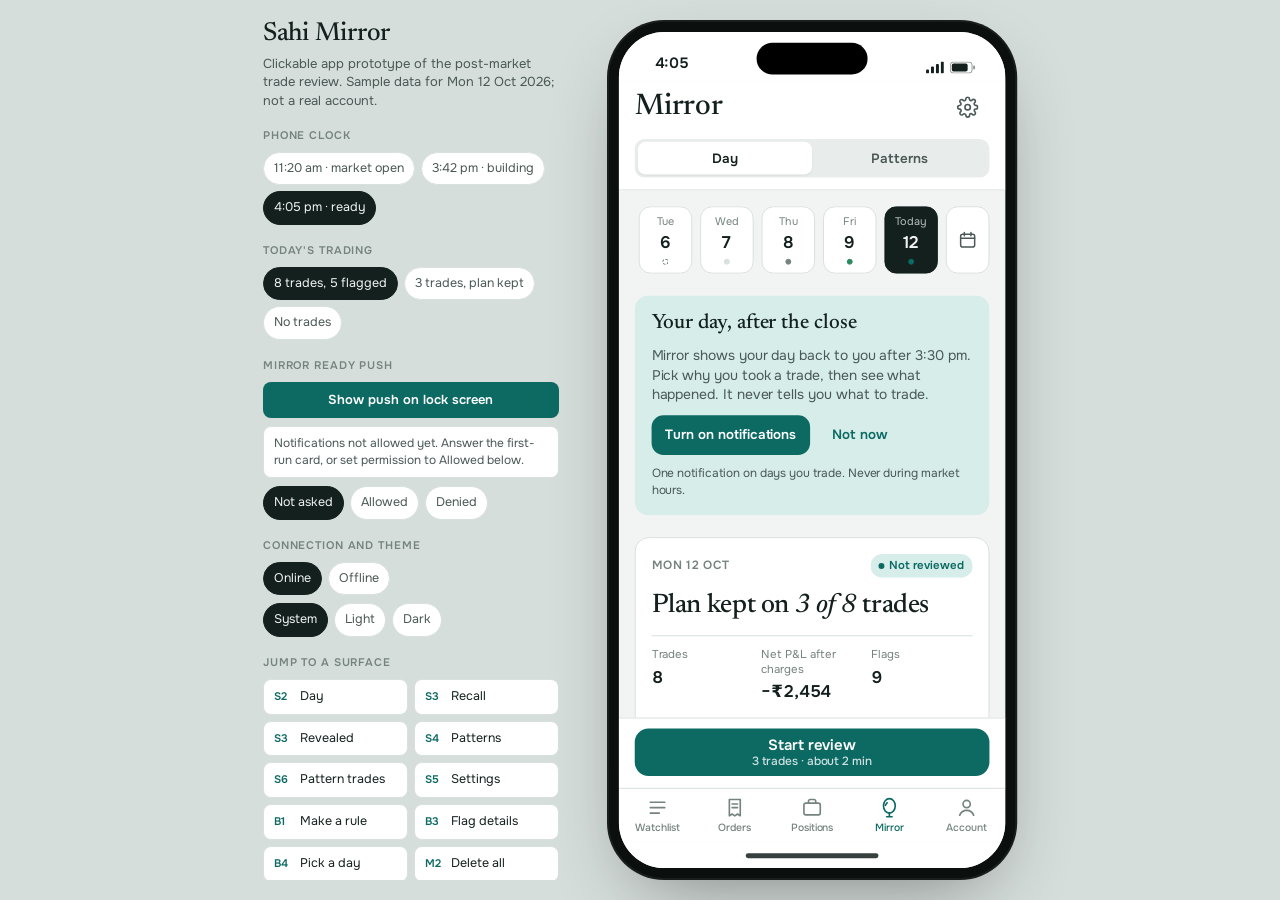
<file: prototype/index.html>
<!doctype html>
<html lang="en">
<head>
<meta charset="utf-8">
<meta name="viewport" content="width=device-width, initial-scale=1, viewport-fit=cover">
<title>Sahi Mirror App</title>
<link rel="preconnect" href="https://fonts.googleapis.com">
<link rel="preconnect" href="https://fonts.gstatic.com" crossorigin>
<link rel="stylesheet" href="https://fonts.googleapis.com/css2?family=Onest:wght@400;500;600;700&family=Newsreader:ital,opsz,wght@0,6..72,500;1,6..72,500&display=swap">
<style>
/* Layout: a demo rail on the left and a 390x844 phone on the right; on a real phone the app fills the screen and the rail becomes a sheet.
   Palette: after-the-close dusk. Teal-ink accent for actions, tinted neutrals, flags in neutral chips (never red). */
:root {
  --stage: #D6DEDB;
  --bg: #F1F4F3;
  --surface: #FFFFFF;
  --surface-2: #E8EDEB;
  --ink: #13201E;
  --ink-2: #4A5856;
  --ink-3: #75837F;
  --line: #D9E1DE;
  --accent: #0C6A63;
  --accent-ink: #FFFFFF;
  --accent-soft: #D6EDE9;
  --chip: #E5EBE9;
  --chip-ink: #2A3836;
  --up: #2C8A5F;
  --down: #BF5640;
  --stop: #8C6B12;
  --mask: rgba(19, 32, 30, .045);
  --hatch: rgba(19, 32, 30, .10);
  --scrim: rgba(8, 14, 13, .45);
  --warn-bg: #FBF0D3;
  --warn-ink: #5A4204;
  --danger: #B3261E;
  --device: #0B0F0E;
  --lock-a: #1C3A37;
  --lock-b: #0B1514;
  --font-ui: 'Onest', ui-sans-serif, system-ui, -apple-system, 'Segoe UI', Roboto, 'Helvetica Neue', Arial, sans-serif;
  --font-display: 'Newsreader', 'Iowan Old Style', 'Palatino Linotype', Georgia, serif;
  --r-sm: 8px;
  --r-md: 14px;
  --r-lg: 22px;
}
@media (prefers-color-scheme: dark) {
  :root:not([data-theme="light"]) {
    --stage: #070B0A; --bg: #0C1211; --surface: #141C1B; --surface-2: #1B2524; --ink: #E3EBE9; --ink-2: #A4B2AF; --ink-3: #6F7E7B; --line: #24302E;
    --accent: #5CC1B6; --accent-ink: #04211E; --accent-soft: #15332F; --chip: #213029; --chip-ink: #CFDBD8;
    --up: #4DB488; --down: #E07B63; --stop: #D4B45C; --mask: rgba(227, 235, 233, .035); --hatch: rgba(227, 235, 233, .09); --scrim: rgba(0, 0, 0, .62);
    --warn-bg: #362D14; --warn-ink: #F0D78E; --danger: #F28A80; --device: #000; --lock-a: #17302D; --lock-b: #050909;
    color-scheme: dark;
  }
}
:root[data-theme="dark"] {
  --stage: #070B0A; --bg: #0C1211; --surface: #141C1B; --surface-2: #1B2524; --ink: #E3EBE9; --ink-2: #A4B2AF; --ink-3: #6F7E7B; --line: #24302E;
  --accent: #5CC1B6; --accent-ink: #04211E; --accent-soft: #15332F; --chip: #213029; --chip-ink: #CFDBD8;
  --up: #4DB488; --down: #E07B63; --stop: #D4B45C; --mask: rgba(227, 235, 233, .035); --hatch: rgba(227, 235, 233, .09); --scrim: rgba(0, 0, 0, .62);
  --warn-bg: #362D14; --warn-ink: #F0D78E; --danger: #F28A80; --device: #000; --lock-a: #17302D; --lock-b: #050909;
  color-scheme: dark;
}

* { box-sizing: border-box; }
html, body { height: 100%; }
body { margin: 0; background: var(--stage); color: var(--ink); font: 14px/1.42 var(--font-ui); -webkit-font-smoothing: antialiased; }
button { font: inherit; color: inherit; background: none; border: 0; padding: 0; cursor: pointer; text-align: inherit; }
button:disabled { cursor: not-allowed; }
:focus-visible { outline: 2px solid var(--accent); outline-offset: 2px; }
.num { font-variant-numeric: tabular-nums; }

/* ---------- stage ---------- */
.stage { min-height: 100%; display: flex; align-items: center; justify-content: center; gap: 44px; padding-block: 20px; padding-inline: 24px; }
.demo { width: 300px; flex: none; align-self: stretch; display: flex; flex-direction: column; gap: 18px; max-height: calc(100vh - 40px); overflow-y: auto; padding-right: 4px; }
.demo h1 { font: 500 26px/1.1 var(--font-display); margin: 0; letter-spacing: -.01em; text-wrap: balance; }
.demo .lede { margin: 6px 0 0; color: var(--ink-2); font-size: 13px; }
.dgroup { display: flex; flex-direction: column; gap: 8px; }
.dgroup > .dlabel { font-size: 11px; font-weight: 600; letter-spacing: .08em; text-transform: uppercase; color: var(--ink-3); }
.dseg { display: flex; flex-wrap: wrap; gap: 6px; }
.dseg button { padding: 7px 10px; border-radius: 999px; border: 1px solid var(--line); background: var(--surface); font-size: 12.5px; color: var(--ink-2); }
.dseg button[aria-pressed="true"] { background: var(--ink); color: var(--bg); border-color: var(--ink); }
.dnote { font-size: 12px; color: var(--ink-2); background: var(--surface); border: 1px solid var(--line); border-radius: var(--r-sm); padding: 8px 10px; }
.djump { display: grid; grid-template-columns: 1fr 1fr; gap: 6px; }
.djump button { padding: 8px 10px; border-radius: var(--r-sm); background: var(--surface); border: 1px solid var(--line); font-size: 12.5px; display: flex; gap: 6px; align-items: baseline; }
.djump button b { font-weight: 600; color: var(--accent); font-size: 11px; min-width: 20px; }
.dbtn { padding: 9px 12px; border-radius: var(--r-sm); background: var(--accent); color: var(--accent-ink); font-weight: 600; font-size: 13px; text-align: center; }
.dbtn.ghost { background: transparent; color: var(--ink-2); border: 1px solid var(--line); }
.dfoot { font-size: 11.5px; color: var(--ink-3); }
.demo-fab { display: none; }
.device-wrap { flex: none; position: relative; }
.device { width: 414px; height: 868px; padding: 12px; border-radius: 58px; background: var(--device); box-shadow: 0 30px 80px -30px rgba(0,0,0,.45), inset 0 0 0 2px rgba(255,255,255,.06); transform-origin: top left; position: absolute; top: 0; left: 0; }
.phone { position: relative; width: 100%; height: 100%; border-radius: 46px; overflow: hidden; background: var(--bg); display: flex; flex-direction: column; isolation: isolate; }

/* ---------- phone chrome ---------- */
.statusbar { height: 50px; flex: none; display: flex; align-items: flex-end; justify-content: space-between; padding: 0 30px 8px 36px; font-weight: 600; font-size: 15px; background: var(--surface); position: relative; z-index: 3; }
.statusbar .island { position: absolute; left: 50%; top: 11px; transform: translateX(-50%); width: 112px; height: 32px; border-radius: 20px; background: #000; }
.statusbar .sys { display: flex; gap: 6px; align-items: center; }
.statusbar svg { display: block; }
.view { flex: 1; min-height: 0; display: flex; flex-direction: column; position: relative; }
.screens { flex: 1; min-height: 0; position: relative; }
.tabbar { flex: none; display: grid; grid-template-columns: repeat(5, 1fr); background: var(--surface); border-top: 1px solid var(--line); padding-top: 6px; position: relative; z-index: 3; }
.tab { display: flex; flex-direction: column; align-items: center; gap: 3px; font-size: 10.5px; font-weight: 500; color: var(--ink-3); padding: 2px 0 4px; position: relative; min-height: 48px; }
.tab[aria-current="page"] { color: var(--accent); }
.tab .dot { position: absolute; top: 1px; left: calc(50% + 9px); width: 8px; height: 8px; border-radius: 50%; background: var(--accent); box-shadow: 0 0 0 2px var(--surface); }
.home-ind { height: 26px; flex: none; background: var(--surface); display: flex; align-items: center; justify-content: center; position: relative; z-index: 3; }
.home-ind span { width: 134px; height: 5px; border-radius: 3px; background: var(--ink); opacity: .85; }

/* ---------- screens ---------- */
.screen { position: absolute; inset: 0; display: flex; flex-direction: column; background: var(--bg); }
.screen.enter { animation: slideIn .3s cubic-bezier(.2, .8, .2, 1); }
.screen.fade { animation: fadeIn .2s ease-out; }
@keyframes slideIn { from { transform: translateX(36%); opacity: .4; } to { transform: none; opacity: 1; } }
@keyframes fadeIn { from { opacity: 0; } to { opacity: 1; } }
.scroll { flex: 1; min-height: 0; overflow-y: auto; overscroll-behavior: contain; scrollbar-width: none; }
.scroll::-webkit-scrollbar { display: none; }
.content { padding: 4px 16px 28px; display: flex; flex-direction: column; gap: 22px; }

.nav { flex: none; background: var(--surface); border-bottom: 1px solid var(--line); padding: 6px 8px 10px; display: grid; grid-template-columns: 44px 1fr auto; align-items: center; gap: 4px; min-height: 56px; }
.nav .back { width: 44px; height: 44px; display: grid; place-items: center; border-radius: 50%; color: var(--accent); }
.nav .ttl { min-width: 0; text-align: center; }
.nav .ttl b { display: block; font-size: 15.5px; font-weight: 600; white-space: nowrap; overflow: hidden; text-overflow: ellipsis; }
.nav .ttl span { display: block; font-size: 12px; color: var(--ink-3); }
.nav .right { min-width: 44px; display: flex; justify-content: flex-end; padding-right: 6px; }
.pill { font-size: 12px; font-weight: 600; padding: 4px 9px; border-radius: 999px; background: var(--accent-soft); color: var(--accent); white-space: nowrap; }

.mhead { flex: none; background: var(--surface); border-bottom: 1px solid var(--line); padding: 4px 16px 12px; display: flex; flex-direction: column; gap: 10px; }
.mhead .row1 { display: flex; align-items: center; justify-content: space-between; }
.mhead h1 { margin: 0; font: 500 30px/1.1 var(--font-display); letter-spacing: -.01em; }
.iconbtn { width: 44px; height: 44px; display: grid; place-items: center; border-radius: 50%; color: var(--ink-2); }
.iconbtn:active { background: var(--surface-2); }
.seg { display: grid; grid-auto-flow: column; grid-auto-columns: 1fr; background: var(--surface-2); border-radius: 10px; padding: 3px; }
.seg button { padding: 7px 0; border-radius: 8px; font-weight: 600; font-size: 13.5px; text-align: center; color: var(--ink-2); }
.seg button[aria-selected="true"] { background: var(--surface); color: var(--ink); box-shadow: 0 1px 2px rgba(0,0,0,.08); }
.seg.sm button { font-size: 12px; padding: 5px 0; }

.strip-wrap { display: flex; align-items: stretch; gap: 8px; margin: 0 -16px; padding: 12px 16px 0; }
.strip { display: flex; gap: 8px; overflow-x: auto; scrollbar-width: none; flex: 1; min-width: 0; scroll-padding: 0 8px; }
.strip::-webkit-scrollbar { display: none; }
.dchip { flex: none; width: 54px; padding: 7px 0 8px; border-radius: 12px; border: 1px solid var(--line); background: var(--surface); display: flex; flex-direction: column; align-items: center; gap: 1px; }
.dchip small { font-size: 11px; color: var(--ink-3); }
.dchip b { font-size: 17px; font-weight: 600; }
.dchip i { width: 6px; height: 6px; border-radius: 50%; margin-top: 3px; background: transparent; border: 1.5px solid var(--ink-3); }
.dchip i.s-rev { background: var(--ink-3); }
.dchip i.s-plan { background: var(--up); border-color: var(--up); }
.dchip i.s-open { border-color: var(--accent); background: var(--accent); }
.dchip i.s-skip { border-style: dashed; }
.dchip i.s-none { border-color: transparent; background: var(--line); }
.dchip[aria-pressed="true"] { background: var(--ink); border-color: var(--ink); color: var(--bg); }
.dchip[aria-pressed="true"] small { color: inherit; opacity: .75; }
.dchip:disabled { opacity: .55; }
.dchip .opens { font-size: 9.5px; line-height: 1.1; text-align: center; color: var(--ink-3); margin-top: 2px; }
.calbtn { flex: none; width: 44px; border-radius: 12px; border: 1px solid var(--line); background: var(--surface); display: grid; place-items: center; color: var(--ink-2); }

/* ---------- cards and sections ---------- */
.card { background: var(--surface); border-radius: var(--r-md); border: 1px solid var(--line); }
.sec { display: flex; flex-direction: column; gap: 10px; }
.sec-h { display: flex; align-items: baseline; justify-content: space-between; gap: 8px; }
.sec-h h3 { margin: 0; font-size: 12px; font-weight: 600; letter-spacing: .08em; text-transform: uppercase; color: var(--ink-3); }
.quiet { color: var(--ink-3); font-size: 12px; }
.note { background: var(--warn-bg); color: var(--warn-ink); border-radius: var(--r-sm); padding: 10px 12px; font-size: 13px; }

.daycard { padding: 16px; display: flex; flex-direction: column; gap: 14px; }
.daycard .top { display: flex; justify-content: space-between; align-items: center; gap: 8px; }
.eyebrow { font-size: 12px; font-weight: 600; letter-spacing: .06em; text-transform: uppercase; color: var(--ink-3); }
.headline { margin: 0; font: 500 27px/1.12 var(--font-display); letter-spacing: -.01em; text-wrap: balance; }
.headline em { font-style: italic; }
.vals { display: grid; grid-template-columns: repeat(3, minmax(0, 1fr)); gap: 8px; margin: 0; border-top: 1px solid var(--line); padding-top: 12px; }
.vals div { min-width: 0; }
.vals dt { font-size: 11.5px; color: var(--ink-3); line-height: 1.25; }
.vals dd { margin: 3px 0 0; font-size: 17px; font-weight: 600; font-variant-numeric: tabular-nums; }
.daycard .foot { display: flex; justify-content: space-between; align-items: center; gap: 8px; }

.status { display: inline-flex; align-items: center; gap: 5px; font-size: 11.5px; font-weight: 600; padding: 3px 8px 3px 7px; border-radius: 999px; white-space: nowrap; border: 1px solid transparent; }
.status::before { content: ""; width: 6px; height: 6px; border-radius: 50%; background: currentColor; }
.status.s-open { color: var(--accent); background: var(--accent-soft); }
.status.s-rev { color: var(--ink-2); background: var(--surface-2); }
.status.s-plan { color: var(--up); background: color-mix(in srgb, var(--up) 14%, transparent); }
.status.s-skip { color: var(--ink-3); border-color: var(--line); border-style: dashed; }
.status.s-skip::before { background: transparent; border: 1.5px dashed currentColor; width: 5px; height: 5px; }
.status.s-none { color: var(--ink-3); background: var(--surface-2); }

.fchip { display: inline-flex; align-items: center; gap: 6px; min-height: 30px; padding: 4px 10px 4px 8px; border-radius: 999px; background: var(--chip); color: var(--chip-ink); font-size: 12.5px; font-weight: 500; border: 1px solid transparent; white-space: nowrap; }
.fchip svg { flex: none; opacity: .7; }
button.fchip:active { border-color: var(--line); }
.fchip.ro { cursor: default; }
.chips { display: flex; flex-wrap: wrap; gap: 6px; }
.more { font-size: 12px; color: var(--ink-3); align-self: center; }

.tcard { width: 100%; display: flex; flex-direction: column; gap: 8px; padding: 14px; border-radius: var(--r-md); background: var(--surface); border: 1px solid var(--line); }
.tcard .r1 { display: flex; justify-content: space-between; gap: 8px; align-items: flex-start; }
.tcard .inst { font-weight: 600; font-size: 14.5px; min-width: 0; }
.tcard .sub { font-size: 12.5px; color: var(--ink-2); }
.tcard .r3 { display: flex; justify-content: space-between; align-items: center; gap: 8px; min-height: 30px; }
.hiddenline { display: inline-flex; align-items: center; gap: 6px; font-size: 12.5px; color: var(--ink-3); }
.pnl { font-weight: 600; font-variant-numeric: tabular-nums; white-space: nowrap; }

.list { list-style: none; margin: 0; padding: 0; overflow: hidden; }
.list li + li { border-top: 1px solid var(--line); }
.row { width: 100%; display: grid; grid-template-columns: 52px minmax(0, 1fr) auto; gap: 10px; align-items: center; padding: 11px 14px; min-height: 60px; }
.row .lead { font-size: 13px; font-weight: 600; font-variant-numeric: tabular-nums; line-height: 1.1; }
.row .lead small { display: block; font-size: 10.5px; color: var(--ink-3); font-weight: 500; }
.row .main { min-width: 0; }
.row .t { display: block; font-size: 13.5px; font-weight: 500; white-space: nowrap; overflow: hidden; text-overflow: ellipsis; }
.row .s { display: flex; gap: 6px; align-items: center; font-size: 12px; color: var(--ink-3); margin-top: 2px; flex-wrap: wrap; }
.row .trail { text-align: right; display: flex; flex-direction: column; align-items: flex-end; gap: 3px; }
.row .trail .pnl { font-size: 13.5px; }
.row .trail .pnl.hid { color: var(--ink-3); font-weight: 500; }
.fcount { font-size: 11px; color: var(--chip-ink); background: var(--chip); border-radius: 999px; padding: 1px 7px; }

.rules { padding: 4px 14px; }
.rrow { padding: 12px 0; display: flex; flex-direction: column; gap: 4px; }
.rrow + .rrow { border-top: 1px solid var(--line); }
.rrow .rt { font-weight: 500; }
.rrow .rr { font-size: 13px; color: var(--ink-2); font-variant-numeric: tabular-nums; }
.link { color: var(--accent); font-weight: 600; font-size: 13px; padding: 6px 0; align-self: flex-start; }

.firstrun { padding: 16px; display: flex; flex-direction: column; gap: 10px; background: var(--accent-soft); border-color: transparent; }
.firstrun h3 { margin: 0; font: 500 21px/1.15 var(--font-display); }
.firstrun p { margin: 0; color: var(--ink-2); }
.firstrun .acts { display: flex; gap: 8px; align-items: center; flex-wrap: wrap; }

.empty { padding: 28px 18px; text-align: center; display: flex; flex-direction: column; gap: 10px; align-items: center; }
.empty h3 { margin: 0; font: 500 22px/1.2 var(--font-display); text-wrap: balance; }
.empty p { margin: 0; color: var(--ink-2); max-width: 30ch; }
.building { padding: 18px 16px; display: flex; gap: 12px; align-items: center; }
.spin { width: 22px; height: 22px; border-radius: 50%; border: 2.5px solid var(--line); border-top-color: var(--accent); animation: spin .9s linear infinite; flex: none; }
@keyframes spin { to { transform: rotate(360deg); } }

/* ---------- buttons ---------- */
.btn { min-height: 48px; padding: 0 18px; border-radius: 14px; font-weight: 600; font-size: 15px; display: inline-flex; align-items: center; justify-content: center; gap: 8px; text-align: center; }
.btn.sm { min-height: 40px; font-size: 13.5px; padding: 0 14px; border-radius: 12px; }
.btn.primary { background: var(--accent); color: var(--accent-ink); }
.btn.secondary { background: var(--surface); color: var(--ink); border: 1px solid var(--line); }
.btn.tertiary { color: var(--accent); }
.btn.danger { color: var(--danger); }
.btn.full { width: 100%; }
.btn:disabled { opacity: .45; }
.btn .sub { font-weight: 500; font-size: 12px; opacity: .8; }
.btn.stack { flex-direction: column; gap: 0; line-height: 1.2; padding: 6px 18px; }

.sticky { flex: none; background: var(--surface); border-top: 1px solid var(--line); padding: 10px 16px 12px; display: flex; flex-direction: column; gap: 4px; }
.sticky .pair { display: grid; grid-template-columns: minmax(0, 1fr) minmax(0, 1fr); gap: 10px; }
.sticky .helper { font-size: 12px; color: var(--ink-3); text-align: center; }

/* ---------- trade reflection ---------- */
.chartp { background: var(--surface); border-bottom: 1px solid var(--line); padding: 10px 16px 12px; display: flex; flex-direction: column; gap: 8px; }
.chartp .top { display: flex; justify-content: space-between; align-items: center; gap: 10px; }
.chartp .seg { width: 190px; }
.chartp .legend { font-size: 11.5px; color: var(--ink-3); }
.chart { position: relative; touch-action: pan-y; user-select: none; -webkit-user-select: none; }
.chart svg { display: block; width: 100%; height: auto; }
.cu { fill: var(--up); } .cd { fill: var(--down); }
.wu { stroke: var(--up); } .wd { stroke: var(--down); }
.cgrid { stroke: var(--line); stroke-width: 1; }
.ct { fill: var(--ink-3); font: 500 9.5px var(--font-ui); font-variant-numeric: tabular-nums; }
.cstop { stroke: var(--stop); stroke-width: 1.3; stroke-dasharray: 4 3; fill: none; }
.cstopt { fill: var(--stop); font: 600 9.5px var(--font-ui); }
.cmark { fill: var(--accent); stroke: var(--surface); stroke-width: 2; }
.cmark2 { fill: var(--surface); stroke: var(--ink); stroke-width: 2; }
.cmt { fill: var(--ink); font: 600 10px var(--font-ui); paint-order: stroke; stroke: var(--surface); stroke-width: 3px; stroke-linejoin: round; }
.cmtbg { fill: var(--surface); opacity: .85; }
.cmask { fill: var(--mask); }
.chatch { stroke: var(--hatch); stroke-width: 1; }
.cmaskt { fill: var(--ink-2); font: 500 11px var(--font-ui); paint-order: stroke; stroke: var(--surface); stroke-width: 3px; }
.cdiam { fill: var(--stop); stroke: var(--surface); stroke-width: 1.5; }
.cx { stroke: var(--ink-2); stroke-width: 1; stroke-dasharray: 2 2; }
.ctip { position: absolute; top: 0; transform: translateX(-50%); background: var(--ink); color: var(--bg); font-size: 11px; font-weight: 600; padding: 3px 7px; border-radius: 6px; pointer-events: none; white-space: nowrap; font-variant-numeric: tabular-nums; }

.facts { display: grid; grid-template-columns: 1fr 1fr; gap: 0; padding: 0; }
.facts div { padding: 10px 14px; min-width: 0; }
.facts div:nth-child(n+3) { border-top: 1px solid var(--line); }
.facts div:nth-child(odd) { border-right: 1px solid var(--line); }
.facts dt { font-size: 11.5px; color: var(--ink-3); }
.facts dd { margin: 2px 0 0; font-weight: 600; font-variant-numeric: tabular-nums; }
.facts .new { animation: reveal .5s ease-out both; }
@keyframes reveal { from { opacity: 0; transform: translateY(4px); } to { opacity: 1; transform: none; } }

.recall { padding: 16px; display: flex; flex-direction: column; gap: 12px; }
.recall h2 { margin: 0; font: 500 24px/1.15 var(--font-display); text-wrap: balance; }
.rchips { display: grid; grid-template-columns: repeat(3, minmax(0, 1fr)); gap: 8px; }
.rchip { min-height: 48px; border-radius: 12px; border: 1.5px solid var(--line); background: var(--surface); font-weight: 600; font-size: 14px; display: flex; flex-direction: column; align-items: center; justify-content: center; gap: 1px; padding: 4px 6px; text-align: center; }
.rchip small { font-size: 10px; font-weight: 600; color: var(--accent); letter-spacing: .02em; }
.rchip[aria-checked="true"] { border-color: var(--accent); background: var(--accent-soft); color: var(--ink); }
.helper { font-size: 12.5px; color: var(--ink-3); display: flex; gap: 6px; align-items: center; }

.reveal { display: flex; flex-direction: column; gap: 14px; animation: reveal .5s ease-out both; }
.blk-h { margin: 0 0 8px; font-size: 12px; font-weight: 600; letter-spacing: .08em; text-transform: uppercase; color: var(--ink-3); }
.saiddid { padding: 0; }
.saiddid .said { padding: 12px 14px; display: flex; justify-content: space-between; align-items: baseline; gap: 10px; border-bottom: 1px solid var(--line); }
.saiddid .lbl { font-size: 12px; font-weight: 600; letter-spacing: .06em; text-transform: uppercase; color: var(--ink-3); }
.saiddid .said .v { font: 500 20px/1.1 var(--font-display); }
.saiddid .did { padding: 12px 14px; display: flex; flex-direction: column; gap: 8px; }
.tl { list-style: none; margin: 0; padding: 0; display: flex; flex-direction: column; gap: 0; }
.tl li { display: grid; grid-template-columns: 62px 14px minmax(0, 1fr); gap: 6px; align-items: start; font-size: 13.5px; position: relative; padding-bottom: 10px; }
.tl li:last-child { padding-bottom: 0; }
.tl time { font-size: 12px; color: var(--ink-3); font-variant-numeric: tabular-nums; padding-top: 1px; }
.tl .dot { width: 9px; height: 9px; border-radius: 50%; border: 2px solid var(--ink-3); background: var(--surface); margin-top: 4px; position: relative; z-index: 1; }
.tl li:not(:last-child)::after { content: ""; position: absolute; left: 72px; top: 13px; bottom: -3px; width: 1.5px; background: var(--line); }
.tl li.key .dot { border-color: var(--stop); background: var(--stop); }

.obs { padding: 14px; display: flex; flex-direction: column; gap: 10px; }
.obs .lab { display: flex; gap: 6px; align-items: center; font-size: 11.5px; color: var(--ink-3); }
.obs .txt { margin: 0; font: 500 18.5px/1.38 var(--font-display); text-wrap: pretty; }
.obs .acts { display: flex; gap: 2px; align-items: center; margin: 0 -8px -6px; }
.obs .acts .sp { flex: 1; }
.obs .acts button { width: 44px; height: 40px; display: grid; place-items: center; border-radius: 10px; color: var(--ink-3); }
.obs .acts button[aria-pressed="true"] { color: var(--accent); background: var(--accent-soft); }
.obs.hiddenobs .txt { font: 400 14px/1.4 var(--font-ui); color: var(--ink-2); }
.shimmer { height: 12px; border-radius: 6px; background: linear-gradient(90deg, var(--surface-2), var(--line), var(--surface-2)); background-size: 200% 100%; animation: sh 1.2s linear infinite; }
@keyframes sh { to { background-position: -200% 0; } }

.q { padding: 14px; display: flex; flex-direction: column; gap: 10px; }
.q .qt { margin: 0; font-weight: 600; font-size: 15px; }
.achips { display: flex; flex-wrap: wrap; gap: 6px; }
.achip { min-height: 40px; padding: 0 14px; border-radius: 999px; border: 1.5px solid var(--line); font-weight: 600; font-size: 13.5px; }
.achip[aria-checked="true"] { border-color: var(--accent); background: var(--accent-soft); }
.savedtag { font-size: 12px; color: var(--accent); font-weight: 600; display: inline-flex; align-items: center; gap: 4px; }
.note-in { width: 100%; min-height: 76px; resize: none; border-radius: 12px; border: 1.5px solid var(--line); background: var(--bg); color: var(--ink); font: 14px/1.4 var(--font-ui); padding: 10px 12px; }
.note-in:focus { outline: none; border-color: var(--accent); }
.note-meta { display: flex; justify-content: space-between; font-size: 12px; color: var(--ink-3); min-height: 16px; }

details.hist { padding: 0; }
details.hist summary { list-style: none; padding: 14px; display: flex; justify-content: space-between; align-items: center; cursor: pointer; font-weight: 600; }
details.hist summary::-webkit-details-marker { display: none; }
details.hist summary svg { transition: transform .2s; color: var(--ink-3); }
details.hist[open] summary svg { transform: rotate(180deg); }
details.hist ol { list-style: none; margin: 0; padding: 0 14px 12px; display: flex; flex-direction: column; gap: 8px; }
details.hist li { font-size: 13px; display: grid; grid-template-columns: 82px minmax(0, 1fr); gap: 8px; }
details.hist li time { color: var(--ink-3); font-variant-numeric: tabular-nums; font-size: 12px; padding-top: 1px; }

.ruleon { display: flex; align-items: center; gap: 6px; font-size: 12.5px; color: var(--ink-2); background: var(--surface-2); border-radius: 12px; padding: 8px 10px; min-height: 48px; }

/* ---------- patterns ---------- */
.summary h2 { margin: 0; font: 500 23px/1.2 var(--font-display); text-wrap: balance; }
.pcard { padding: 14px; display: flex; flex-direction: column; gap: 12px; }
.pcard .vals { border-top: 0; padding-top: 0; }
.pcard .acts { display: flex; gap: 8px; align-items: center; justify-content: space-between; flex-wrap: wrap; }
.base { background: var(--surface-2); border-color: transparent; }
.base h3 { margin: 0; font-size: 15px; font-weight: 600; }
.bars { display: flex; flex-direction: column; gap: 6px; }
.bar { display: grid; grid-template-columns: 92px minmax(0, 1fr) 38px; gap: 8px; align-items: center; font-size: 11.5px; color: var(--ink-2); }
.bar .tr { display: block; height: 8px; border-radius: 4px; background: var(--surface-2); overflow: hidden; }
.bar .fl { display: block; height: 100%; border-radius: 4px; background: var(--ink-2); }
.bar.base-b .fl { background: var(--ink-3); opacity: .55; }
.bar .pc { text-align: right; font-variant-numeric: tabular-nums; font-weight: 600; }
.obsline { margin: 0; font: 500 16px/1.38 var(--font-display); }
.prog { display: grid; grid-template-columns: minmax(0, 1fr) 90px; gap: 10px; align-items: center; padding: 10px 14px; }
.prog + .prog { border-top: 1px solid var(--line); }
.prog .tr { display: block; height: 6px; border-radius: 3px; background: var(--surface-2); overflow: hidden; grid-column: 1 / -1; }
.prog .fl { display: block; height: 100%; background: var(--accent); border-radius: 3px; }
.prog .c { text-align: right; font-size: 12px; color: var(--ink-3); font-variant-numeric: tabular-nums; }
.rcard { padding: 14px; display: flex; flex-direction: column; gap: 8px; }
.rcard .rt { font-weight: 600; font-size: 15px; }
.rcard dl { display: grid; grid-template-columns: auto minmax(0, 1fr); gap: 4px 12px; margin: 0; font-size: 13px; }
.rcard dt { color: var(--ink-3); }
.rcard dd { margin: 0; font-variant-numeric: tabular-nums; }
.rcard .top { display: flex; justify-content: space-between; align-items: flex-start; gap: 8px; }
.dhead { position: sticky; top: 0; z-index: 1; background: var(--bg); padding: 8px 0 6px; font-size: 12px; font-weight: 600; letter-spacing: .06em; text-transform: uppercase; color: var(--ink-3); }

/* ---------- settings ---------- */
.group { display: flex; flex-direction: column; gap: 8px; }
.group > h3 { margin: 0 4px; font-size: 12px; font-weight: 600; letter-spacing: .08em; text-transform: uppercase; color: var(--ink-3); }
.group .card { overflow: hidden; }
.group .gnote { margin: 0 4px; font-size: 12px; color: var(--ink-3); }
.srow { padding: 12px 14px; display: flex; flex-direction: column; gap: 8px; }
.srow + .srow { border-top: 1px solid var(--line); }
.srow .r { display: flex; justify-content: space-between; align-items: center; gap: 12px; min-height: 32px; }
.srow .lab { font-weight: 500; }
.srow .help { font-size: 12.5px; color: var(--ink-3); }
.srow.dis { opacity: .5; }
.srow .ctrls { display: flex; gap: 12px; flex-wrap: wrap; align-items: center; }
.srow .saved { font-size: 12px; color: var(--accent); font-weight: 600; }
.srow .err { font-size: 12.5px; color: var(--danger); }
.switch { width: 51px; height: 31px; border-radius: 16px; background: var(--line); position: relative; flex: none; transition: background .2s; }
.switch::after { content: ""; position: absolute; top: 2px; left: 2px; width: 27px; height: 27px; border-radius: 50%; background: #fff; box-shadow: 0 1px 3px rgba(0,0,0,.25); transition: transform .2s; }
.switch[aria-checked="true"] { background: var(--accent); }
.switch[aria-checked="true"]::after { transform: translateX(20px); }
.stepper { display: inline-grid; grid-template-columns: 40px minmax(52px, auto) 40px; align-items: center; border: 1px solid var(--line); border-radius: 12px; overflow: hidden; background: var(--bg); }
.stepper button { height: 38px; display: grid; place-items: center; color: var(--accent); font-size: 18px; font-weight: 600; }
.stepper button:disabled { color: var(--ink-3); opacity: .5; }
.stepper output { text-align: center; font-weight: 600; font-variant-numeric: tabular-nums; padding: 0 6px; }
.stepper.lg { grid-template-columns: 56px minmax(80px, auto) 56px; border-radius: 14px; }
.stepper.lg button { height: 52px; font-size: 22px; }
.stepper.lg output { font-size: 22px; }
.timein { height: 40px; border-radius: 12px; border: 1px solid var(--line); background: var(--bg); color: var(--ink); font: 600 15px var(--font-ui); padding: 0 10px; }
.check { display: flex; align-items: center; gap: 12px; padding: 12px 14px; width: 100%; min-height: 48px; }
.check + .check { border-top: 1px solid var(--line); }
.check .box { width: 22px; height: 22px; border-radius: 6px; border: 2px solid var(--ink-3); display: grid; place-items: center; color: var(--accent-ink); flex: none; }
.check[aria-checked="true"] .box { background: var(--accent); border-color: var(--accent); }
.dangerrow { padding: 14px; display: flex; flex-direction: column; gap: 4px; align-items: flex-start; }

/* ---------- banners and overlays ---------- */
.banner { flex: none; margin: 8px 10px 0; padding: 12px 10px 12px 14px; border-radius: 14px; background: var(--ink); color: var(--bg); display: grid; grid-template-columns: minmax(0, 1fr) auto auto; gap: 6px; align-items: center; position: relative; z-index: 2; }
.banner.anim { animation: drop .35s cubic-bezier(.2,.8,.2,1); }
.banner b { display: block; font-size: 14px; }
.banner span { font-size: 12.5px; opacity: .8; }
.banner .open { background: var(--accent); color: var(--accent-ink); font-weight: 600; font-size: 13px; padding: 8px 12px; border-radius: 10px; white-space: nowrap; }
.banner .x { width: 36px; height: 36px; display: grid; place-items: center; opacity: .75; }
@keyframes drop { from { transform: translateY(-14px); opacity: 0; } to { transform: none; opacity: 1; } }
.offline { flex: none; padding: 7px 14px; font-size: 12.5px; font-weight: 500; background: var(--warn-bg); color: var(--warn-ink); display: flex; gap: 8px; align-items: center; justify-content: center; position: relative; z-index: 2; }

.snack { position: absolute; left: 12px; right: 12px; z-index: 20; background: var(--ink); color: var(--bg); border-radius: 12px; padding: 12px 14px; display: flex; gap: 12px; align-items: center; justify-content: space-between; font-size: 13.5px; box-shadow: 0 10px 30px -10px rgba(0,0,0,.4); }
.snack.anim { animation: up .3s cubic-bezier(.2,.8,.2,1); }
.snack button { color: var(--accent); font-weight: 700; padding: 4px 6px; filter: brightness(1.25); }
@keyframes up { from { transform: translateY(16px); opacity: 0; } to { transform: none; opacity: 1; } }

.scrim { position: absolute; inset: 0; background: var(--scrim); z-index: 30; }
.scrim.anim { animation: fadeIn .2s ease-out; }
.sheet { position: absolute; left: 0; right: 0; bottom: 0; z-index: 31; background: var(--surface); border-radius: 22px 22px 0 0; padding: 8px 16px 30px; max-height: 88%; overflow-y: auto; display: flex; flex-direction: column; gap: 14px; }
.sheet.anim { animation: sheetUp .32s cubic-bezier(.2,.8,.2,1); }
@keyframes sheetUp { from { transform: translateY(100%); } to { transform: none; } }
.grab { width: 38px; height: 5px; border-radius: 3px; background: var(--line); align-self: center; flex: none; }
.sheet .sh { display: flex; justify-content: space-between; align-items: center; gap: 8px; }
.sheet .sh h2 { margin: 0; font-size: 18px; font-weight: 600; }
.sentence { margin: 0; font: 500 25px/1.25 var(--font-display); text-wrap: balance; }
.sentence mark { white-space: nowrap; background: var(--accent-soft); color: var(--accent); border-radius: 6px; padding: 0 5px; }
.notice { background: var(--surface-2); border-radius: 12px; padding: 12px; font-size: 13.5px; display: flex; flex-direction: column; gap: 8px; }
.actsheet { display: flex; flex-direction: column; }
.actsheet button { padding: 15px 4px; font-size: 16px; font-weight: 500; border-top: 1px solid var(--line); text-align: left; min-height: 52px; }
.actsheet button:first-child { border-top: 0; }
.cal { display: grid; grid-template-columns: repeat(7, minmax(0, 1fr)); gap: 4px; text-align: center; }
.cal .wd { font-size: 11px; color: var(--ink-3); padding: 4px 0; }
.cal button, .cal span.d { height: 44px; border-radius: 12px; display: flex; flex-direction: column; align-items: center; justify-content: center; gap: 2px; font-weight: 600; font-variant-numeric: tabular-nums; }
.cal span.d { color: var(--ink-3); opacity: .45; font-weight: 500; }
.cal button[aria-pressed="true"] { background: var(--ink); color: var(--bg); }
.cal button i { width: 5px; height: 5px; border-radius: 50%; background: var(--accent); }
.cal button i.s-rev { background: var(--ink-3); } .cal button i.s-plan { background: var(--up); } .cal button i.s-skip { background: transparent; border: 1px dashed var(--ink-3); } .cal button i.s-none { background: transparent; }
.calnav { display: flex; justify-content: space-between; align-items: center; }
.calnav b { font-size: 15px; }
.legendrow { display: flex; flex-wrap: wrap; gap: 6px 12px; font-size: 11.5px; color: var(--ink-3); }

.alert { position: absolute; z-index: 41; left: 50%; top: 50%; transform: translate(-50%, -50%); width: 280px; background: var(--surface); border-radius: 16px; text-align: center; overflow: hidden; box-shadow: 0 20px 60px -20px rgba(0,0,0,.5); }
.alert.anim { animation: pop .22s ease-out; }
@keyframes pop { from { transform: translate(-50%, -50%) scale(1.08); opacity: 0; } to { transform: translate(-50%, -50%); opacity: 1; } }
.alert .ab { padding: 18px 16px 14px; display: flex; flex-direction: column; gap: 6px; }
.alert h2 { margin: 0; font-size: 16.5px; font-weight: 600; }
.alert p { margin: 0; font-size: 13px; color: var(--ink-2); }
.alert .aa { display: grid; grid-template-columns: 1fr 1fr; border-top: 1px solid var(--line); }
.alert .aa button { padding: 13px 8px; font-size: 16px; color: var(--accent); min-height: 46px; text-align: center; }
.alert .aa button + button { border-left: 1px solid var(--line); font-weight: 600; }
.alert .aa button.destr { color: var(--danger); }
.alert .err { color: var(--danger); font-size: 13px; }

.lock { position: absolute; inset: 0; z-index: 50; background: radial-gradient(120% 70% at 30% 10%, var(--lock-a), var(--lock-b)); color: #fff; display: flex; flex-direction: column; align-items: center; padding: 70px 14px 30px; gap: 4px; }
.lock.anim { animation: fadeIn .25s ease-out; }
.lock .ld { font-size: 17px; font-weight: 500; opacity: .85; }
.lock .lt { font: 600 84px/1 var(--font-ui); letter-spacing: -.03em; }
.lock .notif { margin-top: 38px; width: 100%; background: rgba(255,255,255,.16); backdrop-filter: blur(12px); border-radius: 18px; padding: 12px 14px; display: grid; grid-template-columns: 36px minmax(0, 1fr); gap: 10px; text-align: left; color: #fff; }
.lock.anim .notif { animation: drop .45s .25s cubic-bezier(.2,.8,.2,1) both; }
.lock .appic { width: 36px; height: 36px; border-radius: 9px; background: #0C6A63; display: grid; place-items: center; font-weight: 700; font-size: 17px; color: #fff; }
.lock .nh { display: flex; justify-content: space-between; font-size: 12.5px; opacity: .75; }
.lock .nt { display: block; font-weight: 600; font-size: 15px; }
.lock .nb { display: block; font-size: 14px; opacity: .92; }
.lock .lfoot { margin-top: auto; display: flex; flex-direction: column; align-items: center; gap: 10px; font-size: 12.5px; opacity: .8; }
.lock .clear { color: #fff; border: 1px solid rgba(255,255,255,.35); border-radius: 999px; padding: 7px 14px; }

/* ---------- Sahi-owned screens (simplified) ---------- */
.sahihead { flex: none; background: var(--surface); border-bottom: 1px solid var(--line); padding: 8px 16px 12px; }
.sahihead h1 { margin: 0; font-size: 22px; font-weight: 700; letter-spacing: -.01em; }
.sahihead p { margin: 2px 0 0; font-size: 12px; color: var(--ink-3); }
.prow { display: grid; grid-template-columns: minmax(0, 1fr) auto; gap: 10px; align-items: center; padding: 12px 14px; }
.prow .t { font-weight: 500; font-size: 13.5px; white-space: nowrap; overflow: hidden; text-overflow: ellipsis; display: block; }
.prow .s { font-size: 12px; color: var(--ink-3); }
.prow .rt { display: flex; align-items: center; gap: 10px; }
.reflect { display: inline-flex; align-items: center; gap: 5px; font-size: 13px; font-weight: 600; color: var(--accent); border: 1px solid var(--accent); border-radius: 999px; padding: 6px 11px; min-height: 34px; }
.owned { font-size: 11.5px; color: var(--ink-3); text-align: center; padding: 6px 0 0; }

@media (prefers-reduced-motion: reduce) {
  *, *::before, *::after { animation-duration: .001ms !important; animation-delay: 0s !important; transition-duration: .001ms !important; }
}

/* demo rail moves into a sheet on smaller screens */
@media (max-width: 920px) {
  .stage { gap: 0; }
  .demo { display: none; }
  .demo.open { display: flex; position: fixed; z-index: 100; left: 12px; right: 12px; bottom: 12px; top: auto; width: auto; max-height: 78%; background: var(--surface); border: 1px solid var(--line); border-radius: 18px; padding: 16px; box-shadow: 0 20px 60px -10px rgba(0,0,0,.4); }
  .demo-fab { display: block; position: fixed; z-index: 101; right: 12px; top: calc(50% - 22px); padding: 10px 12px; border-radius: 12px; background: var(--ink); color: var(--bg); font-weight: 600; font-size: 12.5px; opacity: .88; box-shadow: 0 6px 20px -6px rgba(0,0,0,.4); }
}
@media (max-width: 560px) {
  .stage { display: block; padding: 0; height: 100%; min-height: 0; }
  .device-wrap { width: 100% !important; height: 100% !important; }
  .device { position: static; width: 100%; height: 100%; padding: 0; border-radius: 0; transform: none !important; box-shadow: none; background: var(--bg); }
  .phone { border-radius: 0; }
  .statusbar, .home-ind { display: none; }
  .tabbar { padding-bottom: 4px; }
  .lock { padding-top: 40px; }
  .demo-fab { top: 38%; right: 0; padding: 12px 6px; border-radius: 10px 0 0 10px; writing-mode: vertical-rl; font-size: 11.5px; opacity: .8; }
}
</style>
</head>
<body>
<div class="stage">
  <aside class="demo" id="demo" aria-label="Prototype controls"></aside>
  <div class="device-wrap" id="deviceWrap">
    <div class="device" id="device"><div class="phone" id="app" aria-live="polite"></div></div>
  </div>
</div>
<button class="demo-fab" id="demoFab" type="button" aria-controls="demo" aria-expanded="false">Demo</button>
<noscript>This prototype needs JavaScript.</noscript>
<script>
'use strict';
/* =========================================================================
   Sahi Mirror app prototype. Sample data only: every trade, price and P&L
   below is generated for the demo and is not a real account.
   ========================================================================= */

// ---------- utilities ----------
const $ = (s, r = document) => r.querySelector(s);
const esc = s => String(s).replace(/[&<>"']/g, c => ({ '&': '&amp;', '<': '&lt;', '>': '&gt;', '"': '&quot;', "'": '&#39;' }[c]));
function hashStr(s) { let h = 2166136261; for (let i = 0; i < s.length; i++) { h ^= s.charCodeAt(i); h = Math.imul(h, 16777619); } return h >>> 0; }
function rng(seed) { let a = seed >>> 0; return () => { a = (a + 0x6D2B79F5) | 0; let t = Math.imul(a ^ (a >>> 15), 1 | a); t = (t + Math.imul(t ^ (t >>> 7), 61 | t)) ^ t; return ((t ^ (t >>> 14)) >>> 0) / 4294967296; }; }
function gauss(r) { let u = 0, v = 0; while (u === 0) u = r(); while (v === 0) v = r(); return Math.sqrt(-2 * Math.log(u)) * Math.cos(2 * Math.PI * v); }
const pick = (r, arr) => arr[Math.floor(r() * arr.length)];
const r05 = p => Math.round(p * 20) / 20;
const MINUS = '−';
const nf0 = new Intl.NumberFormat('en-IN', { maximumFractionDigits: 0 });
const nf2 = new Intl.NumberFormat('en-IN', { minimumFractionDigits: 2, maximumFractionDigits: 2 });
function inr(n, signed = true) { const v = Math.round(n); const s = '₹' + nf0.format(Math.abs(v)); if (!signed) return s; return (v < 0 ? MINUS : v > 0 ? '+' : '') + s; }
const px = p => nf2.format(p);
const pxS = p => (Math.abs(p - Math.round(p)) < 0.001 ? nf0.format(p) : nf2.format(p));
const fx = x => (Number.isInteger(x) ? String(x) : x.toFixed(1));
function tm(min) { const h = Math.floor(min / 60), m = min % 60; return (h % 12 || 12) + ':' + String(m).padStart(2, '0') + ' ' + (h >= 12 ? 'pm' : 'am'); }
function tmParts(min) { const s = tm(min).split(' '); return { t: s[0], ap: s[1] }; }
const hm = (h, m) => h * 60 + m;
const minWord = n => (n === 1 ? '1 minute' : n + ' minutes');
function dur(m) { if (m < 60) return m + ' min'; const h = Math.floor(m / 60), r = m % 60; return h + ' hr' + (r ? ' ' + r + ' min' : ''); }
const andJoin = a => (a.length < 2 ? a.join('') : a.slice(0, -1).join(', ') + ' and ' + a[a.length - 1]);
const vibrate = () => { try { navigator.vibrate && navigator.vibrate(12); } catch (e) { /* not available */ } };

// ---------- calendar ----------
const WD = ['Sun', 'Mon', 'Tue', 'Wed', 'Thu', 'Fri', 'Sat'];
const WDL = ['Sunday', 'Monday', 'Tuesday', 'Wednesday', 'Thursday', 'Friday', 'Saturday'];
const MO = ['Jan', 'Feb', 'Mar', 'Apr', 'May', 'Jun', 'Jul', 'Aug', 'Sep', 'Oct', 'Nov', 'Dec'];
const MOL = ['January', 'February', 'March', 'April', 'May', 'June', 'July', 'August', 'September', 'October', 'November', 'December'];
const dParse = s => { const [y, m, d] = s.split('-').map(Number); return new Date(Date.UTC(y, m - 1, d)); };
const dStr = d => d.toISOString().slice(0, 10);
const dAdd = (s, n) => { const d = dParse(s); d.setUTCDate(d.getUTCDate() + n); return dStr(d); };
const dLabel = s => { const d = dParse(s); return WD[d.getUTCDay()] + ' ' + d.getUTCDate() + ' ' + MO[d.getUTCMonth()]; };
const dLong = s => { const d = dParse(s); return WDL[d.getUTCDay()] + ' ' + d.getUTCDate() + ' ' + MOL[d.getUTCMonth()]; };
const TODAY = '2026-10-12';
const HOLIDAYS = new Set(['2026-09-14', '2026-10-02']);
const isTradingDay = s => { const w = dParse(s).getUTCDay(); return w !== 0 && w !== 6 && !HOLIDAYS.has(s); };
const EARLIEST = dAdd(TODAY, -90);
const TRADING_DAYS = (() => { const out = []; for (let s = '2026-06-15'; s <= TODAY; s = dAdd(s, 1)) if (isTradingDay(s)) out.push(s); return out; })();
const prevTradingDay = s => { const i = TRADING_DAYS.indexOf(s); return TRADING_DAYS[i - 1]; };
function niftyExpiry(s) { let d = s; while (dParse(d).getUTCDay() !== 2) d = dAdd(d, 1); return d; }
function bankExpiry(s) {
  const lastTue = (y, m) => { let d = new Date(Date.UTC(y, m + 1, 0)); while (d.getUTCDay() !== 2) d.setUTCDate(d.getUTCDate() - 1); return dStr(d); };
  const d = dParse(s); let e = lastTue(d.getUTCFullYear(), d.getUTCMonth());
  if (e < s) e = lastTue(d.getUTCFullYear(), d.getUTCMonth() + 1);
  return e;
}
const expLabel = s => { const d = dParse(s); return String(d.getUTCDate()).padStart(2, '0') + ' ' + MO[d.getUTCMonth()].toUpperCase(); };

// ---------- instruments and trades ----------
const EQ_PX = { RELIANCE: 1418, HDFCBANK: 982, INFY: 1526, SBIN: 862, TCS: 3110 };
const mkOpt = (und, date, strike, cp) => ({ name: `${und} ${expLabel(und === 'NIFTY' ? niftyExpiry(date) : bankExpiry(date))} ${strike} ${cp}`, type: 'opt', lot: und === 'NIFTY' ? 65 : 30, usual: 1 });
const mkEq = sym => ({ name: sym, type: 'eq', lot: 1, usual: 150 });
const sizeX = t => (t.inst.type === 'opt' ? t.lots : t.qty) / t.inst.usual;
const sizeLabel = t => (t.inst.type === 'opt' ? (t.lots === 1 ? '1 lot' : t.lots + ' lots') : t.qty + ' shares');
const SESS0 = 555, SESSN = 375; // 9:15 am, 375 one-minute candles

function mkTrade(id, date, inst, side, size, entryMin, entry, exitMin, exit, exitKind, origin, stops, event) {
  const t = { id, date, inst, side, entryMin, entry, exitMin, exit, exitKind, origin, stops: stops || [], event: event || null };
  if (inst.type === 'opt') { t.lots = size; t.qty = size * inst.lot; } else { t.qty = size; t.lots = null; }
  t.charges = Math.round(40 + (entry + exit) * t.qty * (inst.type === 'opt' ? 0.0012 : 0.00035));
  t.net = Math.round((exit - entry) * t.qty * (side === 'Buy' ? 1 : -1) - t.charges);
  return t;
}

// Flags are computed from order facts with the default thresholds (Section 10.3). Past days keep these flags.
const FLAG_ORDER = ['revenge', 'widened', 'nostop', 'size', 'burst', 'opening', 'event'];
const FLAG_NAME = { revenge: 'Revenge entry', size: 'Size spike', nostop: 'No stop', widened: 'Stop widened or removed', opening: 'Opening rush', burst: 'Trade burst', event: 'Event exposure' };
const MISMATCH = ['revenge', 'widened', 'nostop', 'size', 'burst'];
const DEF = { revenge: 5, size: 2, nostop: 1, opening: 570, burstN: 3, burstM: 10 };
function computeFlags(trades) {
  trades.sort((a, b) => a.entryMin - b.entryMin);
  trades.forEach(t => {
    const f = [], facts = {};
    let loss = null;
    trades.forEach(o => { if (o !== t && o.net < 0 && o.exitMin <= t.entryMin && (!loss || o.exitMin > loss.exitMin)) loss = o; });
    if (loss && t.entryMin - loss.exitMin <= DEF.revenge) { f.push('revenge'); facts.gap = Math.max(1, t.entryMin - loss.exitMin); facts.prevLoss = loss.net; }
    facts.sizeX = sizeX(t); if (facts.sizeX >= DEF.size) f.push('size');
    const placed = t.stops.find(s => s.kind === 'place');
    if (!placed || placed.min - t.entryMin > DEF.nostop) f.push('nostop');
    if (t.stops.some(s => (s.kind === 'move' || s.kind === 'cancel') && s.inLoss)) f.push('widened');
    if (t.entryMin < DEF.opening) f.push('opening');
    const burst = trades.filter(o => o.entryMin <= t.entryMin && o.entryMin > t.entryMin - DEF.burstM);
    if (burst.length >= DEF.burstN) { f.push('burst'); facts.burstN = burst.length; facts.burstM = Math.max(1, t.entryMin - burst[0].entryMin); }
    if (t.event) f.push('event');
    t.flags = FLAG_ORDER.filter(k => f.includes(k));
    t.facts = facts;
  });
  return trades;
}

// Hand-written sample day for "today" (Mon 12 Oct 2026).
function todayTrades(scenario) {
  const D = TODAY, N = (s, cp) => mkOpt('NIFTY', D, s, cp), B = (s, cp) => mkOpt('BANKNIFTY', D, s, cp), P = (m, p) => ({ min: m, price: p, kind: 'place' });
  if (scenario === 'none') return [];
  if (scenario === 'plan') return computeFlags([
    mkTrade('t-plan-1', D, B(56500, 'PE'), 'Buy', 1, hm(10, 5), 312.00, hm(10, 31), 289.60, 'stop', 'Chart', [P(hm(10, 5), 290)]),
    mkTrade('t-plan-2', D, mkEq('RELIANCE'), 'Sell', 150, hm(12, 40), 1418.60, hm(13, 25), 1409.20, 'manual', 'Watchlist', [P(hm(12, 40), 1426)]),
    mkTrade('t-plan-3', D, N(25250, 'CE'), 'Buy', 1, hm(14, 6), 41.20, hm(14, 48), 47.35, 'manual', 'Chart', [P(hm(14, 6), 36)]),
  ]);
  return computeFlags([
    mkTrade('t-1', D, N(25150, 'CE'), 'Buy', 1, hm(9, 21), 118.40, hm(9, 48), 129.85, 'manual', 'Option chain', [P(hm(9, 21), 104)]),
    mkTrade('t-2', D, B(56500, 'PE'), 'Buy', 1, hm(10, 5), 312.00, hm(10, 31), 289.60, 'stop', 'Chart', [P(hm(10, 5), 290)]),
    mkTrade('t-3', D, B(56400, 'PE'), 'Buy', 2, hm(10, 34), 298.00, hm(11, 20), 241.50, 'manual', 'Option chain', []),
    mkTrade('t-4', D, N(25100, 'PE'), 'Buy', 2, hm(11, 36), 96.50, hm(12, 5), 76.80, 'stop', 'Scanner', [P(hm(11, 36), 88), { min: hm(11, 52), price: 78, kind: 'move', inLoss: true, mkt: 89.40 }]),
    mkTrade('t-5', D, mkEq('RELIANCE'), 'Sell', 150, hm(12, 40), 1418.60, hm(13, 25), 1409.20, 'manual', 'Watchlist', [P(hm(12, 40), 1426)]),
    mkTrade('t-6', D, N(25200, 'CE'), 'Buy', 3, hm(14, 2), 64.00, hm(14, 31), 81.50, 'manual', 'Chart', []),
    mkTrade('t-7', D, N(25250, 'CE'), 'Buy', 1, hm(14, 6), 41.20, hm(14, 20), 36.00, 'stop', 'Chart', [P(hm(14, 6), 36)]),
    mkTrade('t-8', D, N(25200, 'PE'), 'Buy', 1, hm(14, 9), 58.70, hm(14, 40), 52.00, 'stop', 'Chart', [P(hm(14, 9), 52)]),
  ]);
}

// Generated history for earlier days, seeded by date so it is the same on every load.
const DAY_KIND = { '2026-10-09': 'plan', '2026-10-07': 'none', '2026-09-30': 'plan', '2026-09-18': 'none' };
function genDay(date) {
  const kind = DAY_KIND[date] || 'random';
  if (kind === 'none') return [];
  const r = rng(hashStr('day' + date));
  const plan = kind === 'plan';
  const n = plan ? 3 : (r() < 0.06 ? 0 : 3 + Math.floor(r() * 5));
  const spot = 24850 + Math.round(350 * Math.sin(TRADING_DAYS.indexOf(date) / 7) / 50) * 50;
  const trades = []; let prev = null;
  for (let i = 0; i < n; i++) {
    let entryMin, intents = 0;
    if (!prev) entryMin = plan ? hm(9, 40) + Math.floor(r() * 40) : hm(9, 17) + Math.floor(r() * 75);
    else if (!plan && prev.net < 0 && r() < 0.5) { entryMin = prev.exitMin + 1 + Math.floor(r() * 4); intents++; }
    else if (!plan && r() < 0.07) { entryMin = prev.entryMin + 2 + Math.floor(r() * 3); intents++; }
    else entryMin = Math.max(prev.exitMin, prev.entryMin) + 8 + Math.floor(r() * 50);
    if (entryMin > hm(14, 55)) break;
    const u = r(); let inst, entry, side = 'Buy', size;
    const spike = !plan && r() < 0.15; if (spike) intents++;
    if (u < 0.55) { inst = mkOpt('NIFTY', date, spot + (Math.floor(r() * 5) - 2) * 50, r() < 0.5 ? 'CE' : 'PE'); entry = r05(55 + r() * 110); size = spike ? (r() < 0.6 ? 2 : 3) : 1; }
    else if (u < 0.86) { inst = mkOpt('BANKNIFTY', date, Math.round(spot * 2.25 / 100) * 100 + (Math.floor(r() * 5) - 2) * 100, r() < 0.5 ? 'CE' : 'PE'); entry = r05(180 + r() * 260); size = spike ? 2 : 1; }
    else { const sym = pick(r, Object.keys(EQ_PX)); inst = mkEq(sym); entry = r05(EQ_PX[sym] * (1 + (r() - 0.5) * 0.04)); side = r() < 0.5 ? 'Buy' : 'Sell'; size = spike ? 300 : pick(r, [100, 150, 200]); }
    const opt = inst.type === 'opt', dir = side === 'Buy' ? 1 : -1;
    const noStop = !plan && r() < 0.13; if (noStop) intents++;
    const widen = !plan && !noStop && r() < 0.2; if (widen) intents++;
    const loss = r() < (plan ? 0.34 : Math.min(0.85, 0.42 + 0.18 * intents));
    const hold = 6 + Math.floor(r() * 50);
    const dist = opt ? entry * (0.08 + r() * 0.07) : entry * (0.004 + r() * 0.004);
    const stop1 = r05(entry - dir * dist);
    const stops = noStop ? [] : [{ min: entryMin + (r() < 0.85 ? 0 : 1), price: stop1, kind: 'place' }];
    let exit, exitKind = 'manual', exitMin = Math.min(entryMin + hold, hm(15, 20));
    if (loss) {
      if (widen) {
        const mm = entryMin + Math.max(2, Math.floor(hold * 0.4)); const stop2 = r05(stop1 - dir * dist * (0.8 + r() * 0.6));
        stops.push({ min: mm, price: stop2, kind: 'move', inLoss: true, mkt: r05(stop1 + dir * dist * 0.15) });
        exit = r05(stop2 - dir * dist * r() * 0.12); exitKind = 'stop'; exitMin = Math.max(exitMin, mm + 3);
      } else if (!noStop && r() < 0.6) { exit = r05(stop1 - dir * dist * r() * 0.05); exitKind = 'stop'; }
      else exit = r05(entry - dir * dist * (noStop ? 0.5 + r() * 2 : 0.2 + r() * 0.6));
    } else exit = r05(entry + dir * entry * (opt ? 0.04 + r() * 0.16 : 0.002 + r() * 0.008));
    let event = null;
    if (!plan && opt && r() < 0.015) { event = 'the last hour of expiry'; exitMin = Math.max(exitMin, hm(14, 40)); }
    const origin = opt ? pick(r, ['Option chain', 'Option chain', 'Chart', 'Chart', 'Scanner', 'Watchlist', 'Basket']) : pick(r, ['Watchlist', 'Chart', 'Scanner']);
    prev = mkTrade('t-' + date.slice(5) + '-' + (i + 1), date, inst, side, size, entryMin, entry, exitMin, Math.max(0.05, exit), exitKind, origin, stops, event);
    trades.push(prev);
  }
  return computeFlags(trades);
}

// ---------- day model ----------
const dayCache = {};
function dayTrades(date) {
  const key = date === TODAY ? date + ':' + state.scenario : date;
  if (!dayCache[key]) dayCache[key] = date === TODAY ? todayTrades(state.scenario) : genDay(date);
  return dayCache[key];
}
function tradeById(id) {
  const m = /^t-(\d\d-\d\d)-/.exec(id);
  const date = m ? '2026-' + m[1] : TODAY;
  return dayTrades(date).find(t => t.id === id) || null;
}
function worthIds(trades) {
  const flagged = trades.filter(t => t.flags.length).sort((a, b) => b.flags.length - a.flags.length || a.entryMin - b.entryMin);
  const top = flagged.slice(0, 3);
  const prof = flagged.filter(t => t.net > 0);
  if (top.length === 3 && prof.length && !top.some(t => t.net > 0)) top[2] = prof[0];
  return top.map(t => t.id);
}
function dayMeta(date) {
  const trades = dayTrades(date);
  const worth = worthIds(trades);
  return { trades, worth, kept: trades.filter(t => !t.flags.length).length, net: trades.reduce((a, t) => a + t.net, 0), flags: trades.reduce((a, t) => a + t.flags.length, 0) };
}
const reviewed = t => !!state.reviews[t.id];
function dayStatus(date) {
  if (date === TODAY && state.clock !== 'after') return 'pending';
  const m = dayMeta(date);
  if (!m.trades.length) return 'none';
  if (!m.flags) return 'plan';
  if (m.worth.every(id => state.reviews[id])) return 'rev';
  if (state.skipped[date]) return 'skip';
  return 'open';
}
const STATUS_TEXT = { open: 'Not reviewed', rev: 'Reviewed', plan: 'Followed plan', skip: 'Skipped', none: 'No trades', pending: 'Not ready' };
const statusChip = s => `<span class="status s-${s}">${STATUS_TEXT[s]}</span>`;
function isHidden(t) { return dayMeta(t.date).worth.includes(t.id) && !reviewed(t); }
const latestDay = () => (state.clock === 'after' ? TODAY : prevTradingDay(TODAY));
function sessions() { const end = TRADING_DAYS.indexOf(latestDay()); return TRADING_DAYS.slice(end - 29, end + 1); }
function sessionTrades() { return sessions().flatMap(d => dayTrades(d)); }
function builtAt(date) { if (date === TODAY) return '3:52 pm'; const r = rng(hashStr('b' + date)); return '3:' + (41 + Math.floor(r() * 14)) + ' pm'; }

// Seeded reflections for past days (so history looks lived in).
function seedReflections() {
  const reviews = {}, skipped = {};
  const force = { '2026-10-08': 'rev', '2026-10-06': 'skip', '2026-10-05': 'rev', '2026-10-01': 'open', '2026-10-09': 'rev' };
  TRADING_DAYS.forEach(d => {
    if (d === TODAY) return;
    const trades = genDay(d); if (!trades.length) return;
    const r = rng(hashStr('seed' + d));
    const u = r(); const kind = force[d] || (u < 0.7 ? 'rev' : u < 0.85 ? 'skip' : 'open');
    if (kind === 'skip') skipped[d] = true;
    if (kind !== 'rev') return;
    worthIds(trades).forEach(id => {
      const t = trades.find(x => x.id === id);
      const g = guessFor(t); const v = r();
      const reason = v < 0.55 ? g : v < 0.7 ? 'Gut' : v < 0.82 ? 'Recover loss' : v < 0.9 ? null : 'Breakout';
      const rev = { reason, guessKept: reason === g };
      const mm = mainMismatch(t);
      if (reason && ['Setup', 'Breakout', 'News'].includes(reason) && mm && r() < 0.7) rev.answer = pick(r, ['FOMO', 'Revenge', 'Plan', 'Bored']);
      reviews[id] = rev;
    });
  });
  return { reviews, skipped };
}

// ---------- AI observation templates (system computes every number; this only phrases them) ----------
const guessFor = t => (t.origin === 'Scanner' ? 'Breakout' : 'Setup');
const mainMismatch = t => t.flags.find(f => MISMATCH.includes(f)) || null;
function hist(flag) {
  const ts = sessionTrades().filter(t => t.flags.includes(flag));
  const out = { n: ts.length, lost: ts.filter(t => t.net < 0).length, won: ts.filter(t => t.net > 0).length };
  if (flag === 'widened') out.past = ts.filter(t => { const p = t.stops.find(s => s.kind === 'place'); if (!p || t.net >= 0) return false; return t.side === 'Buy' ? t.exit < p.price : t.exit > p.price; }).length;
  return out;
}
function flagPhrase(f, t) {
  const x = t.facts;
  return {
    revenge: `came ${minWord(x.gap)} after a loss`, size: `was ${fx(x.sizeX)}× your usual size`, nostop: 'had no stop',
    widened: 'had its stop moved while in loss', opening: `came ${t.entryMin - SESS0} minutes after the open`,
    burst: `was one of ${x.burstN} entries in ${minWord(x.burstM)}`, event: `was held into ${t.event}`,
  }[f];
}
function obsText(t) {
  const rev = state.reviews[t.id] || {}, reason = rev.reason, f = t.flags, pnl = t.net;
  if (!f.length) {
    const p = t.stops.find(s => s.kind === 'place');
    const lead = reason ? `You picked ${reason}, placed` : 'You placed';
    return `${lead} a stop at ${pxS(p.price)} and exited ${t.exitKind === 'stop' ? 'there' : 'at ' + pxS(t.exit)}. ${pnl < 0 ? 'This loss stayed inside your plan.' : 'This trade stayed inside your plan.'}`;
  }
  const main = f[0], h = hist(main), H = h.n >= 10;
  if (pnl > 0) {
    let s = `This one made ${inr(pnl, false)}. It also ${andJoin(f.slice(0, 2).map(k => flagPhrase(k, t)))}.`;
    if (H) s += ` Of your trades like this, ${h.won} of ${h.n} ended in profit.`;
    return s;
  }
  const lossTxt = `It ended with a net loss of ${inr(-pnl, false)}.`;
  switch (main) {
    case 'revenge': {
      const ex = []; if (f.includes('size')) ex.push(`at ${fx(t.facts.sizeX)}× your usual size`); if (f.includes('nostop')) ex.push('with no stop');
      return `You entered ${minWord(t.facts.gap)} after a ${inr(-t.facts.prevLoss, false)} loss${ex.length ? ', ' + ex.join(', ') : ''}.` + (H ? ` Of your last ${h.n} trades like this, ${h.lost} ended in loss.` : '');
    }
    case 'widened': {
      const p = t.stops.find(s => s.kind === 'place'), m = t.stops.find(s => s.kind === 'move' || s.kind === 'cancel');
      const lead = reason ? `You picked ${reason} and placed` : 'You placed';
      return `${lead} a stop at ${pxS(p.price)}, then moved it to ${pxS(m.price)} while in loss.` + (H ? ` In ${h.past} of your ${h.n} trades with a widened stop, the loss ran past your first stop.` : '');
    }
    case 'nostop': return `You held this trade for ${dur(t.exitMin - t.entryMin)} with no stop${f.includes('size') ? `, at ${fx(t.facts.sizeX)}× your usual size` : ''}. ${lossTxt}` + (H ? ` Of your last ${h.n} trades with no stop, ${h.lost} ended in loss.` : '');
    case 'size': return `This trade was ${fx(t.facts.sizeX)}× your usual size. ${lossTxt}` + (H ? ` Of your last ${h.n} trades at this size, ${h.lost} ended in loss.` : '');
    case 'burst': return `This was one of ${t.facts.burstN} entries in ${minWord(t.facts.burstM)}. ${lossTxt}` + (H ? ` Of your last ${h.n} trades in a burst, ${h.lost} ended in loss.` : '');
    case 'opening': return `You entered at ${tm(t.entryMin)}, ${t.entryMin - SESS0} minutes after the open. ${lossTxt}` + (H ? ` Of your last ${h.n} trades before 9:30 am, ${h.lost} ended in loss.` : '');
    default: return `You held this position into ${t.event}. ${lossTxt}`;
  }
}
function questionFor(t, reason) {
  if (!['Setup', 'Breakout', 'News'].includes(reason)) return null;
  const m = mainMismatch(t); if (!m) return null; const x = t.facts;
  return {
    revenge: `You picked ${reason}. You entered ${minWord(x.gap)} after a loss. What happened?`,
    widened: `You picked ${reason}. Your stop moved while in loss. What happened?`,
    nostop: `You picked ${reason}. This trade had no stop. What happened?`,
    size: `You picked ${reason}. Size was ${fx(x.sizeX)}× your usual. What happened?`,
    burst: `You picked ${reason}. This was one of ${x.burstN} entries in ${minWord(x.burstM)}. What happened?`,
  }[m];
}
const PATTERN_PHRASE = { revenge: 'Trades entered soon after a loss', size: 'Trades at 2× your usual size or more', nostop: 'Trades with no stop', widened: 'Trades with a widened stop', opening: 'Trades before 9:30 am', burst: 'Trades in a burst', event: 'Trades held into events' };

// ---------- rules ----------
const RULE_DEF = {
  revenge: { min: 1, max: 60, step: 1, def: 10, text: v => [`No new entry for `, `${v} minutes`, ` after a loss`], range: '1 to 60 minutes' },
  size: { min: 1, max: 5, step: 0.5, def: 1.5, text: v => [`Keep size at or under `, `${v.toFixed(1)}×`, ` my usual`], range: '1.0× to 5.0×, in steps of 0.5' },
  nostop: { min: 1, max: 5, step: 1, def: 1, text: v => [`Place a stop within `, minWord(v), ` of every entry`], range: '1 to 5 minutes' },
  widened: { text: () => ['Never widen or remove a stop while in loss'] },
  opening: { min: 556, max: 630, step: 1, def: 570, time: true, text: v => [`No entries before `, tm(v), ''], range: '9:16 am to 10:30 am' },
  burst: { min: 1, max: 5, step: 1, def: 2, text: v => [`No more than `, `${v} entries`, ` in 10 minutes`], range: '1 to 5 entries' },
  event: { text: () => ['Exit before scheduled events'] },
};
const ruleText = r => RULE_DEF[r.flag].text(r.value).join('');
function ruleBroken(rule, t, trades) {
  const v = rule.value;
  switch (rule.flag) {
    case 'revenge': return trades.some(o => o !== t && o.net < 0 && o.exitMin <= t.entryMin && t.entryMin - o.exitMin < v);
    case 'size': return sizeX(t) > v;
    case 'nostop': { const p = t.stops.find(s => s.kind === 'place'); return !p || p.min - t.entryMin > v; }
    case 'widened': return t.flags.includes('widened');
    case 'opening': return t.entryMin < v;
    case 'burst': return trades.filter(o => o.entryMin <= t.entryMin && o.entryMin > t.entryMin - 10).length > v;
    default: return !!t.event;
  }
}
const ruleActiveOn = (rule, date) => date > rule.since;
function ruleCheck(rule, date) {
  const trades = dayTrades(date);
  const broke = trades.filter(t => ruleBroken(rule, t, trades));
  return { total: trades.length, kept: trades.length - broke.length, broke };
}
function ruleSince(rule) {
  let total = 0, kept = 0;
  TRADING_DAYS.forEach(d => { if (ruleActiveOn(rule, d) && d <= latestDay()) { const c = ruleCheck(rule, d); total += c.total; kept += c.kept; } });
  return { total, kept };
}
const keptText = c => (c.total === 0 ? 'No trades' : c.kept === c.total ? `Kept on all ${c.total} trades` : `Kept on ${c.kept} of ${c.total} trades`);

// ---------- settings definitions ----------
const FLAG_SET = {
  revenge: { min: 1, max: 30, step: 1, def: 5, parts: v => ['New entry within ', minWord(v), ' of a loss'], range: '1 to 30 minutes' },
  size: { min: 1.5, max: 5, step: 0.5, def: 2, parts: v => ['Size at ', v.toFixed(1) + '×', ' my 20-day usual or more'], range: '1.5× to 5.0×' },
  nostop: { min: 1, max: 10, step: 1, def: 1, parts: v => ['No stop within ', minWord(v), ' of a fill'], range: '1 to 10 minutes' },
  widened: { parts: () => ['Stop moved further away, or cancelled, while in loss'] },
  opening: { min: 556, max: 630, step: 1, def: 570, time: true, parts: v => ['Entries before ', tm(v), ''], range: '9:16 am to 10:30 am' },
  burst: { min: 2, max: 10, step: 1, def: 3, min2: 5, max2: 30, def2: 10, parts: (v, m) => ['', v + ' or more entries', ' within ', minWord(m)], range: 'Entries 2 to 10, minutes 5 to 30' },
  event: { parts: () => ['Held into results, RBI policy or the last hour of expiry'] },
};
const FLAG_DEFN = {
  revenge: 'A new entry after a realised loss on any position.',
  size: 'Position size compared with your 20-day median for that instrument type.',
  nostop: 'No stop-loss, bracket or GTT stop attached after entry.',
  widened: 'Stop-loss moved further from entry, or cancelled, while the position was in loss.',
  opening: 'An entry soon after the 9:15 am open.',
  burst: 'Several entries in a short window.',
  event: 'Position held into a scheduled event: company results, RBI policy, or the last hour of expiry.',
};
const REASONS = ['Setup', 'Breakout', 'News', 'Tip', 'Gut', 'Recover loss'];
const ANSWERS = ['Plan', 'FOMO', 'Revenge', 'Bored', 'Tip', 'Other'];

// ---------- state ----------
const STORE = 'sahi-mirror-proto-v2';
function freshState() {
  const seeds = seedReflections();
  return {
    clock: 'after', scenario: 'flagged', online: true, theme: 'auto',
    tab: 'mirror', stacks: { watchlist: [{ s: 'watchlist' }], orders: [{ s: 'orders' }], positions: [{ s: 'positions' }], mirror: [{ s: 'mirror' }], account: [{ s: 'account' }] },
    seg: 'day', selDay: null, firstRun: true, perm: 'unasked',
    settings: { mirror: true, push: false, banner: true, flags: { revenge: { on: true, v: 5 }, size: { on: true, v: 2 }, nostop: { on: true, v: 1 }, widened: { on: true }, opening: { on: true, v: 570 }, burst: { on: true, v: 3, m: 10 }, event: { on: true } }, reasons: Object.fromEntries(REASONS.map(r => [r, true])) },
    reviews: seeds.reviews, skipped: seeds.skipped,
    rules: [{ id: 'r1', flag: 'revenge', value: 10, added: '2026-09-24', since: '2026-09-24' }],
    feedback: {}, hidden: {}, bannerDismissed: false, todayOpened: false,
    sheet: null, alert: null, snack: null, lock: false, recallSel: {}, range: {}, ptLimit: 50, calMonth: null,
  };
}
let state;
try { const raw = localStorage.getItem(STORE); state = raw ? Object.assign(freshState(), JSON.parse(raw)) : freshState(); } catch (e) { state = freshState(); }
state.sheet = null; state.alert = null; state.snack = null; state.lock = false;
function persist() {
  try { const { sheet, alert, snack, lock, ...keep } = state; localStorage.setItem(STORE, JSON.stringify(keep)); } catch (e) { /* storage unavailable: prototype still works for this visit */ }
}

// ---------- icons ----------
const I = {
  back: '<svg width="22" height="22" viewBox="0 0 24 24" fill="none" stroke="currentColor" stroke-width="2.2" stroke-linecap="round" stroke-linejoin="round"><path d="M15 5l-7 7 7 7"/></svg>',
  gear: '<svg width="22" height="22" viewBox="0 0 24 24" fill="none" stroke="currentColor" stroke-width="1.8" stroke-linecap="round" stroke-linejoin="round"><circle cx="12" cy="12" r="3"/><path d="M19.4 15a1.7 1.7 0 0 0 .3 1.8l.1.1a2 2 0 1 1-2.8 2.8l-.1-.1a1.7 1.7 0 0 0-1.8-.3 1.7 1.7 0 0 0-1 1.5V21a2 2 0 1 1-4 0v-.1a1.7 1.7 0 0 0-1.1-1.5 1.7 1.7 0 0 0-1.8.3l-.1.1a2 2 0 1 1-2.8-2.8l.1-.1a1.7 1.7 0 0 0 .3-1.8 1.7 1.7 0 0 0-1.5-1H3a2 2 0 1 1 0-4h.1a1.7 1.7 0 0 0 1.5-1.1 1.7 1.7 0 0 0-.3-1.8l-.1-.1a2 2 0 1 1 2.8-2.8l.1.1a1.7 1.7 0 0 0 1.8.3H9a1.7 1.7 0 0 0 1-1.5V3a2 2 0 1 1 4 0v.1a1.7 1.7 0 0 0 1 1.5 1.7 1.7 0 0 0 1.8-.3l.1-.1a2 2 0 1 1 2.8 2.8l-.1.1a1.7 1.7 0 0 0-.3 1.8V9a1.7 1.7 0 0 0 1.5 1H21a2 2 0 1 1 0 4h-.1a1.7 1.7 0 0 0-1.5 1z"/></svg>',
  cal: '<svg width="20" height="20" viewBox="0 0 24 24" fill="none" stroke="currentColor" stroke-width="1.8" stroke-linecap="round"><rect x="3.5" y="5" width="17" height="15.5" rx="2.5"/><path d="M3.5 10h17M8 3v4M16 3v4"/></svg>',
  x: '<svg width="20" height="20" viewBox="0 0 24 24" fill="none" stroke="currentColor" stroke-width="2" stroke-linecap="round"><path d="M6 6l12 12M18 6L6 18"/></svg>',
  up: '<svg width="20" height="20" viewBox="0 0 24 24" fill="none" stroke="currentColor" stroke-width="1.8" stroke-linejoin="round"><path d="M7 10v10H4V10h3zm0 0l4-7c1.5 0 2.5 1 2.2 2.6L12.6 9H19a2 2 0 0 1 2 2.3l-1.3 7A2 2 0 0 1 17.7 20H7"/></svg>',
  down: '<svg width="20" height="20" viewBox="0 0 24 24" fill="none" stroke="currentColor" stroke-width="1.8" stroke-linejoin="round"><path d="M17 14V4h3v10h-3zm0 0l-4 7c-1.5 0-2.5-1-2.2-2.6l.6-3.4H5a2 2 0 0 1-2-2.3l1.3-7A2 2 0 0 1 6.3 4H17"/></svg>',
  more: '<svg width="20" height="20" viewBox="0 0 24 24" fill="currentColor"><circle cx="5" cy="12" r="1.8"/><circle cx="12" cy="12" r="1.8"/><circle cx="19" cy="12" r="1.8"/></svg>',
  lock: '<svg width="14" height="14" viewBox="0 0 24 24" fill="none" stroke="currentColor" stroke-width="2" stroke-linecap="round"><rect x="5" y="11" width="14" height="10" rx="2"/><path d="M8 11V8a4 4 0 0 1 8 0v3"/></svg>',
  check: '<svg width="14" height="14" viewBox="0 0 24 24" fill="none" stroke="currentColor" stroke-width="3" stroke-linecap="round" stroke-linejoin="round"><path d="M5 12.5l4.5 4.5L19 7.5"/></svg>',
  flag: '<svg width="12" height="12" viewBox="0 0 24 24" fill="none" stroke="currentColor" stroke-width="2.2" stroke-linecap="round" stroke-linejoin="round"><path d="M5 21V4M5 4h11l-2 4 2 4H5"/></svg>',
  spark: '<svg width="14" height="14" viewBox="0 0 24 24" fill="currentColor"><path d="M12 2l1.8 6.2L20 10l-6.2 1.8L12 18l-1.8-6.2L4 10l6.2-1.8z"/></svg>',
  chev: '<svg width="18" height="18" viewBox="0 0 24 24" fill="none" stroke="currentColor" stroke-width="2" stroke-linecap="round" stroke-linejoin="round"><path d="M6 9l6 6 6-6"/></svg>',
  left: '<svg width="20" height="20" viewBox="0 0 24 24" fill="none" stroke="currentColor" stroke-width="2" stroke-linecap="round" stroke-linejoin="round"><path d="M15 5l-7 7 7 7"/></svg>',
  right: '<svg width="20" height="20" viewBox="0 0 24 24" fill="none" stroke="currentColor" stroke-width="2" stroke-linecap="round" stroke-linejoin="round"><path d="M9 5l7 7-7 7"/></svg>',
  wifi: '<svg width="15" height="15" viewBox="0 0 24 24" fill="none" stroke="currentColor" stroke-width="2" stroke-linecap="round"><path d="M2 8.5a15 15 0 0 1 20 0M5.5 12a10 10 0 0 1 13 0M9 15.5a5 5 0 0 1 6 0M3 3l18 18"/></svg>',
  tabWatch: '<svg width="22" height="22" viewBox="0 0 24 24" fill="none" stroke="currentColor" stroke-width="1.8" stroke-linecap="round"><path d="M4 6h16M4 12h16M4 18h10"/></svg>',
  tabOrders: '<svg width="22" height="22" viewBox="0 0 24 24" fill="none" stroke="currentColor" stroke-width="1.8" stroke-linecap="round" stroke-linejoin="round"><path d="M6 3h12v18l-3-2-3 2-3-2-3 2z"/><path d="M9 8h6M9 12h6"/></svg>',
  tabPos: '<svg width="22" height="22" viewBox="0 0 24 24" fill="none" stroke="currentColor" stroke-width="1.8" stroke-linejoin="round"><rect x="3" y="7" width="18" height="13" rx="2"/><path d="M8 7V5a2 2 0 0 1 2-2h4a2 2 0 0 1 2 2v2"/></svg>',
  tabMirror: '<svg width="22" height="22" viewBox="0 0 24 24" fill="none" stroke="currentColor" stroke-width="1.8" stroke-linecap="round"><ellipse cx="12" cy="10" rx="6.5" ry="8"/><path d="M12 18v4M9 22h6M9.5 6.5l-2 3"/></svg>',
  tabAcct: '<svg width="22" height="22" viewBox="0 0 24 24" fill="none" stroke="currentColor" stroke-width="1.8"><circle cx="12" cy="8" r="4"/><path d="M4 21c1.5-4 4.5-6 8-6s6.5 2 8 6"/></svg>',
};
const fchip = (f, ro) => (ro ? `<span class="fchip ro">${I.flag}${FLAG_NAME[f]}</span>` : `<button type="button" class="fchip" data-act="flagInfo" data-flag="${f}" aria-label="${FLAG_NAME[f]}. Tap for what this flag means">${I.flag}${FLAG_NAME[f]}</button>`);

// ---------- navigation helpers ----------
const stack = () => state.stacks[state.tab];
const topRoute = () => { const s = stack(); return s[s.length - 1]; };
const scrollMem = {};
function push(route) { delete scrollMem[routeKey(route)]; stack().push(route); }
function pop() { const s = stack(); if (s.length > 1) s.pop(); }
function currentDay() {
  let d = state.selDay || (state.clock === 'market' ? prevTradingDay(TODAY) : TODAY);
  if (d === TODAY && state.clock === 'market') d = prevTradingDay(TODAY);
  return d;
}
function routeKey(r) {
  if (!r) return '';
  if (r.s === 'mirror') return 'mirror:' + state.seg + ':' + (state.seg === 'day' ? currentDay() : '');
  if (r.s === 'trade') return 'trade:' + r.id;
  if (r.s === 'pt') return 'pt:' + r.flag;
  return r.s;
}
const clockMin = () => ({ market: hm(11, 20), building: hm(15, 42), after: hm(16, 5) }[state.clock]);
const clockShort = () => ({ market: '11:20', building: '3:42', after: '4:05' }[state.clock]);
const builtToday = () => state.clock === 'after' && state.settings.mirror;

function pushStatus() {
  const s = state.settings;
  if (state.clock === 'market') return { ok: false, why: 'Market hours: Mirror sends nothing between 9:15 am and 3:30 pm.' };
  if (state.clock === 'building') return { ok: false, why: "Today's Mirror is still being built. The push goes out once it's ready." };
  if (!s.mirror) return { ok: false, why: 'Mirror is turned off in Settings.' };
  if (!dayTrades(TODAY).length) return { ok: false, why: 'No trades today, so there is nothing to review and no push.' };
  if (state.perm !== 'granted') return { ok: false, why: state.perm === 'denied' ? 'Notifications are blocked in phone settings.' : 'Notifications not allowed yet. Answer the first-run card, or set permission to Allowed below.' };
  if (!s.push) return { ok: false, why: 'The Mirror ready notification is turned off in Settings.' };
  return { ok: true };
}
function pushBody() {
  const m = dayMeta(TODAY);
  if (!m.flags) return 'You followed your plan today.';
  return `${m.worth.length === 1 ? '1 trade' : m.worth.length + ' trades'} worth a look from today. Takes about 2 minutes.`;
}
function bannerVisible() {
  return state.clock === 'after' && state.settings.mirror && state.settings.banner && !state.bannerDismissed && !state.todayOpened && dayTrades(TODAY).length > 0 && !state.lock && state.tab !== 'mirror';
}

// ---------- chart ----------
const candleCache = {};
function candlesFor(t) {
  if (candleCache[t.id]) return candleCache[t.id];
  const r = rng(hashStr('px' + t.id));
  const opt = t.inst.type === 'opt', vol = opt ? 0.009 : 0.0009, dir = t.side === 'Buy' ? 1 : -1;
  const eI = t.entryMin - SESS0, xI = t.exitMin - SESS0;
  const anchors = [{ i: 0, p: t.entry * (1 + (r() - 0.45) * 0.22) }, { i: eI, p: t.entry }, { i: xI, p: t.exit }, { i: SESSN - 1, p: t.exit * (1 + (r() - 0.5) * 0.22) }];
  t.stops.forEach(s => { if (s.mkt != null) anchors.push({ i: s.min - SESS0, p: s.mkt }); });
  anchors.sort((a, b) => a.i - b.i);
  const c = new Array(SESSN).fill(null);
  for (let k = 0; k < anchors.length - 1; k++) {
    const A = anchors[k], B = anchors[k + 1], L = B.i - A.i;
    if (L <= 0) { c[A.i] = A.p; continue; }
    const w = [0]; const sd = vol * (A.p + B.p) / 2;
    for (let j = 1; j <= L; j++) w.push(w[j - 1] + gauss(r) * sd);
    for (let j = 0; j <= L; j++) c[A.i + j] = A.p + (B.p - A.p) * j / L + (w[j] - w[L] * j / L);
  }
  const stopAt = i => { let s = null; for (const e of t.stops) if (e.min - SESS0 <= i) s = e.kind === 'cancel' ? null : e.price; return s; };
  const gapOf = s => Math.abs(t.entry - s) * 0.06 + (opt ? 0.1 : 0.2);
  for (let i = eI + 1; i < xI; i++) { const s = stopAt(i); if (s != null) c[i] = dir > 0 ? Math.max(c[i], s + gapOf(s)) : Math.min(c[i], s - gapOf(s)); }
  c[eI] = t.entry; c[xI] = t.exit;
  for (let i = 0; i < SESSN; i++) c[i] = Math.max(c[i], opt ? 0.5 : 1);
  const out = [];
  for (let i = 0; i < SESSN; i++) {
    const o = i ? c[i - 1] : c[0] * (1 + (r() - 0.5) * 0.01), cl = c[i], sp = vol * cl * 0.6;
    let h = Math.max(o, cl) + Math.abs(gauss(r)) * sp, l = Math.min(o, cl) - Math.abs(gauss(r)) * sp;
    if (i >= eI && i < xI) { const s = stopAt(i); if (s != null) { if (dir > 0) l = Math.max(l, s + 0.05); else h = Math.min(h, s - 0.05); } }
    if (i === xI && t.exitKind === 'stop') { if (dir > 0) l = Math.min(l, t.exit); else h = Math.max(h, t.exit); }
    l = Math.max(0.05, Math.min(l, o, cl)); h = Math.max(h, o, cl);
    out.push({ i, o, h, l, c: cl });
  }
  return (candleCache[t.id] = out);
}
function niceStep(x) { const p = Math.pow(10, Math.floor(Math.log10(x))); const m = x / p; return (m < 1.5 ? 1 : m < 3 ? 2 : m < 7 ? 5 : 10) * p; }
const chartInfo = {};
function chartSvg(t, revealed, range) {
  const all = candlesFor(t), eI = t.entryMin - SESS0, xI = t.exitMin - SESS0;
  let series;
  if (range === 'day') {
    series = [];
    for (let b = 0; b < SESSN; b += 5) {
      let sl = all.slice(b, b + 5); if (!revealed) sl = sl.filter(c => c.i <= eI);
      if (!sl.length) { series.push({ i: b, empty: true }); continue; }
      series.push({ i: b, o: sl[0].o, c: sl[sl.length - 1].c, h: Math.max(...sl.map(c => c.h)), l: Math.min(...sl.map(c => c.l)) });
    }
  } else {
    const a = Math.max(0, eI - 30), b = Math.min(SESSN - 1, xI + 15);
    series = all.slice(a, b + 1).map(c => (revealed || c.i <= eI ? c : { i: c.i, empty: true }));
  }
  const step = range === 'day' ? 5 : 1, first = series[0].i;
  const W = 358, H = 184, L = 6, R = 44, T = 12, B = 22, n = series.length, cw = (W - L - R) / n;
  const xOf = i => L + cw * ((i - first) / step) + cw / 2;
  const vis = series.filter(c => !c.empty);
  const vals = vis.flatMap(c => [c.h, c.l]).concat([t.entry]);
  const initStop = t.stops.find(s => s.kind === 'place' && s.min - t.entryMin <= 1);
  if (initStop) vals.push(initStop.price);
  if (revealed) { vals.push(t.exit); t.stops.forEach(s => vals.push(s.price)); }
  let lo = Math.min(...vals), hi = Math.max(...vals); const padv = (hi - lo) * 0.1 || 1; lo -= padv; hi += padv;
  const yOf = p => T + (hi - p) / (hi - lo) * (H - T - B);
  const id = 'c' + t.id.replace(/[^a-z0-9]/gi, '');
  let g = '';
  const stp = niceStep((hi - lo) / 4);
  for (let p = Math.ceil(lo / stp) * stp; p <= hi; p += stp) { const y = yOf(p); g += `<line class="cgrid" x1="${L}" x2="${W - R + 4}" y1="${y}" y2="${y}"/><text class="ct" x="${W - R + 8}" y="${y + 3}">${pxS(Math.round(p * 100) / 100)}</text>`; }
  const tick = range === 'day' ? 60 : 15;
  for (const c of series) { const m = c.i + SESS0; if (m % tick === 0) { const x = xOf(c.i); g += `<text class="ct" x="${x}" y="${H - 6}" text-anchor="middle">${tm(m).replace(/ (am|pm)/, '')}</text>`; } }
  let k = '';
  const bw = Math.max(1, Math.min(7, cw * 0.62));
  for (const c of vis) {
    const x = xOf(c.i), up = c.c >= c.o, y1 = yOf(Math.max(c.o, c.c)), y2 = yOf(Math.min(c.o, c.c));
    k += `<line class="${up ? 'wu' : 'wd'}" x1="${x}" x2="${x}" y1="${yOf(c.h)}" y2="${yOf(c.l)}" stroke-width="1"/><rect class="${up ? 'cu' : 'cd'}" x="${x - bw / 2}" y="${y1}" width="${bw}" height="${Math.max(1, y2 - y1)}"/>`;
  }
  const eX = range === 'day' ? xOf(Math.floor(eI / 5) * 5) : xOf(eI);
  const xX = range === 'day' ? xOf(Math.floor(xI / 5) * 5) : xOf(xI);
  let s = '';
  const segs = [];
  t.stops.forEach((st, j) => {
    if (st.kind === 'cancel') return;
    const nxt = t.stops[j + 1]; const startI = st.min - SESS0; const endI = nxt ? nxt.min - SESS0 : xI;
    segs.push({ p: st.price, a: startI, b: endI, move: st.kind === 'move' });
  });
  const xi = i => (range === 'day' ? xOf(Math.floor(i / 5) * 5) : xOf(i));
  segs.forEach((sg, j) => {
    if (!revealed && j > 0) return;
    const x1 = xi(sg.a), x2 = revealed ? xi(sg.b) : eX + cw * 2, y = yOf(sg.p);
    s += `<line class="cstop" x1="${x1}" x2="${Math.max(x2, x1 + 6)}" y1="${y}" y2="${y}"/><rect class="cmtbg" x="${W - R + 2}" y="${y - 7}" width="${R - 2}" height="13" rx="3"/><text class="cstopt" x="${W - R + 5}" y="${y + 3}">SL ${pxS(sg.p)}</text>`;
    if (sg.move && revealed) s += `<path class="cdiam" d="M${x1} ${y - 5}l5 5-5 5-5-5z"/>`;
  });
  let mk = `<circle class="cmark" cx="${eX}" cy="${yOf(t.entry)}" r="5"/>`;
  const eLabelY = yOf(t.entry) - 10 < T + 6 ? yOf(t.entry) + 18 : yOf(t.entry) - 10;
  mk += `<text class="cmt" x="${Math.min(eX, W - R - 60)}" y="${eLabelY}" text-anchor="${eX < 40 ? 'start' : 'middle'}">Entry ${pxS(t.entry)}</text>`;
  if (revealed) {
    const yx = yOf(t.exit), lY = yx - 10 < T + 6 ? yx + 18 : yx - 10;
    mk += `<circle class="cmark2" cx="${xX}" cy="${yx}" r="5"/><text class="cmt" x="${Math.min(Math.max(xX, 30), W - R - 34)}" y="${lY}" text-anchor="middle">Exit ${pxS(t.exit)}</text>`;
  }
  let mask = '';
  if (!revealed) {
    const mx = eX + cw / 2 + 1, mw = W - R - mx;
    if (mw > 10) {
      mask = `<defs><pattern id="h${id}" width="7" height="7" patternUnits="userSpaceOnUse" patternTransform="rotate(45)"><line class="chatch" x1="0" y1="0" x2="0" y2="7"/></pattern></defs><rect class="cmask" x="${mx}" y="${T - 6}" width="${mw}" height="${H - T - B + 6}"/><rect x="${mx}" y="${T - 6}" width="${mw}" height="${H - T - B + 6}" fill="url(#h${id})"/>`;
      const cx = mx + mw / 2;
      mask += mw > 120
        ? `<text class="cmaskt" x="${cx}" y="${(H - B) / 2}" text-anchor="middle">Rest of the session shows</text><text class="cmaskt" x="${cx}" y="${(H - B) / 2 + 15}" text-anchor="middle">after you answer</text>`
        : `<text class="cmaskt" x="${cx}" y="${(H - B) / 2}" text-anchor="middle">Hidden</text>`;
    }
  }
  chartInfo[id] = { pts: vis.map(c => ({ x: xOf(c.i), c: c.c, m: c.i + SESS0 })), W, H, T, B, yOf };
  const lbl = revealed
    ? `Chart. Entry at ${tm(t.entryMin)} at ${pxS(t.entry)}. ${t.stops.map(st => st.kind === 'place' ? `Stop placed at ${pxS(st.price)}.` : st.kind === 'move' ? `Stop moved to ${pxS(st.price)} at ${tm(st.min)}.` : `Stop cancelled at ${tm(st.min)}.`).join(' ')} Exit at ${tm(t.exitMin)} at ${pxS(t.exit)}.`
    : `Chart. Entry at ${tm(t.entryMin)} at ${pxS(t.entry)}. Rest of the session hidden until you answer.`;
  return `<div class="chart" data-chart="${id}"><svg viewBox="0 0 ${W} ${H}" role="img" aria-label="${esc(lbl)}">${g}${s}${k}${mask}${mk}<line class="cx" id="x${id}" x1="0" x2="0" y1="${T}" y2="${H - B}" visibility="hidden"/></svg></div>`;
}
function wireCharts() {
  document.querySelectorAll('.chart[data-chart]').forEach(el => {
    const info = chartInfo[el.dataset.chart]; if (!info || !info.pts.length) return;
    const svg = el.querySelector('svg'), line = svg.querySelector('.cx');
    let tip = null, active = false, timer = null;
    const show = ev => {
      const rect = svg.getBoundingClientRect(); const x = (ev.clientX - rect.left) / rect.width * info.W;
      let best = info.pts[0]; for (const p of info.pts) if (Math.abs(p.x - x) < Math.abs(best.x - x)) best = p;
      line.setAttribute('x1', best.x); line.setAttribute('x2', best.x); line.setAttribute('visibility', 'visible');
      if (!tip) { tip = document.createElement('div'); tip.className = 'ctip'; el.appendChild(tip); }
      tip.style.left = (best.x / info.W * 100) + '%'; tip.textContent = `${tm(best.m)} · ${px(best.c)}`;
    };
    const hide = () => { active = false; clearTimeout(timer); line.setAttribute('visibility', 'hidden'); if (tip) { tip.remove(); tip = null; } };
    el.addEventListener('pointerdown', ev => { timer = setTimeout(() => { active = true; show(ev); }, ev.pointerType === 'mouse' ? 0 : 280); });
    el.addEventListener('pointermove', ev => { if (active || ev.pointerType === 'mouse' && ev.buttons) { active = true; show(ev); } });
    ['pointerup', 'pointerleave', 'pointercancel'].forEach(e => el.addEventListener(e, hide));
  });
}

// ---------- shared fragments ----------
function navBar(title, sub, right) {
  return `<header class="nav"><button type="button" class="back" data-act="back" aria-label="Back">${I.back}</button><div class="ttl"><b>${esc(title)}</b>${sub ? `<span>${esc(sub)}</span>` : ''}</div><div class="right">${right || ''}</div></header>`;
}
function mirrorHeader() {
  return `<header class="mhead"><div class="row1"><h1>Mirror</h1><button type="button" class="iconbtn" data-act="openSettings" aria-label="Mirror settings">${I.gear}</button></div>
  <div class="seg" role="tablist" aria-label="Mirror views"><button type="button" role="tab" aria-selected="${state.seg === 'day'}" data-act="seg" data-v="day">Day</button><button type="button" role="tab" aria-selected="${state.seg === 'patterns'}" data-act="seg" data-v="patterns">Patterns</button></div></header>`;
}
function offlineBar() { return state.online ? '' : `<div class="offline" role="status">${I.wifi} You're offline. Showing saved data.</div>`; }
function tradeRow(t, mode, lead) {
  const hid = isHidden(t);
  const L = lead || (() => { const p = tmParts(t.entryMin); return `${p.t}<small>${p.ap}</small>`; })();
  return `<li><button type="button" class="row" data-act="openTrade" data-id="${t.id}" data-mode="${mode}">
    <span class="lead">${L}</span>
    <span class="main"><span class="t">${esc(t.inst.name)}</span><span class="s">${t.side} · ${sizeLabel(t)}${mode === 'pattern' ? ' · ' + statusChip(reviewed(t) ? 'rev' : t.flags.length ? 'open' : 'plan') : ' · ' + t.origin}</span></span>
    <span class="trail"><span class="pnl ${hid ? 'hid' : ''}">${hid ? 'Hidden' : inr(t.net)}</span>${t.flags.length && !hid ? `<span class="fcount">${t.flags.length} flag${t.flags.length > 1 ? 's' : ''}</span>` : ''}</span>
  </button></li>`;
}

// ---------- S2 Mirror: Day ----------
function dayStrip(sel) {
  const idx = TRADING_DAYS.indexOf(TODAY); const days = TRADING_DAYS.slice(idx - 9, idx + 1);
  const chips = days.map(d => {
    const dt = dParse(d), isT = d === TODAY, locked = isT && state.clock === 'market';
    const st = locked ? 'pending' : (isT && state.clock === 'building') ? 'pending' : dayStatus(d);
    const dotCls = { open: 's-open', rev: 's-rev', plan: 's-plan', skip: 's-skip', none: 's-none', pending: 's-none' }[st];
    return `<button type="button" class="dchip" data-act="pickDay" data-d="${d}" aria-pressed="${d === sel}" ${locked ? 'disabled' : ''} aria-label="${dLong(d)}${locked ? ', opens at 3:30 pm' : ', ' + STATUS_TEXT[st]}"><small>${isT ? 'Today' : WD[dt.getUTCDay()]}</small><b>${dt.getUTCDate()}</b>${locked ? '<span class="opens">Opens<br>3:30 pm</span>' : `<i class="${dotCls}"></i>`}</button>`;
  }).join('');
  return `<div class="strip-wrap"><div class="strip" id="strip">${chips}</div><button type="button" class="calbtn" data-act="openCal" aria-label="Pick a day">${I.cal}</button></div>`;
}
function firstRunCard() {
  const asked = state.perm !== 'unasked';
  return `<section class="card firstrun"><h3>Your day, after the close</h3><p>Mirror shows your day back to you after 3:30 pm. Pick why you took a trade, then see what happened. It never tells you what to trade.</p>
  ${asked ? `<div class="acts"><button type="button" class="btn sm primary" data-act="firstRunDone">Got it</button></div>` : `<div class="acts"><button type="button" class="btn sm primary" data-act="askPerm">Turn on notifications</button><button type="button" class="btn sm tertiary" data-act="firstRunDone">Not now</button></div><p class="quiet">One notification on days you trade. Never during market hours.</p>`}</section>`;
}
function s2() {
  const day = currentDay(), m = dayMeta(day);
  let body = dayStrip(day);
  if (state.clock === 'market') body += `<div class="note">Today's Mirror opens after 3:30 pm. Showing ${dLong(day)}.</div>`;
  if (state.firstRun) body += firstRunCard();
  let sticky = '';
  if (!m.trades.length) {
    const last = [...TRADING_DAYS].reverse().find(d => d < day && dayTrades(d).length);
    body += `<section class="card empty"><h3>No trades on ${dLabel(day)}.</h3><p>Mirror builds a day only when you trade.</p>${last ? `<button type="button" class="btn sm secondary" data-act="pickDay" data-d="${last}">Go to your last trading day</button>` : ''}</section>`;
  } else if (day === TODAY && state.clock === 'building') {
    body += `<section class="card building"><span class="spin" aria-hidden="true"></span><div><b>Your Mirror is being built.</b><div class="quiet">It's usually ready by 4:00 pm.</div></div></section>`;
    body += `<section class="sec"><div class="sec-h"><h3>All trades (${m.trades.length})</h3></div><ul class="list card">${m.trades.map(t => `<li><div class="row"><span class="lead">${tmParts(t.entryMin).t}<small>${tmParts(t.entryMin).ap}</small></span><span class="main"><span class="t">${esc(t.inst.name)}</span><span class="s">${t.side} · ${sizeLabel(t)} · ${t.origin}</span></span><span class="trail"><span class="pnl hid">Hidden</span></span></div></li>`).join('')}</ul></section>`;
  } else {
    const st = dayStatus(day);
    const allFlagFree = !m.flags;
    body += `<section class="card daycard" aria-label="Day summary">
      <div class="top"><span class="eyebrow">${dLabel(day)}</span>${statusChip(st)}</div>
      <h2 class="headline">${allFlagFree ? `Plan kept on <em>all ${m.trades.length}</em> trades` : `Plan kept on <em>${m.kept} of ${m.trades.length}</em> trades`}</h2>
      <dl class="vals"><div><dt>Trades</dt><dd>${m.trades.length}</dd></div><div><dt>Net P&amp;L after charges</dt><dd>${inr(m.net)}</dd></div><div><dt>Flags</dt><dd>${m.flags}</dd></div></dl>
      <div class="foot"><span class="quiet">Built at ${builtAt(day)}</span>${(st === 'open') ? `<button type="button" class="btn sm tertiary" data-act="skipDay">${day === TODAY ? 'Skip today' : 'Skip this day'}</button>` : ''}</div>
    </section>`;
    const rules = state.rules.filter(r => ruleActiveOn(r, day));
    if (rules.length) {
      body += `<section class="sec"><div class="sec-h"><h3>Rule check-in</h3></div><div class="card rules">${rules.map(r => {
        const c = ruleCheck(r, day);
        const links = c.broke.slice(0, 3).map(t => `<button type="button" class="link" data-act="openTrade" data-id="${t.id}" data-mode="rule">See the trade that broke it${c.broke.length > 1 ? ' · ' + tm(t.entryMin) : ''}</button>`).join('');
        return `<div class="rrow"><span class="rt">${esc(ruleText(r))}</span><span class="rr">${keptText(c)}</span>${links}</div>`;
      }).join('')}</div></section>`;
    }
    if (m.worth.length) {
      body += `<section class="sec"><div class="sec-h"><h3>Worth a look</h3><span class="quiet">Picked by flags, not by P&amp;L</span></div>${m.worth.map(id => {
        const t = m.trades.find(x => x.id === id), hid = !reviewed(t);
        const chips = t.flags.slice(0, 3).map(f => fchip(f)).join('') + (t.flags.length > 3 ? `<span class="more">+${t.flags.length - 3}</span>` : '');
        return `<div class="tcard" role="group"><button type="button" class="r1" data-act="openTrade" data-id="${t.id}" data-mode="worth" style="width:100%"><span class="inst">${esc(t.inst.name)}</span>${statusChip(hid ? 'open' : 'rev')}</button>
          <button type="button" class="sub" data-act="openTrade" data-id="${t.id}" data-mode="worth" style="text-align:left">${t.side} · ${sizeLabel(t)} · ${tm(t.entryMin)}</button>
          <div class="r3">${hid ? `<button type="button" class="hiddenline" data-act="openTrade" data-id="${t.id}" data-mode="worth">${I.lock} Hidden until you recall</button>` : `<div class="chips">${chips}</div><span class="pnl">${inr(t.net)}</span>`}</div></div>`;
      }).join('')}</section>`;
      const left = m.worth.filter(id => !state.reviews[id]);
      if (left.length) {
        const started = left.length < m.worth.length;
        sticky = `<div class="sticky"><button type="button" class="btn primary full stack" data-act="startReview"><span>${started ? 'Continue review' : 'Start review'}</span><span class="sub">${left.length} ${left.length === 1 ? 'trade' : 'trades'} · about ${Math.max(1, Math.round(left.length * 0.7))} min</span></button></div>`;
      }
    }
    body += `<section class="sec"><div class="sec-h"><h3>All trades (${m.trades.length})</h3></div><ul class="list card">${m.trades.map(t => tradeRow(t, 'single')).join('')}</ul></section>`;
  }
  return { html: mirrorHeader() + offlineBar() + `<div class="scroll" data-key="${routeKey(topRoute())}"><div class="content">${body}</div></div>` + sticky, sticky: !!sticky };
}
function paused(kind) {
  return { html: mirrorHeader() + `<div class="scroll" data-key="paused"><div class="content"><section class="card empty"><h3>Mirror is off.</h3><p>Turn it on in Settings to see your ${kind}.</p><button type="button" class="btn sm secondary" data-act="openSettings">Settings</button></section></div></div>` };
}

// ---------- S3 Trade Reflection ----------
function s3(route) {
  const t = tradeById(route.id);
  if (!t) return { html: navBar('Trade') + `<div class="scroll"><div class="content"><section class="card empty"><h3>This trade isn't available.</h3><button type="button" class="btn sm secondary" data-act="back">Go to Mirror</button></section></div></div>` };
  if (t.date === TODAY && state.clock !== 'after') {
    const building = state.clock === 'building';
    return { html: navBar('Mirror') + `<div class="scroll" data-key="bc"><div class="content"><section class="card empty" style="margin-top:40px"><h3>${building ? "Today's Mirror is being built." : 'Mirror opens after 3:30 pm.'}</h3><p>${building ? "It's usually ready by 4:00 pm." : 'Nothing from Mirror shows during market hours.'}</p><button type="button" class="btn primary" data-act="goMirror">Go to Mirror</button></section></div></div>` };
  }
  const rev = state.reviews[t.id], revealed = !!rev;
  const m = dayMeta(t.date), worthMode = route.mode === 'worth';
  const n = m.worth.indexOf(t.id) + 1;
  const range = state.range[t.id] || 'window';
  const progress = worthMode && n ? `<span class="pill" aria-label="Trade ${n} of ${m.worth.length}">${n} of ${m.worth.length}</span>` : '';
  let h = navBar(t.inst.name, `${t.side} · ${sizeLabel(t)} · ${tm(t.entryMin)}`, progress) + offlineBar();
  let body = `<section class="chartp"><div class="top"><span class="legend">${dLabel(t.date)} · ${range === 'day' ? '5-minute candles' : '1-minute candles'}</span><div class="seg sm" role="tablist" aria-label="Chart range"><button type="button" role="tab" aria-selected="${range === 'window'}" data-act="range" data-id="${t.id}" data-v="window">Trade window</button><button type="button" role="tab" aria-selected="${range === 'day'}" data-act="range" data-id="${t.id}" data-v="day">Full day</button></div></div>${chartSvg(t, revealed, range)}</section>`;
  const stop0 = t.stops.find(s => s.kind === 'place' && s.min - t.entryMin <= 1);
  const x = sizeX(t);
  const isNew = revealed && state.justRevealed === t.id;
  const facts = [['Entry time', tm(t.entryMin)], ['Entry price', '₹' + px(t.entry)], ['Size', t.inst.type === 'opt' ? `${sizeLabel(t)} (${t.qty} qty)` : sizeLabel(t)], ['Size vs usual', x === 1 ? 'Your usual' : `${fx(x)}× your usual`], ['Stop at entry', stop0 ? '₹' + px(stop0.price) : 'None'], ['Origin', t.origin]];
  const rfacts = [['Exit time', tm(t.exitMin)], ['Exit price', '₹' + px(t.exit)], ['Holding time', dur(t.exitMin - t.entryMin)], ['Net P&L after charges', inr(t.net)]];
  const factsHtml = `<dl class="card facts">${facts.map(([a, b]) => `<div><dt>${a}</dt><dd>${esc(b)}</dd></div>`).join('')}${revealed ? rfacts.map(([a, b]) => `<div class="${isNew ? 'new' : ''}"><dt>${a}</dt><dd>${esc(b)}</dd></div>`).join('') : ''}</dl>`;
  let inner = revealed ? factsHtml : '';
  let sticky = '';
  if (!revealed) {
    const opts = REASONS.filter(r => state.settings.reasons[r]).concat(['Other']);
    const guess = guessFor(t);
    const sel = state.recallSel[t.id] !== undefined ? state.recallSel[t.id] : (opts.includes(guess) ? guess : null);
    inner += `<section class="card recall"><h2>Why did you take this trade?</h2><div class="rchips" role="radiogroup" aria-label="Reason">${opts.map(r => `<button type="button" class="rchip" role="radio" aria-checked="${sel === r}" data-act="reason" data-id="${t.id}" data-v="${r}">${r}${r === guess ? '<small>Sahi\'s guess</small>' : ''}</button>`).join('')}</div><p class="helper">${I.lock} Your result shows after you answer.</p></section>` + `<h4 class="blk-h" style="margin:4px 0 -6px">What you knew at entry</h4>` + factsHtml;
    sticky = `<div class="sticky"><button type="button" class="btn tertiary full sm" data-act="dontRemember" data-id="${t.id}">I don't remember</button><button type="button" class="btn primary full" data-act="confirmReason" data-id="${t.id}" ${sel ? '' : 'disabled'}>Confirm reason</button>${state.online ? '' : '<span class="helper" style="justify-content:center">Will sync when you\'re online</span>'}</div>`;
  } else {
    const reason = rev.reason;
    const did = didList(t);
    inner += `<div class="reveal" id="revealAnchor">
      <section><h4 class="blk-h">Flags</h4>${t.flags.length ? `<div class="chips">${t.flags.map(f => fchip(f)).join('')}</div>` : '<p class="quiet" style="margin:0;font-size:14px">No flags on this trade</p>'}</section>
      <section class="card saiddid"><div class="said"><span class="lbl">You said</span><span class="v">${reason ? esc(reason) : 'Not answered'}</span></div>
        <div class="did"><span class="lbl">You did</span><ol class="tl">${did.map(d => `<li class="${d.key ? 'key' : ''}"><time>${d.time || ''}</time><span class="dot"></span><span>${esc(d.text)}</span></li>`).join('')}</ol></div></section>
      ${obsBlock('t:' + t.id, t.flags[0] || 'plan', obsText(t), false)}
      ${questionBlock(t, reason)}
      <details class="card hist"><summary>Order history ${I.chev}</summary><ol>${orderHistory(t).map(o => `<li><time>${o.time}</time><span>${esc(o.text)}</span></li>`).join('')}</ol></details>
    </div>`;
    const main = t.flags[0];
    const ruleFor = main && state.rules.find(r => r.flag === main);
    let left = '';
    if (main && ruleFor) left = `<div class="ruleon">${I.check} Rule active</div>`;
    else if (main && state.rules.length < 5) left = `<button type="button" class="btn secondary" data-act="makeRule" data-flag="${main}">Make this a rule</button>`;
    let right = '';
    if (worthMode && n) {
      const remaining = m.worth.filter(id => id !== t.id && !state.reviews[id]);
      right = remaining.length ? `<button type="button" class="btn primary" data-act="nextTrade" data-id="${t.id}">Next trade</button>` : `<button type="button" class="btn primary" data-act="doneReview" data-d="${t.date}">Done</button>`;
    }
    if (left || right) sticky = `<div class="sticky">${left && right ? `<div class="pair">${left}${right}</div>` : (left || right).replace('class="btn ', 'class="btn full ')}</div>`;
  }
  body += `<div class="content" style="padding-top:14px">${inner}</div>`;
  return { html: h + `<div class="scroll" data-key="${routeKey(route)}">${body}</div>` + sticky, sticky: !!sticky };
}
function didList(t) {
  const out = [], verb = t.side === 'Buy' ? 'Bought' : 'Sold';
  out.push({ time: tm(t.entryMin), text: `${verb} ${sizeLabel(t)} at ${pxS(t.entry)}` });
  const p = t.stops.find(s => s.kind === 'place');
  if (!p) out.push({ text: 'No stop placed', key: true });
  else out.push({ time: p.min !== t.entryMin ? tm(p.min) : '', text: `Stop placed at ${pxS(p.price)}`, key: p.min - t.entryMin > 1 });
  t.stops.filter(s => s.kind !== 'place').forEach(s => out.push({ time: tm(s.min), text: s.kind === 'move' ? `Stop moved to ${pxS(s.price)}${s.inLoss ? ' while in loss' : ''}` : 'Stop cancelled while in loss', key: !!s.inLoss }));
  out.push({ time: tm(t.exitMin), text: t.exitKind === 'stop' ? `Stop hit, exited at ${pxS(t.exit)}` : `Exited at ${pxS(t.exit)}` });
  return out.slice(0, 5);
}
function orderHistory(t) {
  const r = rng(hashStr('oh' + t.id)), sec = () => String(Math.floor(r() * 60)).padStart(2, '0');
  const ts = m => { const p = tmParts(m); return `${p.t}:${sec()} ${p.ap}`; };
  const q = t.inst.type === 'opt' ? `${sizeLabel(t)}` : `${t.qty} shares`;
  const out = [{ m: t.entryMin, text: `${t.side} ${q} · Filled at ${px(t.entry)}` }];
  t.stops.forEach(s => out.push({ m: s.min, text: s.kind === 'place' ? `Stop-loss order · Placed at ${px(s.price)}` : s.kind === 'move' ? `Stop-loss order · Modified to ${px(s.price)}` : 'Stop-loss order · Cancelled' }));
  out.push({ m: t.exitMin, text: t.exitKind === 'stop' ? `Stop-loss triggered · Filled at ${px(t.exit)}` : `${t.side === 'Buy' ? 'Sell' : 'Buy'} ${q} · Filled at ${px(t.exit)}` });
  return out.sort((a, b) => a.m - b.m).map(o => ({ time: ts(o.m), text: o.text }));
}
function obsBlock(key, type, text, compact) {
  const hidKey = key.startsWith('p:') ? 'pattern:' + type : type;
  if (state.hidden[hidKey]) return `<section class="card obs hiddenobs"><p class="txt">You've hidden summaries like this. <button type="button" class="link" data-act="unhide" data-k="${hidKey}" style="display:inline;padding:0">Undo</button></p></section>`;
  const fb = state.feedback[key] || '';
  return `<section class="${compact ? '' : 'card '}obs" ${compact ? 'style="padding:0"' : ''}><span class="lab">${I.spark} AI summary of your own trades. Not investment advice.</span><p class="${compact ? 'obsline' : 'txt'}">${esc(text)}</p>
   <div class="acts"><button type="button" aria-label="Useful" aria-pressed="${fb === 'up'}" data-act="thumbUp" data-k="${key}">${I.up}</button><button type="button" aria-label="Not useful" aria-pressed="${fb.startsWith('down')}" data-act="thumbDown" data-k="${key}">${I.down}</button><span class="sp"></span><button type="button" aria-label="More options" data-act="obsMenu" data-k="${key}" data-type="${hidKey}" data-flag="${type}">${I.more}</button></div></section>`;
}
function questionBlock(t, reason) {
  const q = questionFor(t, reason); if (!q) return '';
  const rev = state.reviews[t.id] || {};
  const note = rev.note || '';
  return `<section class="card q"><p class="qt">${esc(q)}</p><div class="achips" role="radiogroup" aria-label="What happened">${ANSWERS.map(a => `<button type="button" class="achip" role="radio" aria-checked="${rev.answer === a}" data-act="answer" data-id="${t.id}" data-v="${a}">${a}</button>`).join('')}</div>
    ${rev.answer ? `<span class="savedtag">${I.check} Saved</span>` : ''}
    <textarea class="note-in" id="note-${t.id}" data-note="${t.id}" maxlength="280" placeholder="Add a note (optional)" aria-label="Note" autocapitalize="sentences">${esc(note)}</textarea>
    <div class="note-meta"><span class="nstat" id="nstat-${t.id}">${note ? 'Saved' : ''}</span><span id="ncount-${t.id}">${note.length >= 240 ? note.length + ' / 280' : ''}</span></div></section>`;
}

// ---------- S4 Mirror: Patterns ----------
function patternStats() {
  const ts = sessionTrades(); const base = ts.filter(t => !t.flags.length);
  const by = {}; FLAG_ORDER.forEach(f => { const x = ts.filter(t => t.flags.includes(f)); by[f] = { n: x.length, lost: x.filter(t => t.net < 0).length, net: x.reduce((a, t) => a + t.net, 0) }; });
  return { total: ts.length, flagged: ts.length - base.length, base: { n: base.length, won: base.filter(t => t.net > 0).length, lost: base.filter(t => t.net < 0).length, net: base.reduce((a, t) => a + t.net, 0) }, by };
}
function s4() {
  const P = patternStats(), last = latestDay();
  let body = '';
  if (state.clock !== 'after') body += `<div class="note">As of ${dLong(last)}. Today's trades join after the close.</div>`;
  body += `<section class="summary"><h2>Last 30 sessions: ${P.total} trades, ${P.flagged} with flags</h2><span class="quiet">Updated after the ${dLabel(last)} close</span></section>`;
  if (P.total < 10) {
    body += `<section class="card empty"><h3>Patterns appear after more trades.</h3><p>You have ${P.total} so far.</p></section>`;
    return { html: mirrorHeader() + offlineBar() + `<div class="scroll" data-key="${routeKey(topRoute())}"><div class="content">${body}</div></div>` };
  }
  const bLoss = P.base.n ? Math.round(P.base.lost / P.base.n * 100) : 0;
  body += `<section class="card pcard base"><h3>Trades with no flags</h3><dl class="vals"><div><dt>Trades</dt><dd>${P.base.n}</dd></div><div><dt>Ended in profit</dt><dd>${P.base.won} of ${P.base.n}</dd></div><div><dt>Net P&amp;L after charges</dt><dd>${inr(P.base.net)}</dd></div></dl></section>`;
  const cards = FLAG_ORDER.filter(f => P.by[f].n >= 10).sort((a, b) => P.by[a].net - P.by[b].net);
  if (!cards.length) body += `<section class="card empty"><h3>${P.flagged ? 'No patterns yet.' : 'No flagged trades in your last 30 sessions.'}</h3>${P.flagged ? '<p>A pattern appears once 10 trades share a flag.</p>' : ''}</section>`;
  else body += `<section class="sec"><div class="sec-h"><h3>Patterns</h3><span class="quiet">Costliest first</span></div>${cards.map(f => {
    const s = P.by[f], pct = Math.round(s.lost / s.n * 100), rule = state.rules.find(r => r.flag === f);
    const obs = `${PATTERN_PHRASE[f]} ended in loss ${s.lost} of ${s.n} times. Trades with no flags did so ${P.base.lost} of ${P.base.n} times.`;
    return `<article class="card pcard"><div>${fchip(f)}</div><dl class="vals"><div><dt>Trades</dt><dd>${s.n}</dd></div><div><dt>Ended in loss</dt><dd>${s.lost} of ${s.n}</dd></div><div><dt>Net P&amp;L after charges</dt><dd>${inr(s.net)}</dd></div></dl>
      <div class="bars" aria-hidden="true"><div class="bar"><span>This pattern</span><span class="tr"><span class="fl" style="width:${pct}%"></span></span><span class="pc">${pct}%</span></div><div class="bar base-b"><span>No flags</span><span class="tr"><span class="fl" style="width:${bLoss}%"></span></span><span class="pc">${bLoss}%</span></div></div>
      ${obsBlock('p:' + f, f, obs, true)}
      <div class="acts"><button type="button" class="btn sm secondary" data-act="viewTrades" data-flag="${f}">View trades</button>${rule ? `<span class="status s-rev">Rule active</span>` : state.rules.length < 5 ? `<button type="button" class="btn sm tertiary" data-act="makeRule" data-flag="${f}" ${state.online ? '' : 'disabled'}>Make this a rule</button>` : ''}</div></article>`;
  }).join('')}</section>`;
  const building = FLAG_ORDER.filter(f => P.by[f].n > 0 && P.by[f].n < 10);
  if (building.length) body += `<section class="sec"><div class="sec-h"><h3>Building patterns</h3></div><div class="card">${building.map(f => `<div class="prog"><span>${FLAG_NAME[f]}</span><span class="c">${P.by[f].n} of 10 trades</span><span class="tr"><span class="fl" style="width:${P.by[f].n * 10}%"></span></span></div>`).join('')}</div></section>`;
  body += `<section class="sec"><div class="sec-h"><h3>Your rules</h3><span class="quiet">${state.rules.length} of 5</span></div>`;
  if (state.rules.length >= 5) body += `<div class="note">You can have up to 5 rules. Edit or remove one to add another.</div>`;
  if (!state.rules.length) body += `<div class="card empty"><p>No rules yet. Add one from any pattern or trade.</p></div>`;
  else body += [...state.rules].reverse().map(r => {
    const notYet = r.since >= last;
    const lastS = notYet ? null : ruleCheck(r, last); const since = notYet ? null : ruleSince(r);
    return `<article class="card rcard"><div class="top"><span class="rt">${esc(ruleText(r))}</span><button type="button" class="btn sm tertiary" data-act="editRule" data-id="${r.id}" ${state.online ? '' : 'disabled'}>Edit</button></div>
      <dl><dt>Added</dt><dd>${dLabel(r.added)}</dd><dt>Last session</dt><dd>${notYet ? 'Checked after the next close' : keptText(lastS)}</dd><dt>Since added</dt><dd>${notYet ? 'Checked after the next close' : keptText(since)}</dd></dl></article>`;
  }).join('');
  body += `</section>`;
  return { html: mirrorHeader() + offlineBar() + `<div class="scroll" data-key="${routeKey(topRoute())}"><div class="content">${body}</div></div>` };
}

// ---------- S6 Pattern Trades ----------
function s6(route) {
  const f = route.flag; const ts = sessionTrades().filter(t => t.flags.includes(f)).sort((a, b) => (b.date + b.entryMin).localeCompare(a.date + a.entryMin) || b.entryMin - a.entryMin);
  const lost = ts.filter(t => t.net < 0).length, net = ts.reduce((a, t) => a + t.net, 0);
  const shown = ts.slice(0, state.ptLimit);
  let body = `<p style="margin:0" class="num"><b>${ts.length} trades</b> · ${lost} ended in loss · Net P&amp;L ${inr(net)}</p>`;
  let cur = '', group = '';
  shown.forEach(t => {
    if (t.date !== cur) { if (group) body += `<ul class="list card">${group}</ul>`; group = ''; cur = t.date; body += `<div class="dhead">${dLabel(t.date)}</div>`; }
    group += tradeRow(t, 'pattern');
  });
  if (group) body += `<ul class="list card">${group}</ul>`;
  if (ts.length > shown.length) body += `<button type="button" class="btn secondary full" data-act="loadMore" ${state.online ? '' : 'disabled'}>Load more</button>`;
  const rule = state.rules.find(r => r.flag === f);
  const sticky = `<div class="sticky">${rule ? `<div class="ruleon">${I.check} Rule active: ${esc(ruleText(rule))}</div>` : state.rules.length >= 5 ? `<p class="helper" style="justify-content:center">You can have up to 5 rules.</p>` : `<button type="button" class="btn primary full" data-act="makeRule" data-flag="${f}" ${state.online ? '' : 'disabled'}>Make this a rule</button>`}</div>`;
  return { html: navBar(FLAG_NAME[f], 'Last 30 sessions') + offlineBar() + `<div class="scroll" data-key="${routeKey(route)}"><div class="content" style="gap:8px;padding-top:14px">${body}</div></div>` + sticky, sticky: true };
}

// ---------- S5 Mirror Settings ----------
function stepper(act, key, v, d, fmt, which) {
  return `<span class="stepper"><button type="button" aria-label="Decrease" data-act="${act}" data-k="${key}" data-dir="-1" data-w="${which || ''}" ${v <= d.min ? 'disabled' : ''}>−</button><output>${fmt(v)}</output><button type="button" aria-label="Increase" data-act="${act}" data-k="${key}" data-dir="1" data-w="${which || ''}" ${v >= d.max ? 'disabled' : ''}>+</button></span>`;
}
const toMinStr = v => String(Math.floor(v / 60)).padStart(2, '0') + ':' + String(v % 60).padStart(2, '0');
function s5() {
  const S = state.settings, off = !state.online, mOff = !S.mirror;
  const dis = (extra) => (off || extra ? 'disabled' : '');
  const saved = k => (state.savedKey === k ? '<span class="saved">Saved</span>' : '');
  let b = '';
  if (off) b += `<div class="note">Connect to the internet to change settings.</div>`;
  b += `<div class="group"><h3>Mirror</h3><div class="card"><div class="srow"><div class="r"><span class="lab">Build my Mirror after each close</span>${saved('mirror')}<button type="button" class="switch" role="switch" aria-checked="${S.mirror}" aria-label="Build my Mirror after each close" data-act="set" data-k="mirror" ${dis()}></button></div><span class="help">When off, Mirror stops building your days. Past days stay available.</span></div></div></div>`;
  if (mOff) b += `<p class="gnote">Turn Mirror on to change these.</p>`;
  const denied = state.perm === 'denied';
  b += `<div class="group"><h3>Notifications</h3><div class="card">
    <div class="srow ${mOff ? 'dis' : ''}"><div class="r"><span class="lab">Notify me when my Mirror is ready</span>${saved('push')}<button type="button" class="switch" role="switch" aria-checked="${S.push && state.perm === 'granted'}" aria-label="Notify me when my Mirror is ready" data-act="setPush" ${dis(mOff || denied)}></button></div>
      <span class="help">${denied ? 'Off in phone settings.' : 'One notification on days you trade, after 3:30 pm. Never during market hours.'}</span>${denied ? '<button type="button" class="link" data-act="osSettings">Open phone settings</button>' : ''}</div>
    <div class="srow ${mOff ? 'dis' : ''}"><div class="r"><span class="lab">Show 'Mirror ready' banner in the app</span>${saved('banner')}<button type="button" class="switch" role="switch" aria-checked="${S.banner}" aria-label="Show Mirror ready banner in the app" data-act="set" data-k="banner" ${dis(mOff)}></button></div></div></div></div>`;
  const differs = FLAG_ORDER.some(f => { const x = S.flags[f], d = FLAG_SET[f]; return !x.on || (d.def != null && x.v !== d.def) || (f === 'burst' && x.m !== d.def2); });
  b += `<div class="group"><h3>Flags</h3><div class="card">${FLAG_ORDER.map(f => {
    const x = S.flags[f], d = FLAG_SET[f], parts = d.parts(x.v, x.m);
    const sentence = f === 'burst' ? `<b>${parts[1]}</b>${parts[2]}<b>${parts[3]}</b>` : `${parts[0]}${parts[1] ? `<b>${esc(parts[1])}</b>` : ''}${parts[2] || ''}`;
    let ctrl = '';
    if (x.on && d.def != null) {
      if (d.time) ctrl = `<input class="timein" type="time" min="09:16" max="10:30" step="60" value="${toMinStr(x.v)}" data-time="${f}" aria-label="${FLAG_NAME[f]} time" ${dis(mOff)}>`;
      else if (f === 'burst') ctrl = stepper('flagStep', f, x.v, d, v => v, 'v') + stepper('flagStep', f, x.m, { min: d.min2, max: d.max2 }, v => v + ' min', 'm');
      else ctrl = stepper('flagStep', f, x.v, d, v => (f === 'size' ? v.toFixed(1) + '×' : v));
    }
    return `<div class="srow ${mOff ? 'dis' : ''}"><div class="r"><span class="lab">${FLAG_NAME[f]}</span>${saved('f-' + f)}<button type="button" class="switch" role="switch" aria-checked="${x.on}" aria-label="${FLAG_NAME[f]}" data-act="flagToggle" data-k="${f}" ${dis(mOff)}></button></div><span class="help">${sentence}</span>${ctrl ? `<div class="ctrls">${ctrl}</div>` : ''}</div>`;
  }).join('')}</div><p class="gnote">Changes apply from the next close. Past days keep their flags.</p>${differs ? `<button type="button" class="link" style="margin-left:4px" data-act="resetFlags" ${dis(mOff)}>Reset to defaults</button>` : ''}</div>`;
  b += `<div class="group"><h3>Reasons</h3><div class="card">${REASONS.map(r => `<button type="button" class="check" role="checkbox" aria-checked="${S.reasons[r]}" data-act="reasonToggle" data-v="${r}" ${dis(mOff)}><span class="box">${S.reasons[r] ? I.check : ''}</span><span>${r}</span></button>`).join('')}</div>${state.reasonErr ? '<p class="gnote" style="color:var(--danger)">Keep at least 2 reasons.</p>' : ''}<p class="gnote">Other is always shown.</p></div>`;
  b += `<div class="group"><h3>Your data</h3><div class="card dangerrow"><button type="button" class="btn danger" style="padding:0;min-height:40px" data-act="deleteAll" ${dis()}>Delete all reflections</button><span class="help" style="font-size:12.5px;color:var(--ink-3)">Deletes your reasons, answers and notes. Trades, orders and rules stay.</span></div></div>`;
  return { html: navBar('Mirror settings') + offlineBar() + `<div class="scroll" data-key="settings"><div class="content" style="padding-top:14px;gap:20px">${b}</div></div>` };
}

// ---------- Sahi-owned screens (simplified, for entry points only) ----------
function sahiHead(title, sub) { return `<header class="sahihead"><h1>${title}</h1>${sub ? `<p>${sub}</p>` : ''}</header>`; }
function positions() {
  const now = clockMin(), ts = dayTrades(TODAY);
  const open = ts.filter(t => t.entryMin <= now && t.exitMin > now), closed = ts.filter(t => t.exitMin <= now);
  const canReflect = builtToday();
  let b = `<section class="sec"><div class="sec-h"><h3>Open (${open.length})</h3></div>${open.length ? `<div class="card">${open.map(t => `<div class="prow"><span><span class="t">${esc(t.inst.name)}</span><span class="s">${t.side} · ${sizeLabel(t)} · Avg ${px(t.entry)}</span></span></div>`).join('')}</div>` : '<p class="quiet">No open positions.</p>'}</section>`;
  b += `<section class="sec"><div class="sec-h"><h3>Closed today (${closed.length})</h3></div>${closed.length ? `<div class="card">${closed.map((t, i) => `<div class="prow" style="${i ? 'border-top:1px solid var(--line)' : ''}"><span style="min-width:0"><span class="t">${esc(t.inst.name)}</span><span class="s num">${t.side} · ${sizeLabel(t)} · ${inr(t.net)}</span></span><span class="rt">${canReflect ? `<button type="button" class="reflect" data-act="reflect" data-id="${t.id}">${I.tabMirror.replace(/width="22" height="22"/, 'width="15" height="15"')}Reflect</button>` : ''}</span></div>`).join('')}</div>` : '<p class="quiet">Nothing closed yet today.</p>'}</section>`;
  b += `<p class="owned">Positions is owned by Sahi trading. Mirror adds only the Reflect action, after the close.</p>`;
  return { html: sahiHead('Positions', state.clock === 'market' ? 'Market open' : 'Market closed at 3:30 pm') + `<div class="scroll" data-key="positions"><div class="content" style="padding-top:14px">${b}</div></div>` };
}
function orders() {
  const now = clockMin(), ts = dayTrades(TODAY), canReflect = builtToday();
  const ev = [];
  ts.forEach(t => { if (t.entryMin <= now) ev.push({ m: t.entryMin, t, entry: true }); if (t.exitMin <= now) ev.push({ m: t.exitMin, t, entry: false }); });
  ev.sort((a, b) => b.m - a.m);
  const rows = ev.map((e, i) => `<div class="prow" style="${i ? 'border-top:1px solid var(--line)' : ''}"><span style="min-width:0"><span class="t">${esc(e.t.inst.name)}</span><span class="s num">${tm(e.m)} · ${e.entry ? e.t.side : (e.t.side === 'Buy' ? 'Sell' : 'Buy')} ${sizeLabel(e.t)} · ${px(e.entry ? e.t.entry : e.t.exit)} · Executed</span></span><span class="rt">${canReflect && e.entry ? `<button type="button" class="reflect" data-act="reflect" data-id="${e.t.id}">Reflect</button>` : ''}</span></div>`).join('');
  return { html: sahiHead('Orders', 'Executed today') + `<div class="scroll" data-key="orders"><div class="content" style="padding-top:14px">${rows ? `<div class="card">${rows}</div>` : '<p class="quiet">No orders today.</p>'}<p class="owned">Orders is owned by Sahi trading.</p></div></div>` };
}
function watchlist() {
  const items = [['NIFTY 50', '25,148.30', '+0.42%'], ['NIFTY BANK', '56,512.85', '−0.18%'], ['RELIANCE', '1,409.20', '−0.61%'], ['HDFCBANK', '981.45', '+0.27%'], ['INFY', '1,526.10', '+1.04%'], ['SBIN', '861.70', '−0.33%']];
  return { html: sahiHead('Watchlist', 'Sample prices for the prototype') + `<div class="scroll" data-key="watch"><div class="content" style="padding-top:14px"><div class="card">${items.map((x, i) => `<div class="prow" style="${i ? 'border-top:1px solid var(--line)' : ''}"><span class="t">${x[0]}</span><span class="num" style="text-align:right"><b>${x[1]}</b><br><span class="quiet">${x[2]}</span></span></div>`).join('')}</div><p class="owned">Watchlist is owned by Sahi. Shown here so the tab bar works.</p></div></div>` };
}
function account() {
  return { html: sahiHead('Account') + `<div class="scroll" data-key="acct"><div class="content" style="padding-top:14px"><div class="card">${['Profile', 'Funds', 'App settings'].map((x, i) => `<div class="prow" style="${i ? 'border-top:1px solid var(--line)' : ''}"><span class="t">${x}</span><span class="quiet">${I.right}</span></div>`).join('')}<button type="button" class="prow" style="width:100%;border-top:1px solid var(--line)" data-act="acctMirror"><span class="t">Mirror settings</span><span class="quiet">${I.right}</span></button></div><p class="owned">Account is owned by Sahi. Mirror settings are also reachable from the Mirror tab.</p></div></div>` };
}

// ---------- overlays ----------
function sheetHtml() {
  const sh = state.sheet; if (!sh) return '';
  const anim = sh.fresh ? ' anim' : '';
  let inner = '';
  if (sh.type === 'rule') {
    const d = RULE_DEF[sh.flag], existing = state.rules.find(r => r.flag === sh.flag && r.id !== sh.ruleId);
    const create = sh.mode === 'create';
    const parts = d.text(sh.value);
    inner = `<div class="grab"></div><div class="sh"><h2>${create ? 'Make this a rule' : 'Edit rule'}</h2><button type="button" class="iconbtn" data-act="closeSheet" aria-label="Close" ${sh.submitting ? 'disabled' : ''}>${I.x}</button></div><div>${fchip(sh.flag, true)}</div>`;
    if (create && existing) {
      inner += `<div class="notice"><span>You already have a rule for ${FLAG_NAME[sh.flag]}: ${esc(ruleText(existing))}.</span><button type="button" class="btn sm secondary" data-act="editRule" data-id="${existing.id}">Edit existing rule</button></div>`;
    } else {
      inner += `<p class="sentence">${esc(parts[0])}${parts[1] ? `<mark>${esc(parts[1])}</mark>` : ''}${esc(parts[2] || '')}</p>`;
      if (d.def != null) {
        inner += d.time
          ? `<div style="display:flex;gap:10px;align-items:center"><input class="timein" style="height:52px;font-size:20px" type="time" min="09:16" max="10:30" step="60" value="${toMinStr(sh.value)}" data-ruletime="1" aria-label="No entries before" ${sh.submitting ? 'disabled' : ''}><span class="quiet">${d.range}</span></div>`
          : `<div style="display:flex;gap:12px;align-items:center;flex-wrap:wrap">${stepper('ruleStep', '', sh.value, d, v => (sh.flag === 'size' ? v.toFixed(1) + '×' : v)).replace('class="stepper"', 'class="stepper lg"')}<span class="quiet">${d.range}</span></div>`;
      }
      inner += `<p class="helper" style="margin:0">Mirror shows nothing while you trade. This rule is checked after each close, and the result shows in your next Mirror.</p>`;
      if (create && state.rules.length >= 5) inner += `<div class="notice">You can have up to 5 rules. Edit or remove one on Patterns first.</div>`;
      if (!state.online) inner += `<p class="helper" style="margin:0;color:var(--danger)">Connect to the internet to save rules.</p>`;
      if (sh.error) inner += `<p class="helper" style="margin:0;color:var(--danger)">Couldn't save the rule. Try again.</p>`;
      const unchanged = !create && sh.value === sh.orig;
      const disabled = sh.submitting || !state.online || (create && state.rules.length >= 5) || unchanged;
      inner += `<button type="button" class="btn primary full" data-act="${create ? 'addRule' : 'saveRule'}" ${disabled ? 'disabled' : ''}>${sh.submitting ? '<span class="spin" style="width:18px;height:18px;border-color:rgba(255,255,255,.35);border-top-color:currentColor"></span>' : create ? 'Add rule' : 'Save rule'}</button>`;
      if (!create) inner += `<button type="button" class="btn danger full sm" data-act="removeRule" ${sh.submitting || !state.online ? 'disabled' : ''}>Remove rule</button>`;
    }
  } else if (sh.type === 'flag') {
    const f = sh.flag, x = state.settings.flags[f], d = FLAG_SET[f];
    const thr = d.def == null ? 'Any' : f === 'burst' ? `${x.v} or more entries within ${x.m} minutes` : d.parts(x.v).join('');
    const n = sessionTrades().filter(t => t.flags.includes(f)).length;
    inner = `<div class="grab"></div><div class="sh"><div>${fchip(f, true)}</div><button type="button" class="iconbtn" data-act="closeSheet" aria-label="Close">${I.x}</button></div><p style="margin:0;font-size:16px">${FLAG_DEFN[f]}</p>
      <dl class="card facts" style="grid-template-columns:1fr"><div style="border-right:0"><dt>Your threshold</dt><dd>${esc(thr)}${x.on ? '' : ' (flag off)'}</dd></div><div style="border-right:0;border-top:1px solid var(--line)"><dt>In your last 30 sessions</dt><dd>${n} ${n === 1 ? 'trade' : 'trades'}</dd></div></dl>
      <p class="helper" style="margin:0">A flag is a fact about the order, not a judgement of the trade.</p><button type="button" class="btn secondary full" data-act="flagToSettings">Change in Settings</button>`;
  } else if (sh.type === 'day') {
    const month = state.calMonth || TODAY.slice(0, 7); const [y, mo] = month.split('-').map(Number);
    const firstDow = new Date(Date.UTC(y, mo - 1, 1)).getUTCDay(), days = new Date(Date.UTC(y, mo, 0)).getUTCDate();
    const lead = (firstDow + 6) % 7; let cells = '';
    for (let i = 0; i < lead; i++) cells += '<span></span>';
    for (let d = 1; d <= days; d++) {
      const s = `${month}-${String(d).padStart(2, '0')}`;
      const ok = isTradingDay(s) && s >= EARLIEST && s <= TODAY && !(s === TODAY && state.clock === 'market');
      const st = ok ? (s === TODAY && state.clock === 'building' ? 'pending' : dayStatus(s)) : null;
      cells += ok ? `<button type="button" data-act="pickDay" data-d="${s}" aria-pressed="${s === currentDay()}" aria-label="${dLong(s)}, ${STATUS_TEXT[st]}">${d}<i class="s-${st === 'pending' ? 'none' : st}"></i></button>` : `<span class="d">${d}</span>`;
    }
    const prevOk = month > EARLIEST.slice(0, 7), nextOk = month < TODAY.slice(0, 7);
    inner = `<div class="grab"></div><div class="sh"><h2>Pick a day</h2><button type="button" class="iconbtn" data-act="closeSheet" aria-label="Close">${I.x}</button></div>
      <div class="calnav"><button type="button" class="iconbtn" data-act="calMonth" data-dir="-1" aria-label="Previous month" ${prevOk ? '' : 'disabled style="opacity:.3"'}>${I.left}</button><b>${MOL[mo - 1]} ${y}</b><button type="button" class="iconbtn" data-act="calMonth" data-dir="1" aria-label="Next month" ${nextOk ? '' : 'disabled style="opacity:.3"'}>${I.right}</button></div>
      <div class="cal">${['M', 'T', 'W', 'T', 'F', 'S', 'S'].map(w => `<span class="wd">${w}</span>`).join('')}${cells}</div>
      <div class="legendrow"><span><span class="status s-open">Not reviewed</span></span><span><span class="status s-rev">Reviewed</span></span><span><span class="status s-plan">Followed plan</span></span><span><span class="status s-skip">Skipped</span></span></div>
      <p class="quiet" style="margin:0">Last 90 days. Weekends, market holidays and today during market hours can't be picked.</p>`;
  } else if (sh.type === 'down') {
    inner = `<div class="grab"></div><div class="sh"><h2>What was wrong with this summary?</h2></div><div class="actsheet">${['Wrong fact', 'Not useful', 'Felt judgemental'].map(r => `<button type="button" data-act="downReason" data-v="${r}">${r}</button>`).join('')}<button type="button" data-act="closeSheet" style="color:var(--accent);font-weight:600">Cancel</button></div>`;
  } else if (sh.type === 'obsmenu') {
    inner = `<div class="grab"></div><p class="helper" style="margin:0;justify-content:center">You'll stop seeing this kind of summary for ${FLAG_NAME[sh.flag] || 'trades that followed your plan'}.</p><div class="actsheet"><button type="button" data-act="hideType" style="color:var(--danger)">Hide summaries like this</button><button type="button" data-act="closeSheet" style="color:var(--accent);font-weight:600">Cancel</button></div>`;
  }
  return `<div class="scrim${anim}" data-act="${state.sheet.submitting ? '' : 'closeSheet'}"></div><div class="sheet${anim}" role="dialog" aria-modal="true" id="sheet">${inner}</div>`;
}
function alertHtml() {
  const a = state.alert; if (!a) return '';
  const anim = a.fresh ? ' anim' : '';
  if (a.type === 'perm') return `<div class="scrim${anim}" style="z-index:40"></div><div class="alert${anim}" role="alertdialog" aria-modal="true"><div class="ab"><h2>"Sahi" Would Like to Send You Notifications</h2><p>Notifications may include alerts, sounds and icon badges. These can be configured in Settings.</p></div><div class="aa"><button type="button" data-act="perm" data-v="denied">Don't Allow</button><button type="button" data-act="perm" data-v="granted">Allow</button></div></div>`;
  if (a.type === 'delete') return `<div class="scrim${anim}" style="z-index:40"></div><div class="alert${anim}" role="alertdialog" aria-modal="true"><div class="ab"><h2>Delete all reflections?</h2><p>This deletes every reason, answer and note you've added in Mirror. Your trades, orders and rules stay. This can't be undone.</p>${a.phase === 'deleting' ? '<p><b>Deleting…</b></p>' : ''}${a.phase === 'error' ? '<p class="err">Couldn\'t delete. Try again.</p>' : ''}</div><div class="aa"><button type="button" data-act="alertCancel" ${a.phase === 'deleting' ? 'disabled' : ''}>Cancel</button><button type="button" class="destr" data-act="confirmDelete" ${a.phase === 'deleting' ? 'disabled' : ''}>${a.phase === 'error' ? 'Retry' : 'Delete all'}</button></div></div>`;
  if (a.type === 'os') return `<div class="scrim${anim}" style="z-index:40"></div><div class="alert${anim}" role="alertdialog" aria-modal="true"><div class="ab"><h2>Phone settings</h2><p>In the real app this opens the phone's notification settings for Sahi. Here you can allow notifications instead.</p></div><div class="aa"><button type="button" data-act="alertCancel">Close</button><button type="button" data-act="perm" data-v="granted">Allow</button></div></div>`;
  return '';
}
function lockHtml() {
  if (!state.lock) return '';
  return `<div class="lock${state.lockFresh ? ' anim' : ''}" role="dialog" aria-label="Lock screen"><span class="ld">${dLong(TODAY)}</span><span class="lt">4:05</span>
    <button type="button" class="notif" data-act="openPush"><span class="appic">S</span><span><span class="nh"><span>SAHI · MIRROR</span><span>now</span></span><span class="nt">Your Mirror is ready</span><span class="nb">${esc(pushBody())}</span></span></button>
    <div class="lfoot"><span>Tap the notification to open Mirror</span><button type="button" class="clear" data-act="clearPush">Swipe away</button></div></div>`;
}
function snackHtml(bottom) {
  const s = state.snack; if (!s) return '';
  return `<div class="snack${s.fresh ? ' anim' : ''}" role="status" style="bottom:${bottom}px"><span>${esc(s.text)}</span>${s.undo ? `<button type="button" data-act="undo">Undo</button>` : ''}</div>`;
}

// ---------- render ----------
let lastKey = '', lastLen = 0;
function screenFor(route) {
  switch (route.s) {
    case 'mirror': if (!state.settings.mirror) return paused(state.seg === 'day' ? 'days' : 'patterns'); return state.seg === 'day' ? s2() : s4();
    case 'trade': return s3(route);
    case 'pt': return s6(route);
    case 'settings': return s5();
    case 'positions': return positions();
    case 'orders': return orders();
    case 'watchlist': return watchlist();
    default: return account();
  }
}
function tabBar() {
  const dot = state.clock === 'after' && state.settings.mirror && !state.todayOpened && dayTrades(TODAY).length > 0;
  const tabs = [['watchlist', 'Watchlist', I.tabWatch], ['orders', 'Orders', I.tabOrders], ['positions', 'Positions', I.tabPos], ['mirror', 'Mirror', I.tabMirror], ['account', 'Account', I.tabAcct]];
  return `<nav class="tabbar" aria-label="Sahi">${tabs.map(([k, l, ic]) => `<button type="button" class="tab" data-act="tab" data-v="${k}" ${state.tab === k ? 'aria-current="page"' : ''}>${ic}<span>${l}</span>${k === 'mirror' && dot ? '<span class="dot" aria-label="Today\'s Mirror is ready"></span>' : ''}</button>`).join('')}</nav>`;
}
function statusBar() {
  return `<div class="statusbar"><span class="num">${clockShort()}</span><span class="island"></span><span class="sys"><svg width="18" height="12" viewBox="0 0 18 12" fill="currentColor"><rect x="0" y="8" width="3" height="4" rx="1"/><rect x="5" y="5" width="3" height="7" rx="1"/><rect x="10" y="2.5" width="3" height="9.5" rx="1"/><rect x="15" y="0" width="3" height="12" rx="1" opacity="${state.online ? 1 : .3}"/></svg><svg width="26" height="12" viewBox="0 0 26 12" fill="none"><rect x=".5" y=".5" width="22" height="11" rx="3" stroke="currentColor" opacity=".45"/><rect x="2" y="2" width="16" height="8" rx="1.8" fill="currentColor"/><rect x="23.5" y="4" width="2" height="4" rx="1" fill="currentColor" opacity=".45"/></svg></span></div>`;
}
function saveScroll() {
  document.querySelectorAll('#app .scroll[data-key]').forEach(el => { scrollMem[el.dataset.key] = el.scrollTop; });
  const strip = $('#strip'); if (strip) scrollMem.__strip = strip.scrollLeft;
}
function render() {
  const tr = topRoute();
  if (state.tab === 'mirror' && state.clock === 'after' && state.settings.mirror && !state.lock && ((tr.s === 'mirror' && state.seg === 'day' && currentDay() === TODAY) || (tr.s === 'trade' && tr.id && tradeById(tr.id) && tradeById(tr.id).date === TODAY))) state.todayOpened = true;
  applyTheme();
  saveScroll();
  const route = topRoute(), key = routeKey(route), len = stack().length;
  const scr = screenFor(route);
  const anim = key !== lastKey && len > lastLen ? 'enter' : key !== lastKey && len === lastLen && route.s === 'trade' ? 'fade' : '';
  lastKey = key; lastLen = len;
  const showBanner = bannerVisible(); const bAnim = showBanner && !state.bannerShown ? ' anim' : ''; state.bannerShown = showBanner;
  const banner = showBanner ? `<div class="banner${bAnim}" role="status"><span><b>Your Mirror for today is ready.</b><span>${(() => { const m = dayMeta(TODAY); return m.flags ? `${m.worth.length} ${m.worth.length === 1 ? 'trade' : 'trades'} worth a look.` : 'You followed your plan today.'; })()}</span></span><button type="button" class="open" data-act="openBanner">Open Mirror</button><button type="button" class="x" data-act="dismissBanner" aria-label="Dismiss">${I.x}</button></div>` : '';
  $('#app').innerHTML = statusBar() + `<div class="view">${banner}<div class="screens"><section class="screen ${anim}">${scr.html}</section></div>${snackHtml(scr.sticky ? 96 : 12)}</div>` + tabBar() + `<div class="home-ind"><span></span></div>` + sheetHtml() + alertHtml() + lockHtml();
  document.querySelectorAll('#app .scroll[data-key]').forEach(el => { if (scrollMem[el.dataset.key] != null) el.scrollTop = scrollMem[el.dataset.key]; });
  const strip = $('#strip');
  if (strip) { const sel = strip.querySelector('[aria-pressed="true"]'); if (scrollMem.__strip != null && !state.stripJump) strip.scrollLeft = scrollMem.__strip; else if (sel) strip.scrollLeft = sel.offsetLeft - strip.clientWidth + sel.offsetWidth + 8; else strip.scrollLeft = strip.scrollWidth; state.stripJump = false; }
  if (state.scrollReveal) { const a = $('#revealAnchor'), sc = $('#app .scroll'); if (a && sc) sc.scrollTo({ top: sc.scrollTop + a.getBoundingClientRect().top - sc.getBoundingClientRect().top - 12, behavior: matchMedia('(prefers-reduced-motion: reduce)').matches ? 'auto' : 'smooth' }); state.scrollReveal = false; }
  if (state.sheet) state.sheet.fresh = false;
  if (state.alert) state.alert.fresh = false;
  if (state.snack) state.snack.fresh = false;
  state.lockFresh = false; state.justRevealed = null;
  wireCharts();
  renderDemo();
  persist();
}

// ---------- snackbar ----------
let snackTimer = null;
function snack(text, undo) { clearTimeout(snackTimer); state.snack = { text, undo: undo || null, fresh: true }; snackTimer = setTimeout(() => { state.snack = null; render(); }, 5000); }

// ---------- actions ----------
function openTradeRoute(id, mode) {
  const t = tradeById(id); if (!t) return;
  push({ s: 'trade', id, mode: mode === 'worth' ? 'worth' : 'single' });
}
function reveal(id, reason) {
  const t = tradeById(id);
  state.reviews[id] = { reason, guessKept: reason === guessFor(t) };
  state.justRevealed = id; state.scrollReveal = true; vibrate();
}
let noteTimer = null;
const A = {
  tab(el) { const v = el.dataset.v; if (state.tab === v) { state.stacks[v] = state.stacks[v].slice(0, 1); const sc = $('#app .scroll'); if (sc) sc.scrollTop = 0; delete scrollMem[routeKey(state.stacks[v][0])]; } state.tab = v; },
  back() { pop(); },
  seg(el) { state.seg = el.dataset.v; },
  openSettings() { push({ s: 'settings' }); },
  acctMirror() { state.tab = 'mirror'; state.stacks.mirror = [{ s: 'mirror' }, { s: 'settings' }]; },
  pickDay(el) { state.selDay = el.dataset.d; state.sheet = null; state.stripJump = true; },
  openCal() { state.calMonth = currentDay().slice(0, 7); state.sheet = { type: 'day', fresh: true }; },
  calMonth(el) { const [y, m] = (state.calMonth || TODAY.slice(0, 7)).split('-').map(Number); const d = new Date(Date.UTC(y, m - 1 + Number(el.dataset.dir), 1)); state.calMonth = dStr(d).slice(0, 7); },
  firstRunDone() { state.firstRun = false; },
  askPerm() { state.alert = { type: 'perm', fresh: true, from: 'firstrun' }; },
  perm(el) { const v = el.dataset.v; state.perm = v; state.settings.push = v === 'granted'; state.alert = null; state.firstRun = false; if (v === 'granted') state.savedKey = 'push'; },
  osSettings() { state.alert = { type: 'os', fresh: true }; },
  skipDay() { state.skipped[currentDay()] = true; },
  startReview() { const m = dayMeta(currentDay()); const id = m.worth.find(x => !state.reviews[x]); if (id) openTradeRoute(id, 'worth'); },
  openTrade(el) { openTradeRoute(el.dataset.id, el.dataset.mode); },
  reflect(el) { openTradeRoute(el.dataset.id, 'single'); },
  range(el) { state.range[el.dataset.id] = el.dataset.v; },
  reason(el) { state.recallSel[el.dataset.id] = el.dataset.v; },
  confirmReason(el) { const id = el.dataset.id, t = tradeById(id); const opts = REASONS.filter(r => state.settings.reasons[r]).concat(['Other']); const g = guessFor(t); const sel = state.recallSel[id] !== undefined ? state.recallSel[id] : (opts.includes(g) ? g : null); if (sel) reveal(id, sel); },
  dontRemember(el) { reveal(el.dataset.id, null); },
  answer(el) { const r = state.reviews[el.dataset.id]; r.answer = el.dataset.v; },
  nextTrade(el) { const t = tradeById(el.dataset.id), m = dayMeta(t.date); const i = m.worth.indexOf(t.id); const next = m.worth.slice(i + 1).concat(m.worth.slice(0, i)).find(x => !state.reviews[x]); const s = stack(); s[s.length - 1] = { s: 'trade', id: next, mode: 'worth' }; delete scrollMem['trade:' + next]; },
  doneReview(el) { state.selDay = el.dataset.d; Object.keys(scrollMem).filter(k => k.startsWith('mirror:')).forEach(k => delete scrollMem[k]); state.seg = 'day'; state.stacks[state.tab] = state.tab === 'mirror' ? [{ s: 'mirror' }] : state.stacks[state.tab].slice(0, 1); if (state.tab !== 'mirror') { state.tab = 'mirror'; state.stacks.mirror = [{ s: 'mirror' }]; } },
  goMirror() { state.tab = 'mirror'; state.stacks.mirror = [{ s: 'mirror' }]; state.selDay = null; state.seg = 'day'; },
  flagInfo(el) { state.sheet = { type: 'flag', flag: el.dataset.flag, fresh: true }; },
  flagToSettings() { state.sheet = null; state.tab = 'mirror'; state.stacks.mirror.push({ s: 'settings' }); },
  closeSheet() { if (state.sheet && state.sheet.submitting) return; state.sheet = null; },
  thumbUp(el) { const k = el.dataset.k; if (state.feedback[k] === 'up') return; state.feedback[k] = 'up'; snack('Thanks. This helps Mirror improve.'); },
  thumbDown(el) { state.sheet = { type: 'down', key: el.dataset.k, fresh: true }; },
  downReason(el) { state.feedback[state.sheet.key] = 'down:' + el.dataset.v; state.sheet = null; snack('Thanks. This helps Mirror improve.'); },
  obsMenu(el) { state.sheet = { type: 'obsmenu', key: el.dataset.k, hid: el.dataset.type, flag: el.dataset.flag, fresh: true }; },
  hideType() { const k = state.sheet.hid; state.hidden[k] = true; state.sheet = null; snack('Summaries like this are hidden.', { kind: 'unhide', k }); },
  unhide(el) { delete state.hidden[el.dataset.k]; },
  makeRule(el) { const f = el.dataset.flag, d = RULE_DEF[f]; state.sheet = { type: 'rule', mode: 'create', flag: f, value: d.def != null ? d.def : null, fresh: true }; },
  editRule(el) { const r = state.rules.find(x => x.id === el.dataset.id); state.sheet = { type: 'rule', mode: 'edit', flag: r.flag, ruleId: r.id, value: r.value, orig: r.value, fresh: !state.sheet }; },
  ruleStep(el) { const sh = state.sheet, d = RULE_DEF[sh.flag]; sh.value = Math.min(d.max, Math.max(d.min, Math.round((sh.value + Number(el.dataset.dir) * d.step) * 10) / 10)); },
  addRule() { const sh = state.sheet; sh.submitting = true; setTimeout(() => { state.rules.push({ id: 'r' + Date.now(), flag: sh.flag, value: sh.value, added: TODAY, since: TODAY }); state.sheet = null; snack("Rule added. You'll see how it held after the next close."); render(); }, 650); },
  saveRule() { const sh = state.sheet; sh.submitting = true; setTimeout(() => { const r = state.rules.find(x => x.id === sh.ruleId); r.value = sh.value; r.since = TODAY; state.sheet = null; snack('Rule updated.'); render(); }, 650); },
  removeRule() { const sh = state.sheet; const i = state.rules.findIndex(x => x.id === sh.ruleId); const [r] = state.rules.splice(i, 1); state.sheet = null; state.tab = 'mirror'; state.stacks.mirror = [{ s: 'mirror' }]; state.seg = 'patterns'; snack('Rule removed.', { kind: 'rule', r, i }); },
  viewTrades(el) { state.ptLimit = 50; push({ s: 'pt', flag: el.dataset.flag }); },
  loadMore() { state.ptLimit += 50; },
  undo() { const u = state.snack && state.snack.undo; if (!u) return; if (u.kind === 'rule') state.rules.splice(u.i, 0, u.r); if (u.kind === 'unhide') delete state.hidden[u.k]; state.snack = null; clearTimeout(snackTimer); },
  set(el) { const k = el.dataset.k; state.settings[k] = !state.settings[k]; state.savedKey = k; },
  setPush() { if (state.perm === 'unasked') { state.alert = { type: 'perm', fresh: true }; return; } state.settings.push = !state.settings.push; state.savedKey = 'push'; },
  flagToggle(el) { const f = el.dataset.k; state.settings.flags[f].on = !state.settings.flags[f].on; state.savedKey = 'f-' + f; },
  flagStep(el) { const f = el.dataset.k, d = FLAG_SET[f], x = state.settings.flags[f], dir = Number(el.dataset.dir); if (el.dataset.w === 'm') x.m = Math.min(d.max2, Math.max(d.min2, x.m + dir)); else x.v = Math.min(d.max, Math.max(d.min, Math.round((x.v + dir * d.step) * 10) / 10)); state.savedKey = 'f-' + f; },
  resetFlags() { FLAG_ORDER.forEach(f => { const d = FLAG_SET[f]; state.settings.flags[f] = d.def == null ? { on: true } : f === 'burst' ? { on: true, v: d.def, m: d.def2 } : { on: true, v: d.def }; }); state.savedKey = 'flags'; },
  reasonToggle(el) { const r = el.dataset.v, S = state.settings.reasons; const on = REASONS.filter(x => S[x]).length; if (S[r] && on <= 2) { state.reasonErr = true; return; } state.reasonErr = false; S[r] = !S[r]; state.savedKey = 'reasons'; },
  deleteAll() { state.alert = { type: 'delete', phase: 'idle', fresh: true }; },
  alertCancel() { state.alert = null; },
  confirmDelete() { state.alert.phase = 'deleting'; setTimeout(() => { Object.values(state.reviews).forEach(r => { r.reason = null; delete r.answer; delete r.note; }); state.recallSel = {}; state.alert = null; snack('Your reflections are deleted. Backups are cleared within 30 days.'); render(); }, 900); },
  openBanner() { state.bannerDismissed = true; state.tab = 'mirror'; state.stacks.mirror = [{ s: 'mirror' }]; state.seg = 'day'; state.selDay = TODAY; state.stripJump = true; },
  dismissBanner() { state.bannerDismissed = true; },
  openPush() { state.lock = false; state.tab = 'mirror'; state.stacks.mirror = [{ s: 'mirror' }]; state.seg = 'day'; state.selDay = TODAY; state.stripJump = true; },
  clearPush() { state.lock = false; },
};
document.getElementById('app').addEventListener('click', ev => {
  const el = ev.target.closest('[data-act]'); if (!el || el.disabled) return;
  const act = el.dataset.act; if (!act || !A[act]) return;
  A[act](el);
  render();
  if (state.savedKey) { const k = state.savedKey; setTimeout(() => { if (state.savedKey === k) { state.savedKey = null; if (topRoute().s === 'settings') render(); } }, 1600); }
});
document.getElementById('app').addEventListener('input', ev => {
  const el = ev.target;
  if (el.dataset.note) {
    const id = el.dataset.note, st = $('#nstat-' + id), ct = $('#ncount-' + id);
    if (ct) ct.textContent = el.value.length >= 240 ? el.value.length + ' / 280' : '';
    if (st) st.textContent = '';
    clearTimeout(noteTimer);
    noteTimer = setTimeout(() => { const r = state.reviews[id]; if (!r) return; r.note = el.value; persist(); if (st) st.textContent = el.value ? (state.online ? 'Saved' : 'Saved on this phone. Will sync when you\'re online') : ''; }, 1000);
  }
});
document.getElementById('app').addEventListener('change', ev => {
  const el = ev.target;
  const parse = v => { const [h, m] = v.split(':').map(Number); return h * 60 + m; };
  if (el.dataset.time) { const v = parse(el.value || '09:30'); const f = el.dataset.time; if (v >= 556 && v <= 630) { state.settings.flags[f].v = v; state.savedKey = 'f-' + f; } render(); }
  if (el.dataset.ruletime) { const v = parse(el.value || '09:30'); if (v >= 556 && v <= 630) state.sheet.value = v; render(); }
});
document.addEventListener('keydown', ev => {
  if (ev.key === 'Escape') { if (state.alert && state.alert.phase !== 'deleting') state.alert = null; else if (state.sheet) A.closeSheet(); else if (state.lock) state.lock = false; else return; render(); }
});

// ---------- demo rail ----------
function renderDemo() {
  const ps = pushStatus();
  const seg = (act, cur, opts) => `<div class="dseg">${opts.map(([v, l]) => `<button type="button" data-demo="${act}" data-v="${v}" aria-pressed="${cur === v}">${l}</button>`).join('')}</div>`;
  $('#demo').innerHTML = `
  <div><h1>Sahi Mirror</h1><p class="lede">Clickable app prototype of the post-market trade review. Sample data for Mon 12 Oct 2026; not a real account.</p></div>
  <div class="dgroup"><span class="dlabel">Phone clock</span>${seg('clock', state.clock, [['market', '11:20 am · market open'], ['building', '3:42 pm · building'], ['after', '4:05 pm · ready']])}</div>
  <div class="dgroup"><span class="dlabel">Today's trading</span>${seg('scenario', state.scenario, [['flagged', '8 trades, 5 flagged'], ['plan', '3 trades, plan kept'], ['none', 'No trades']])}</div>
  <div class="dgroup"><span class="dlabel">Mirror ready push</span><button type="button" class="dbtn" data-demo="push">Show push on lock screen</button><div class="dnote">${ps.ok ? 'Push will be sent: ' + esc(pushBody()) : esc(ps.why)}</div>
    ${seg('perm', state.perm, [['unasked', 'Not asked'], ['granted', 'Allowed'], ['denied', 'Denied']])}</div>
  <div class="dgroup"><span class="dlabel">Connection and theme</span>${seg('online', String(state.online), [['true', 'Online'], ['false', 'Offline']])}${seg('theme', state.theme, [['auto', 'System'], ['light', 'Light'], ['dark', 'Dark']])}</div>
  <div class="dgroup"><span class="dlabel">Jump to a surface</span><div class="djump">
    ${[['S2', 'Day', 's2'], ['S3', 'Recall', 's3r'], ['S3', 'Revealed', 's3v'], ['S4', 'Patterns', 's4'], ['S6', 'Pattern trades', 's6'], ['S5', 'Settings', 's5'], ['B1', 'Make a rule', 'b1'], ['B3', 'Flag details', 'b3'], ['B4', 'Pick a day', 'b4'], ['M2', 'Delete all', 'm2'], ['N2', 'In-app banner', 'n2'], ['—', 'Reflect in Positions', 'pos']].map(([id, l, k]) => `<button type="button" data-demo="jump" data-v="${k}"><b>${id}</b>${l}</button>`).join('')}
  </div></div>
  <button type="button" class="dbtn ghost" data-demo="reset">Reset prototype</button>
  <p class="dfoot">Built from the Sahi Mirror Mobile PRD v2.0 (docs/sahi-mirror-mobile-prd.md). Your taps are saved in this browser only.</p>`;
}
function applyTheme() { const r = document.documentElement; if (state.theme === 'auto') r.removeAttribute('data-theme'); else r.setAttribute('data-theme', state.theme); }
function ensureAfter() { if (state.clock !== 'after') state.clock = 'after'; state.settings.mirror = true; }
function firstWorth() { const m = dayMeta(TODAY); return m.worth[0]; }
const J = {
  s2() { state.tab = 'mirror'; state.stacks.mirror = [{ s: 'mirror' }]; state.seg = 'day'; state.selDay = null; },
  s3r() { ensureAfter(); if (state.scenario !== 'flagged') { state.scenario = 'flagged'; } const id = firstWorth(); delete state.reviews[id]; delete state.recallSel[id]; state.tab = 'mirror'; state.seg = 'day'; state.stacks.mirror = [{ s: 'mirror' }, { s: 'trade', id, mode: 'worth' }]; delete scrollMem['trade:' + id]; },
  s3v() { ensureAfter(); state.scenario = 'flagged'; const id = firstWorth(); if (!state.reviews[id]) state.reviews[id] = { reason: 'Setup', guessKept: true }; state.tab = 'mirror'; state.seg = 'day'; state.stacks.mirror = [{ s: 'mirror' }, { s: 'trade', id, mode: 'worth' }]; },
  s4() { state.tab = 'mirror'; state.stacks.mirror = [{ s: 'mirror' }]; state.seg = 'patterns'; state.settings.mirror = true; },
  s6() { J.s4(); const P = patternStats(); const f = FLAG_ORDER.filter(x => P.by[x].n >= 10).sort((a, b) => P.by[a].net - P.by[b].net)[0] || 'revenge'; state.ptLimit = 50; state.stacks.mirror.push({ s: 'pt', flag: f }); },
  s5() { state.tab = 'mirror'; state.stacks.mirror = [{ s: 'mirror' }, { s: 'settings' }]; },
  b1() { J.s4(); const f = ['size', 'nostop', 'widened', 'burst', 'opening', 'event', 'revenge'].find(x => !state.rules.some(r => r.flag === x)) || 'revenge'; const d = RULE_DEF[f]; state.sheet = { type: 'rule', mode: 'create', flag: f, value: d.def != null ? d.def : null, fresh: true }; },
  b3() { J.s2(); state.sheet = { type: 'flag', flag: 'revenge', fresh: true }; },
  b4() { J.s2(); state.calMonth = currentDay().slice(0, 7); state.sheet = { type: 'day', fresh: true }; },
  m2() { J.s5(); state.alert = { type: 'delete', phase: 'idle', fresh: true }; },
  n2() { ensureAfter(); if (state.scenario === 'none') state.scenario = 'flagged'; state.bannerDismissed = false; state.todayOpened = false; state.settings.banner = true; state.tab = 'watchlist'; },
  pos() { ensureAfter(); if (state.scenario === 'none') state.scenario = 'flagged'; state.tab = 'positions'; state.stacks.positions = [{ s: 'positions' }]; },
};
$('#demo').addEventListener('click', ev => {
  const el = ev.target.closest('[data-demo]'); if (!el) return;
  const k = el.dataset.demo, v = el.dataset.v;
  if (k === 'clock') { state.clock = v; state.lock = false; if (v === 'market' && state.selDay === TODAY) state.selDay = null; }
  if (k === 'scenario') { state.scenario = v; state.selDay = null; Object.keys(state.stacks).forEach(t => { state.stacks[t] = state.stacks[t].slice(0, 1); }); state.todayOpened = state.tab === 'mirror'; }
  if (k === 'perm') { state.perm = v; state.settings.push = v === 'granted'; }
  if (k === 'online') state.online = v === 'true';
  if (k === 'theme') state.theme = v;
  if (k === 'push') { const ps = pushStatus(); if (ps.ok) { state.lock = true; state.lockFresh = true; state.sheet = null; state.alert = null; } else { snack('No push sent. ' + ps.why); } }
  if (k === 'jump') { state.sheet = null; state.alert = null; state.lock = false; J[v](); }
  if (k === 'reset') { try { localStorage.removeItem(STORE); } catch (e) { /* ignore */ } Object.keys(dayCache).forEach(x => delete dayCache[x]); state = freshState(); Object.keys(scrollMem).forEach(x => delete scrollMem[x]); }
  render();
  if (window.matchMedia('(max-width: 920px)').matches && k !== 'theme' && k !== 'online' && k !== 'perm') toggleDemo(false);
});
function toggleDemo(open) { $('#demo').classList.toggle('open', open); $('#demoFab').setAttribute('aria-expanded', String(open)); $('#demoFab').textContent = open ? 'Close' : 'Demo'; }
$('#demoFab').addEventListener('click', () => toggleDemo(!$('#demo').classList.contains('open')));

// ---------- phone scaling ----------
function fit() {
  const wrap = $('#deviceWrap'), dev = $('#device');
  if (window.matchMedia('(max-width: 560px)').matches) { wrap.style.width = ''; wrap.style.height = ''; dev.style.transform = ''; return; }
  const s = Math.min(1, (window.innerHeight - 40) / 868, (window.innerWidth - 40) / 414);
  dev.style.transform = `scale(${s})`; wrap.style.width = 414 * s + 'px'; wrap.style.height = 868 * s + 'px';
}
window.addEventListener('resize', fit);
fit();
render();
</script>
</body>
</html>
</file>
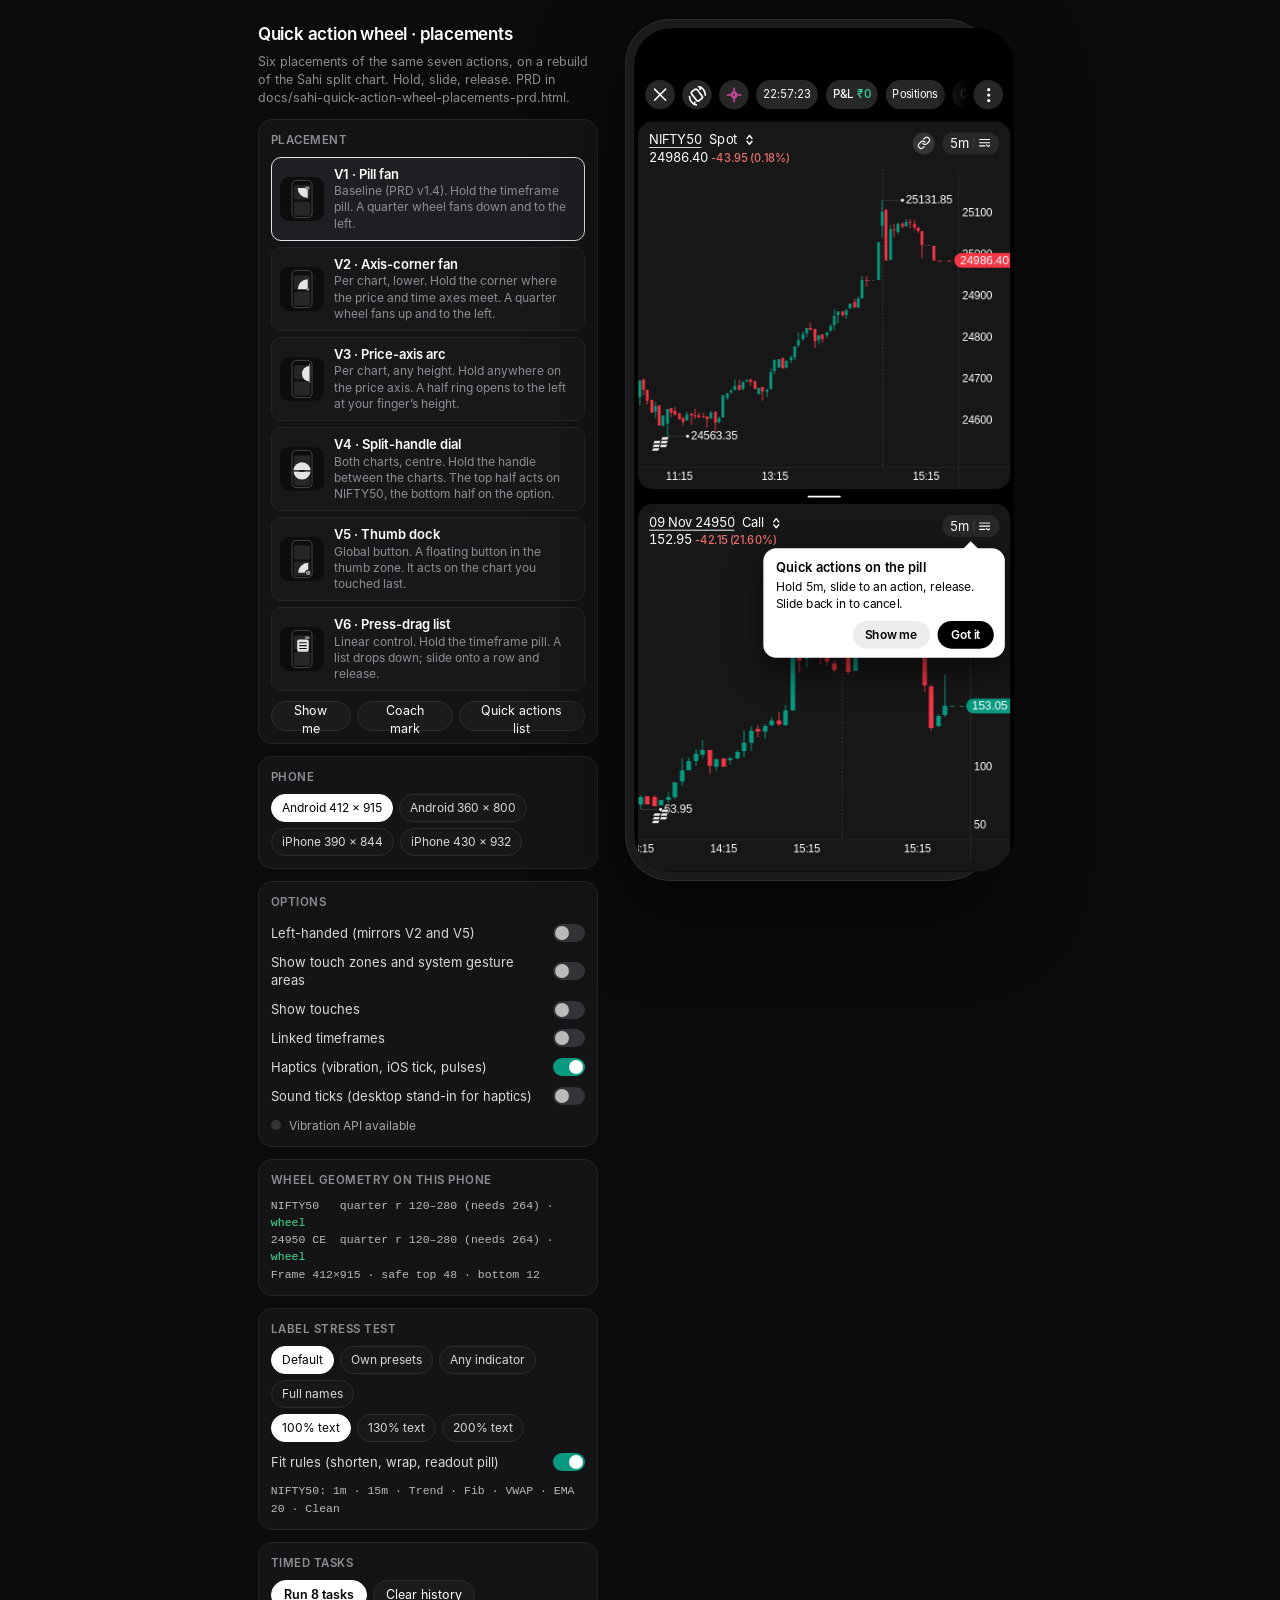
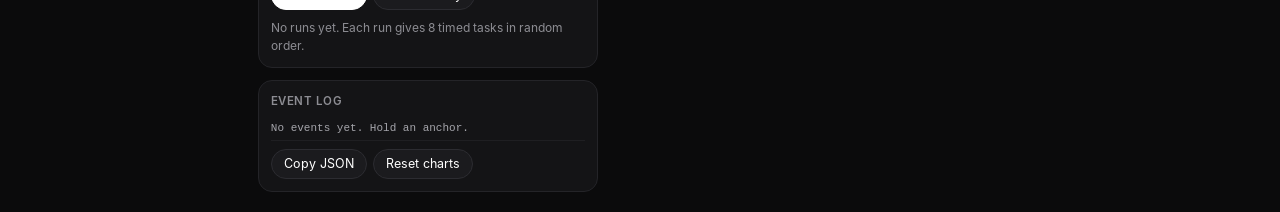
<file: prototype/quick-wheel-placements/index.html>
<!doctype html>
<html lang="en">
<head>
<meta charset="utf-8">
<meta name="viewport" content="width=device-width, initial-scale=1, viewport-fit=cover, user-scalable=no">
<meta name="theme-color" content="#000000">
<meta name="color-scheme" content="dark">
<meta name="mobile-web-app-capable" content="yes">
<meta name="apple-mobile-web-app-capable" content="yes">
<meta name="apple-mobile-web-app-status-bar-style" content="black-translucent">
<meta name="apple-mobile-web-app-title" content="Sahi wheel">
<title>Sahi · Quick action wheel placements</title>
<style>
/* =========================================================================
   Stage: phone frame on desktop, full screen on a phone
   ========================================================================= */
html, body { margin: 0; height: 100%; background: #0b0b0c; }
body { font-family: InterQW, Inter, system-ui, -apple-system, "Segoe UI", Roboto, sans-serif; color: #e8e8ea; -webkit-font-smoothing: antialiased; }
.stage { display: flex; gap: 28px; align-items: flex-start; justify-content: center; padding: 20px 24px; box-sizing: border-box; min-height: 100%; }
.device { position: relative; flex: none; padding: 9px; border-radius: 48px; background: #1b1b1d; box-shadow: 0 0 0 1px #2c2c30, 0 30px 90px rgba(0,0,0,.65); transform-origin: top left; }
.devwrap { position: relative; flex: none; }

/* =========================================================================
   App root. Every size below is in CSS px of the 412 x 915 reference frame.
   ========================================================================= */
.app {
  --sat: 48px; --sab: 12px; --fs: 1;
  position: relative; overflow: hidden; background: #000; color: #fff; border-radius: 40px;
  font: 400 14px/1.4 InterQW, Inter, system-ui, -apple-system, Roboto, sans-serif; letter-spacing: -.2px;
  -webkit-font-smoothing: antialiased; -moz-osx-font-smoothing: grayscale; font-synthesis: none;
  -webkit-user-select: none; user-select: none; -webkit-touch-callout: none; -webkit-tap-highlight-color: transparent; touch-action: none;
}
:where(.app) button { font: inherit; letter-spacing: inherit; color: inherit; background: none; border: 0; padding: 0; margin: 0; cursor: pointer; -webkit-tap-highlight-color: transparent; }
.app svg { display: block; flex: none; }
.app :focus-visible { outline: 2px solid #6aa8ff; outline-offset: 2px; }
.ico { stroke: currentColor; fill: none; stroke-linecap: round; stroke-linejoin: round; }

/* ---- Top bar (y 56-88 on the reference frame) ---- */
.tb { position: absolute; left: 0; right: 0; top: calc(var(--sat) + 8px); height: 32px; z-index: 3; }
.cb { position: absolute; top: 0; width: 32px; height: 32px; border-radius: 16px; background: #272727; display: grid; place-items: center; }
.tb .b-x { left: 12px; } .tb .b-rot { left: 52px; } .tb .b-ai { left: 92px; color: #d84aa8; } .tb .b-more { right: 12px; }
.tpills { position: absolute; left: 132px; right: 44px; top: 0; height: 32px; display: flex; gap: 8.6px; overflow: hidden;
  -webkit-mask-image: linear-gradient(90deg, #000 calc(100% - 40px), transparent calc(100% - 6px)); mask-image: linear-gradient(90deg, #000 calc(100% - 40px), transparent calc(100% - 6px)); }
.tp { flex: none; height: 32px; border-radius: 16px; background: #272727; padding: 0 7.5px; display: flex; align-items: center; font-size: 12px; white-space: nowrap; }
.tp.clock { font-size: 12px; font-feature-settings: "tnum"; letter-spacing: -.2px; }
.tp.pnl { font-size: 12.5px; font-weight: 500; letter-spacing: -.2px; }
.tp.pnl b { font-weight: 500; color: #3fd297; margin-left: 4px; }

/* ---- Chart cards ---- */
.card { position: absolute; left: 4px; right: 4px; background: #171717; border-radius: 16px; overflow: hidden; z-index: 1; }
.card canvas { position: absolute; left: 0; top: 0; }
.card.focus::after { content: ""; position: absolute; inset: 0; border-radius: 16px; box-shadow: inset 0 0 0 1px rgba(255,255,255,.22); pointer-events: none; }
.hd { position: absolute; left: 0; right: 0; top: 0; height: 52px; z-index: 2; pointer-events: none; }
.hd > * { pointer-events: auto; }
.sym { position: absolute; left: 12px; top: 10.4px; height: 19.4px; display: flex; align-items: center; font-size: 14px; white-space: nowrap; max-width: calc(100% - 150px); }
.sym .nm { min-width: 0; overflow: hidden; text-overflow: ellipsis; }
.sym .ty, .sym .chv { flex: none; }
.sym .nm { text-decoration: underline; text-decoration-thickness: 1px; text-underline-offset: 2.7px; letter-spacing: -.45px; font-feature-settings: "tnum"; }
.sym .ty { margin-left: 8.5px; }
.sym .chv { margin-left: 7.4px; margin-top: 1.2px; width: 12px; height: 12px; }
.pxl { position: absolute; left: 12px; top: 29.3px; height: 20px; display: flex; align-items: baseline; font-size: 14px; white-space: nowrap; font-feature-settings: "tnum"; letter-spacing: -.4px; }
.pxl .chg { font-size: 12px; font-weight: 500; margin-left: 3.4px; font-feature-settings: normal; letter-spacing: -.2px; }
.pxl .chg.dn { color: #ee7069; } .pxl .chg.up { color: #3fd297; }
.hdr { position: absolute; top: 12px; right: 12px; display: flex; gap: 8px; align-items: center; }
.lnk { width: 24px; height: 24px; border-radius: 12px; background: #353535; display: grid; place-items: center; color: #fff; }
.lnk.on { background: #fff; color: #000; }
.tfb { height: 24px; border-radius: 12px; background: #282828; display: flex; align-items: center; padding: 0 0 0 8.5px; font-size: 14px; white-space: nowrap; }
.tfb .sep { width: 1px; height: 11.4px; background: #424242; margin: 0 0 0 4.45px; }
.tfb .tfi { margin: 0 9.7px 0 4.55px; }
.tfb.held, .lnk.held { background: #3a3a3a; }
.tfb.active { background: #fff; color: #000; } .tfb.active .sep { background: #8a8a8a; }
.wm { position: absolute; left: 14px; width: 21px; height: 18px; pointer-events: none; z-index: 2; }
.legend { position: absolute; left: 10px; top: 56px; z-index: 2; display: flex; flex-direction: column; gap: 2px; pointer-events: none; }
.lg { display: flex; align-items: center; gap: 6px; height: 18px; padding: 0 6px 0 4px; border-radius: 6px; background: rgba(23,23,23,.72); font-size: 11.5px; color: #c9c9c9; white-space: nowrap; width: max-content; }
.lg i { width: 8px; height: 2px; border-radius: 1px; }
.lg b { font-weight: 500; font-feature-settings: "tnum"; }
.cleantag { position: absolute; right: calc(var(--axw) + 8px); top: 58px; z-index: 2; height: 20px; padding: 0 8px; border-radius: 10px; background: #272727; font-size: 11px; color: #d6d6d6; display: none; align-items: center; gap: 5px; pointer-events: none; }
.card.clean .cleantag { display: flex; }
.banner { position: absolute; left: 50%; top: 58px; transform: translateX(-50%); z-index: 3; height: 28px; padding: 0 6px 0 12px; border-radius: 14px; background: #2962ff; color: #fff; font-size: 12px; font-weight: 500; display: none; align-items: center; gap: 8px; white-space: nowrap; }
.banner.on { display: flex; }
.banner button { width: 20px; height: 20px; border-radius: 10px; background: rgba(255,255,255,.22); display: grid; place-items: center; }

/* anchors that only some placements use */
.cornerglyph { position: absolute; z-index: 2; width: 22px; height: 22px; display: none; place-items: center; color: #8d8d8d; pointer-events: none; }
.app[data-v="v2"] .cornerglyph { display: grid; }
.dock { position: absolute; z-index: 6; width: 44px; height: 44px; border-radius: 22px; background: #272727; box-shadow: 0 6px 18px rgba(0,0,0,.55), inset 0 0 0 1px #343434; display: none; place-items: center; color: #fff; }
.app[data-v="v5"] .dock { display: grid; }
.dock.held { background: #3a3a3a; }
.dock .dt { position: absolute; bottom: -15px; left: 50%; transform: translateX(-50%); font-size: 9.5px; color: #bdbdbd; white-space: nowrap; letter-spacing: 0; text-shadow: 0 1px 2px #000; }

/* ---- Split divider ---- */
.divider { position: absolute; left: 0; right: 0; height: 16.5px; z-index: 2; display: grid; place-items: center; touch-action: none; }
.divider i { width: 35.5px; height: 2.4px; border-radius: 2px; background: #fff; transition: width .15s, background .15s; }
.divider.held i { width: 46px; background: #fff; }

/* ---- Scrim, popover, sheets ---- */
.layer { position: absolute; inset: 0; z-index: 50; }
.scrim { position: absolute; inset: 0; background: rgba(0,0,0,.7); opacity: 0; transition: opacity .2s; }
.layer.in .scrim { opacity: 1; }
.pop { position: absolute; background: #171717; border-radius: 16px; overflow: hidden; display: flex; flex-direction: column; transform-origin: top right; transform: scale(.96); opacity: 0; transition: transform .18s cubic-bezier(.2,.8,.2,1), opacity .14s; }
.layer.in .pop { transform: none; opacity: 1; }
.pop .tiles { display: flex; gap: 7.5px; padding: 16px; flex: none; }
.tile { flex: 1; height: 44px; border-radius: 10px; background: #292929; display: flex; flex-direction: column; align-items: center; padding-top: 6.2px; box-sizing: border-box; font-size: 11px; line-height: 13px; }
.tile span { margin-top: 2.5px; }
.pop hr { flex: none; height: 1px; border: 0; margin: 0; background: #2c2c2c; }
.pop .scroll { flex: 1; overflow-y: auto; padding: 0 16px 28px; overscroll-behavior: contain; touch-action: pan-y;
  -webkit-mask-image: linear-gradient(180deg, #000 calc(100% - 92px), rgba(0,0,0,.12) calc(100% - 22px)); mask-image: linear-gradient(180deg, #000 calc(100% - 92px), rgba(0,0,0,.12) calc(100% - 22px)); }
.pop .scroll::-webkit-scrollbar { display: none; }
.sech { display: flex; justify-content: space-between; align-items: center; min-height: 20px; margin: 20.3px 0 16.7px; font-size: 14px; }
.sech.btn { min-height: 28px; }
.addi { display: flex; align-items: center; gap: 7.5px; height: 28px; font-size: 12.3px; font-weight: 500; padding-left: 2px; margin-right: 3.4px; transform: translateY(2.2px); }
.chips { display: grid; grid-template-columns: repeat(3, 1fr); gap: 12px 10px; }
.chip { height: 32px; box-sizing: border-box; border-radius: 16px; border: 1px solid #2f2f2f; display: flex; align-items: center; justify-content: center; gap: 0; font-size: 14px; color: #b0b0b0; }
.chip.on { border: 1.5px solid #e6e6e6; color: #fff; font-weight: 600; justify-content: space-between; padding: 0 11.3px 0 27.5px; }

.sheet { position: absolute; left: 0; right: 0; bottom: 0; background: #171717; border-radius: 16px 16px 0 0; transform: translateY(100%); transition: transform .26s cubic-bezier(.2,.8,.2,1); display: flex; flex-direction: column; overflow: hidden; }
.layer.in .sheet { transform: none; }
.sh-title { position: relative; flex: none; height: 24px; margin: 27.7px 16px 0; font-size: 18px; font-weight: 600; line-height: 24px; display: flex; align-items: center; }
.sh-x { position: absolute; right: 12.5px; top: 19.4px; width: 40px; height: 40px; display: grid; place-items: center; }
.tabs { flex: none; position: relative; display: flex; gap: 25.5px; padding: 0 16px; height: 43.4px; margin-top: 5.4px; box-shadow: inset 0 -1px 0 #242424; overflow: hidden; }
.tab { font-size: 16px; color: #b2b2b2; height: 43.4px; box-sizing: border-box; padding-top: 9.3px; display: flex; align-items: flex-start; white-space: nowrap; position: relative; flex: none; }
.tab.on { color: #fff; font-weight: 600; }
.tab.on::after { content: ""; position: absolute; left: 0; right: 0; bottom: 0; height: 2px; background: #fff; border-radius: 1px; }
.ctgrid { display: grid; grid-template-columns: 174px 174px; column-gap: 32px; padding: 15.3px 16px 0; }
.ctrow { height: 56px; display: flex; align-items: center; font-size: 14px; font-weight: 500; text-align: left; }
.ctrow .ci { width: 24px; height: 24px; margin-right: 13px; color: #fff; }
.ctrow .lbl { flex: 1; }
.radio { width: 20px; height: 20px; border-radius: 10px; box-sizing: border-box; border: 1.5px solid #9d9d9d; display: grid; place-items: center; }
.radio.on { border: 1.75px solid #fff; }
.radio.on::after { content: ""; width: 10.3px; height: 10.3px; border-radius: 6px; background: #fff; }
.sharebtn { position: absolute; left: 50%; transform: translateX(-50%); bottom: calc(28px + var(--sab)); height: 32.6px; border-radius: 16.3px; background: #353535; padding: 0 12.4px 0 9.5px; display: flex; align-items: center; gap: 8.6px; font-size: 12.5px; font-weight: 500; white-space: nowrap; }
.tabpane { flex: 1; overflow-y: auto; }
.setrow { height: 52px; display: flex; align-items: center; justify-content: space-between; padding: 0 16px; font-size: 14px; }
.tog { width: 36px; height: 20px; border-radius: 10px; background: #3a3a3a; position: relative; transition: background .15s; flex: none; }
.tog::after { content: ""; position: absolute; left: 2px; top: 2px; width: 16px; height: 16px; border-radius: 8px; background: #bdbdbd; transition: transform .15s, background .15s; }
.tog.on { background: #089981; } .tog.on::after { transform: translateX(16px); background: #fff; }

/* Add indicators sheet */
.ih { position: relative; flex: none; height: 24px; margin: 16.4px 16px 0; display: flex; align-items: center; }
.ih h3 { margin: 0; font-size: 18px; font-weight: 600; line-height: 24px; flex: 1; letter-spacing: -.2px; }
.ih .tpl { display: flex; align-items: center; gap: 4.6px; font-size: 14px; font-weight: 500; margin-right: 12.6px; }
.ih .vs { width: 1px; height: 16px; background: #313131; margin-right: 6px; }
.ih .sh-x { position: static; width: 32px; height: 32px; margin-right: -4px; }
.srch { flex: none; margin: 16px 12px 0; height: 40px; box-sizing: border-box; border: 1px solid #2e2e2e; border-radius: 12px; display: flex; align-items: center; padding-left: 10.7px; gap: 7px; color: #ababab; }
.srch input { flex: 1; min-width: 0; height: 100%; border: 0; outline: 0; background: none; color: #fff; font: inherit; font-size: 14px; letter-spacing: -.2px; padding: 0; -webkit-user-select: text; user-select: text; }
.srch input::placeholder { color: #777; }
.itabs { flex: none; display: flex; gap: 24.5px; padding: 0 16px; height: 41px; margin-top: 4px; box-shadow: inset 0 -1px 0 #2e2e2e; overflow-x: auto; scrollbar-width: none; }
.itabs::-webkit-scrollbar { display: none; }
.itabs .tab { height: 41px; padding-top: 6.8px; }
.itabs .tab.on { font-size: 17px; padding-top: 6.2px; }
.ilist { flex: 1; overflow-y: auto; padding: 6.6px 0 calc(16px + var(--sab)); overscroll-behavior: contain; touch-action: pan-y; }
.irow { display: flex; align-items: center; min-height: 56.3px; padding: 0 22px 0 17.7px; box-sizing: border-box; }
.irow.two { min-height: 65.3px; }
.irow .add { width: 13.2px; height: 13.2px; border-radius: 7px; background: #43e097; display: grid; place-items: center; margin-right: 13.4px; flex: none; color: #0f0f0f; }
.irow.on .add { background: #fff; }
.irow .nm { flex: 1; min-width: 0; display: flex; flex-direction: column; justify-content: center; }
.irow .t1 { font-size: 14px; font-weight: 500; line-height: 19px; display: flex; align-items: center; gap: 8px; white-space: nowrap; }
.irow .t2 { font-size: 12px; color: #aeaeae; line-height: 17px; }
.irow .only { height: 16px; padding: 0 3px; border-radius: 8px; background: #262626; color: #ababab; font-size: 10.5px; font-weight: 500; display: flex; align-items: center; letter-spacing: 0; }
.irow .st { color: #fff; width: 16px; height: 16px; }
.irow .st.on { color: #f5c24b; fill: #f5c24b; }
.irow .onlbl { font-size: 11px; color: #43e097; margin-right: 10px; }

/* generic list sheet (Quick actions, menu) */
.lsheet .rows { flex: 1; overflow-y: auto; padding: 8px 0 calc(16px + var(--sab)); }
.qrow { display: flex; align-items: center; min-height: 56px; padding: 8px 16px; gap: 14px; font-size: calc(14px * var(--fs)); line-height: 1.3; width: 100%; text-align: left; box-sizing: border-box; }
.qrow:active { background: #202020; }
.qrow .qi { min-width: 36px; height: 36px; padding: 0 4px; box-sizing: border-box; border-radius: 10px; background: #272727; display: grid; place-items: center; flex: none; }
.qrow .qt { flex: 1; min-width: 0; display: flex; flex-direction: column; overflow-wrap: anywhere; }
.qrow .qt small { font-size: calc(12px * var(--fs)); color: #9e9e9e; margin-top: 1px; }
.qrow .qs { font-size: calc(12px * var(--fs)); flex: none; color: #9e9e9e; display: flex; align-items: center; gap: 6px; }
.qrow .qs.on { color: #43e097; }
.qrow[aria-disabled="true"] { opacity: .45; }
.qhead { display: flex; align-items: center; gap: 8px; margin: 8px 16px 4px; font-size: 12px; color: #9e9e9e; }
.qhead .chipx { height: 22px; padding: 0 10px; border-radius: 11px; background: #272727; color: #fff; display: flex; align-items: center; white-space: nowrap; max-width: 60%; overflow: hidden; text-overflow: ellipsis; }
.vrow { display: flex; align-items: center; gap: 12px; padding: 10px 16px; width: 100%; text-align: left; box-sizing: border-box; }
.vrow .vb { width: 52px; height: 52px; border-radius: 12px; background: #202020; flex: none; display: grid; place-items: center; }
.vrow .vt { flex: 1; min-width: 0; }
.vrow .vt b { display: block; font-size: 14px; font-weight: 500; }
.vrow .vt span { display: block; font-size: 12px; color: #9e9e9e; line-height: 16px; margin-top: 2px; }
.secl { font-size: 12px; color: #8a8a8a; margin: 14px 16px 4px; letter-spacing: 0; text-transform: none; }

/* drawing toolbar and range sheet */
.dtool { position: absolute; left: 8px; right: 8px; z-index: 4; height: 44px; border-radius: 14px; background: #202020; box-shadow: 0 8px 24px rgba(0,0,0,.5), inset 0 0 0 1px #2e2e2e; display: flex; align-items: center; gap: 2px; padding: 0 4px; }
.dtool button { width: 40px; height: 36px; border-radius: 10px; display: grid; place-items: center; color: #e6e6e6; }
.dtool button.on { background: #2962ff; color: #fff; }
.dtool .dsp { flex: 1; }
.rgrid { display: grid; grid-template-columns: repeat(3, 1fr); gap: 12px 10px; padding: 16px; }

/* ---- Wheel overlay ---- */
.ov { position: absolute; inset: 0; z-index: 40; pointer-events: none; }
.ov .dim { position: absolute; inset: 0; background: rgba(0,0,0,.42); opacity: 0; transition: opacity .12s; }
.ov.on .dim { opacity: 1; }
.ov svg.wheel { position: absolute; left: 0; top: 0; overflow: visible; }
.wheel .sec { fill: #1f1f1f; stroke: #000; stroke-width: 0; transition: fill .07s; }
.wheel .sec.cur { fill: #1f1f1f; }
.wheel .sec.hov { fill: #fff; }
.wheel .sec.na { fill: #161616; }
.wheel .lab { fill: #fff; font: 500 12.5px InterQW, Inter, system-ui, sans-serif; letter-spacing: -.2px; text-anchor: middle; dominant-baseline: middle; }
.wheel .cap { fill: #9e9e9e; font: 400 10px InterQW, Inter, system-ui, sans-serif; letter-spacing: 0; text-anchor: middle; dominant-baseline: middle; }
.wheel .cap.on { fill: #43e097; }
.wheel .hov .lab, .wheel g.hov .lab { fill: #000; }
.wheel g.hov .cap { fill: #3d3d3d; } .wheel g.hov .cap.on { fill: #067a63; }
.wheel g.hov .wi { stroke: #000; }
.wheel .wi { stroke: #fff; fill: none; stroke-width: 1.8; stroke-linecap: round; stroke-linejoin: round; }
.wheel g.na .lab, .wheel g.na .wi { opacity: .4; }
.wheel .hub { fill: #111; stroke: #3a3a3a; stroke-width: 1; }
.wheel .hubt { fill: #fff; font: 600 12px InterQW, Inter, system-ui, sans-serif; text-anchor: middle; dominant-baseline: middle; letter-spacing: -.2px; }
.wheel .hubs { fill: #a9a9a9; font: 400 10.5px InterQW, Inter, system-ui, sans-serif; text-anchor: middle; dominant-baseline: middle; letter-spacing: 0; }
.wheel .split { stroke: rgba(255,255,255,.28); stroke-width: 1; stroke-dasharray: 3 3; }
.wheel .ghost { fill: #fff; font: 400 14px InterQW, Inter, system-ui, sans-serif; letter-spacing: -.2px; dominant-baseline: middle; }
.wheel .sdot { fill: #43e097; }
.wheel g.hov .sdot { fill: #067a63; }
.wheel .scope { fill: #9e9e9e; font: 500 10px InterQW, Inter, system-ui, sans-serif; letter-spacing: .4px; text-anchor: middle; dominant-baseline: middle; }
.vpill { position: absolute; z-index: 41; box-sizing: border-box; min-height: 30px; padding: calc(6px * var(--fs)) 12px; border-radius: 15px; background: #fff; color: #000; font-size: calc(13px * var(--fs)); line-height: calc(18px * var(--fs)); font-weight: 600; letter-spacing: -.1px; box-shadow: 0 6px 20px rgba(0,0,0,.5); opacity: 0; transition: opacity .1s; pointer-events: none; width: max-content; }
.vpill .in { display: -webkit-box; -webkit-line-clamp: 2; -webkit-box-orient: vertical; overflow: hidden; overflow-wrap: anywhere; }
.vpill .sc { font-weight: 500; color: #6a6a6a; margin-right: 6px; }
.vpill.muted .sc { color: #9a9a9a; }
.vpill.on { opacity: 1; }
.vpill.muted { background: #2a2a2a; color: #e6e6e6; font-weight: 500; }
.qlist { position: absolute; z-index: 41; width: 228px; border-radius: 16px; background: #171717; box-shadow: 0 14px 40px rgba(0,0,0,.6), inset 0 0 0 1px #262626; padding: 6px 0; transform-origin: top right; animation: qlin .14s cubic-bezier(.2,.8,.2,1); pointer-events: none; }
@keyframes qlin { from { transform: scale(.94); opacity: 0; } }
.qlist .qh { font-size: 11px; color: #9e9e9e; padding: 6px 14px 6px; display: flex; justify-content: space-between; letter-spacing: 0; }
.qlist .qli { height: 44px; display: flex; align-items: center; gap: 12px; padding: 0 14px; font-size: calc(14px * var(--fs)); }
.qlist .qli .qtf { min-width: 18px; flex: none; font-weight: 600; font-size: calc(13px * var(--fs)); }
.qlist.fit .qli .qn { flex: 1; min-width: 0; white-space: nowrap; overflow: hidden; text-overflow: ellipsis; }
.qlist .qli .ico { flex: none; }
.qlist .qli.hov { background: #fff; color: #000; }
.qlist .qli .s { margin-left: auto; font-size: calc(11px * var(--fs)); color: #9e9e9e; flex: none; }
.qlist .qli .s.on { color: #43e097; }
.qlist .qli.hov .s { color: #444; } .qlist .qli.hov .s.on { color: #067a63; }
.qlist .qli.na { opacity: .45; }
.fbhint { position: absolute; z-index: 41; padding: 8px 12px; border-radius: 12px; background: #2a2a2a; color: #fff; font-size: calc(12.5px * var(--fs)); line-height: 1.35; box-shadow: 0 8px 22px rgba(0,0,0,.55); max-width: calc(100% - 16px); box-sizing: border-box; width: max-content; pointer-events: none; }
.zones { position: absolute; inset: 0; z-index: 39; pointer-events: none; }
.zones .z { position: absolute; border: 1px dashed rgba(255,214,10,.85); background: rgba(255,214,10,.10); border-radius: 6px; }
.zones .z.sys { border-color: rgba(255,80,80,.8); background: rgba(255,80,80,.13); border-radius: 0; }
.zones .z span { position: absolute; left: 3px; top: 1px; font-size: 9px; color: #ffd60a; letter-spacing: 0; white-space: nowrap; }
.zones .z.sys span { color: #ff8a8a; }

/* ---- Crosshair labels, toasts, coach marks, touches ---- */
.toast { position: absolute; left: 50%; bottom: calc(var(--sab) + 70px); transform: translate(-50%, 12px); z-index: 70; max-width: calc(100% - 48px); padding: 10px 14px; border-radius: 12px; background: #2b2b2b; box-shadow: 0 10px 30px rgba(0,0,0,.6), inset 0 0 0 1px #3a3a3a; color: #fff; font-size: 13px; line-height: 18px; opacity: 0; transition: opacity .18s, transform .18s; pointer-events: none; display: flex; align-items: center; gap: 8px; }
.toast.on { opacity: 1; transform: translate(-50%, 0); }
.toast .tk { width: 18px; height: 18px; border-radius: 9px; background: #089981; display: grid; place-items: center; flex: none; }
.coach { position: absolute; z-index: 30; width: 236px; padding: 12px 12px 10px 14px; border-radius: 14px; background: #fff; color: #000; box-shadow: 0 14px 36px rgba(0,0,0,.6); font-size: 13px; line-height: 18px; }
.coach b { display: block; font-size: 14px; font-weight: 600; margin-bottom: 3px; }
.coach .cbtns { display: flex; justify-content: flex-end; gap: 8px; margin-top: 10px; }
.coach .cbtns button { height: 30px; padding: 0 14px; border-radius: 15px; font-size: 13px; font-weight: 600; background: #000; color: #fff; }
.coach .cbtns button.ghost { background: #ededed; color: #000; }
.coach::before { content: ""; position: absolute; width: 12px; height: 12px; background: #fff; transform: rotate(45deg); left: var(--ax, 50%); top: var(--ay, -5px); margin-left: -6px; }
.study { position: absolute; left: 8px; right: 8px; top: calc(var(--sat) + 4px); z-index: 60; min-height: 40px; border-radius: 14px; background: #2962ff; color: #fff; display: none; align-items: center; gap: 10px; padding: 6px 6px 6px 14px; box-sizing: border-box; box-shadow: 0 10px 30px rgba(0,0,0,.5); font-size: 13px; line-height: 17px; }
.study.on { display: flex; }
.study .sq { flex: 1; min-width: 0; }
.study .sq small { display: block; font-size: 11px; opacity: .85; letter-spacing: 0; }
.study button { height: 30px; padding: 0 12px; border-radius: 15px; background: #fff; color: #2962ff; font-size: 12.5px; font-weight: 600; flex: none; }
.study button.ghost { background: rgba(255,255,255,.18); color: #fff; }
.touch { position: absolute; z-index: 90; width: 34px; height: 34px; margin: -17px 0 0 -17px; border-radius: 17px; background: rgba(255,255,255,.22); box-shadow: 0 0 0 1.5px rgba(255,255,255,.55); pointer-events: none; display: none; }
.app.touches .touch.on { display: block; }
.hpulse { position: absolute; z-index: 89; border-radius: 50%; border: 2px solid rgba(255,255,255,.7); pointer-events: none; animation: hp .45s ease-out forwards; }
.hpulse.success { border-color: #43e097; } .hpulse.error { border-color: #ff6b6b; }
@keyframes hp { from { transform: scale(.4); opacity: 1; } to { transform: scale(1); opacity: 0; } }
.sr { position: absolute; width: 1px; height: 1px; overflow: hidden; clip: rect(0 0 0 0); }

/* =========================================================================
   Desktop side panel
   ========================================================================= */
.dev { width: 340px; flex: none; display: flex; flex-direction: column; gap: 12px; font-size: 13px; line-height: 1.45; color: #d9d9dc; }
.dev h1 { margin: 2px 0 0; font-size: 17px; font-weight: 600; color: #fff; letter-spacing: -.2px; }
.dev .sub { color: #8d8d93; font-size: 12.5px; margin-top: -6px; }
.dev .box { background: #141416; border: 1px solid #242428; border-radius: 14px; padding: 12px; }
.dev .box h2 { margin: 0 0 8px; font-size: 11.5px; letter-spacing: .5px; text-transform: uppercase; color: #8d8d93; font-weight: 600; }
.vlist { display: flex; flex-direction: column; gap: 6px; }
.vbtn { display: flex; gap: 10px; align-items: center; padding: 8px; border-radius: 10px; border: 1px solid #26262a; background: #18181b; color: inherit; font: inherit; text-align: left; cursor: pointer; }
.vbtn:hover { border-color: #3a3a40; }
.vbtn.on { border-color: #e6e6e6; background: #1f1f23; }
.vbtn .vb { width: 44px; height: 44px; border-radius: 9px; background: #0d0d0e; flex: none; display: grid; place-items: center; }
.vbtn b { display: block; color: #fff; font-size: 13px; font-weight: 600; }
.vbtn span { display: block; color: #8d8d93; font-size: 12px; line-height: 1.35; }
.seg { display: flex; flex-wrap: wrap; gap: 6px; }
.seg button { height: 28px; padding: 0 10px; border-radius: 14px; border: 1px solid #2c2c31; background: #18181b; color: #d9d9dc; font: inherit; font-size: 12px; cursor: pointer; }
.seg button.on { background: #fff; color: #000; border-color: #fff; }
.dt { display: flex; align-items: center; justify-content: space-between; gap: 10px; padding: 5px 0; cursor: pointer; }
.dt input { appearance: none; -webkit-appearance: none; width: 32px; height: 18px; border-radius: 9px; background: #333338; position: relative; cursor: pointer; flex: none; margin: 0; transition: background .15s; }
.dt input::after { content: ""; position: absolute; left: 2px; top: 2px; width: 14px; height: 14px; border-radius: 7px; background: #bbb; transition: transform .15s; }
.dt input:checked { background: #089981; } .dt input:checked::after { transform: translateX(14px); background: #fff; }
.dbtn { height: 30px; padding: 0 12px; border-radius: 15px; border: 1px solid #2c2c31; background: #1b1b1e; color: #fff; font: inherit; font-size: 12.5px; cursor: pointer; }
.dbtn.pri { background: #fff; color: #000; border-color: #fff; font-weight: 600; }
.geo { font: 11.5px/1.5 ui-monospace, "JetBrains Mono", Menlo, monospace; color: #b9b9be; white-space: pre-wrap; }
.geo .ok { color: #43e097; } .geo .bad { color: #ffb44c; }
.log { max-height: 210px; overflow: auto; margin: 0; padding: 0; list-style: none; font: 11px/1.45 ui-monospace, "JetBrains Mono", Menlo, monospace; }
.log li { padding: 3px 0; border-bottom: 1px solid #1f1f22; color: #a5a5ab; }
.log li b { color: #fff; font-weight: 600; }
.log li.commit b { color: #43e097; } .log li.cancel b, .log li.conflict b { color: #ffb44c; }
.hmeter { display: flex; align-items: center; gap: 8px; font-size: 12px; color: #a5a5ab; }
.hmeter i { width: 10px; height: 10px; border-radius: 5px; background: #333; flex: none; transition: background .05s; }
.hmeter i.fire { background: #43e097; box-shadow: 0 0 10px #43e097; }
.results table { width: 100%; border-collapse: collapse; font-size: 12px; }
.results td, .results th { padding: 4px 4px; border-bottom: 1px solid #222; text-align: left; }
.results th { color: #8d8d93; font-weight: 500; }

/* =========================================================================
   Phone: the page is the app
   ========================================================================= */
@media (max-width: 560px) {
  html, body { background: #000; overflow: hidden; height: 100%; }
  .stage { display: block; padding: 0; min-height: 0; height: 100%; }
  .dev { display: none; }
  .devwrap, .device { position: static; padding: 0; border-radius: 0; box-shadow: none; background: #000; transform: none !important; width: auto !important; height: auto !important; }
  .app { position: fixed; inset: 0; width: 100% !important; height: 100% !important; border-radius: 0; --sat: env(safe-area-inset-top, 0px); --sab: max(env(safe-area-inset-bottom, 0px), 0px); }
}

/* label stress test */
.ltag { position: absolute; z-index: 30; left: 10px; bottom: calc(var(--sab) + 6px); height: 20px; padding: 0 8px; border-radius: 10px; background: rgba(255,196,0,.16); color: #ffcf4d; font-size: 10.5px; letter-spacing: 0; display: none; align-items: center; gap: 5px; white-space: nowrap; }
.ltag.on { display: flex; }
.segl { padding: 6px 16px 8px; }
.segl > span { display: block; font-size: 13px; color: #cfcfcf; margin-bottom: 7px; }
.seg2 { display: flex; flex-wrap: wrap; gap: 6px; }
.seg2 button { height: 30px; padding: 0 12px; border-radius: 15px; background: #262626; color: #e6e6e6; font-size: 13px; }
.seg2 button.on { background: #fff; color: #000; font-weight: 500; }

</style>
</head>
<body>
<div class="stage">
  <aside class="dev" id="dev" aria-label="Prototype controls"></aside>
  <div class="devwrap" id="devwrap"><div class="device" id="device">
    <div class="app" id="app" data-v="v1">
      <div class="tb">
        <button class="cb b-x" aria-label="Close chart"><svg class="ico" width="24" height="24" viewBox="0 0 24 24" stroke-width="1.6" aria-hidden="true"><path d="M18 6 6 18"/><path d="m6 6 12 12"/></svg></button>
        <button class="cb b-rot" aria-label="Rotate"><svg style="transform:translate(-1px,-.3px)" class="ico" width="35" height="35" viewBox="0 0 32 32" stroke-width="1.65" aria-hidden="true"><rect x="12.6" y="9.4" width="6.9" height="11.4" rx="1.9" transform="rotate(-38 16 16)"/><path d="M19.2 7.6a9.3 9.3 0 0 1 4.6 7.7"/><path d="m18.6 9.6.5-2-2-.6"/><path d="M12.8 24.4A9.3 9.3 0 0 1 8.2 16.7"/><path d="m13.4 22.4-.5 2 2 .6"/></svg></button>
        <button class="cb b-ai" aria-label="Sahi AI"><svg class="ico" width="24.6" height="24.6" viewBox="0 0 32 32" stroke-width="2.1" aria-hidden="true"><path d="M16 6.5v5.2M16 20.3v5.2M6.5 16h5.2M20.3 16h5.2"/><path d="m13.9 12.4 2.1 1.6 2.1-1.6M13.9 19.6l2.1-1.6 2.1 1.6M12.4 13.9l1.6 2.1-1.6 2.1M19.6 13.9 18 16l1.6 2.1"/></svg></button>
        <div class="tpills"><button class="tp clock" data-n="Clock">12:21:13</button><button class="tp pnl" data-n="P&amp;L">P&amp;L<b>₹0</b></button><button class="tp" data-n="Positions">Positions</button><button class="tp" data-n="Orders">Orders</button></div>
        <button class="cb b-more" aria-label="Quick action wheel settings"><svg class="ico" width="21" height="21" viewBox="0 0 24 24" stroke-width="2" aria-hidden="true"><circle cx="12" cy="5.2" r="1.9" fill="currentColor" stroke="none"/><circle cx="12" cy="12" r="1.9" fill="currentColor" stroke="none"/><circle cx="12" cy="18.8" r="1.9" fill="currentColor" stroke="none"/></svg></button>
      </div>
      <section class="card" id="card-idx" data-chart="idx" aria-label="NIFTY50 chart"></section>
      <div class="divider" id="divider" role="separator" aria-label="Chart split handle"><i></i></div>
      <section class="card" id="card-opt" data-chart="opt" aria-label="Option chart, 09 Nov 24950 Call"></section>
      <button class="dock" id="dock" aria-label="Quick actions"><svg class="ico" width="22" height="22" viewBox="0 0 24 24" stroke-width="1.6" aria-hidden="true"><path d="M20 20 L20 6 A14 14 0 0 0 6 20 Z" fill="currentColor" fill-opacity=".18"/><path d="M20 13.6 A6.4 6.4 0 0 0 13.6 20"/><path d="M20 6 A14 14 0 0 0 6 20"/><path d="m10.1 10.1 4.4 4.4"/><path d="M20 13.6V6M13.6 20H6"/></svg></button>
      <div class="zones" id="zones"></div>
      <div class="ov" id="ov"><div class="dim"></div></div>
      <div class="study" id="study" role="status"></div>
      <div class="toast" id="toast" role="status"></div>
      <div class="touch" id="touch"></div>
      <div class="sr" id="sr" aria-live="polite"></div>
    </div>
  </div></div>
</div>
<script>
'use strict';
/* =========================================================================
   Sahi Quick Action Wheel, placement study prototype.
   Six placements of the same seven-action wheel on a rebuild of the Sahi
   split chart screen (reference: Android, 412 x 915 CSS px).
   ========================================================================= */
const $ = (s, r = document) => r.querySelector(s), $$ = (s, r = document) => [...r.querySelectorAll(s)];
const clamp = (v, a, b) => Math.max(a, Math.min(b, v));
const now = () => performance.now();
const hyp = (dx, dy) => Math.hypot(dx, dy);
const h = html => { const t = document.createElement('template'); t.innerHTML = html.trim(); return t.content.firstElementChild; };
const app = $('#app');
const store = {
  get(k, d) { try { const v = localStorage.getItem('sahi.qwp.' + k); return v == null ? d : JSON.parse(v); } catch { return d; } },
  set(k, v) { try { localStorage.setItem('sahi.qwp.' + k, JSON.stringify(v)); } catch {} },
};
const sstore = {
  get(k, d) { try { const v = sessionStorage.getItem('sahi.qwp.' + k); return v == null ? d : JSON.parse(v); } catch { return d; } },
  set(k, v) { try { sessionStorage.setItem('sahi.qwp.' + k, JSON.stringify(v)); } catch {} },
};
const isNative = () => window.matchMedia('(max-width: 560px)').matches;

/* ---- Icons: Lucide paths (ISC) where Sahi uses them, custom paths for the rest ---- */
const P = {
  x: '<path d="M18 6 6 18"/><path d="m6 6 12 12"/>',
  link: '<path d="M10 13a5 5 0 0 0 7.54.54l3-3a5 5 0 0 0-7.07-7.07l-1.72 1.71"/><path d="M14 11a5 5 0 0 0-7.54-.54l-3 3a5 5 0 0 0 7.07 7.07l1.71-1.71"/>',
  moveH: '<path d="m18 8 4 4-4 4"/><path d="M2 12h20"/><path d="m6 8-4 4 4 4"/>',
  pen: '<path d="M12 20h9"/><path d="M16.376 3.622a1 1 0 0 1 3.002 3.002L7.368 18.635a2 2 0 0 1-.855.506l-2.872.838a.5.5 0 0 1-.62-.62l.838-2.872a2 2 0 0 1 .506-.854z"/>',
  gear: '<path d="M12.22 2h-.44a2 2 0 0 0-2 2v.18a2 2 0 0 1-1 1.73l-.43.25a2 2 0 0 1-2 0l-.15-.08a2 2 0 0 0-2.73.73l-.22.38a2 2 0 0 0 .73 2.73l.15.1a2 2 0 0 1 1 1.72v.51a2 2 0 0 1-1 1.74l-.15.09a2 2 0 0 0-.73 2.73l.22.38a2 2 0 0 0 2.73.73l.15-.08a2 2 0 0 1 2 0l.43.25a2 2 0 0 1 1 1.73V20a2 2 0 0 0 2 2h.44a2 2 0 0 0 2-2v-.18a2 2 0 0 1 1-1.73l.43-.25a2 2 0 0 1 2 0l.15.08a2 2 0 0 0 2.73-.73l.22-.39a2 2 0 0 0-.73-2.73l-.15-.08a2 2 0 0 1-1-1.74v-.5a2 2 0 0 1 1-1.74l.15-.09a2 2 0 0 0 .73-2.73l-.22-.38a2 2 0 0 0-2.73-.73l-.15.08a2 2 0 0 1-2 0l-.43-.25a2 2 0 0 1-1-1.73V4a2 2 0 0 0-2-2z"/><circle cx="12" cy="12" r="3"/>',
  plus: '<path d="M5 12h14"/><path d="M12 5v14"/>',
  check: '<path d="M20 6 9 17l-5-5"/>',
  search: '<circle cx="11" cy="11" r="8"/><path d="m21 21-4.3-4.3"/>',
  star: '<path d="M11.525 2.295a.53.53 0 0 1 .95 0l2.31 4.679a2.123 2.123 0 0 0 1.595 1.16l5.166.756a.53.53 0 0 1 .294.904l-3.736 3.638a2.123 2.123 0 0 0-.611 1.878l.882 5.14a.53.53 0 0 1-.771.56l-4.618-2.428a2.122 2.122 0 0 0-1.973 0L6.396 21.01a.53.53 0 0 1-.77-.56l.881-5.139a2.122 2.122 0 0 0-.611-1.879L2.16 9.795a.53.53 0 0 1 .294-.906l5.165-.755a2.122 2.122 0 0 0 1.597-1.16z"/>',
  grid: '<rect width="7" height="7" x="3" y="3" rx="1"/><rect width="7" height="7" x="14" y="3" rx="1"/><rect width="7" height="7" x="14" y="14" rx="1"/><rect width="7" height="7" x="3" y="14" rx="1"/>',
  share: '<path d="M4 12v8a2 2 0 0 0 2 2h12a2 2 0 0 0 2-2v-8"/><polyline points="16 6 12 2 8 6"/><line x1="12" x2="12" y1="2" y2="15"/>',
  eye: '<path d="M2.062 12.348a1 1 0 0 1 0-.696 10.75 10.75 0 0 1 19.876 0 1 1 0 0 1 0 .696 10.75 10.75 0 0 1-19.876 0"/><circle cx="12" cy="12" r="3"/>',
  scan: '<path d="M3 7V5a2 2 0 0 1 2-2h2"/><path d="M17 3h2a2 2 0 0 1 2 2v2"/><path d="M21 17v2a2 2 0 0 1-2 2h-2"/><path d="M7 21H5a2 2 0 0 1-2-2v-2"/>',
  trash: '<path d="M3 6h18"/><path d="M19 6v14c0 1-1 2-2 2H7c-1 0-2-1-2-2V6"/><path d="M8 6V4c0-1 1-2 2-2h4c1 0 2 1 2 2v2"/>',
  /* custom */
  tfmenu: '<path d="M.6 .6h11.4"/><path d="M.6 4.1h11.4"/><path d="M.6 7.6h5.8"/><path d="m8 6.5 2.1 2 2.1-2"/>',
  chev: '<path d="M3.3 4.5 6 1.1l2.7 3.4"/><path d="M3.3 7.5 6 10.9l2.7-3.4"/>',
  rot: '<rect x="12.6" y="9.4" width="6.9" height="11.4" rx="1.9" transform="rotate(-38 16 16)"/><path d="M19.2 7.6a9.3 9.3 0 0 1 4.6 7.7"/><path d="m18.6 9.6.5-2-2-.6"/><path d="M12.8 24.4A9.3 9.3 0 0 1 8.2 16.7"/><path d="m13.4 22.4-.5 2 2 .6"/>',
  ai: '<path d="M16 6.5v5.2M16 20.3v5.2M6.5 16h5.2M20.3 16h5.2"/><path d="m13.9 12.4 2.1 1.6 2.1-1.6M13.9 19.6l2.1-1.6 2.1 1.6M12.4 13.9l1.6 2.1-1.6 2.1M19.6 13.9 18 16l1.6 2.1"/>',
  fx: '<path d="M10.5 4.5c-1.6-.4-3 .5-3.2 2.4L6.1 18.4c-.2 1.7-1.6 2.6-3.1 2.2"/><path d="M4.5 10.5h6"/><path d="m13.5 13.5 6 6M19.5 13.5l-6 6"/>',
  trend: '<path d="M5.5 18.5 18.5 5.5"/><circle cx="4.5" cy="19.5" r="2"/><circle cx="19.5" cy="4.5" r="2"/>',
  fib: '<path d="M3 5h18"/><path d="M3 9.5h14"/><path d="M3 14h10"/><path d="M3 18.5h18"/>',
  vwap: '<path d="M3 16.5c2.2-4.8 4.4-4.8 6.6-1.6s4.4 2.9 6.6-3.4 3.3-5.3 4.8-5.5"/><circle cx="9.6" cy="14.9" r="1.4"/>',
  ema: '<path d="M3 18c3.4-.3 5.2-2.2 7-6.2s3.6-5.6 11-5.8"/><path d="M3 21h18" opacity=".45"/>',
  hline: '<path d="M3 12h18"/><circle cx="12" cy="12" r="2"/>',
  rect: '<rect x="4" y="6" width="16" height="12" rx="1.5"/>',
  ruler: '<path d="M21.3 15.3a2.4 2.4 0 0 1 0 3.4l-2.6 2.6a2.4 2.4 0 0 1-3.4 0L2.7 8.7a2.41 2.41 0 0 1 0-3.4l2.6-2.6a2.41 2.41 0 0 1 3.4 0Z"/><path d="m14.5 12.5 2-2"/><path d="m11.5 9.5 2-2"/><path d="m8.5 6.5 2-2"/>',
  wheel: '<path d="M20 20 L20 6 A14 14 0 0 0 6 20 Z" fill="currentColor" fill-opacity=".18"/><path d="M20 13.6 A6.4 6.4 0 0 0 13.6 20"/><path d="M20 6 A14 14 0 0 0 6 20"/><path d="m10.1 10.1 4.4 4.4"/><path d="M20 13.6V6M13.6 20H6"/>',
  dots3: '<circle cx="12" cy="5.2" r="1.9" fill="currentColor" stroke="none"/><circle cx="12" cy="12" r="1.9" fill="currentColor" stroke="none"/><circle cx="12" cy="18.8" r="1.9" fill="currentColor" stroke="none"/>',
  /* chart type icons (Settings sheet) */
  ct_line: '<path d="M2.6 17.6 8.4 11.1l4.3 4 5.5-6.6 3.4 2.6"/>',
  ct_step: '<path d="M2.6 18h4.3v-5.2h5.6v2.6h3.9V8.4h5.2"/>',
  ct_area: '<path d="M2.6 15.6 8.4 10.2l4.3 3.4 5.5-5.8 3.4 2.6V19H2.6Z" fill="#5c5c5c" stroke="none"/><path d="M2.6 15.6 8.4 10.2l4.3 3.4 5.5-5.8 3.4 2.6"/>',
  ct_candle: '<path d="M7.8 2.8v18.4M16.2 5v17"/><rect x="5.6" y="6.6" width="4.4" height="10.3" rx=".9" fill="currentColor"/><rect x="14" y="8.4" width="4.4" height="10" rx=".9" fill="currentColor"/>',
  ct_ha: '<path d="M6.7 13v4.6M12.5 16.3v4.6M18.9 2.6v4"/><rect x="4.3" y="3.6" width="4.8" height="9.6" rx=".9" fill="currentColor"/><rect x="10.1" y="8" width="4.8" height="9" rx=".9" fill="currentColor"/><rect x="16.5" y="6.4" width="4.8" height="8.6" rx=".9"/>',
  ct_hollow: '<path d="M7.8 2.8v3.8M7.8 16.9v4.3M16.2 5v3.4M16.2 18.4V22"/><rect x="5.6" y="6.6" width="4.4" height="10.3" rx=".9"/><rect x="14" y="8.4" width="4.4" height="10" rx=".9"/>',
  ct_renko: '<rect x="2.4" y="15" width="5" height="5" rx="1"/><rect x="7.4" y="10" width="5" height="5" rx="1"/><rect x="12.4" y="5" width="5" height="5" rx="1" fill="currentColor"/><rect x="16.6" y="10" width="5" height="5" rx="1" fill="currentColor"/>',
};
function ic(name, size = 16, sw = 2, cls = '') {
  return `<svg class="ico ${cls}" width="${size}" height="${size}" viewBox="0 0 24 24" stroke-width="${sw}" aria-hidden="true">${P[name]}</svg>`;
}
function ic32(name, size, sw) { return `<svg class="ico" width="${size}" height="${size}" viewBox="0 0 32 32" stroke-width="${sw}" aria-hidden="true">${P[name]}</svg>`; }
const LOGO = `<svg viewBox="0 0 21 18" width="21" height="18" aria-hidden="true"><g fill="#ececec" stroke="#141414" stroke-width=".7" stroke-linejoin="round">
  <path d="M12.4 1.2h7.3l-1.6 3.4h-7.3z"/><path d="M3.8 5.3h7.3L9.5 8.7H2.2z"/><path d="M11.6 5.3h7.3l-1.6 3.4H10z"/>
  <path d="M3.1 9.3h7.3l-1.6 3.4H1.5z"/><path d="M10.9 9.3h7.3l-1.6 3.4H9.3z"/><path d="M2.4 13.3h7.3l-1.6 3.4H.8z"/></g></svg>`;

/* =========================================================================
   Frames. The reference frame is the phone your screenshots came from.
   ========================================================================= */
const FRAMES = {
  ref: { w: 412, h: 915, sat: 48, sab: 12, os: 'android', label: 'Android 412 × 915', note: 'your screenshots' },
  small: { w: 360, h: 800, sat: 36, sab: 12, os: 'android', label: 'Android 360 × 800', note: 'small Android' },
  iphone: { w: 390, h: 844, sat: 47, sab: 34, os: 'ios', label: 'iPhone 390 × 844', note: 'iPhone 13–16' },
  max: { w: 430, h: 932, sat: 59, sab: 34, os: 'ios', label: 'iPhone 430 × 932', note: 'Pro Max' },
};

/* =========================================================================
   Session state
   ========================================================================= */
const S = {
  v: 'v1', frame: 'ref', hand: 'right', haptics: true, sound: false, touches: false, zones: false, pulses: true,
  linked: false, focus: 'opt', split: .5, fontsReady: false,
  labels: 'default', fs: 1, fit: true,
};

/* ---- Event log (no prices, symbols only as chart ids) ---- */
const LOG = [];
let IID = 0;
function track(event, props = {}) {
  const e = { t: Math.round(performance.now()), event, v: S.v, ...props };
  LOG.push(e); if (LOG.length > 400) LOG.shift();
  if (typeof renderLog === 'function') renderLog();
  if (typeof Study !== 'undefined') Study.onEvent(e);
  return e;
}

/* ---- Haptics: Vibration API on Android, iOS 18 switch tick, visual pulses ---- */
const Haptic = (() => {
  const K = { open: { vib: 10, label: 'Light impact', why: 'wheel opened' }, select: { vib: 6, label: 'Selection', why: 'hovered action changed' }, success: { vib: [12, 45, 18], label: 'Success', why: 'change applied' }, error: { vib: [26, 60, 26], label: 'Warning', why: 'not available' }, cancel: { vib: 4, label: 'Soft', why: 'released to cancel' } };
  const canVibrate = typeof navigator.vibrate === 'function';
  let iosLabel = null, actx = null, lastSel = -1e9, dotT = 0;
  function iosTick() {
    try {
      if (!iosLabel) {
        iosLabel = document.createElement('label'); iosLabel.setAttribute('aria-hidden', 'true');
        iosLabel.style.cssText = 'position:fixed;left:-200px;top:0;width:1px;height:1px;opacity:0;pointer-events:none';
        const inp = document.createElement('input'); inp.type = 'checkbox'; inp.setAttribute('switch', ''); inp.tabIndex = -1;
        iosLabel.appendChild(inp); document.body.appendChild(iosLabel);
      }
      iosLabel.click();
    } catch {}
  }
  function sound(kind) {
    try {
      actx = actx || new (window.AudioContext || window.webkitAudioContext)();
      const t = actx.currentTime, beeps = kind === 'success' ? [0, .06] : [0];
      beeps.forEach((d, k) => {
        const o = actx.createOscillator(), g = actx.createGain();
        o.frequency.value = kind === 'select' ? 1800 : kind === 'open' ? 900 : kind === 'error' ? 300 : kind === 'cancel' ? 500 : (k ? 1320 : 990);
        g.gain.setValueAtTime(.0001, t + d); g.gain.exponentialRampToValueAtTime(kind === 'select' ? .05 : .09, t + d + .004); g.gain.exponentialRampToValueAtTime(.0001, t + d + .05);
        o.connect(g).connect(actx.destination); o.start(t + d); o.stop(t + d + .07);
      });
    } catch {}
  }
  function pulse(kind, at) {
    if (!S.pulses || !at || kind === 'select' || kind === 'cancel') return;
    const size = kind === 'open' ? 92 : 120;
    const el = document.createElement('div'); el.className = 'hpulse ' + kind;
    el.style.cssText = `left:${at.x - size / 2}px;top:${at.y - size / 2}px;width:${size}px;height:${size}px`;
    app.appendChild(el); setTimeout(() => el.remove(), 500);
  }
  function meter(kind) {
    const dot = $('#hDot'), txt = $('#hTxt'); if (!dot) return;
    dot.classList.remove('fire'); void dot.offsetWidth; dot.classList.add('fire'); clearTimeout(dotT); dotT = setTimeout(() => dot.classList.remove('fire'), 140);
    const p = K[kind]; txt.innerHTML = `<b>${p.label}</b> · ${p.why} · ${Array.isArray(p.vib) ? p.vib.join('/') : p.vib} ms`;
  }
  function fire(kind, at) {
    if (!S.haptics) return;
    if (kind === 'select') { const t = now(); if (t - lastSel < 50) return; lastSel = t; }
    if (canVibrate) { try { navigator.vibrate(K[kind].vib); } catch {} }
    else { iosTick(); if (kind === 'success') setTimeout(iosTick, 70); }
    if (S.sound) sound(kind);
    pulse(kind, at); meter(kind);
  }
  return { fire, canVibrate };
})();

/* ---- Toast and screen-reader announcements ---- */
let toastT = 0;
function toast(msg, ok = false) {
  const t = $('#toast');
  t.innerHTML = (ok ? `<span class="tk">${ic('check', 12, 3)}</span>` : '') + `<span>${msg}</span>`;
  t.classList.add('on'); clearTimeout(toastT); toastT = setTimeout(() => t.classList.remove('on'), 2200);
  say(msg);
}
function say(msg) { const l = $('#sr'); l.textContent = ''; setTimeout(() => { l.textContent = msg; }, 30); }

/* =========================================================================
   Market data. The visible 5-minute bars of both charts were read off the
   screenshot pixel by pixel; the history before them is generated.
   Times are minutes from Mon 2 Nov 2026 00:00 (day 4 = Fri 6 Nov,
   day 6 = Sun 8 Nov special session).
   ========================================================================= */
const REF = {"idx":[[24656.2,24696.85,24637.15,24696.85],[24699.35,24700.65,24661.25,24673.95],[24675.25,24675.25,24638.4,24648.55],[24649.85,24649.85,24618.1,24618.1],[24620.65,24644.75,24606.65,24634.6],[24635.85,24635.85,24587.6,24587.6],[24587.6,24613.0,24585.1,24611.75],[24591.45,24627.0,24563.35,24627.0],[24629.5,24629.5,24607.95,24619.35],[24623.15,24632.05,24611.75,24614.3],[24616.85,24619.35,24601.6,24602.85],[24605.4,24610.5,24587.6,24597.8],[24600.3,24621.9,24599.05,24614.3],[24616.85,24619.35,24590.15,24611.75],[24613.0,24628.25,24602.85,24610.5],[24611.75,24619.35,24606.65,24607.95],[24610.5,24619.35,24605.4,24607.95],[24609.2,24609.2,24582.55,24604.15],[24606.65,24624.45,24604.15,24619.35],[24621.9,24623.15,24571.1,24593.95],[24596.5,24610.5,24592.7,24605.4],[24607.95,24661.25,24605.4,24661.25],[24654.9,24666.35,24649.85,24665.1],[24667.6,24676.5,24662.55,24672.7],[24675.25,24698.1,24671.45,24684.15],[24686.65,24698.1,24672.7,24673.95],[24676.5,24694.3,24672.7,24693.0],[24696.85,24700.65,24693.0,24696.85],[24699.35,24700.65,24682.85,24693.0],[24694.3,24696.85,24673.95,24676.5],[24663.8,24679.05,24662.55,24679.05],[24680.3,24681.6,24647.3,24670.15],[24670.15,24677.8,24657.45,24673.95],[24676.5,24724.75,24675.25,24715.85],[24718.4,24747.6,24713.35,24745.1],[24728.55,24747.6,24728.55,24747.6],[24750.15,24751.45,24726.05,24726.05],[24727.3,24746.35,24726.05,24743.8],[24746.35,24756.5,24738.75,24751.45],[24752.7,24779.35,24745.1,24779.35],[24781.9,24812.4,24776.85,24794.6],[24797.15,24814.9,24793.35,24807.3],[24809.85,24823.8,24800.95,24822.55],[24823.8,24837.8,24817.45,24820.0],[24821.25,24821.25,24774.3,24793.35],[24794.6,24806.05,24783.15,24804.75],[24807.3,24808.55,24788.25,24797.15],[24806.05,24813.65,24799.7,24812.4],[24816.2,24831.45,24813.65,24828.9],[24830.15,24868.25,24820.0,24853.0],[24854.3,24864.45,24833.95,24863.15],[24863.15,24864.45,24849.2,24855.55],[24855.55,24869.5,24846.65,24865.7],[24869.5,24883.5,24869.5,24882.2],[24884.75,24893.65,24872.05,24873.35],[24873.35,24900.0,24872.05,24893.65],[24893.65,24947.0,24893.65,24939.35],[24939.35,24947.0,24924.15,24938.1],null,null,[24939.35,25029.5,24938.1,25029.5],[25070.15,25131.85,25042.2,25103.15],[25107.0,25109.5,24986.35,24986.35],[24987.6,25071.45,24985.1,25061.25],[25061.25,25073.95,25042.2,25058.75],[25054.9,25076.5,25051.1,25075.25],[25075.25,25079.05,25063.8,25068.9],[25068.9,25086.65,25067.6,25079.05],[25079.05,25085.4,25062.55,25076.5],[25075.25,25082.85,25058.75,25065.1],[25065.1,25066.35,25052.4,25056.2],[25056.2,25056.2,24992.7,25023.15],null,null,[25021.9,25021.9,24986.35,24986.4]],"opt":[[67.45,75.7,63.95,74.3],[74.75,74.75,67.45,67.45],[74.3,75.7,66.05,66.05],[66.95,72.0,66.95,71.55],[72.0,78.9,69.7,74.3],[73.85,86.7,72.95,86.7],[87.6,107.35,83.95,97.7],[97.7,108.25,97.7,105.05],[105.5,116.05,101.4,111.45],[111.0,123.85,107.8,115.15],[114.7,114.7,94.5,101.4],[100.9,107.8,96.8,106.9],[107.8,107.8,100.45,100.45],[106.4,109.15,101.85,107.35],[107.8,115.15,106.9,113.3],[114.2,131.65,108.7,121.1],[121.55,135.3,114.2,131.65],[133.05,136.25,126.15,130.75],[131.2,137.15,124.3,135.3],[136.25,143.6,135.8,140.85],[140.35,147.7,135.3,137.15],[136.25,153.65,135.8,149.55],[149.55,203.2,149.55,200.0],[199.1,201.85,181.65,192.65],[194.5,196.8,187.15,194.95],[195.4,209.15,194.5,203.2],[203.2,204.6,189.0,200.9],[200.9,203.65,188.55,191.75],[189.9,193.1,181.65,184.4],[210.1,260.9,195.4,249.55],[248.6,253.65,180.75,182.55],[183.5,251.85,183.5,238.55],[238.05,245.4,216.95,234.4],[234.4,243.1,228.45,236.25],[236.25,241.3,230.3,236.7],[237.6,244.95,235.8,240.35],[239.0,244.05,222.5,236.7],[236.25,241.3,223.85,230.75],[229.35,230.3,212.4,216.95],[217.45,221.1,195.4,214.2],[212.4,224.3,197.7,202.3],[200.45,206.9,165.6,170.65],[169.7,171.55,131.65,134.4],[135.3,146.35,134.85,144.5],[144.95,180.75,144.05,153.05]]};
function mulberry(seed) { return () => { seed |= 0; seed = seed + 0x6D2B79F5 | 0; let t = Math.imul(seed ^ seed >>> 15, 1 | seed); t = t + Math.imul(t ^ t >>> 7, 61 | t) ^ t; return ((t ^ t >>> 14) >>> 0) / 4294967296; }; }
function gaussOf(r) { return () => { let u = 0, v = 0; while (!u) u = r(); while (!v) v = r(); return Math.sqrt(-2 * Math.log(u)) * Math.cos(2 * Math.PI * v); }; }
const OPEN_MIN = 9 * 60 + 15, DAY = 1440;
const MONTHS = ['Jan', 'Feb', 'Mar', 'Apr', 'May', 'Jun', 'Jul', 'Aug', 'Sep', 'Oct', 'Nov', 'Dec'];
const tick = (v, t = .05) => Math.round(v / t) * t;

function genBack(firstOpen, times, sigma, seed, mult) {
  // walk backwards from firstOpen; returns bars in time order
  const r = mulberry(seed), g = gaussOf(r), out = new Array(times.length);
  let cur = firstOpen;
  for (let k = times.length - 1; k >= 0; k--) {
    const sessEnd = k < times.length - 1 && Math.floor(times[k] / DAY) !== Math.floor(times[k + 1] / DAY);
    if (sessEnd) cur = cur * Math.exp(g() * sigma * 3);
    const c = cur, o = mult ? c * Math.exp(-g() * sigma) : c - g() * sigma * c;
    const hi = Math.max(o, c) * (1 + Math.abs(g()) * sigma * .55), lo = Math.min(o, c) * (1 - Math.abs(g()) * sigma * .55);
    out[k] = { t: times[k], o: tick(o), h: tick(hi), l: tick(lo), c: tick(c) };
    cur = o;
  }
  return out;
}
function sessionTimes(day, fromMin, toMin, step = 5) { const a = []; for (let m = fromMin; m <= toMin; m += step) a.push(day * DAY + m); return a; }

const DATA = (() => {
  const mk = (id, ref, refTimesA, refTimesB, histDays, dayStartTimes, sigma, mult, seed) => {
    const nA = refTimesA.length;
    const refBars = ref.map((b, i) => {
      const t = i < nA ? refTimesA[i] : refTimesB[i - nA];
      return b ? { t, o: b[0], h: b[1], l: b[2], c: b[3] } : { t, e: true };
    });
    for (let i = 0; i < refBars.length; i++) if (refBars[i].e) { const p = refBars[i - 1]; Object.assign(refBars[i], { o: p.c, h: p.c, l: p.c, c: p.c }); }
    const histTimes = [];
    histDays.forEach(d => histTimes.push(...sessionTimes(d, OPEN_MIN, 15 * 60 + 25)));
    histTimes.push(...dayStartTimes);
    const hist = genBack(refBars[0].o, histTimes, sigma, seed, mult);
    return [...hist, ...refBars];
  };
  const idxA = sessionTimes(4, 10 * 60 + 25, 15 * 60 + 25), idxB = sessionTimes(6, 14 * 60 + 20, 15 * 60 + 25);
  const optA = sessionTimes(4, 13 * 60 + 15, 15 * 60 + 35), optB = sessionTimes(6, 14 * 60 + 20, 15 * 60 + 35);
  const idx5 = mk('idx', REF.idx, idxA, idxB, [0, 1, 2, 3], sessionTimes(4, OPEN_MIN, 10 * 60 + 20), .00072, false, 11);
  const opt5 = mk('opt', REF.opt, optA, optB, [0, 1, 2, 3], sessionTimes(4, OPEN_MIN, 13 * 60 + 10), .021, true, 23);
  return { idx: { m5: idx5 }, opt: { m5: opt5 } };
})();

/* bridge one bar into n sub-bars that keep its open, high, low and close */
function bridge(b, n, r, g, step) {
  if (b.e) return Array.from({ length: n }, (_, k) => ({ t: b.t + k * step, o: b.c, h: b.c, l: b.c, c: b.c, e: true }));
  const pts = [b.o];
  for (let k = 1; k < n; k++) { const prev = pts[k - 1], left = n - k; pts.push(prev + (b.c - prev) / (left + 1) + g() * (b.h - b.l) * .22); }
  pts.push(b.c);
  const out = [];
  for (let k = 0; k < n; k++) {
    const o = clamp(pts[k], b.l, b.h), c = clamp(pts[k + 1], b.l, b.h), w = (b.h - b.l) * .12;
    out.push({ t: b.t + k * step, o, c, h: clamp(Math.max(o, c) + Math.abs(g()) * w, b.l, b.h), l: clamp(Math.min(o, c) - Math.abs(g()) * w, b.l, b.h) });
  }
  const ih = Math.floor(r() * n), il = Math.floor(r() * n);
  out[ih].h = b.h; out[il].l = b.l;
  out.forEach(x => { x.o = tick(x.o); x.c = tick(x.c); x.h = tick(Math.max(x.h, x.o, x.c)); x.l = tick(Math.min(x.l, x.o, x.c)); });
  return out;
}
function aggregate(bars, mins) {
  const out = []; let cur = null, key = null;
  for (const b of bars) {
    const day = Math.floor(b.t / DAY), m = b.t - day * DAY, k = day + ':' + Math.floor((m - OPEN_MIN) / mins);
    if (k !== key) { if (cur) out.push(cur); key = k; cur = { t: day * DAY + OPEN_MIN + Math.floor((m - OPEN_MIN) / mins) * mins, o: b.o, h: b.h, l: b.l, c: b.c, e: !!b.e }; if (cur.t < b.t - mins) cur.t = b.t; }
    else if (b.e && cur.e) { /* still empty */ }
    else { if (cur.e) { cur.o = b.o; cur.h = b.h; cur.l = b.l; cur.e = !!b.e; } else if (!b.e) { cur.h = Math.max(cur.h, b.h); cur.l = Math.min(cur.l, b.l); } cur.c = b.c; }
  }
  if (cur) out.push(cur);
  return out;
}
const TF = {
  '5s': 5 / 60, '15s': .25, '30s': .5, '1m': 1, '2m': 2, '3m': 3, '5m': 5, '10m': 10, '15m': 15, '25m': 25, '30m': 30, '75m': 75, '125m': 125,
  '1h': 60, '2h': 120, '3h': 180, '4h': 240, '1D': 1440, '1W': 10080, '1M': 43200,
};
const TF_GROUPS = [['Second', ['5s', '15s', '30s']], ['Minute', ['1m', '2m', '3m', '5m', '10m', '15m', '25m', '30m', '75m', '125m']], ['Hour', ['1h', '2h', '3h', '4h']], ['Day', ['1D', '1W', '1M']]];
const tfName = tf => ({ '1h': '1 hour', '2h': '2 hours', '3h': '3 hours', '4h': '4 hours', '1D': '1 day', '1W': '1 week', '1M': '1 month' }[tf] || tf);
function daily(id) {
  const d = DATA[id];
  if (d.D) return d.D;
  const intraday = aggregate(d.m5, 1440).map(b => ({ ...b, t: Math.floor(b.t / DAY) * DAY }));
  const first = intraday[0], r = mulberry(id === 'idx' ? 5 : 9), g = gaussOf(r), sig = id === 'idx' ? .009 : .08;
  const hist = []; let cur = first.o, day = Math.floor(first.t / DAY);
  for (let k = 0; k < 360; k++) {
    day -= 1; const dow = ((day % 7) + 7) % 7; if (dow === 5 || dow === 6) { k--; continue; }   // day 0 is a Monday
    const c = cur, o = c * Math.exp(-g() * sig), hi = Math.max(o, c) * (1 + Math.abs(g()) * sig * .5), lo = Math.min(o, c) * (1 - Math.abs(g()) * sig * .5);
    hist.unshift({ t: day * DAY, o: tick(o), h: tick(hi), l: tick(lo), c: tick(c) }); cur = o;
  }
  return (d.D = [...hist, ...intraday]);
}
function calAgg(bars, keyFn) {
  const out = []; let cur = null, key = null;
  for (const b of bars) { const k = keyFn(b.t); if (k !== key) { if (cur) out.push(cur); key = k; cur = { ...b }; } else { cur.h = Math.max(cur.h, b.h); cur.l = Math.min(cur.l, b.l); cur.c = b.c; } }
  if (cur) out.push(cur); return out;
}
const dayDate = t => new Date(Date.UTC(2026, 10, 2) + Math.floor(t / DAY) * 864e5);
function getBars(id, tf) {
  const d = DATA[id];
  if (d[tf]) return d[tf];
  let out;
  const m = TF[tf];
  if (tf === '5m') out = d.m5;
  else if (tf === '1m') {
    const r = mulberry(id === 'idx' ? 101 : 202), g = gaussOf(r);
    out = d.m5.flatMap(b => bridge(b, 5, r, g, 1));
  } else if (m < 1) {
    const per = Math.round(1 / m), one = getBars(id, '1m').slice(-480), r = mulberry(7 + per), g = gaussOf(r);
    out = one.flatMap(b => bridge(b, per, r, g, m));
  } else if (m < 1440) out = aggregate(m % 5 === 0 ? d.m5 : getBars(id, '1m'), m);
  else if (tf === '1D') out = daily(id);
  else if (tf === '1W') out = calAgg(daily(id), t => Math.floor((Math.floor(t / DAY) + 0) / 7));
  else out = calAgg(daily(id), t => { const dt = dayDate(t); return dt.getUTCFullYear() * 12 + dt.getUTCMonth(); });
  return (d[tf] = out);
}

/* =========================================================================
   Chart model, layout and rendering (TradingView-style canvas, Sahi chrome)
   ========================================================================= */
const BASE = {
  idx: { sym: 'NIFTY50', ty: 'Spot', short: 'NIFTY50', ltp: 24986.40, tag: 24986.40, prev: 25030.35, spacing: 4.3177, ro: 5.94 },
  opt: { sym: '09 Nov 24950', ty: 'Call', short: '24950 CE', ltp: 152.95, tag: 153.05, prev: 195.10, spacing: 7.5089, ro: 3.51 },
};
const fresh = id => ({ id, ...BASE[id], tf: '5m', type: 'candle', ind: {}, draws: [], clean: false, draft: null, ys: null, cross: null, opts: { breaks: true, hilo: true, pline: true, wm: true, legend: true } });
const CH = { idx: fresh('idx'), opt: fresh('opt') };
const CHART_IDS = ['idx', 'opt'];
const other = id => id === 'idx' ? 'opt' : 'idx';
const UP = '#089981', DN = '#f23645';
const IND = {
  ema: { name: 'EMA 20', full: 'Exponential Moving Average (EMA)', color: '#2962ff' },
  vwap: { name: 'VWAP', full: 'Volume Weighted Average Price (VWAP)', color: '#ff9800' },
  sma: { name: 'SMA 20', full: 'Simple Moving Average (SMA)', color: '#f7c948' },
  bb: { name: 'BB 20 2', full: 'Bollinger Bands (BB)', color: '#2196f3' },
  kl: { name: 'Key Levels', full: 'Key Levels', color: '#b39ddb' },
};

/* ---- Layout ---- */
const L = { W: 412, H: 915, sat: 48, sab: 12, cards: {} };
let probe = null;
function insets() {
  if (!probe) { probe = document.createElement('div'); probe.style.cssText = 'position:fixed;left:0;top:0;width:0;height:0;visibility:hidden;padding-top:env(safe-area-inset-top,0px);padding-bottom:env(safe-area-inset-bottom,0px)'; document.body.appendChild(probe); }
  const cs = getComputedStyle(probe); return { t: parseFloat(cs.paddingTop) || 0, b: parseFloat(cs.paddingBottom) || 0 };
}
function computeLayout() {
  const f = FRAMES[S.frame];
  if (isNative()) {
    const ins = insets();
    L.W = app.clientWidth; L.H = app.clientHeight; L.sat = ins.t; L.sab = Math.max(ins.b, 0); L.os = /iPhone|iPad/.test(navigator.userAgent) ? 'ios' : 'android';
    app.style.removeProperty('width'); app.style.removeProperty('height');
  } else {
    L.W = f.w; L.H = f.h; L.sat = f.sat; L.sab = f.sab; L.os = f.os;
    app.style.width = f.w + 'px'; app.style.height = f.h + 'px';
    app.style.setProperty('--sat', f.sat + 'px'); app.style.setProperty('--sab', f.sab + 'px');
  }
  const top = L.sat + 8 + 32 + 12.6, gap = 16.5, avail = L.H - top - gap;
  const h1 = Math.round(avail * S.split * 10) / 10, h2 = avail - h1;
  L.cards.idx = { x: 4, y: top, w: L.W - 8, h: h1, padB: 0 };
  L.divY = top + h1; L.gap = gap;
  L.cards.opt = { x: 4, y: top + h1 + gap, w: L.W - 8, h: h2, padB: Math.max(0, L.sab - .7) };
  for (const id of CHART_IDS) { const c = L.cards[id]; c.paneT = 52; c.paneB = c.h - 24 - c.padB; }
}

/* ---- Card chrome ---- */
function cardMarkup(id) {
  const c = CH[id];
  return `
  <canvas></canvas>
  <div class="hd">
    <button class="sym" data-act="symbol"><span class="nm">${c.sym}</span><span class="ty">${c.ty}</span><svg class="ico chv" viewBox="0 0 12 12" stroke-width="1.5">${P.chev}</svg></button>
    <div class="pxl"><span class="ltp">${c.ltp.toFixed(2)}</span><span class="chg"></span></div>
    <div class="hdr">${id === 'idx' ? `<button class="lnk" data-act="link" aria-label="Link timeframes" aria-pressed="false">${ic('link', 14.5, 2.1)}</button>` : ''}<button class="tfb" data-chart="${id}" aria-haspopup="dialog" aria-label="Timeframe ${c.tf}. Tap for chart menu"><span class="tfl">${c.tf}</span><i class="sep"></i><svg class="ico tfi" width="12.8" height="9.2" viewBox="0 0 12.8 9.2" stroke-width="1.15">${P.tfmenu}</svg></button></div>
  </div>
  <div class="legend"></div>
  <div class="cleantag">${ic('scan', 12, 2)}Clean view</div>
  <div class="banner"><span class="bt"></span><button aria-label="Stop drawing">${ic('x', 12, 2.6)}</button></div>
  <div class="wm">${LOGO}</div>
  <div class="cornerglyph" aria-hidden="true">${ic('wheel', 18, 1.6)}</div>`;
}
function buildCards() {
  for (const id of CHART_IDS) {
    const el = $('#card-' + id); el.innerHTML = cardMarkup(id);
    CH[id].el = el; CH[id].cv = $('canvas', el); CH[id].ctx = CH[id].cv.getContext('2d');
  }
  updateHeaders();
}
function updateHeaders() {
  for (const id of CHART_IDS) {
    const c = CH[id], el = c.el, d = c.ltp - c.prev, pct = d / c.prev * 100;
    $('.ltp', el).textContent = c.ltp.toFixed(2);
    const chg = $('.chg', el); chg.textContent = `${d < 0 ? '-' : '+'}${Math.abs(d).toFixed(2)} (${Math.abs(pct).toFixed(2)}%)`; chg.className = 'chg ' + (d < 0 ? 'dn' : 'up');
    $('.tfl', el).textContent = c.tf; $('.tfb', el).setAttribute('aria-label', `Timeframe ${c.tf}. Tap for chart menu`);
    el.classList.toggle('clean', c.clean);
    const lg = $('.legend', el);
    const inds = Object.keys(c.ind).filter(k => c.ind[k]);
    lg.innerHTML = c.clean || !c.opts.legend ? '' : inds.map(k => `<div class="lg"><i style="background:${IND[k].color}"></i>${IND[k].name}<b style="color:${IND[k].color}" data-ind="${k}"></b></div>`).join('');
    const bn = $('.banner', el); bn.classList.toggle('on', !!c.draft);
    if (c.draft) $('.bt', bn).textContent = c.draft.tool === 'fib' ? (c.draft.pts.length ? 'Tap the second point' : 'Fib: tap the first point') : c.draft.tool === 'hline' ? 'Tap a price level' : c.draft.tool === 'rect' ? (c.draft.pts.length ? 'Tap the opposite corner' : 'Rectangle: tap a corner') : (c.draft.pts.length ? 'Tap the second point' : 'Trend line: tap the first point');
  }
  const lk = $('.lnk'); if (lk) { lk.classList.toggle('on', S.linked); lk.setAttribute('aria-pressed', String(S.linked)); }
}
function placeChrome() {
  for (const id of CHART_IDS) {
    const r = L.cards[id], el = CH[id].el;
    el.style.top = r.y + 'px'; el.style.height = r.h + 'px';
    const dpr = Math.min(window.devicePixelRatio || 1, 3), cv = CH[id].cv;
    cv.width = Math.round(r.w * dpr); cv.height = Math.round(r.h * dpr); cv.style.width = r.w + 'px'; cv.style.height = r.h + 'px'; CH[id].dpr = dpr;
    $('.wm', el).style.top = (r.paneB - 16 - 17.5) + 'px';
    $('.wm', el).style.display = CH[id].opts.wm ? '' : 'none';
    const g = CH[id].g || (S.fontsReady ? geomOf(id) : null), cg = $('.cornerglyph', el);
    if (g) { const cx = S.hand === 'left' ? 22 : g.paneR + g.axisW / 2; cg.style.left = (cx - 11) + 'px'; cg.style.top = (r.paneB + 12 - 11) + 'px'; }
  }
  const dv = $('#divider'); dv.style.top = L.divY + 'px';
  const dock = $('#dock'), oc = L.cards.opt;
  const dx = S.hand === 'left' ? 34 : L.W - 34;
  dock.style.left = (dx - 22) + 'px'; dock.style.top = (oc.y + oc.paneB - 62) + 'px';
}

/* ---- Indicators ---- */
function emaArr(v, p) { const k = 2 / (p + 1); let e = null; return v.map(x => (e = e == null ? x : x * k + e * (1 - k))); }
function smaArr(v, p) { let s = 0; return v.map((x, i) => { s += x; if (i >= p) s -= v[i - p]; return i >= p - 1 ? s / p : null; }); }
function indSeries(c, bars, k) {
  const key = c.tf + ':' + k + ':' + bars.length; c._ic = c._ic || {};
  if (c._ic[key]) return c._ic[key];
  const cl = bars.map(b => b.c); let out;
  if (k === 'ema') out = [emaArr(cl, 20)];
  else if (k === 'sma') out = [smaArr(cl, 20)];
  else if (k === 'bb') { const m = smaArr(cl, 20); const sd = cl.map((_, i) => { if (i < 19) return null; let s = 0; for (let j = i - 19; j <= i; j++) s += (cl[j] - m[i]) ** 2; return Math.sqrt(s / 20); }); out = [m, m.map((x, i) => x == null ? null : x + 2 * sd[i]), m.map((x, i) => x == null ? null : x - 2 * sd[i])]; }
  else if (k === 'vwap') { let day = null, pv = 0, vv = 0; out = [bars.map(b => { const d = Math.floor(b.t / DAY); if (d !== day || TF[c.tf] >= 1440) { day = d; pv = 0; vv = 0; } const v = b.e ? 0 : 1 + Math.abs(b.c - b.o) / (b.c || 1) * 400; pv += (b.h + b.l + b.c) / 3 * v; vv += v; return vv ? pv / vv : b.c; })]; }
  else out = [];
  return (c._ic[key] = out);
}
function keyLevels(id) {
  const d = daily(id), prev = d[d.length - 2];
  return [{ p: prev.h, t: 'PDH' }, { p: prev.l, t: 'PDL' }, { p: prev.c, t: 'PDC' }];
}

/* ---- Rendering ---- */
const FONT_AX = '400 12px RobotoQW, RobotoQW, Roboto, Arial, sans-serif', FONT_TAG = '400 13px RobotoQW, Roboto, Arial, sans-serif', FONT_HL = '400 12.5px RobotoQW, Roboto, Arial, sans-serif';
function niceStep(range, target) { const raw = range / target, p = Math.pow(10, Math.floor(Math.log10(raw))), n = raw / p; return (n <= 1 ? 1 : n <= 2 ? 2 : n <= 2.5 ? 2.5 : n <= 5 ? 5 : 10) * p; }
const fmtP = (v, id) => v.toFixed(2);
function haBars(bars) { const out = []; let po = null, pc = null; for (const b of bars) { const c = (b.o + b.h + b.l + b.c) / 4, o = po == null ? (b.o + b.c) / 2 : (po + pc) / 2; out.push({ ...b, o, c, h: Math.max(b.h, o, c), l: Math.min(b.l, o, c) }); po = o; pc = c; } return out; }
function renkoBars(bars, box) { const out = []; let base = null; for (const b of bars) { if (b.e) continue; if (base == null) { base = Math.round(b.c / box) * box; continue; } while (b.c >= base + box) { out.push({ t: b.t, o: base, c: base + box, h: base + box, l: base }); base += box; } while (b.c <= base - box) { out.push({ t: b.t, o: base, c: base - box, h: base, l: base - box }); base -= box; } } return out; }
function viewBars(c) {
  const raw = getBars(c.id, c.tf);
  if (c.type === 'ha') return haBars(raw);
  if (c.type === 'renko') { c._rk = c._rk || {}; const k = c.tf; if (!c._rk[k]) c._rk[k] = renkoBars(raw, c.id === 'idx' ? 10 : 2); return c._rk[k]; }
  return raw;
}
function geomOf(id) {
  const c = CH[id], r = L.cards[id], bars = viewBars(c), n = bars.length;
  const ctx = c.ctx; ctx.font = FONT_AX;
  const axisW = Math.round((ctx.measureText(c.tag.toFixed(2)).width + 8.9) * 4) / 4;
  const paneR = r.w - axisW, s = c.spacing;
  c.ro = clamp(c.ro, -(n - 3), paneR / s - 2);
  const xOf = i => paneR - (c.ro + (n - 1 - i)) * s;
  const i0 = Math.max(0, Math.floor(n - 1 - (paneR / s - c.ro)) - 1), i1 = Math.min(n - 1, Math.ceil(n - 1 + c.ro + 1));
  let hi = -Infinity, lo = Infinity, ih = -1, il = -1;
  const lineType = c.type === 'line' || c.type === 'step' || c.type === 'area';
  for (let i = Math.max(0, i0); i <= i1; i++) {
    const b = bars[i]; if (!b || b.e) continue; const x = xOf(i); if (x < -s || x > paneR + s) continue;
    const H = lineType ? b.c : b.h, Lw = lineType ? b.c : b.l;
    if (H > hi) { hi = H; ih = i; } if (Lw < lo) { lo = Lw; il = i; }
  }
  if (!isFinite(hi)) { hi = c.tag * 1.01; lo = c.tag * .99; }
  const pT = r.paneT, pB = r.paneB, PH = pB - pT;
  let top, bot, mt = .103, mb = .105;
  if (c.ys) { top = c.ys.hi; bot = c.ys.lo; mt = 0; mb = 0; } else { top = hi; bot = lo; if (top - bot < 1e-9) { top += 1; bot -= 1; } }
  const p2y = p => pT + mt * PH + (top - p) / (top - bot) * (1 - mt - mb) * PH;
  const y2p = y => top - (y - pT - mt * PH) / ((1 - mt - mb) * PH) * (top - bot);
  return { c, r, bars, n, s, paneR, axisW, xOf, i0, i1, hi, lo, ih, il, p2y, y2p, pT, pB, PH, top, bot, mt, mb };
}
function xToTime(g, x) { const fi = g.n - 1 - ((g.paneR - x) / g.s - g.c.ro); const i = clamp(Math.round(fi), 0, g.n - 1); const b = g.bars[i]; const step = TF[g.c.tf]; return b.t + (fi - i) * step; }
function timeToX(g, t) {
  const b = g.bars; let lo = 0, hi = b.length - 1;
  if (t <= b[0].t) return g.xOf(0); if (t >= b[hi].t) return g.xOf(hi) + (t - b[hi].t) / TF[g.c.tf] * g.s;
  while (hi - lo > 1) { const m = (lo + hi) >> 1; if (b[m].t <= t) lo = m; else hi = m; }
  const f = (t - b[lo].t) / Math.max(1e-9, b[hi].t - b[lo].t); return g.xOf(lo) + f * g.s;
}
function fmtTime(t, tfm) {
  const d = Math.floor(t / DAY), m = Math.round(t - d * DAY), dt = dayDate(t);
  if (tfm >= 43200) return MONTHS[dt.getUTCMonth()] + (dt.getUTCMonth() === 0 ? ' ' + dt.getUTCFullYear() : '');
  if (tfm >= 1440) return dt.getUTCDate() + ' ' + MONTHS[dt.getUTCMonth()];
  return String(Math.floor(m / 60)).padStart(2, '0') + ':' + String(m % 60).padStart(2, '0') + (tfm < 1 ? ':' + String(Math.round((t % 1) * 60) % 60).padStart(2, '0') : '');
}
function drawChart(id) {
  const c = CH[id]; if (!c.ctx || !S.fontsReady) return;
  const g = geomOf(id), ctx = c.ctx, dpr = c.dpr, r = g.r;
  ctx.setTransform(dpr, 0, 0, dpr, 0, 0); ctx.clearRect(0, 0, r.w, r.h);
  const { bars, xOf, p2y, s, paneR, pT, pB } = g;
  c.el.style.setProperty('--axw', g.axisW + 'px');
  const cg = $('.cornerglyph', c.el); if (cg) { const cx = S.hand === 'left' ? 22 : g.paneR + g.axisW / 2; cg.style.left = (cx - 11) + 'px'; cg.style.top = (r.paneB + 12 - 11) + 'px'; }
  const snap = v => Math.round(v * dpr) / dpr, half = .5 / dpr;
  // pane clip
  ctx.save(); ctx.beginPath(); ctx.rect(0, pT, paneR, pB - pT); ctx.clip();
  // session breaks
  if (c.opts.breaks && TF[c.tf] < 1440) {
    ctx.strokeStyle = 'rgba(255,255,255,.17)'; ctx.lineWidth = 1; ctx.setLineDash([2.2, 1.9]);
    for (let i = Math.max(1, g.i0); i <= g.i1; i++) if (Math.floor(bars[i].t / DAY) !== Math.floor(bars[i - 1].t / DAY)) { const x = snap(xOf(i)) + half; ctx.beginPath(); ctx.moveTo(x, pT); ctx.lineTo(x, pB); ctx.stroke(); }
    ctx.setLineDash([]);
  }
  // series
  const bw = Math.max(1 / dpr, Math.round(s * .67 * dpr) / dpr), ww = Math.max(1, Math.floor(dpr)) / dpr;
  if (c.type === 'line' || c.type === 'step' || c.type === 'area') {
    ctx.beginPath(); let first = true, lastX = 0, lastY = 0;
    for (let i = g.i0; i <= g.i1; i++) { const b = bars[i]; if (!b) continue; const x = xOf(i), y = p2y(b.c); if (first) { ctx.moveTo(x, y); first = false; } else if (c.type === 'step') { ctx.lineTo(x, lastY); ctx.lineTo(x, y); } else ctx.lineTo(x, y); lastX = x; lastY = y; }
    if (c.type === 'area') { const grad = ctx.createLinearGradient(0, pT, 0, pB); grad.addColorStop(0, 'rgba(41,98,255,.32)'); grad.addColorStop(1, 'rgba(41,98,255,0)'); ctx.save(); ctx.lineTo(lastX, pB); ctx.lineTo(xOf(g.i0), pB); ctx.closePath(); ctx.fillStyle = grad; ctx.fill(); ctx.restore(); ctx.beginPath(); first = true; for (let i = g.i0; i <= g.i1; i++) { const b = bars[i]; if (!b) continue; const x = xOf(i), y = p2y(b.c); if (first) { ctx.moveTo(x, y); first = false; } else ctx.lineTo(x, y); } }
    ctx.strokeStyle = '#2962ff'; ctx.lineWidth = 2; ctx.lineJoin = 'round'; ctx.stroke();
  } else {
    let emptyRun = null;
    const flushEmpty = () => { if (!emptyRun) return; const y = snap(p2y(emptyRun.p)) + half; ctx.strokeStyle = '#4b4b4b'; ctx.lineWidth = 1; ctx.setLineDash([2.2, 2]); ctx.beginPath(); ctx.moveTo(emptyRun.x0, y); ctx.lineTo(emptyRun.x1, y); ctx.stroke(); ctx.setLineDash([]); emptyRun = null; };
    for (let i = g.i0; i <= g.i1; i++) {
      const b = bars[i]; if (!b) continue; const x = xOf(i);
      if (b.e) { if (!emptyRun) emptyRun = { x0: x - s * .5, x1: x + s * .5, p: b.c }; else emptyRun.x1 = x + s * .5; continue; }
      flushEmpty();
      const up = b.c >= b.o, col = up ? UP : DN, xc = snap(x);
      ctx.fillStyle = col;
      const yH = p2y(b.h), yL = p2y(b.l), yO = p2y(b.o), yC = p2y(b.c);
      const bt = snap(Math.min(yO, yC)), bb = Math.max(bt + 1 / dpr, snap(Math.max(yO, yC)));
      const hollowUp = c.type === 'hollow' && up;
      // wick
      ctx.fillRect(xc - ww / 2, snap(yH), ww, Math.max(1 / dpr, snap(yL) - snap(yH)));
      if (hollowUp) { ctx.fillStyle = '#171717'; ctx.fillRect(xc - bw / 2, bt, bw, bb - bt); ctx.strokeStyle = col; ctx.lineWidth = 1 / dpr * Math.max(1, Math.floor(dpr)); ctx.strokeRect(xc - bw / 2 + half, bt + half, bw - 1 / dpr, bb - bt - 1 / dpr); }
      else ctx.fillRect(xc - bw / 2, bt, bw, bb - bt);
    }
    flushEmpty();
  }
  // indicators and drawings
  if (!c.clean) {
    for (const k of Object.keys(c.ind)) {
      if (!c.ind[k]) continue;
      if (k === 'kl') { for (const lv of keyLevels(id)) { const y = snap(p2y(lv.p)) + half; ctx.strokeStyle = IND.kl.color; ctx.lineWidth = 1; ctx.setLineDash([4, 3]); ctx.beginPath(); ctx.moveTo(0, y); ctx.lineTo(paneR, y); ctx.stroke(); ctx.setLineDash([]); ctx.font = '500 10px InterQW, Inter, sans-serif'; ctx.fillStyle = IND.kl.color; ctx.textBaseline = 'bottom'; ctx.fillText(lv.t, 8, y - 2); } continue; }
      const raw = getBars(id, c.tf), ser = indSeries(c, raw, k), col = IND[k].color;
      ser.forEach((arr, si) => {
        ctx.beginPath(); let started = false;
        for (let i = g.i0; i <= g.i1; i++) { const v = arr[i]; if (v == null) { started = false; continue; } const x = xOf(i), y = p2y(v); if (!started) { ctx.moveTo(x, y); started = true; } else ctx.lineTo(x, y); }
        ctx.strokeStyle = col; ctx.globalAlpha = si ? .7 : 1; ctx.lineWidth = 1.6; ctx.lineJoin = 'round'; ctx.stroke(); ctx.globalAlpha = 1;
      });
      const val = ser[0] && ser[0][Math.min(g.i1, raw.length - 1)]; const lb = $(`.legend [data-ind="${k}"]`, c.el); if (lb && val != null) lb.textContent = val.toFixed(2);
    }
    for (const d of c.draws) drawShape(ctx, g, d, false);
  }
  if (c.draft && c.draft.pts.length) drawShape(ctx, g, { tool: c.draft.tool, a: c.draft.pts[0], b: c.draft.hover || c.draft.pts[0] }, true);
  // high and low markers
  if (c.opts.hilo && g.ih >= 0 && c.type !== 'renko') {
    ctx.font = FONT_HL; ctx.textBaseline = 'middle';
    for (const [i, p] of [[g.ih, g.hi], [g.il, g.lo]]) {
      const x = xOf(i), y = snap(p2y(p)) + half, txt = fmtP(p, id), tw = ctx.measureText(txt).width;
      const right = x + 21.9 + 3.7 + tw < paneR - 2, ex = right ? x + 21.9 : x - 21.9;
      ctx.strokeStyle = '#353535'; ctx.lineWidth = 1; ctx.beginPath(); ctx.moveTo(x, y); ctx.lineTo(ex, y); ctx.stroke();
      ctx.fillStyle = '#fff'; ctx.beginPath(); ctx.arc(ex, y, 1.65, 0, Math.PI * 2); ctx.fill();
      ctx.textAlign = right ? 'left' : 'right'; ctx.fillText(txt, right ? ex + 3.7 : ex - 3.7, y + .3);
    }
    ctx.textAlign = 'left';
  }
  // last price line
  const last = bars[bars.length - 1], tagUp = last ? last.c >= last.o : true, tagCol = tagUp ? UP : DN, ty = snap(p2y(c.tag)) + half;
  if (c.opts.pline) { ctx.strokeStyle = tagCol; ctx.lineWidth = 1; ctx.setLineDash([4.1, 6.2]); ctx.beginPath(); ctx.moveTo(xOf(g.n - 1) + s * .5 + 2, ty); ctx.lineTo(paneR, ty); ctx.stroke(); ctx.setLineDash([]); }
  // crosshair lines
  if (c.cross) { ctx.strokeStyle = 'rgba(200,200,200,.55)'; ctx.lineWidth = 1; ctx.setLineDash([4, 4]); const cx = snap(c.cross.x) + half, cy = snap(c.cross.y) + half; ctx.beginPath(); ctx.moveTo(cx, pT); ctx.lineTo(cx, pB); ctx.moveTo(0, cy); ctx.lineTo(paneR, cy); ctx.stroke(); ctx.setLineDash([]); }
  ctx.restore();
  // axes
  ctx.fillStyle = '#2b2b2b'; ctx.fillRect(snap(paneR), pT, 1 / dpr * Math.max(1, Math.round(dpr / 2)), pB + 24 - pT);
  ctx.fillStyle = '#252525'; ctx.fillRect(0, snap(pB), r.w, 1 / dpr * Math.max(1, Math.round(dpr / 2)));
  ctx.font = FONT_AX; ctx.fillStyle = '#ffffff'; ctx.textBaseline = 'middle'; ctx.textAlign = 'left';
  const pxPer = (1 - g.mt - g.mb) * g.PH / (g.top - g.bot), step = niceStep(40 / pxPer * 1, 1), pStep = step * pxPer < 40 ? step * 2 : step;
  const dec = pStep >= 1 ? 0 : Math.min(2, Math.ceil(-Math.log10(pStep)));
  for (let v = Math.ceil(g.y2p(pB) / pStep) * pStep; v <= g.y2p(pT); v += pStep) { const y = p2y(v); if (y < pT + 6 || y > pB - 6) continue; ctx.fillText(v.toFixed(dec), paneR + 5.1, y + .4); }
  // price tag over the axis
  ctx.save(); ctx.beginPath(); ctx.rect(0, pT - 10, r.w, pB - pT + 20); ctx.clip();
  ctx.fillStyle = tagCol; const tx = paneR - 3.5, tyy = p2y(c.tag);
  ctx.beginPath(); ctx.moveTo(tx + 8, tyy - 8); ctx.lineTo(r.w + 12, tyy - 8); ctx.lineTo(r.w + 12, tyy + 8); ctx.lineTo(tx + 8, tyy + 8); ctx.arc(tx + 8, tyy, 8, Math.PI / 2, Math.PI * 1.5); ctx.fill();
  ctx.font = FONT_TAG; ctx.fillStyle = '#fff'; ctx.fillText(c.tag.toFixed(2), paneR + 2.8, tyy + .5);
  ctx.restore();
  // crosshair labels
  if (c.cross) {
    const p = g.y2p(c.cross.y), lbl = p.toFixed(2); ctx.font = FONT_AX; const lw = ctx.measureText(lbl).width + 10;
    ctx.fillStyle = '#3d3d3d'; ctx.beginPath(); ctx.roundRect ? ctx.roundRect(paneR + 1, c.cross.y - 9, Math.max(lw, g.axisW - 2), 18, 4) : ctx.rect(paneR + 1, c.cross.y - 9, lw, 18); ctx.fill();
    ctx.fillStyle = '#fff'; ctx.fillText(lbl, paneR + 6, c.cross.y + .4);
  }
  // time axis
  ctx.save(); ctx.beginPath(); ctx.rect(0, pB, paneR, 24); ctx.clip();
  ctx.font = FONT_AX; ctx.textAlign = 'center'; ctx.fillStyle = '#fff';
  const tfm = TF[c.tf] || 5, cands = [1, 2, 5, 10, 15, 30, 60, 120, 180, 240, 1440, 10080, 43200, 525600], minPx = 78;
  let iv = cands.find(m => m >= tfm && (m / tfm) * s >= minPx) || 525600;
  if (c.type === 'renko') iv = 1e12;
  let lastX = -1e9;
  const ly = pB + 10.6;
  for (let i = Math.max(0, g.i0 - 4); i <= g.i1; i++) {
    const b = bars[i]; if (!b) continue; const x = xOf(i);
    let hit;
    if (iv >= 43200) { const a = dayDate(b.t), p = bars[i - 1] && dayDate(bars[i - 1].t); hit = !p || (iv >= 525600 ? a.getUTCFullYear() !== p.getUTCFullYear() : a.getUTCMonth() !== p.getUTCMonth()); }
    else if (iv >= 1440) { const p = bars[i - 1]; hit = !p || Math.floor(b.t / iv) !== Math.floor(p.t / iv); }
    else { const m = b.t - Math.floor(b.t / DAY) * DAY - OPEN_MIN; hit = Math.abs(m / iv - Math.round(m / iv)) < 1e-6 && m >= 0; }
    if (!hit) continue;
    if (iv < 1440) { let nb = false; for (let j = i + 1; j <= Math.min(g.n - 1, i + 12); j++) { if (Math.floor(bars[j].t / DAY) !== Math.floor(bars[j - 1].t / DAY)) { nb = xOf(j) - x < 25; break; } } if (nb) continue; }
    const label = fmtTime(b.t, iv >= 43200 ? 43200 : iv >= 1440 ? 1440 : tfm), w = ctx.measureText(label).width;
    if (x - w / 2 < lastX + 10) continue;
    ctx.fillText(label, x, ly); lastX = x + w / 2;
  }
  if (c.cross) { const t = xToTime(g, c.cross.x), lbl = fmtTime(Math.round(t), tfm < 1 ? tfm : tfm), lw = ctx.measureText(lbl).width + 12; ctx.fillStyle = '#3d3d3d'; ctx.fillRect(c.cross.x - lw / 2, pB + 2, lw, 19); ctx.fillStyle = '#fff'; ctx.fillText(lbl, c.cross.x, ly); }
  ctx.restore();
  c.g = g;
}
function drawShape(ctx, g, d, temp) {
  const ax = timeToX(g, d.a.t), ay = g.p2y(d.a.p), bx = timeToX(g, d.b.t), by = g.p2y(d.b.p);
  ctx.save(); ctx.lineWidth = 2; ctx.strokeStyle = '#2962ff'; ctx.globalAlpha = temp ? .8 : 1;
  if (d.tool === 'trend') { ctx.beginPath(); ctx.moveTo(ax, ay); ctx.lineTo(bx, by); ctx.stroke(); for (const [x, y] of [[ax, ay], [bx, by]]) { ctx.beginPath(); ctx.arc(x, y, 4, 0, 7); ctx.fillStyle = '#171717'; ctx.fill(); ctx.lineWidth = 1.6; ctx.stroke(); } }
  else if (d.tool === 'hline') { ctx.beginPath(); ctx.moveTo(0, ay); ctx.lineTo(g.paneR, ay); ctx.stroke(); }
  else if (d.tool === 'rect') { ctx.strokeStyle = '#9c27b0'; ctx.fillStyle = 'rgba(156,39,176,.18)'; ctx.fillRect(Math.min(ax, bx), Math.min(ay, by), Math.abs(bx - ax), Math.abs(by - ay)); ctx.lineWidth = 1.5; ctx.strokeRect(Math.min(ax, bx), Math.min(ay, by), Math.abs(bx - ax), Math.abs(by - ay)); }
  else if (d.tool === 'fib') {
    const lv = [[0, '#787b86'], [.236, '#f23645'], [.382, '#ff9800'], [.5, '#4caf50'], [.618, '#089981'], [.786, '#00bcd4'], [1, '#787b86']];
    const x0 = Math.min(ax, bx), x1 = Math.max(ax, bx, x0 + 40);
    ctx.font = '400 10px RobotoQW, Roboto, Arial, sans-serif'; ctx.textBaseline = 'bottom';
    lv.forEach(([f, col], k) => { const p = d.b.p + (d.a.p - d.b.p) * f, y = g.p2y(p); if (k) { const yp = g.p2y(d.b.p + (d.a.p - d.b.p) * lv[k - 1][0]); ctx.fillStyle = col; ctx.globalAlpha = .1; ctx.fillRect(x0, Math.min(y, yp), x1 - x0, Math.abs(y - yp)); ctx.globalAlpha = 1; } ctx.strokeStyle = col; ctx.lineWidth = 1; ctx.beginPath(); ctx.moveTo(x0, y); ctx.lineTo(x1, y); ctx.stroke(); ctx.fillStyle = col; ctx.fillText(`${f} (${p.toFixed(2)})`, x0 + 2, y - 1); });
    ctx.setLineDash([3, 3]); ctx.strokeStyle = '#787b86'; ctx.beginPath(); ctx.moveTo(ax, ay); ctx.lineTo(bx, by); ctx.stroke(); ctx.setLineDash([]);
  }
  ctx.restore();
}
let dirty = { idx: true, opt: true };
function redraw(id) { if (id) dirty[id] = true; else dirty = { idx: true, opt: true }; }
function frame() { for (const id of CHART_IDS) if (dirty[id]) { dirty[id] = false; drawChart(id); } requestAnimationFrame(frame); }

/* =========================================================================
   Layers: popover and sheets (rebuilt from the screenshots)
   ========================================================================= */
const LAYERS = [];
function closeTransient() { if (typeof dismissCoach === 'function') dismissCoach(true); }
function openLayer(inner, { onClose, label = 'Dialog', scrimClose = true, cls = '' } = {}) {
  closeTransient();
  const el = h(`<div class="layer ${cls}" role="dialog" aria-modal="true" aria-label="${label}"><div class="scrim"></div></div>`);
  el.appendChild(inner); app.appendChild(el);
  const layer = { el, close(reason = 'dismissed') { if (layer.closed) return; layer.closed = true; el.classList.remove('in'); const i = LAYERS.indexOf(layer); if (i >= 0) LAYERS.splice(i, 1); setTimeout(() => el.remove(), 260); onClose && onClose(reason); syncDevHints(); } };
  if (scrimClose) $('.scrim', el).addEventListener('click', () => layer.close('scrim'));
  LAYERS.push(layer); requestAnimationFrame(() => requestAnimationFrame(() => el.classList.add('in')));
  if (typeof cancelGesture === 'function') cancelGesture('invalid_context');
  return layer;
}
const topLayer = () => LAYERS[LAYERS.length - 1];
function closeAllLayers(reason = 'system') { [...LAYERS].reverse().forEach(l => l.close(reason)); }
document.addEventListener('keydown', e => { if (e.key === 'Escape' && LAYERS.length) { e.preventDefault(); topLayer().close('back'); } });

/* ---- Timeframe popover (screenshot 1) ---- */
function openPopover(id) {
  const tfb = $('.tfb', CH[id].el), pr = rectIn(tfb);
  const right = pr.x + pr.w - 40, width = Math.min(340, right - 8), top = pr.y;
  const tfChips = list => list.map(tf => `<button class="chip${CH[id].tf === tf ? ' on' : ''}" data-tf="${tf}" aria-pressed="${CH[id].tf === tf}">${tf}${CH[id].tf === tf ? ic('check', 14, 2.3) : ''}</button>`).join('');
  const pop = h(`<div class="pop" style="left:${right - width}px;top:${top}px;width:${width}px;height:${L.H - top + 16}px">
    <div class="tiles">
      <button class="tile" data-t="range">${ic('moveH', 16, 2)}<span>Range</span></button>
      <button class="tile" data-t="ind">${ic('fx', 16, 2)}<span>Indicator</span></button>
      <button class="tile" data-t="draw">${ic('pen', 16, 2)}<span>Drawing</span></button>
      <button class="tile" data-t="set">${ic('gear', 16, 2)}<span>Settings</span></button>
    </div><hr>
    <div class="scroll">${TF_GROUPS.map(([g, list], k) => `<div class="sech${k ? '' : ' btn'}"><span>${g}</span>${k ? '' : `<button class="addi">${ic('plus', 18, 1.75)}Add interval</button>`}</div><div class="chips">${tfChips(list)}</div>`).join('')}<div style="height:24px"></div></div>
  </div>`);
  tfb.classList.add('active');
  const layer = openLayer(pop, { label: 'Chart menu', onClose: () => tfb.classList.remove('active') });
  pop.addEventListener('click', e => {
    const chip = e.target.closest('.chip'), tile = e.target.closest('.tile');
    if (chip) { layer.close('picked'); setTimeframe(id, chip.dataset.tf, { route: 'popover' }); }
    else if (tile) { const t = tile.dataset.t; layer.close('tile'); setTimeout(() => ({ range: openRange, ind: openIndicators, draw: openDrawing, set: openSettings })[t](id), 60); }
    else if (e.target.closest('.addi')) toast('Custom intervals are not part of this prototype');
  });
  return layer;
}

/* ---- Settings sheet (screenshot 2) ---- */
const CTYPES = [['line', 'Line', 'ct_line'], ['step', 'Step Line', 'ct_step'], ['area', 'Area', 'ct_area'], ['candle', 'Candle', 'ct_candle'], ['ha', 'Heikin Ashi', 'ct_ha'], ['hollow', 'Hollow Candle', 'ct_hollow'], ['renko', 'Renko', 'ct_renko']];
function openSettings(id, tab = 0) {
  const c = CH[id];
  const sh = h(`<div class="sheet" style="height:${Math.round(L.H * .6318)}px">
    <div class="sh-title">Settings</div><button class="sh-x" aria-label="Close">${ic('x', 18, 1.7)}</button>
    <div class="tabs" role="tablist"><button class="tab" role="tab" data-k="0">Chart type</button><button class="tab" role="tab" data-k="1">Customize</button><button class="tab" role="tab" data-k="2">View on chart</button></div>
    <div class="tabpane"></div>
    <button class="sharebtn">${ic('share', 16, 1.9)}Share chart picture</button>
  </div>`);
  const pane = $('.tabpane', sh);
  const render = k => {
    $$('.tab', sh).forEach(t => { const on = +t.dataset.k === k; t.classList.toggle('on', on); t.setAttribute('aria-selected', on); });
    if (k === 0) pane.innerHTML = `<div class="ctgrid">${CTYPES.map(([key, name, icn]) => `<button class="ctrow" data-ct="${key}" role="radio" aria-checked="${c.type === key}"><span class="ci">${ic(icn, 24, 1.7)}</span><span class="lbl">${name}</span><span class="radio${c.type === key ? ' on' : ''}"></span></button>`).join('')}</div>`;
    else if (k === 1) pane.innerHTML = `<div style="height:8px"></div>${[['legend', 'Indicator values'], ['wm', 'Sahi watermark']].map(([o, n]) => `<button class="setrow" data-o="${o}" style="width:100%"><span>${n}</span><span class="tog${c.opts[o] ? ' on' : ''}"></span></button>`).join('')}`;
    else pane.innerHTML = `<div style="height:8px"></div>${[['breaks', 'Session breaks'], ['hilo', 'High and low labels'], ['pline', 'Last price line']].map(([o, n]) => `<button class="setrow" data-o="${o}" style="width:100%"><span>${n}</span><span class="tog${c.opts[o] ? ' on' : ''}"></span></button>`).join('')}`;
    pane._k = k;
  };
  render(tab);
  const layer = openLayer(sh, { label: 'Settings' });
  sh.addEventListener('click', e => {
    if (e.target.closest('.sh-x')) return layer.close('close');
    const t = e.target.closest('.tab'); if (t) return render(+t.dataset.k);
    const ct = e.target.closest('.ctrow'); if (ct) { c.type = ct.dataset.ct; c._rk = null; render(0); redraw(id); track('chart_type', { chart: id, type: c.type }); return; }
    const o = e.target.closest('.setrow'); if (o) { c.opts[o.dataset.o] = !c.opts[o.dataset.o]; render(pane._k); placeChrome(); updateHeaders(); redraw(id); return; }
    if (e.target.closest('.sharebtn')) toast('Sharing is not part of this prototype');
  });
}

/* ---- Add indicators sheet (screenshot 3) ---- */
const IND_LIST = [
  { k: 'kl', n: 'Key Levels', only: true, cat: 'main' }, { n: 'Lite Zones & 34 EMA Band', by: 'Animesh Kumar', cat: 'main' }, { n: 'Pushkar Premium Trend', by: 'Pushkar Raj Thakur', cat: 'main' }, { n: 'RizeX Lite', by: 'Animesh Kumar', cat: 'main' },
  { n: 'Accumulation/Distribution', cat: 'sub' }, { n: 'Adaptive SuperTrend (AS)', cat: 'main' }, { n: 'Advance/Decline Ratio', cat: 'sub' }, { n: 'Arnaud Legoux Moving Average (ALMA)', cat: 'main' }, { n: 'Aroon', cat: 'sub' },
  { n: 'Auto Fib Extension', cat: 'main' }, { n: 'Average Directional Index (ADX)', cat: 'sub' }, { n: 'Average True Range (ATR)', cat: 'sub' }, { n: 'Awesome Oscillator (AO)', cat: 'sub' }, { n: 'Balance of Power (BOP)', cat: 'sub' },
  { k: 'bb', n: 'Bollinger Bands (BB)', cat: 'main' }, { n: 'Bollinger Bands %B', cat: 'sub' }, { n: 'Chaikin Money Flow (CMF)', cat: 'sub' }, { n: 'Commodity Channel Index (CCI)', cat: 'sub' }, { n: 'Donchian Channels (DC)', cat: 'main' },
  { k: 'ema', n: 'Exponential Moving Average (EMA)', cat: 'main' }, { n: 'Ichimoku Cloud', cat: 'main' }, { n: 'Keltner Channels (KC)', cat: 'main' }, { n: 'MACD', cat: 'sub' }, { n: 'Money Flow Index (MFI)', cat: 'sub' },
  { n: 'On Balance Volume (OBV)', cat: 'sub' }, { n: 'Parabolic SAR', cat: 'main' }, { n: 'Pivot Points Standard', cat: 'main' }, { n: 'Relative Strength Index (RSI)', cat: 'sub' }, { k: 'sma', n: 'Simple Moving Average (SMA)', cat: 'main' },
  { n: 'Stochastic', cat: 'sub' }, { n: 'Stochastic RSI', cat: 'sub' }, { n: 'Supertrend', cat: 'main' }, { n: 'Volume', cat: 'sub' }, { k: 'vwap', n: 'Volume Weighted Average Price (VWAP)', cat: 'main' }, { n: 'Williams %R', cat: 'sub' },
];
function openIndicators(id) {
  const c = CH[id];
  const sh = h(`<div class="sheet" style="top:${L.sat + 16}px">
    <div class="ih"><h3>Add indicators</h3><button class="tpl">${ic('grid', 16, 1.9)}My Templates</button><i class="vs"></i><button class="sh-x" aria-label="Close">${ic('x', 18, 1.7)}</button></div>
    <label class="srch">${ic('search', 18, 1.6)}<input type="search" placeholder="Search" aria-label="Search indicators"></label>
    <div class="itabs" role="tablist"><button class="tab on" data-cat="all">All · 142</button><button class="tab" data-cat="main">Main chart · 65</button><button class="tab" data-cat="sub">Sub chart · 56</button><button class="tab" data-cat="ai">AI based · 21</button></div>
    <div class="ilist" role="list"></div>
  </div>`);
  let cat = 'all', q = '';
  const stars = sstore.get('stars', {});
  const render = () => {
    const rows = IND_LIST.filter(x => (cat === 'all' || x.cat === cat) && x.n.toLowerCase().includes(q));
    $('.ilist', sh).innerHTML = (cat === 'ai' ? '<div class="secl" style="margin:24px 16px">AI-based indicators are not part of this prototype.</div>' : '') + rows.map(x => {
      const on = x.k && c.ind[x.k];
      return `<div class="irow${x.by ? ' two' : ''}${on ? ' on' : ''}" role="listitem"><button class="add" data-n="${x.n}" aria-label="${on ? 'Remove' : 'Add'} ${x.n}">${on ? ic('check', 9, 3.4) : ic('plus', 9, 3.4)}</button><div class="nm"><div class="t1">${x.n}${x.only ? '<span class="only">Only on SAHI</span>' : ''}</div>${x.by ? `<div class="t2">By ${x.by}</div>` : ''}</div>${on ? '<span class="onlbl">On chart</span>' : ''}<button class="stb" data-s="${x.n}" aria-label="Favourite ${x.n}"><svg class="ico st${stars[x.n] ? ' on' : ''}" width="16" height="16" viewBox="0 0 24 24" stroke-width="1.9">${P.star}</svg></button></div>`;
    }).join('');
  };
  render();
  const layer = openLayer(sh, { label: 'Add indicators' });
  $('input', sh).addEventListener('input', e => { q = e.target.value.trim().toLowerCase(); render(); });
  sh.addEventListener('click', e => {
    if (e.target.closest('.sh-x')) return layer.close('close');
    if (e.target.closest('.tpl')) return toast('Templates are not part of this prototype');
    const t = e.target.closest('.itabs .tab'); if (t) { cat = t.dataset.cat; $$('.itabs .tab', sh).forEach(x => x.classList.toggle('on', x === t)); render(); return; }
    const s = e.target.closest('.stb'); if (s) { stars[s.dataset.s] = !stars[s.dataset.s]; sstore.set('stars', stars); render(); return; }
    const a = e.target.closest('.add'); if (a) {
      const x = IND_LIST.find(i => i.n === a.dataset.n);
      if (!x.k) return toast(`${x.n} is not drawn in this prototype`);
      c.ind[x.k] = !c.ind[x.k]; updateHeaders(); redraw(id); render();
      toast(`${IND[x.k].name} ${c.ind[x.k] ? 'added to' : 'removed from'} ${c.short}`, true);
      track('indicator_sheet', { chart: id, ind: x.k, on: c.ind[x.k] });
    }
  });
}

/* ---- Range sheet and drawing toolbar (not in the screenshots: built in the same style) ---- */
function openRange(id) {
  const R = [['1D', '1m', 5.6], ['5D', '5m', 1.5], ['1M', '30m', 1.4], ['3M', '1h', 1], ['6M', '1D', 2.4], ['YTD', '1D', 1.6], ['1Y', '1D', 1.3], ['5Y', '1W', 1.3], ['All', '1M', 6]];
  const sh = h(`<div class="sheet"><div class="sh-title">Range</div><button class="sh-x" aria-label="Close">${ic('x', 18, 1.7)}</button><div class="rgrid">${R.map(([r]) => `<button class="chip" data-r="${r}">${r}</button>`).join('')}</div><div style="height:calc(20px + var(--sab))"></div></div>`);
  const layer = openLayer(sh, { label: 'Range' });
  sh.addEventListener('click', e => {
    if (e.target.closest('.sh-x')) return layer.close('close');
    const b = e.target.closest('[data-r]'); if (!b) return;
    const [r, tf, sp] = R.find(x => x[0] === b.dataset.r); layer.close('picked');
    CH[id].spacing = sp; CH[id].ro = 2; setTimeframe(id, tf, { route: 'range', silent: true }); toast(`${CH[id].short}: showing ${r}`);
  });
}
const TOOLS = [['trend', 'trend', 'Trend line'], ['hline', 'hline', 'Horizontal line'], ['fib', 'fib', 'Fib retracement'], ['rect', 'rect', 'Rectangle']];
function openDrawing(id) {
  const c = CH[id], el = c.el;
  $$('.dtool').forEach(x => x.remove());
  const bar = h(`<div class="dtool" style="top:${L.cards[id].y + 56}px">${TOOLS.map(([k, icn, n]) => `<button data-tool="${k}" aria-label="${n}" class="${c.draft && c.draft.tool === k ? 'on' : ''}">${ic(icn, 20, 1.8)}</button>`).join('')}<button data-tool="clear" aria-label="Remove drawings">${ic('trash', 19, 1.8)}</button><span class="dsp"></span><button data-tool="close" aria-label="Close drawing tools">${ic('x', 18, 2)}</button></div>`);
  app.appendChild(bar);
  bar.addEventListener('click', e => {
    const b = e.target.closest('button'); if (!b) return; const t = b.dataset.tool;
    if (t === 'close') { bar.remove(); disarm(id); return; }
    if (t === 'clear') { c.draws = []; redraw(id); toast(`Drawings removed from ${c.short}`); return; }
    armTool(id, t, { route: 'toolbar' }); $$('button', bar).forEach(x => x.classList.toggle('on', x === b));
  });
}

/* =========================================================================
   Chart actions (one path for the popover, the sheets and every wheel)
   ========================================================================= */
function setTimeframe(id, tf, meta = {}) {
  const ids = S.linked ? CHART_IDS : [id];
  for (const k of ids) { const c = CH[k]; if (c.tf === tf) continue; c.tf = tf; c.ys = null; c.cross = null; c._ic = {}; if (TF[tf] >= 1440) c.ro = 3; redraw(k); }
  updateHeaders();
  if (!meta.silent) toast(`${ids.map(k => CH[k].short).join(' and ')} switched to ${tf}`, true);
  track('timeframe', { chart: id, tf, linked: S.linked, route: meta.route || 'popover' });
}
function toggleIndicator(id, k, meta = {}) {
  const c = CH[id]; c.ind[k] = !c.ind[k]; updateHeaders(); redraw(id);
  if (!meta.silent) toast(`${IND[k].name} turned ${c.ind[k] ? 'on' : 'off'} for ${c.short}`, true);
  return c.ind[k];
}
function setClean(id, on) { const c = CH[id]; c.clean = on; updateHeaders(); redraw(id); toast(`Clean view ${on ? 'on' : 'off'} for ${c.short}`, true); }
function armTool(id, tool, meta = {}) {
  for (const k of CHART_IDS) if (k !== id && CH[k].draft) disarm(k);
  CH[id].draft = { tool, pts: [], hover: null }; updateHeaders(); redraw(id);
  if (meta.route !== 'toolbar') toast(`${tool === 'fib' ? 'Fib retracement' : 'Trend line'}: tap two points on ${CH[id].short}`, true);
}
function disarm(id) { const c = CH[id]; if (!c.draft) return; c.draft = null; updateHeaders(); redraw(id); }
function placePoint(id, p) {
  const c = CH[id], d = c.draft; if (!d) return;
  d.pts.push(p);
  const need = d.tool === 'hline' ? 1 : 2;
  if (d.pts.length >= need) { c.draws.push({ tool: d.tool, a: d.pts[0], b: d.pts[1] || d.pts[0] }); c.draft = null; track('drawing_done', { chart: id, tool: d.tool }); toast('Drawing placed', true); }
  updateHeaders(); redraw(id);
}

/* =========================================================================
   Pointer plumbing: app-space coordinates, regions of a chart card
   ========================================================================= */
function appScale() { const r = app.getBoundingClientRect(); return r.width / app.offsetWidth || 1; }
function appPt(e) { const r = app.getBoundingClientRect(), s = r.width / app.offsetWidth || 1; return { x: (e.clientX - r.left) / s, y: (e.clientY - r.top) / s }; }
function rectIn(el) { const a = app.getBoundingClientRect(), b = el.getBoundingClientRect(), s = a.width / app.offsetWidth || 1; return { x: (b.left - a.left) / s, y: (b.top - a.top) / s, w: b.width / s, h: b.height / s }; }
function regionAt(id, p) {
  const r = L.cards[id], g = CH[id].g; if (!g) return 'pane';
  const x = p.x - r.x, y = p.y - r.y;
  if (y < r.paneT) return 'header';
  if (x >= g.paneR - 2) return y >= r.paneB ? 'corner' : 'axis';
  if (y >= r.paneB) return 'taxis';
  return 'pane';
}

/* =========================================================================
   The seven actions. Same set and order in every placement (PRD v1.4).
   ========================================================================= */
const SLOTS = [
  { id: 'tfA', kind: 'tf', tf: '1m' },
  { id: 'tfB', kind: 'tf', tf: '15m' },
  { id: 'trend', kind: 'tool', tool: 'trend', icon: 'trend' },
  { id: 'fib', kind: 'tool', tool: 'fib', icon: 'fib' },
  { id: 'vwap', kind: 'ind', ind: 'vwap', icon: 'vwap' },
  { id: 'ema', kind: 'ind', ind: 'ema', icon: 'ema' },
  { id: 'clean', kind: 'clean', icon: 'scan' },
];
/* Label sets for the label stress test (placements PRD v1.1, section 15).
   Each action has [label it asks for in the wheel, authored short label, full name].
   For indicators the short label is the chart legend's own short name. Only names change:
   the chart still draws VWAP and EMA, and timeframe slots use real intervals from the catalogue. */
const LABELSETS = {
  default: { name: 'Default', note: 'Shipping defaults', tf: ['1m', '15m'], a: {
    trend: ['Trend', 'Trend', 'Trend line'], fib: ['Fib', 'Fib', 'Fib retracement'], vwap: ['VWAP', 'VWAP', 'VWAP'], ema: ['EMA 20', 'EMA 20', 'EMA 20'], clean: ['Clean', 'Clean', 'Clean view'] } },
  presets: { name: 'Own presets', note: 'Any interval and other VWAP and EMA presets, as the MVP allows', tf: ['125m', '1D'], a: {
    trend: ['Trend', 'Trend', 'Trend line'], fib: ['Fib', 'Fib', 'Fib retracement'], vwap: ['VWAP · weekly', 'VWAP W', 'VWAP · weekly'], ema: ['EMA 200', 'EMA 200', 'EMA 200 · close'], clean: ['Clean', 'Clean', 'Clean view'] } },
  any: { name: 'Any indicator', note: 'If any tool or indicator can go in a slot (after the MVP)', tf: ['125m', '3h'], a: {
    trend: ['Parallel channel', 'Channel', 'Parallel channel'], fib: ['Fib extension', 'Fib ext', 'Trend-based Fib extension'], vwap: ['Supertrend 10 3', 'ST 10 3', 'Supertrend (10, 3)'], ema: ['Bollinger Bands', 'BB 20 2', 'Bollinger Bands (20, 2)'], clean: ['Clean view', 'Clean', 'Clean view'] } },
  full: { name: 'Full names', note: 'Catalogue names typed in full, and long chart names', tf: ['125m', '75m'], chart: { idx: ['NIFTY FIN SERVICE', 'FINNIFTY'], opt: ['25 Nov 23500', '23500 CE'] }, a: {
    trend: ['Trend line', 'Trend', 'Trend line'], fib: ['Fibonacci retracement', 'Fib', 'Fibonacci retracement'], vwap: ['Volume Weighted Average Price (VWAP)', 'VWAP', 'Volume Weighted Average Price (VWAP)'], ema: ['Exponential Moving Average (EMA) 200', 'EMA 200', 'Exponential Moving Average (EMA) 200'], clean: ['Clean view', 'Clean', 'Clean view (hides indicators and drawings)'] } },
};
let LS = LABELSETS.default;
const act = id => { const [label, short, name] = LS.a[id]; return { label, short, name }; };
const escH = s => String(s).replace(/[&<>"]/g, c => ({ '&': '&amp;', '<': '&lt;', '>': '&gt;', '"': '&quot;' }[c]));
// tool names read mid-sentence in lower case ("Draw trend line"), except Fib and acronyms
const midS = s => /^(Fib|[A-Z]{2})/.test(s) ? s : s[0].toLowerCase() + s.slice(1);
function describe(slot, id) {
  const c = CH[id];
  if (slot.kind === 'tf') {
    const cur = c.tf === slot.tf;
    return { label: slot.tf, big: true, name: cur ? 'Current timeframe' : 'Timeframe ' + slot.tf, cap: cur ? 'Current' : 'Timeframe', status: cur ? 'current' : 'ok', verb: cur ? `Already ${slot.tf}` : `Switch to ${slot.tf}`, action: cur ? `${c.short} is already on ${slot.tf}` : `Switch ${S.linked ? 'both charts' : c.short} to ${slot.tf}` };
  }
  const a = act(slot.id);
  if (slot.kind === 'tool') {
    const armed = c.draft && c.draft.tool === slot.tool;
    return { label: a.label, short: a.short, name: a.name, icon: slot.icon, cap: armed ? 'Armed' : '', status: 'ok', verb: `Draw ${midS(a.name)}`, action: `Draw a ${midS(a.name)} on ${c.short}` };
  }
  if (slot.kind === 'ind') {
    const on = !!c.ind[slot.ind], hidden = on && c.clean, nm = a.name;
    if (c.clean && !on) return { label: a.label, short: a.short, name: nm, icon: slot.icon, cap: 'Off', status: 'ok', verb: `Show ${nm}`, action: `Exit clean view and turn on ${nm} · ${c.short}` };
    return { label: a.label, short: a.short, name: nm, icon: slot.icon, cap: hidden ? 'Hidden' : on ? 'On' : 'Off', capOn: on && !hidden, status: 'ok', verb: `Turn ${on ? 'off' : 'on'} ${nm}`, action: `Turn ${on ? 'off' : 'on'} ${nm} · ${c.short}` };
  }
  const on = c.clean;
  return { label: a.label, short: a.short, name: a.name, icon: slot.icon, cap: on ? 'On' : 'Off', capOn: on, status: 'ok', verb: `Turn ${on ? 'off' : 'on'} ${midS(a.name)}`, action: `Turn ${on ? 'off' : 'on'} ${midS(a.name)} · ${c.short}` };
}
function applySlot(i, id, meta = {}) {
  const slot = SLOTS[i], c = CH[id], d = describe(slot, id);
  if (d.status === 'current') return false;
  if (slot.kind === 'tf') setTimeframe(id, slot.tf, { route: meta.route });
  else if (slot.kind === 'tool') armTool(id, slot.tool, meta);
  else if (slot.kind === 'ind') { if (c.clean && !c.ind[slot.ind]) { c.clean = false; } toggleIndicator(id, slot.ind, meta); }
  else setClean(id, !c.clean);
  return true;
}

/* =========================================================================
   Label fit (placements PRD v1.1, section 15)
   A label must sit inside its own slot. In order, try: the label on one line; on two lines;
   the authored short label; without the state caption; without the icon; smaller type down to
   11 px (13 px for intervals), scaled by the text-size setting. Never an ellipsis. If a slot still
   does not fit, the wheel does not open and the hold falls back to Quick actions (reason "labels").
   With fit rules off (S.fit === false) labels are drawn as the v1.0 build drew them, to show the failure.
   ========================================================================= */
const FIT = { margin: 1.5, icon: 16, gapIcon: 3, gapCap: 1, ink: .92 };
const MCTX = document.createElement('canvas').getContext('2d');
function tw(t, px, wt = 500, ls = -0.2) { MCTX.font = `${wt} ${px}px InterQW, Inter, sans-serif`; return MCTX.measureText(t).width + ls * Math.max(0, [...t].length - 1); }
function split2(t, px, wt) {
  const w = t.split(' '); if (w.length < 2) return null;
  let best = null;
  for (let k = 1; k < w.length; k++) { const l = [w.slice(0, k).join(' '), w.slice(k).join(' ')], m = Math.max(tw(l[0], px, wt), tw(l[1], px, wt)); if (!best || m < best.m) best = { l, m }; }
  return best.l;
}
function boxFits(geo, s, x0, y0, w, h) {
  const m = FIT.margin;
  for (let k = 0; k <= 4; k++) {
    const f = k / 4;
    for (const [x, y] of [[x0 + f * w, y0], [x0 + f * w, y0 + h], [x0, y0 + f * h], [x0 + w, y0 + f * h]]) {
      const dx = x - geo.hub.x, dy = y - geo.hub.y, r = Math.hypot(dx, dy);
      if (r < geo.rIn + m || r > geo.rOut - m) return false;
      let th = Math.atan2(dy, dx) * 180 / Math.PI; if (th < 0) th += 360;
      const rel = (th - s.a0 + 720) % 360; if (rel > s.span) return false;
      if (r * Math.sin(Math.min(rel, s.span - rel) * Math.PI / 180) < m) return false;
    }
  }
  return true;
}
// The stack is icon, label lines and state caption, centred on a point. Each piece is tested in its
// own box (text by its ink: 0.92 em around the line's middle), so a short caption under a wide label
// is not penalised for the label's width.
function stackOf(c, d) {
  const lh = c.px * 1.18, clh = c.capPx * 1.2, parts = [];
  const h = (c.icon ? FIT.icon + FIT.gapIcon : 0) + c.lines.length * lh + (c.cap ? FIT.gapCap + clh : 0);
  let y = -h / 2;
  if (c.icon) { parts.push([-FIT.icon / 2, y, FIT.icon, FIT.icon]); y += FIT.icon + FIT.gapIcon; }
  for (const t of c.lines) { const w = tw(t, c.px, c.wt); parts.push([-w / 2, y + (lh - c.px * FIT.ink) / 2, w, c.px * FIT.ink]); y += lh; }
  if (c.cap) { const w = tw(d.cap, c.capPx, 400, 0); parts.push([-w / 2, y + FIT.gapCap + (clh - c.capPx * FIT.ink) / 2, w, c.capPx * FIT.ink]); }
  return { parts, h, lh, clh, w: Math.max(...parts.map(p => p[2])) };
}
function placeStack(geo, s, st, lr) {
  const mid = s.a0 + s.span / 2; let best = null;
  for (let r = geo.rIn + 4; r <= geo.rOut - 4; r += 2) {
    const [x, y] = pol(geo.hub, r, mid);
    if (st.parts.every(([dx, dy, w, h]) => boxFits(geo, s, x + dx, y + dy, w, h))) { const dd = Math.abs(r - lr); if (!best || dd < best.dd) best = { x, y, dd }; }
  }
  return best;
}
function labelLR(geo) { return geo.quarter ? (geo.rIn + geo.rOut) / 2 + 6 : (geo.rIn + geo.rOut) / 2 + 2; }
/* Order of attempts, first fit wins:
   1 label, one line, then two lines; authored short label, one line, then two lines   (icon and caption)
   2 the same without the state caption (state shows as a dot when on, and in words in the readout)
   3 smaller type, down to 11 px, still with the icon
   4 the same without the icon
   Never an ellipsis: if the short label does not fit at the smallest size, the wheel does not open.
   `force` carries a group decision: once one timeframe slot drops its caption, the other does too;
   once one slot drops its icon, every slot in that wheel does. */
function layoutSlot(geo, s, d, force = {}) {
  const fs = S.fs || 1, big = !!d.big, base = (big ? 15 : 12.5) * fs, min = (big ? 13 : 11) * fs, wt = big ? 600 : 500, capPx = 10 * fs, lr = labelLR(geo);
  if (S.fit === false) {
    const c = { lines: [d.label], px: base, wt, capPx, icon: !!d.icon, cap: !!d.cap, how: 'raw' }, st = stackOf(c, d), [x, y] = pol(geo.hub, lr, s.a0 + s.span / 2);
    return { ...c, ...st, x, y: big ? y + 3.5 : y - 20 + st.h / 2 };
  }
  const texts = [d.label]; if (d.short && d.short !== d.label) texts.push(d.short);
  const forms = (t, px) => { const o = [[t]], s2 = split2(t, px, wt); if (s2) o.push(s2); return o; };
  const tryC = c => { const st = stackOf(c, d), p = placeStack(geo, s, st, lr); return p ? { ...c, ...st, x: p.x, y: p.y, noCap: !!d.cap && !c.cap, noIcon: !!d.icon && !c.icon } : null; };
  const levels = [];
  if (!force.noCap && !force.noIcon) levels.push({ icon: !!d.icon, cap: !!d.cap });
  if (!force.noIcon) levels.push({ icon: !!d.icon, cap: false });
  for (const lv of levels) for (const [k, t] of texts.entries()) for (const lines of forms(t, base)) {
    const r = tryC({ lines, px: base, wt, capPx, ...lv, how: k ? 'short' : lines.length > 1 ? 'wrap' : 'full' }); if (r) return r;
  }
  const t = texts[texts.length - 1];
  for (const icon of force.noIcon ? [false] : [!!d.icon, false]) {
    if (!icon && d.icon) for (const [k, tt] of texts.entries()) for (const lines of forms(tt, base)) { const r = tryC({ lines, px: base, wt, capPx, icon, cap: false, how: k ? 'short' : lines.length > 1 ? 'wrap' : 'full' }); if (r) return r; }
    for (let px = base - .5; px >= min - 1e-6; px -= .5) for (const lines of forms(t, px)) { const r = tryC({ lines, px, wt, capPx, icon, cap: false, how: 'small' }); if (r) return r; }
  }
  // No ellipsis in a slot: a cut label ("VW…", "EM…") no longer says which action it is.
  // The authored short label is the floor; below it the hold goes to Quick actions.
  return null;
}
// One line of text into maxW: shrink to minPx, then ellipsis.
function fitLine(t, px, wt, maxW, minPx) {
  for (let p = px; p >= minPx - 1e-6; p -= .5) if (tw(t, p, wt) <= maxW) return { t, px: p };
  const ch = [...t]; for (let n = ch.length - 1; n >= 1; n--) { const s = ch.slice(0, n).join('').trimEnd() + '…'; if (tw(s, minPx, wt) <= maxW) return { t: s, px: minPx }; }
  return { t: '…', px: minPx };
}
const rowName = (sl, d) => d.name;
function listMetrics(id) {
  const fs = S.fs || 1;
  if (S.fit === false) return { w: 228, rowH: 44, px: 14 * fs };
  const px = 14 * fs, rowH = Math.max(44, Math.round(px * 1.3 + 20)); let need = 0;
  for (const sl of SLOTS) {
    const d = describe(sl, id), ib = d.big ? Math.max(18, tw(d.label, 13 * fs, 600)) : 18, st = d.big ? 0 : tw(d.cap || 'Off', 11 * fs, 400, 0);
    need = Math.max(need, 14 + ib + 12 + tw(rowName(sl, d), px, 400) + 12 + st + 14);
  }
  return { w: clamp(Math.ceil(need), 228, Math.min(L.W - 16, 340)), rowH, px };
}
/* =========================================================================
   Placements
   ========================================================================= */
const HOLD_MS = 300, SLOP = 10;
const VARIANTS = [
  { id: 'v1', n: 'V1', name: 'Pill fan', tag: 'Baseline (PRD v1.4)', region: 'pill', blurb: 'Hold the timeframe pill. A quarter wheel fans down and to the left.', how: ['Hold the 5m pill on either chart.', 'Slide out to an action.', 'Release to apply. Slide back in to cancel.'] },
  { id: 'v2', n: 'V2', name: 'Axis-corner fan', tag: 'Per chart, lower', region: 'corner', blurb: 'Hold the corner where the price and time axes meet. A quarter wheel fans up and to the left.', how: ['Hold the small wheel glyph at the bottom right of a chart.', 'Slide up or left to an action.', 'Release to apply.'] },
  { id: 'v3', n: 'V3', name: 'Price-axis arc', tag: 'Per chart, any height', region: 'axis', blurb: 'Hold anywhere on the price axis. A half ring opens to the left at your finger’s height.', how: ['Hold still on the price axis (dragging still scales it).', 'Slide left to an action.', 'Release to apply.'] },
  { id: 'v4', n: 'V4', name: 'Split-handle dial', tag: 'Both charts, centre', region: 'divider', blurb: 'Hold the handle between the charts. The top half acts on NIFTY50, the bottom half on the option.', how: ['Hold the white handle between the charts (dragging still resizes).', 'Slide up for NIFTY50, down for the option.', 'Release to apply.'] },
  { id: 'v5', n: 'V5', name: 'Thumb dock', tag: 'Global button', region: 'dock', blurb: 'A floating button in the thumb zone. It acts on the chart you touched last.', how: ['Tap a chart to choose it (it gets an outline).', 'Hold the round button at the bottom right.', 'Slide to an action and release.'] },
  { id: 'v6', n: 'V6', name: 'Press-drag list', tag: 'Linear control', region: 'pill', blurb: 'Hold the timeframe pill. A list drops down; slide onto a row and release.', how: ['Hold the 5m pill on either chart.', 'Slide down the list.', 'Release on a row to apply.'] },
];
const VAR = Object.fromEntries(VARIANTS.map(v => [v.id, v]));
const claims = region => VAR[S.v].region === region;
function glyph(v, size = 44) {
  const w = '#fff', f = 'rgba(255,255,255,.88)';
  const parts = {
    v1: `<path d="M28 10.5H17.5A10.5 10.5 0 0 0 28 21z" fill="${f}"/><rect x="25" y="9" width="5" height="3" rx="1.5" fill="#8a8a8a"/>`,
    v2: `<path d="M28 22.3H17.5A10.5 10.5 0 0 1 28 11.8z" fill="${f}"/><circle cx="28" cy="22.3" r="1.6" fill="#8a8a8a"/>`,
    v3: `<path d="M30 8.5A8 8 0 0 0 30 24.5z" fill="${f}"/><path d="M30 6v20" stroke="#8a8a8a" stroke-width="1.2"/>`,
    v4: `<circle cx="22" cy="24" r="9" fill="${f}"/><path d="M12 24h20" stroke="#111" stroke-width="1.4"/><rect x="19" y="23.2" width="6" height="1.6" rx=".8" fill="#111"/>`,
    v5: `<path d="M28.5 36.5H18A10.5 10.5 0 0 1 28.5 26z" fill="${f}"/><circle cx="28.5" cy="36.5" r="3" fill="#8a8a8a" stroke="#111" stroke-width="1"/>`,
    v6: `<rect x="17" y="12" width="12" height="13" rx="2" fill="${f}"/><path d="M19 15.5h8M19 18.5h8M19 21.5h8" stroke="#111" stroke-width="1.2"/><rect x="25" y="9" width="5" height="2.4" rx="1.2" fill="#8a8a8a"/>`,
  };
  return `<svg width="${size}" height="${size}" viewBox="0 0 44 44" aria-hidden="true"><rect x="11.5" y="2.5" width="21" height="39" rx="4.5" fill="none" stroke="#4a4a4a"/><rect x="13.5" y="7.5" width="17" height="15" rx="2" fill="#262626"/><rect x="13.5" y="24.5" width="17" height="15" rx="2" fill="#262626"/>${parts[v]}</svg>`;
}

/* ---- Geometry ---- */
function fan(start, span, n, trim, dir) {
  const step = span / n, out = [];
  for (let i = 0; i < n; i++) { let a = start + dir * i * step, b = start + dir * (i + 1) * step; if (a > b) [a, b] = [b, a]; out.push({ a0: (a + trim + 720) % 360, a1: (b - trim + 720) % 360, span: step - 2 * trim }); }
  return out;
}
const inArc = (th, s) => ((th - s.a0 + 720) % 360) <= s.span;
function chartBounds(id) { const r = L.cards[id]; return { l: r.x, t: Math.max(r.y, L.sat), r: r.x + r.w, b: Math.min(r.y + r.h, L.H - L.sab) }; }
function cornerHub(id) { const r = L.cards[id], g = CH[id].g || geomOf(id); return S.hand === 'left' ? { x: r.x + 22, y: r.y + r.paneB + 12 } : { x: r.x + g.paneR + g.axisW / 2, y: r.y + r.paneB + 12 }; }
function geometry(ctx) {
  const v = S.v, id = ctx.chart, left = S.hand === 'left';
  if (v === 'v1' || v === 'v2' || v === 'v5') {
    let hub, start, dir, R, bounds;
    if (v === 'v1') { const pr = rectIn($('.tfb', CH[id].el)); hub = { x: pr.x + pr.w / 2, y: pr.y + pr.h / 2 }; bounds = chartBounds(id); R = Math.min(280, hub.x - bounds.l - 8, bounds.b - hub.y - 8); start = 180; dir = -1; }
    else if (v === 'v2') { hub = cornerHub(id); bounds = chartBounds(id); R = Math.min(280, (left ? bounds.r - hub.x : hub.x - bounds.l) - 8, hub.y - bounds.t - 8); start = left ? 0 : 180; dir = left ? -1 : 1; }
    else { const dr = rectIn($('#dock')); hub = { x: dr.x + dr.w / 2, y: dr.y + dr.h / 2 }; R = Math.min(280, (left ? L.W - hub.x : hub.x) - 8, hub.y - L.sat - 8); start = left ? 0 : 180; dir = left ? -1 : 1; }
    const sectors = fan(start, 90, 7, .5, dir).map((s, i) => ({ ...s, i, chart: id }));
    const ok = R >= 264, bis = start + dir * 45;
    return withLabels({ kind: 'radial', quarter: true, hub, rIn: 120, rOut: Math.max(R, 0), R, need: 264, ok, reason: ok ? null : 'space', sectors, bis, chart: id });
  }
  if (v === 'v3') {
    const hub = { x: ctx.p0.x, y: ctx.p0.y }, rIn = 56, rOut = 156;
    const sectors = fan(270, 180, 7, .75, -1).map((s, i) => ({ ...s, i, chart: id }));
    const top = L.sat + 4, bot = L.H - L.sab - 4, roomUp = hub.y - top - 8, roomDown = bot - hub.y - 8;
    const ok = roomUp >= rOut && roomDown >= rOut && hub.x - rOut - 8 >= 0;
    return withLabels({ kind: 'radial', hub, rIn, rOut, ok, reason: ok ? null : 'space', need: rOut, R: Math.min(roomUp, roomDown), sectors, chart: id, band: [top + 8 + rOut, bot - 8 - rOut] });
  }
  if (v === 'v4') {
    const hub = { x: L.W / 2, y: L.divY + L.gap / 2 }, rIn = 56;
    const rOut = Math.min(196, L.W / 2 - 8, hub.y - L.sat - 8, L.H - L.sab - hub.y - 8);
    const topS = fan(186, 168, 7, .75, 1).map((s, i) => ({ ...s, i, chart: 'idx' }));
    const botS = fan(174, 168, 7, .75, -1).map((s, i) => ({ ...s, i, chart: 'opt' }));
    const ok = rOut >= 150;
    return withLabels({ kind: 'radial', dial: true, hub, rIn, rOut, ok, reason: ok ? null : 'space', need: 150, R: rOut, sectors: [...topS, ...botS], chart: null });
  }
  // v6: list under the pill
  const pr = rectIn($('.tfb', CH[id].el)), m = listMetrics(id), w = m.w, hh = SLOTS.length * m.rowH + 12;
  let top = pr.y + pr.h + 6; const below = top + hh <= L.H - L.sab - 8;
  if (!below) top = pr.y - 6 - hh;
  const x = clamp(pr.x + pr.w - w, 8, L.W - w - 8);
  const ok = top >= L.sat + 4;
  return { kind: 'list', rect: { x, y: top, w, h: hh }, rowsTop: top + 6, rowH: m.rowH, ok, reason: ok ? null : 'space', chart: id, above: !below, anchor: pr };
}
function withLabels(geo) {
  if (!geo.ok) return geo;
  for (const s of geo.sectors) s.lay = layoutSlot(geo, s, describe(SLOTS[s.i], s.chart));
  if (S.fit !== false) {
    // one structure per group in each wheel: both timeframes keep or drop their caption together,
    // the three on/off slots likewise, and icons go from every slot or from none
    const grp = s => SLOTS[s.i].kind === 'tf' ? 'tf' : SLOTS[s.i].kind === 'tool' ? 'tool' : 'state';
    for (const chart of [...new Set(geo.sectors.map(s => s.chart))]) {
      const secs = geo.sectors.filter(s => s.chart === chart && s.lay), noCap = {}, noIcon = secs.some(s => s.lay.noIcon);
      for (const s of secs) if (s.lay.noCap) noCap[grp(s)] = true;
      for (const s of secs) {
        const d = describe(SLOTS[s.i], s.chart), f = { noCap: !!noCap[grp(s)] && !!d.cap, noIcon: noIcon && !!d.icon };
        if ((f.noCap && s.lay.cap) || (f.noIcon && s.lay.icon)) s.lay = layoutSlot(geo, s, d, f);
      }
    }
  }
  const bad = geo.sectors.filter(s => !s.lay);
  if (bad.length) { geo.ok = false; geo.reason = 'labels'; geo.bad = [...new Set(bad.map(s => SLOTS[s.i].id))]; }
  return geo;
}
function hitTest(geo, p) {
  if (geo.kind === 'list') {
    const r = geo.rect;
    if (p.x < r.x || p.x > r.x + r.w || p.y < geo.rowsTop || p.y > geo.rowsTop + SLOTS.length * geo.rowH) return { zone: inRect(p, geo.anchor, 6) ? 'inner' : 'outside' };
    const i = Math.min(SLOTS.length - 1, Math.floor((p.y - geo.rowsTop) / geo.rowH)); return { zone: 'slot', sec: { i, chart: geo.chart } };
  }
  const dx = p.x - geo.hub.x, dy = p.y - geo.hub.y, r = hyp(dx, dy);
  if (r < geo.rIn) return { zone: 'inner', r };
  if (r > geo.rOut) return { zone: 'outside', r };
  let th = Math.atan2(dy, dx) * 180 / Math.PI; if (th < 0) th += 360;
  for (const s of geo.sectors) if (inArc(th, s)) return { zone: 'slot', sec: s, r };
  return { zone: 'separator', r };
}
const inRect = (p, r, pad = 0) => p.x >= r.x - pad && p.x <= r.x + r.w + pad && p.y >= r.y - pad && p.y <= r.y + r.h + pad;

function fitCounts(geo) {
  if (geo.kind !== 'radial') return {};
  const o = { labels: S.labels || 'default', fs: S.fs || 1 };
  for (const s of geo.sectors) { const k = s.lay.how; if (k !== 'full' && k !== 'raw') o['fit_' + k] = (o['fit_' + k] || 0) + 1; if (s.lay.noCap) o.fit_nostate = (o.fit_nostate || 0) + 1; if (s.lay.noIcon) o.fit_noicon = (o.fit_noicon || 0) + 1; }
  return o;
}

/* =========================================================================
   Gesture: idle → pending (300 ms, 10 px) → wheel | list | fallback
   ========================================================================= */
const G = { st: 'idle' };
function startHold(e, region, id, el, handlers = {}) {
  if (G.st !== 'idle' || LAYERS.length) return false;
  const p = appPt(e);
  Object.assign(G, { st: 'pending', pid: e.pointerId, region, chart: id, el, p0: p, last: p, t0: now(), handlers, iid: 'qa-' + (++IID), hover: null, geo: null, maxR: 0 });
  try { el.setPointerCapture(e.pointerId); } catch {}
  el.classList.add('held');
  G.timer = setTimeout(onHold, HOLD_MS);
  showTouch(p);
  return true;
}
function onHold() {
  if (G.st !== 'pending') return;
  const id = VAR[S.v].region === 'dock' ? S.focus : G.chart;
  G.chart = id;
  const geo = geometry({ chart: id, p0: G.p0, region: G.region });
  G.geo = geo;
  if (geo.ok) { G.st = geo.kind === 'list' ? 'list' : 'wheel'; $('#ov').classList.add('on'); renderOverlay(); Haptic.fire('open', geo.hub || G.p0); track('wheel_open', { chart: geo.dial ? 'both' : id, region: G.region, R: Math.round(geo.R || 0), iid: G.iid, ...fitCounts(geo) }); }
  else { G.st = 'fallback'; renderFallback(); Haptic.fire('open', G.p0); track('fallback_open', { chart: id, region: G.region, reason: geo.reason, R: Math.round(geo.R || 0), iid: G.iid, ...(geo.bad ? { slots: geo.bad.join(',') } : {}) }); }
  if (S.v === 'v5') $$('.card').forEach(c => c.classList.toggle('focus', c.dataset.chart === id));
  dismissCoach(true);
}
function onMove(e) {
  if (G.st === 'idle' || e.pointerId !== G.pid) return;
  const p = appPt(e); G.last = p; showTouch(p);
  if (G.st === 'pending') {
    if (hyp(p.x - G.p0.x, p.y - G.p0.y) > SLOP) {
      clearTimeout(G.timer); G.el.classList.remove('held'); hideTouch();
      const early = G.handlers.early;
      G.drag = early ? early(G.p0, e) : null;
      if (G.drag) { G.st = 'drag'; G.drag.move(p, e); }
      else { const region = G.region; endGesture(); track('cancel', { reason: 'prehold_move', region }); }
    }
    return;
  }
  if (G.st === 'drag') { G.drag && G.drag.move(p, e); return; }
  if (G.st === 'wheel' || G.st === 'list') {
    const hit = hitTest(G.geo, p), key = hit.zone === 'slot' ? hit.sec.chart + ':' + hit.sec.i : hit.zone;
    G.maxR = Math.max(G.maxR, hit.r || 0);
    if (key !== (G.hover && G.hover.key)) { G.hover = { ...hit, key }; if (hit.zone === 'slot') Haptic.fire('select'); renderOverlay(); }
  }
  if (G.st === 'fallback') { const far = hyp(p.x - G.p0.x, p.y - G.p0.y) > 120; $('.fbhint') && ($('.fbhint').style.opacity = far ? .45 : 1); }
}
function onUp(e) {
  if (G.st === 'idle' || e.pointerId !== G.pid) return;
  const p = appPt(e);
  if (G.st === 'pending') { clearTimeout(G.timer); const tap = G.handlers.tap; endGesture(); tap && tap(); return; }
  if (G.st === 'drag') { G.drag && G.drag.end && G.drag.end(p, e); G.drag = null; endGesture(); return; }
  if (G.st === 'fallback') {
    const far = hyp(p.x - G.p0.x, p.y - G.p0.y) > 120, id = G.chart, iid = G.iid;
    endGesture();
    if (far) { track('cancel', { reason: 'outside', chart: id, iid }); return; }
    openQ1(id, 'fallback'); return;
  }
  const hit = hitTest(G.geo, p), ms = Math.round(now() - G.t0), iid = G.iid, region = G.region;
  if (hit.zone === 'slot') {
    const { i, chart } = hit.sec, d = describe(SLOTS[i], chart);
    endGesture();
    if (d.status === 'current') { Haptic.fire('cancel'); toast(d.action); track('cancel', { reason: 'current', chart, slot: SLOTS[i].id, iid }); return; }
    applySlot(i, chart, { route: 'wheel' }); Haptic.fire('success', p);
    if (S.v === 'v5') S.focus = chart;
    track('commit', { chart, slot: SLOTS[i].id, ms, region, iid });
  } else { endGesture(); Haptic.fire('cancel'); track('cancel', { reason: hit.zone, chart: G.chart, ms, iid }); }
}
function cancelGesture(reason = 'interrupted') {
  if (G.st === 'idle') return;
  if (G.st === 'drag') { G.drag && G.drag.end && G.drag.end(G.last); G.drag = null; endGesture(); return; }
  clearTimeout(G.timer); const was = G.st;
  endGesture(); if (was !== 'pending') track('cancel', { reason });
}
function endGesture() {
  if (G.el) { G.el.classList.remove('held'); try { G.el.releasePointerCapture(G.pid); } catch {} }
  G.st = 'idle'; G.geo = null; G.hover = null;
  const ov = $('#ov'); ov.classList.remove('on'); $$('svg.wheel, .vpill, .qlist, .fbhint', app).forEach(x => x.remove());
  if (S.v === 'v5') $$('.card').forEach(c => c.classList.toggle('focus', c.dataset.chart === S.focus)); else $$('.card').forEach(c => c.classList.remove('focus'));
  hideTouch();
}
window.addEventListener('pointermove', onMove, true);
window.addEventListener('pointerup', onUp, true);
window.addEventListener('pointercancel', e => { if (G.st !== 'idle' && e.pointerId === G.pid) cancelGesture('interrupted'); }, true);
window.addEventListener('pointerdown', e => { if ((G.st === 'pending' || G.st === 'wheel' || G.st === 'list' || G.st === 'fallback') && e.pointerId !== G.pid) { e.stopPropagation(); cancelGesture('interrupted'); } }, true);
window.addEventListener('blur', () => cancelGesture('interrupted'));
document.addEventListener('visibilitychange', () => { if (document.hidden) cancelGesture('interrupted'); });
app.addEventListener('contextmenu', e => e.preventDefault());

/* ---- Overlay rendering ---- */
const rad = a => a * Math.PI / 180;
const pol = (hub, r, a) => [hub.x + r * Math.cos(rad(a)), hub.y + r * Math.sin(rad(a))];
function sectorPath(hub, r0, r1, s) {
  const a0 = s.a0, a1 = s.a0 + s.span, large = s.span > 180 ? 1 : 0;
  const [x0, y0] = pol(hub, r1, a0), [x1, y1] = pol(hub, r1, a1), [x2, y2] = pol(hub, r0, a1), [x3, y3] = pol(hub, r0, a0);
  return `M${x0.toFixed(2)} ${y0.toFixed(2)}A${r1} ${r1} 0 ${large} 1 ${x1.toFixed(2)} ${y1.toFixed(2)}L${x2.toFixed(2)} ${y2.toFixed(2)}A${r0} ${r0} 0 ${large} 0 ${x3.toFixed(2)} ${y3.toFixed(2)}Z`;
}
function slotGroup(geo, s, hov) {
  const d = describe(SLOTS[s.i], s.chart), Lo = s.lay;
  const cls = ['slot', hov ? 'hov' : '', d.status === 'current' ? 'cur' : ''].join(' ');
  let inner = '', y = Lo.y - Lo.h / 2;
  if (Lo.icon) { inner += `<svg x="${(Lo.x - 8).toFixed(1)}" y="${y.toFixed(1)}" width="16" height="16" viewBox="0 0 24 24"><g class="wi">${P[d.icon]}</g></svg>`; y += FIT.icon + FIT.gapIcon; }
  for (const t of Lo.lines) { inner += `<text class="lab" x="${Lo.x.toFixed(1)}" y="${(y + Lo.lh / 2).toFixed(1)}" style="font-size:${Lo.px}px;font-weight:${Lo.wt}">${escH(t)}</text>`; y += Lo.lh; }
  if (Lo.cap) inner += `<text class="cap${d.capOn ? ' on' : ''}" x="${Lo.x.toFixed(1)}" y="${(y + FIT.gapCap + Lo.clh / 2).toFixed(1)}" style="font-size:${Lo.capPx}px">${escH(d.cap)}</text>`;
  else if (d.capOn) { const [dx, dy] = pol(geo.hub, geo.rIn + 7, s.a0 + s.span / 2); inner += `<circle class="sdot" cx="${dx.toFixed(1)}" cy="${dy.toFixed(1)}" r="2.6"/>`; }
  return `<g class="${cls}" data-fit="${Lo.how}${Lo.noCap ? '-nocap' : ''}${Lo.noIcon ? '-noicon' : ''}"><path class="sec${hov ? ' hov' : ''}" d="${sectorPath(geo.hub, geo.rIn, geo.rOut, s)}"/>${inner}</g>`;
}
function renderOverlay() {
  const geo = G.geo, hov = G.hover, fit = S.fit !== false, fs = S.fs || 1;
  // the list is built once per hold and updated in place (renderList), so it is not removed here
  if (geo.kind === 'list') { $$('svg.wheel, .vpill', app).forEach(x => x.remove()); return renderList(geo, hov); }
  $$('svg.wheel, .vpill, .qlist', app).forEach(x => x.remove());
  let s = `<svg class="wheel" width="${L.W}" height="${L.H}" viewBox="0 0 ${L.W} ${L.H}">`;
  // inner (cancel) zone
  if (geo.quarter) {
    const a0 = geo.bis - 45, a1 = geo.bis + 45, [x0, y0] = pol(geo.hub, geo.rIn - 5, a0), [x1, y1] = pol(geo.hub, geo.rIn - 5, a1);
    s += `<path class="hub" d="M${geo.hub.x} ${geo.hub.y}L${x0} ${y0}A${geo.rIn - 5} ${geo.rIn - 5} 0 0 1 ${x1} ${y1}Z"/>`;
  }
  for (const sec of geo.sectors) s += slotGroup(geo, sec, hov && hov.zone === 'slot' && hov.sec === sec);
  if (geo.dial) {
    s += `<line class="split" x1="${geo.hub.x - geo.rOut - 4}" y1="${geo.hub.y}" x2="${geo.hub.x + geo.rOut + 4}" y2="${geo.hub.y}"/>`;
    const up = fitLine(`${CH.idx.short} ▲`, 10 * fs, 500, L.W - 32, 9), dn = fitLine(`▼ ${CH.opt.short}`, 10 * fs, 500, L.W - 32, 9);
    s += `<text class="scope" x="${geo.hub.x}" y="${geo.hub.y - geo.rOut - 11}" style="font-size:${up.px}px">${escH(up.t)}</text><text class="scope" x="${geo.hub.x}" y="${geo.hub.y + geo.rOut + 13}" style="font-size:${dn.px}px">${escH(dn.t)}</text>`;
  }
  if (!fit) {
    // v1.0 behaviour: the readout sits in the hub (and under the finger in V3 and V4)
    const hubTxt = () => {
      if (hov && hov.zone === 'slot') { const d = describe(SLOTS[hov.sec.i], hov.sec.chart); return [CH[hov.sec.chart].short, d.verb]; }
      if (geo.dial) return [`Up: ${CH.idx.short}`, `Down: ${CH.opt.short}`];
      return [CH[geo.chart].short, hov && hov.zone === 'outside' ? 'Release to cancel' : 'Slide to an action'];
    };
    const [t1, t2] = hubTxt();
    if (geo.quarter) { const [tx, ty] = pol(geo.hub, 64, geo.bis); s += `<text class="hubt" x="${tx}" y="${ty - 7}">${escH(t1)}</text><text class="hubs" x="${tx}" y="${ty + 9}">${escH(t2)}</text>`; }
    else { s += `<circle class="hub" cx="${geo.hub.x}" cy="${geo.hub.y}" r="${geo.rIn - 5}"/>`; const tx = S.v === 'v3' ? geo.hub.x - 22 : geo.hub.x; s += `<text class="hubt" x="${tx}" y="${geo.hub.y - 8}">${escH(t1)}</text><text class="hubs" x="${tx}" y="${geo.hub.y + 9}"${S.v === 'v3' ? ' style="font-size:9.5px"' : ''}>${escH(t2)}</text>`; }
  } else if (geo.quarter) {
    // the hub keeps only the chart it acts on; the action reads out in the pill outside the wheel
    const [tx, ty] = pol(geo.hub, 66, geo.bis), f = fitLine(CH[geo.chart].short, 12 * fs, 600, 92, 10);
    s += `<text class="hubt" x="${tx}" y="${ty}" style="font-size:${f.px}px">${escH(f.t)}</text>`;
  } else s += `<circle class="hub" cx="${geo.hub.x}" cy="${geo.hub.y}" r="${geo.rIn - 5}"/>`;
  if (geo.quarter) s += anchorGhost();
  else if (geo.dial) s += `<rect x="${geo.hub.x - 18}" y="${geo.hub.y - 1.2}" width="36" height="2.4" rx="1.2" fill="#fff" opacity=".9"/>`;
  s += '</svg>';
  $('#ov').appendChild(h(s));
  if (fit) renderReadout(geo, hov);
}
/* Readout pill: the full action, outside the wheel, on the side away from the hand. Two lines at most. */
function readoutText(geo, hov) {
  if (hov && hov.zone === 'slot') {
    const d = describe(SLOTS[hov.sec.i], hov.sec.chart), c = CH[hov.sec.chart];
    if (d.status === 'current') return { t: `${c.short} is already on ${SLOTS[hov.sec.i].tf}`, muted: true };
    return { t: d.verb, sc: c.short };
  }
  if (hov && (hov.zone === 'outside' || hov.zone === 'separator')) return { t: 'Release to cancel', muted: true };
  if (geo.dial) return { t: `Up: ${CH.idx.short} · Down: ${CH.opt.short}`, muted: true };
  return { t: 'Slide to an action', sc: CH[geo.chart].short, muted: true };
}
function renderReadout(geo, hov) {
  const r = readoutText(geo, hov), hub = geo.hub, v = S.v;
  const el = h(`<div class="vpill on${r.muted ? ' muted' : ''}"><span class="in">${r.sc ? `<span class="sc">${escH(r.sc)}</span>` : ''}${escH(r.t)}</span></div>`);
  let maxW = Math.min(L.W - 16, 340);
  if (v === 'v3') maxW = Math.min(maxW, Math.max(120, hub.x - geo.rOut - 18));
  el.style.maxWidth = maxW + 'px';
  $('#ov').appendChild(el);
  const w = el.offsetWidth, hh = el.offsetHeight; let x, y;
  if (v === 'v1') { const pr = rectIn($('.tfb', CH[geo.chart].el)); x = pr.x + pr.w - w; y = pr.y - 8 - hh; }
  else if (v === 'v3') { x = hub.x - geo.rOut - 10 - w; y = hub.y - hh / 2; }
  else if (v === 'v4') { x = hub.x - w / 2; y = hub.y - geo.rOut - 24 - hh; if (y < L.sat + 4) y = hub.y + geo.rOut + 24; }
  else { x = (S.hand === 'left' ? hub.x + geo.rOut / 2 : hub.x - geo.rOut / 2) - w / 2; y = hub.y - geo.rOut - 8 - hh; }
  el.style.left = clamp(x, 8, L.W - 8 - w) + 'px'; el.style.top = clamp(y, L.sat + 4, L.H - L.sab - 4 - hh) + 'px';
}
function anchorGhost() {
  if (S.v === 'v1') { const id = G.geo.chart, r = rectIn($('.tfb', CH[id].el)), t = rectIn($('.tfl', CH[id].el)); return `<rect x="${r.x}" y="${r.y}" width="${r.w}" height="${r.h}" rx="12" fill="#3a3a3a"/><text class="ghost" x="${t.x}" y="${r.y + r.h / 2 + .5}">${escH(CH[id].tf)}</text>`; }
  if (S.v === 'v5') { const r = rectIn($('#dock')); return `<circle cx="${r.x + r.w / 2}" cy="${r.y + r.h / 2}" r="22" fill="#3a3a3a"/><svg x="${r.x + 11}" y="${r.y + 11}" width="22" height="22" viewBox="0 0 24 24"><g class="wi" style="stroke-width:1.6">${P.wheel}</g></svg>`; }
  if (S.v === 'v2') { const hub = G.geo.hub; return `<circle cx="${hub.x}" cy="${hub.y}" r="14" fill="#3a3a3a"/><svg x="${hub.x - 9}" y="${hub.y - 9}" width="18" height="18" viewBox="0 0 24 24"><g class="wi" style="stroke-width:1.6">${P.wheel}</g></svg>`; }
  return '';
}
function renderList(geo, hov) {
  const id = geo.chart, r = geo.rect, fit = S.fit !== false, hi = hov && hov.zone === 'slot' ? hov.sec.i : -1;
  // One element per hold. It used to be rebuilt on every row change, which replayed its open animation
  // (opacity 0 to 1), so the list and the chart behind it flickered as the finger slid down the rows.
  let el = $('#ov .qlist');
  if (el && el._geo === geo) { [...el.children].forEach((row, i) => row.classList.toggle('hov', i === hi)); return; }
  if (el) el.remove();
  el = h(`<div class="qlist${fit ? ' fit' : ''}" style="left:${r.x}px;top:${r.y}px;width:${r.w}px;transform-origin:${geo.above ? 'bottom' : 'top'} right">${SLOTS.map((sl, i) => {
    const d = describe(sl, id);
    return `<div class="qli${i === hi ? ' hov' : ''}${d.status === 'current' ? ' na' : ''}" style="height:${geo.rowH}px">${d.big ? `<b class="qtf">${escH(d.label)}</b>` : ic(d.icon, 18, 1.8)}<span class="qn">${escH(rowName(sl, d))}</span><span class="s${d.capOn ? ' on' : ''}">${d.big ? '' : escH(d.cap)}</span></div>`;
  }).join('')}</div>`);
  el._geo = geo; $('#ov').appendChild(el);
}
function renderFallback() {
  const p = G.p0, why = G.geo && G.geo.reason === 'labels' ? 'Labels don’t fit the wheel at this text size' : 'Not enough room for the wheel';
  const el = h(`<div class="fbhint">${why} · release for Quick actions</div>`);
  $('#ov').appendChild(el); const w = el.offsetWidth;
  el.style.left = clamp(p.x - w / 2, 8, L.W - w - 8) + 'px'; el.style.top = clamp(p.y + 28, L.sat + 8, L.H - 60) + 'px';
  if (p.y > L.H - 120) el.style.top = (p.y - 70) + 'px';
}
function showTouch(p) { const t = $('#touch'); t.style.left = p.x + 'px'; t.style.top = p.y + 'px'; t.classList.add('on'); }
function hideTouch() { $('#touch').classList.remove('on'); }

/* ---- Quick actions list (fallback and accessible route) ---- */
function openQ1(id, from = 'a11y') {
  const render = () => `<div class="qhead">Applies to <span class="chipx">${escH(CH[id].short)}</span>${from === 'dock' ? '<button class="chipx swap" style="margin-left:auto">Switch chart</button>' : ''}</div>` + SLOTS.map((sl, i) => {
    const d = describe(sl, id);
    return `<button class="qrow" data-i="${i}" aria-disabled="${d.status === 'current'}"><span class="qi">${d.big ? `<b style="font-size:13px;font-weight:600">${escH(d.label)}</b>` : ic(d.icon, 18, 1.8)}</span><span class="qt">${escH(d.big ? 'Timeframe ' + d.label : d.name)}<small>${escH(d.action)}</small></span><span class="qs${d.capOn ? ' on' : ''}">${d.status === 'current' ? 'Current' : d.big ? '' : escH(d.cap)}</span></button>`;
  }).join('');
  const sh = h(`<div class="sheet lsheet" style="max-height:${L.H - L.sat - 40}px"><div class="sh-title">Quick actions</div><button class="sh-x" aria-label="Close">${ic('x', 18, 1.7)}</button><div class="rows"></div></div>`);
  $('.rows', sh).innerHTML = render();
  const layer = openLayer(sh, { label: 'Quick actions' });
  track('q1_open', { chart: id, from });
  sh.addEventListener('click', e => {
    if (e.target.closest('.sh-x')) return layer.close('close');
    if (e.target.closest('.swap')) { id = other(id); S.focus = id; $('.rows', sh).innerHTML = render(); syncFocus(); return; }
    const b = e.target.closest('.qrow'); if (!b || b.getAttribute('aria-disabled') === 'true') return;
    const i = +b.dataset.i; layer.close('picked'); applySlot(i, id, { route: 'q1' }); Haptic.fire('success'); track('commit', { chart: id, slot: SLOTS[i].id, route: 'q1' });
  });
}
function syncFocus() { $$('.card').forEach(c => c.classList.toggle('focus', S.v === 'v5' && c.dataset.chart === S.focus)); const t = $('#dock .dt'); if (t) t.textContent = CH[S.focus].short; }

/* =========================================================================
   Chart gestures: pan, pinch, crosshair (long-press), axis scale, split
   ========================================================================= */
function startDrag(e, el, drag) {
  if (G.st !== 'idle' || !drag) return;
  Object.assign(G, { st: 'drag', pid: e.pointerId, el, drag, region: 'drag', last: appPt(e) });
  try { el.setPointerCapture(e.pointerId); } catch {}
}
function tapTracker(e, onTap) {
  const p0 = appPt(e), pid = e.pointerId;
  const up = ev => { if (ev.pointerId !== pid) return; done(); const p = appPt(ev); if (hyp(p.x - p0.x, p.y - p0.y) < SLOP) onTap(); };
  const cancel = ev => { if (ev.pointerId === pid) done(); };
  const done = () => { window.removeEventListener('pointerup', up, true); window.removeEventListener('pointercancel', cancel, true); };
  window.addEventListener('pointerup', up, true); window.addEventListener('pointercancel', cancel, true);
}
function axisDrag(id, start) {
  const c = CH[id], g = c.g; if (!g) return null;
  const hi0 = g.y2p(g.pT), lo0 = g.y2p(g.pB);
  track('axis_drag', { chart: id });
  return { move(p) { const f = Math.exp((p.y - start.y) * .006), mid = (hi0 + lo0) / 2, half = (hi0 - lo0) / 2 * f; c.ys = { hi: mid + half, lo: mid - half }; redraw(id); }, end() {} };
}
function timeAxisDrag(id, start) {
  const c = CH[id], sp0 = c.spacing;
  return { move(p) { c.spacing = clamp(sp0 * Math.exp((p.x - start.x) * .008), 1.2, 48); redraw(id); }, end() {} };
}
function splitDrag(start) {
  const s0 = S.split, cardTop = L.cards.idx.y, avail = L.cards.idx.h + L.cards.opt.h;
  track('split_drag', {});
  return { move(p) { S.split = clamp(s0 + (p.y - start.y) / avail, .3, .7); relayout(); }, end() {} };
}
let lastAxisTap = 0;
function bindCard(id) {
  const c = CH[id], el = c.el, cv = c.cv, tfb = $('.tfb', el);
  tfb.addEventListener('pointerdown', e => {
    if (e.button !== 0 || LAYERS.length || G.st !== 'idle') return;
    e.preventDefault(); S.focus = id; syncFocus();
    if (claims('pill')) startHold(e, 'pill', id, tfb, { tap: () => openPopover(id), early: null });
    else tapTracker(e, () => openPopover(id));
  });
  tfb.addEventListener('click', e => { if (e.detail === 0) openPopover(id); });
  $('.sym', el).addEventListener('click', () => toast('Symbol search is not part of this prototype'));
  const lk = $('.lnk', el); if (lk) lk.addEventListener('click', () => { S.linked = !S.linked; updateHeaders(); syncDev(); toast(S.linked ? 'Timeframes linked: changes apply to both charts' : 'Timeframes unlinked'); track('link', { on: S.linked }); });
  $('.banner button', el).addEventListener('click', () => { disarm(id); $$('.dtool').forEach(x => x.remove()); });
  // canvas regions
  const P0 = new Map(); let mode = null, lp = 0, start = null, ro0 = 0, sp0 = 0, d0 = 0, moved = false;
  const cardPt = p => ({ x: p.x - L.cards[id].x, y: p.y - L.cards[id].y });
  cv.addEventListener('pointerdown', e => {
    if (e.button !== 0 || LAYERS.length) return;
    const p = appPt(e), reg = regionAt(id, p);
    if (G.st !== 'idle') return;
    S.focus = id; syncFocus();
    if (reg === 'axis') {
      const t = now(); if (t - lastAxisTap < 300) { c.ys = null; redraw(id); lastAxisTap = 0; return; } lastAxisTap = t;
      if (claims('axis')) startHold(e, 'axis', id, cv, { early: st => axisDrag(id, st) }); else startDrag(e, cv, axisDrag(id, p));
      return;
    }
    if (reg === 'corner') { if (claims('corner')) startHold(e, 'corner', id, cv, { early: null }); return; }
    if (reg === 'taxis') { startDrag(e, cv, timeAxisDrag(id, p)); return; }
    if (reg !== 'pane') return;
    P0.set(e.pointerId, p); try { cv.setPointerCapture(e.pointerId); } catch {}
    if (P0.size === 1) {
      mode = 'pending'; start = p; ro0 = c.ro; moved = false;
      clearTimeout(lp); lp = setTimeout(() => { if (mode === 'pending') { mode = 'cross'; setCross(id, cardPt(start)); Haptic.fire('select'); track('crosshair', { chart: id }); } }, 400);
    } else if (P0.size === 2) {
      clearTimeout(lp); mode = 'pinch'; const [a, b] = [...P0.values()]; d0 = hyp(a.x - b.x, a.y - b.y) || 1; sp0 = c.spacing; ro0 = c.ro; c.cross = null; redraw(id);
    }
  });
  cv.addEventListener('pointermove', e => {
    if (!P0.has(e.pointerId)) {
      if (G.st === 'idle' && !LAYERS.length && !isNative()) { const reg = regionAt(id, appPt(e)); cv.style.cursor = reg === 'axis' ? 'ns-resize' : reg === 'taxis' ? 'ew-resize' : reg === 'corner' && claims('corner') ? 'pointer' : 'crosshair'; }
      if (c.draft && c.draft.pts.length && c.g && !P0.size) { const q = cardPt(appPt(e)); c.draft.hover = { t: xToTime(c.g, q.x), p: c.g.y2p(q.y) }; redraw(id); }
      return;
    }
    const p = appPt(e); P0.set(e.pointerId, p);
    if (mode === 'pending' && hyp(p.x - start.x, p.y - start.y) > 8) { clearTimeout(lp); mode = 'pan'; moved = true; }
    if (mode === 'pan') { c.ro = ro0 + (p.x - start.x) / c.spacing; redraw(id); }
    else if (mode === 'cross') { setCross(id, cardPt(p)); if (c.draft && c.draft.pts.length) { c.draft.hover = { t: xToTime(c.g, c.cross.x), p: c.g.y2p(c.cross.y) }; } }
    else if (mode === 'pinch' && P0.size >= 2) { const [a, b] = [...P0.values()]; const d = hyp(a.x - b.x, a.y - b.y); c.spacing = clamp(sp0 * d / d0, 1.2, 48); redraw(id); }
  });
  const end = e => {
    if (!P0.has(e.pointerId)) return;
    P0.delete(e.pointerId); clearTimeout(lp);
    if (P0.size) return;
    const p = appPt(e);
    if (mode === 'pending' && e.type === 'pointerup' && !moved) {
      if (c.draft && c.g) { const q = cardPt(p); placePoint(id, { t: xToTime(c.g, q.x), p: c.g.y2p(q.y) }); }
    }
    if (mode === 'cross') { if (c.draft && c.g && c.cross) placePoint(id, { t: xToTime(c.g, c.cross.x), p: c.g.y2p(c.cross.y) }); c.cross = null; setOhlc(id, null); redraw(id); }
    mode = null;
  };
  cv.addEventListener('pointerup', end); cv.addEventListener('pointercancel', end);
}
function setCross(id, q) {
  const c = CH[id], g = c.g; if (!g) return;
  const fi = Math.round(g.n - 1 - ((g.paneR - q.x) / g.s - c.ro)), i = clamp(fi, 0, g.n - 1);
  c.cross = { x: g.xOf(i), y: clamp(q.y, g.pT + 1, g.pB - 1), i };
  setOhlc(id, g.bars[i]); redraw(id);
}
function setOhlc(id, b) {
  const el = CH[id].el; let o = $('.ohlc', el);
  if (!b) { o && o.remove(); return; }
  if (!o) { o = h('<div class="lg ohlc" style="position:absolute;left:10px;top:56px;z-index:3"></div>'); el.appendChild(o); }
  const col = b.c >= b.o ? '#3fd297' : '#ee7069';
  o.innerHTML = ['O', 'H', 'L', 'C'].map((k, j) => `${k} <b style="color:${col}">${[b.o, b.h, b.l, b.c][j].toFixed(2)}</b>`).join(' ');
}
function bindChrome() {
  CHART_IDS.forEach(bindCard);
  const dv = $('#divider');
  dv.addEventListener('pointerdown', e => {
    if (e.button !== 0 || LAYERS.length || G.st !== 'idle') return; e.preventDefault();
    if (claims('divider')) startHold(e, 'divider', 'idx', dv, { early: st => splitDrag(st) }); else startDrag(e, dv, splitDrag(appPt(e)));
  });
  const dock = $('#dock');
  dock.addEventListener('pointerdown', e => {
    if (e.button !== 0 || LAYERS.length || G.st !== 'idle') return; e.preventDefault();
    startHold(e, 'dock', S.focus, dock, { tap: () => openQ1(S.focus, 'dock'), early: null });
  });
  dock.addEventListener('click', e => { if (e.detail === 0) openQ1(S.focus, 'dock'); });
  $('.b-more').addEventListener('click', () => openMenu());
  $('.b-x').addEventListener('click', () => toast('Closing the chart is not part of this prototype'));
  $('.b-rot').addEventListener('click', () => toast('Landscape is not part of this prototype'));
  $('.b-ai').addEventListener('click', () => toast('Sahi AI is not part of this prototype'));
  $$('.tpills .tp').forEach(t => t.addEventListener('click', () => toast(`${t.dataset.n || t.textContent.trim()} is not part of this prototype`)));
}

/* =========================================================================
   Menu (⋮), intro sheet, coach marks, demo
   ========================================================================= */
function openMenu() {
  const sh = h(`<div class="sheet lsheet" style="max-height:${L.H - L.sat - 24}px"><div class="sh-title">Quick action wheel</div><button class="sh-x" aria-label="Close">${ic('x', 18, 1.7)}</button>
    <div class="rows"><div class="secl">Placement</div>${VARIANTS.map(v => `<button class="vrow" data-v="${v.id}" role="radio" aria-checked="${S.v === v.id}"><span class="vb">${glyph(v.id, 46)}</span><span class="vt"><b>${v.n} · ${v.name}</b><span>${v.blurb}</span></span><span class="radio${S.v === v.id ? ' on' : ''}"></span></button>`).join('')}
    <div class="secl">Options</div>
    <button class="setrow" data-o="hand" style="width:100%"><span>Left-handed (mirrors V2 and V5)</span><span class="tog${S.hand === 'left' ? ' on' : ''}"></span></button>
    <button class="setrow" data-o="haptics" style="width:100%"><span>Haptics</span><span class="tog${S.haptics ? ' on' : ''}"></span></button>
    <button class="setrow" data-o="zones" style="width:100%"><span>Show touch zones</span><span class="tog${S.zones ? ' on' : ''}"></span></button>
    <div class="secl">Label stress test</div>
    <div class="segl"><span>Labels</span><div class="seg2">${Object.entries(LABELSETS).map(([k, l]) => `<button data-l="${k}" class="${S.labels === k ? 'on' : ''}">${l.name}</button>`).join('')}</div></div>
    <div class="segl"><span>Text size</span><div class="seg2">${TEXT_SIZES.map(f => `<button data-fs="${f}" class="${S.fs === f ? 'on' : ''}">${Math.round(f * 100)}%</button>`).join('')}</div></div>
    <button class="setrow" data-o="fit" style="width:100%"><span>Fit rules (shorten, wrap, readout pill)</span><span class="tog${S.fit ? ' on' : ''}"></span></button>
    <div class="secl">Try it</div>
    <button class="qrow" data-a="demo"><span class="qi">${ic('eye', 18, 1.8)}</span><span class="qt">Show me how<small>Plays the gesture for the current placement</small></span></button>
    <button class="qrow" data-a="study"><span class="qi">${ic('ruler', 18, 1.8)}</span><span class="qt">Timed tasks<small>8 tasks, timed, for comparing placements</small></span></button>
    <button class="qrow" data-a="q1"><span class="qi">${ic('dots3', 18, 1.8)}</span><span class="qt">Quick actions list<small>The same actions without the gesture</small></span></button>
    <button class="qrow" data-a="reset"><span class="qi">${ic('trash', 18, 1.8)}</span><span class="qt">Reset charts<small>5m, no indicators, no drawings</small></span></button></div></div>`);
  const layer = openLayer(sh, { label: 'Quick action wheel' });
  sh.addEventListener('click', e => {
    if (e.target.closest('.sh-x')) return layer.close('close');
    const v = e.target.closest('.vrow'); if (v) { layer.close('picked'); setVariant(v.dataset.v); return; }
    const lb = e.target.closest('[data-l]'); if (lb) { setLabels(lb.dataset.l); $$('[data-l]', sh).forEach(b => b.classList.toggle('on', b === lb)); return; }
    const fb = e.target.closest('[data-fs]'); if (fb) { setTextSize(+fb.dataset.fs); $$('[data-fs]', sh).forEach(b => b.classList.toggle('on', b === fb)); return; }
    const o = e.target.closest('.setrow'); if (o) { const k = o.dataset.o; if (k === 'hand') S.hand = S.hand === 'left' ? 'right' : 'left'; else S[k] = !S[k]; $('.tog', o).classList.toggle('on', k === 'hand' ? S.hand === 'left' : S[k]); if (k === 'fit') { syncLabelTag(); track('fit_rules', { on: S.fit }); } relayout(); syncDev(); return; }
    const a = e.target.closest('[data-a]'); if (!a) return; layer.close('picked');
    setTimeout(() => ({ demo: () => demo(), study: () => Study.start(), q1: () => openQ1(S.focus, 'menu'), reset: () => { resetCharts(); toast('Charts reset'); } })[a.dataset.a](), 280);
  });
}
/* ---- Label stress test (placements PRD v1.1, section 15) ---- */
const TEXT_SIZES = [1, 1.3, 2];
let ORIG = null;
function setLabels(id, { silent = false } = {}) {
  if (!LABELSETS[id]) return;
  cancelGesture('invalid_context');
  if (!ORIG) ORIG = Object.fromEntries(CHART_IDS.map(c => [c, { sym: CH[c].sym, short: CH[c].short }]));
  S.labels = id; LS = LABELSETS[id];
  SLOTS[0].tf = LS.tf[0]; SLOTS[1].tf = LS.tf[1];
  for (const c of CHART_IDS) { const nm = LS.chart && LS.chart[c]; CH[c].sym = nm ? nm[0] : ORIG[c].sym; CH[c].short = nm ? nm[1] : ORIG[c].short; const n = $('.sym .nm', CH[c].el); if (n) n.textContent = CH[c].sym; }
  syncFocus(); syncLabelTag(); syncDev(); syncDevHints();
  if (!silent) track('labels', { to: id });
}
function setTextSize(f, { silent = false } = {}) {
  cancelGesture('invalid_context');
  S.fs = TEXT_SIZES.includes(f) ? f : 1; app.style.setProperty('--fs', S.fs);
  syncLabelTag(); syncDev(); syncDevHints();
  if (!silent) track('text_size', { to: S.fs });
}
function syncLabelTag() {
  let t = $('#ltag'); if (!t) { t = h('<button class="ltag" id="ltag" aria-label="Label stress test settings"></button>'); app.appendChild(t); t.addEventListener('click', () => openMenu()); }
  const on = S.labels !== 'default' || S.fs !== 1 || !S.fit;
  t.classList.toggle('on', on);
  t.textContent = 'Label test · ' + [LABELSETS[S.labels].name, S.fs !== 1 ? Math.round(S.fs * 100) + '% text' : '', S.fit ? '' : 'fit rules off'].filter(Boolean).join(' · ');
}
function setVariant(v, { silent = false } = {}) {
  cancelGesture('invalid_context'); S.v = v; app.dataset.v = v; store.set('v', v);
  try { const u = new URL(location.href); u.searchParams.set('v', v.slice(1)); history.replaceState(null, '', u); } catch {}
  syncFocus(); placeChrome(); renderZones(); syncDev(); track('variant', { to: v });
  if (!silent) { dismissCoach(true); setTimeout(() => showCoach(), 250); }
}
let coachEl = null;
function coachAnchor() {
  const v = S.v;
  if (v === 'v1' || v === 'v6') { const r = rectIn($('.tfb', CH.opt.el)); return { x: r.x + r.w / 2, y: r.y + r.h, below: true }; }
  if (v === 'v2') { const hb = cornerHub('idx'); return { x: hb.x, y: hb.y - 14, below: false }; }
  if (v === 'v3') { const r = L.cards.idx, g = CH.idx.g; return { x: r.x + g.paneR + g.axisW / 2, y: r.y + (r.paneT + r.paneB) / 2 + 30, below: true }; }
  if (v === 'v4') return { x: L.W / 2, y: L.divY, below: false };
  const r = rectIn($('#dock')); return { x: r.x + r.w / 2, y: r.y - 4, below: false };
}
const COACH = {
  v1: ['Quick actions on the pill', 'Hold 5m, slide to an action, release. Slide back in to cancel.'],
  v2: ['Quick actions in the corner', 'Hold the wheel glyph where the axes meet, slide up or left, release.'],
  v3: ['Quick actions on the price axis', 'Hold still on the price axis, slide left, release. Dragging still scales the axis.'],
  v4: ['Quick actions on the split handle', 'Hold the handle. Slide up for NIFTY50, down for the option, release.'],
  v5: ['Quick actions in the thumb dock', 'Tap a chart to pick it, then hold this button, slide, release.'],
  v6: ['Quick actions list on the pill', 'Hold 5m, slide down the list, release on a row.'],
};
function showCoach(force = false) {
  dismissCoach(true);
  const seen = sstore.get('coach', {}); if (seen[S.v] && !force) return;
  const a = coachAnchor(), [t, b] = COACH[S.v];
  coachEl = h(`<div class="coach" role="note"><b>${t}</b>${b}<div class="cbtns"><button class="ghost" data-c="demo">Show me</button><button data-c="ok">Got it</button></div></div>`);
  app.appendChild(coachEl);
  const w = coachEl.offsetWidth, hh = coachEl.offsetHeight, x = clamp(a.x - w / 2, 10, L.W - w - 10);
  const y = a.below ? a.y + 12 : a.y - 12 - hh;
  coachEl.style.left = x + 'px'; coachEl.style.top = clamp(y, L.sat + 4, L.H - hh - 8) + 'px';
  coachEl.style.setProperty('--ax', clamp(a.x - x, 18, w - 18) + 'px'); coachEl.style.setProperty('--ay', a.below ? '-5px' : (hh - 7) + 'px');
  coachEl.addEventListener('click', e => { const c = e.target.closest('[data-c]'); if (!c) return; dismissCoach(); if (c.dataset.c === 'demo') demo(); });
}
function dismissCoach(soft = false) { if (!coachEl) return; coachEl.remove(); coachEl = null; if (!soft) { const s = sstore.get('coach', {}); s[S.v] = true; sstore.set('coach', s); } }
let demoT = [];
function demo() {
  if (G.st !== 'idle') return; closeAllLayers('system'); dismissCoach(true);
  const id = S.v === 'v4' ? 'idx' : S.v === 'v5' ? S.focus : 'opt';
  let p0;
  if (S.v === 'v1' || S.v === 'v6') { const r = rectIn($('.tfb', CH[id].el)); p0 = { x: r.x + r.w / 2, y: r.y + r.h / 2 }; }
  else if (S.v === 'v2') p0 = cornerHub(id);
  else if (S.v === 'v3') { const r = L.cards.idx, g = CH.idx.g; p0 = { x: r.x + g.paneR + g.axisW / 2, y: r.y + r.paneB - 40 }; }
  else if (S.v === 'v4') p0 = { x: L.W / 2, y: L.divY + L.gap / 2 };
  else { const r = rectIn($('#dock')); p0 = { x: r.x + r.w / 2, y: r.y + r.h / 2 }; }
  const chart = S.v === 'v3' ? 'idx' : id;
  const geo = geometry({ chart, p0, region: VAR[S.v].region });
  if (!geo.ok) { toast('Not enough room for the wheel on this phone: it would open Quick actions'); return; }
  const target = geo.kind === 'list' ? { x: geo.rect.x + geo.rect.w / 2, y: geo.rowsTop + 4 * 44 + 22 } : (() => { const s = geo.sectors.find(x => x.i === 4 && (!geo.dial || x.chart === 'opt')) || geo.sectors[4]; const [x, y] = pol(geo.hub, (geo.rIn + geo.rOut) / 2, s.a0 + s.span / 2); return { x, y }; })();
  Object.assign(G, { st: 'demo', geo, hover: null, chart, region: 'demo', el: null });
  app.classList.add('touches'); showTouch(p0);
  const T = (ms, f) => demoT.push(setTimeout(f, ms));
  T(450, () => { $('#ov').classList.add('on'); renderOverlay(); Haptic.fire('open', geo.hub || p0); });
  const steps = 18;
  for (let k = 1; k <= steps; k++) T(700 + k * 40, () => { const t = k / steps, e = t * t * (3 - 2 * t), p = { x: p0.x + (target.x - p0.x) * e, y: p0.y + (target.y - p0.y) * e }; showTouch(p); const hit = hitTest(geo, p), key = hit.zone === 'slot' ? hit.sec.chart + ':' + hit.sec.i : hit.zone; if (key !== (G.hover && G.hover.key)) { G.hover = { ...hit, key }; if (hit.zone === 'slot') Haptic.fire('select'); renderOverlay(); } });
  T(700 + steps * 40 + 700, () => { const d = describe(SLOTS[4], G.hover && G.hover.sec ? G.hover.sec.chart : chart); endGesture(); G.st = 'idle'; if (!S.touches) app.classList.remove('touches'); toast(`Demo: release here to ${d.verb.toLowerCase()}. Nothing was changed.`); demoT = []; });
}

/* =========================================================================
   Timed tasks (for comparing placements with real people)
   ========================================================================= */
const Study = (() => {
  const TASKS = [['opt', 'tfA', 'Switch the option chart to 1m'], ['idx', 'vwap', 'Turn on VWAP on NIFTY50'], ['opt', 'trend', 'Start a trend line on the option chart'], ['idx', 'tfB', 'Switch NIFTY50 to 15m'], ['opt', 'ema', 'Turn on EMA 20 on the option chart'], ['idx', 'clean', 'Turn on clean view on NIFTY50'], ['idx', 'fib', 'Start a Fib retracement on NIFTY50'], ['opt', 'tfB', 'Switch the option chart to 15m']];
  let st = null;
  const bar = () => $('#study');
  function show(html) { const b = bar(); b.innerHTML = html; b.classList.add('on'); }
  function start() {
    closeAllLayers('system'); resetCharts(); if (S.labels !== 'default') setLabels('default'); if (S.fs !== 1) setTextSize(1); S.fit = true; syncLabelTag();
    const order = TASKS.map((t, i) => [Math.random(), t]).sort((a, b) => a[0] - b[0]).map(x => x[1]);
    st = { v: S.v, frame: S.frame, hand: S.hand, order, k: -1, rows: [], running: false };
    show(`<div class="sq">Timed tasks · ${VAR[S.v].n} ${VAR[S.v].name}<small>8 tasks. Use the wheel only. The clock starts when each task appears.</small></div><button class="ghost" data-s="quit">Quit</button><button data-s="go">Start</button>`);
    bar().onclick = e => { const b = e.target.closest('[data-s]'); if (!b) return; if (b.dataset.s === 'go') next(); else quit(); };
    track('study_start', {});
  }
  function next() {
    st.k++; if (st.k >= st.order.length) return finish();
    resetCharts(true);
    const [chart, slot, text] = st.order[st.k];
    st.cur = { chart, slot, text, t0: now(), errors: 0, cancels: 0, opens: 0, fallbacks: 0 }; st.running = true;
    show(`<div class="sq">${text}<small>Task ${st.k + 1} of ${st.order.length}</small></div><button class="ghost" data-s="skip">Skip</button>`);
    bar().onclick = e => { const b = e.target.closest('[data-s]'); if (b && b.dataset.s === 'skip') done(false); };
  }
  function done(ok) {
    const c = st.cur; st.running = false;
    st.rows.push({ task: c.text, chart: c.chart, slot: c.slot, ok, ms: Math.round(now() - c.t0), errors: c.errors, cancels: c.cancels, opens: c.opens, fallbacks: c.fallbacks });
    setTimeout(next, ok ? 650 : 100);
  }
  function onEvent(e) {
    if (!st || !st.running) return;
    const c = st.cur;
    if (e.event === 'wheel_open') c.opens++;
    else if (e.event === 'fallback_open') c.fallbacks++;
    else if (e.event === 'cancel' && e.reason !== 'prehold_move') c.cancels++;
    else if (e.event === 'commit') { if (e.chart === c.chart && e.slot === c.slot) done(true); else c.errors++; }
  }
  const median = a => { const s = [...a].sort((x, y) => x - y); return s.length ? (s.length % 2 ? s[(s.length - 1) / 2] : (s[s.length / 2 - 1] + s[s.length / 2]) / 2) : 0; };
  function finish() {
    bar().classList.remove('on');
    const okRows = st.rows.filter(r => r.ok), res = { v: st.v, frame: st.frame, hand: st.hand, at: new Date().toISOString(), median_ms: Math.round(median(okRows.map(r => r.ms))), done: okRows.length, errors: st.rows.reduce((a, r) => a + r.errors, 0), cancels: st.rows.reduce((a, r) => a + r.cancels, 0), fallbacks: st.rows.reduce((a, r) => a + r.fallbacks, 0), rows: st.rows };
    const hist = store.get('study', []); hist.push(res); store.set('study', hist.slice(-60));
    track('study_done', { median_ms: res.median_ms, errors: res.errors });
    st = null; showResults(res); renderResults();
  }
  function quit() { bar().classList.remove('on'); st = null; track('study_quit', {}); }
  function showResults(res) {
    const sh = h(`<div class="sheet lsheet" style="max-height:${L.H - L.sat - 24}px"><div class="sh-title">${VAR[res.v].n} results</div><button class="sh-x" aria-label="Close">${ic('x', 18, 1.7)}</button><div class="rows" style="padding:8px 16px 24px">
      <div style="display:flex;gap:10px;margin:6px 0 14px">${[['Median', (res.median_ms / 1000).toFixed(2) + ' s'], ['Done', res.done + '/8'], ['Wrong action', res.errors], ['Cancels', res.cancels]].map(([k, v]) => `<div style="flex:1;background:#202020;border-radius:12px;padding:10px"><div style="font-size:11px;color:#9e9e9e">${k}</div><div style="font-size:17px;font-weight:600;margin-top:2px">${v}</div></div>`).join('')}</div>
      ${res.rows.map(r => `<div style="display:flex;justify-content:space-between;gap:10px;padding:9px 0;border-bottom:1px solid #242424;font-size:13px"><span style="color:${r.ok ? '#fff' : '#9e9e9e'}">${r.task}</span><span style="white-space:nowrap;color:${r.errors ? '#ffb44c' : '#9e9e9e'}">${r.ok ? (r.ms / 1000).toFixed(2) + ' s' : 'skipped'}${r.errors ? ' · ' + r.errors + ' wrong' : ''}</span></div>`).join('')}
      <button class="dbtn" style="margin-top:16px;height:36px;border-radius:18px;background:#fff;color:#000;border:0;padding:0 16px;font-weight:600" data-copy>Copy results (JSON)</button></div></div>`);
    const layer = openLayer(sh, { label: 'Results' });
    sh.addEventListener('click', e => { if (e.target.closest('.sh-x')) layer.close('close'); if (e.target.closest('[data-copy]')) copyJSON(res); });
  }
  return { start, onEvent, showResults };
})();
function copyJSON(obj) { const s = JSON.stringify(obj, null, 2); (navigator.clipboard ? navigator.clipboard.writeText(s) : Promise.reject()).then(() => toast('Copied'), () => { const t = document.createElement('textarea'); t.value = s; document.body.appendChild(t); t.select(); try { document.execCommand('copy'); toast('Copied'); } catch { toast('Copy failed'); } t.remove(); }); }
function resetCharts(quiet) {
  for (const id of CHART_IDS) { const c = CH[id]; Object.assign(c, { tf: '5m', type: 'candle', ind: {}, draws: [], clean: false, draft: null, ys: null, cross: null, spacing: BASE[id].spacing, ro: BASE[id].ro, _ic: {}, _rk: null }); }
  S.linked = false; $$('.dtool').forEach(x => x.remove()); updateHeaders(); redraw();
}

/* =========================================================================
   Touch zones overlay
   ========================================================================= */
function renderZones() {
  const z = $('#zones'); z.innerHTML = ''; if (!S.zones) return;
  const add = (x, y, w, hh, label, sys) => z.appendChild(h(`<div class="z${sys ? ' sys' : ''}" style="left:${x}px;top:${y}px;width:${w}px;height:${hh}px"><span>${label}</span></div>`));
  const v = S.v;
  for (const id of CHART_IDS) {
    const r = L.cards[id], g = CH[id].g; if (!g) continue;
    if (v === 'v1' || v === 'v6') { const p = rectIn($('.tfb', CH[id].el)); add(p.x - 4, p.y - 6, p.w + 8, p.h + 12, 'hold'); }
    if (v === 'v2') { const hb = cornerHub(id); add(hb.x - 30, hb.y - 19, 60, 38, 'hold'); }
    if (v === 'v3') { const band = [Math.max(r.y + r.paneT, L.sat + 4 + 8 + 156), Math.min(r.y + r.paneB, L.H - L.sab - 4 - 8 - 156)]; add(r.x + g.paneR, r.y + r.paneT, g.axisW, r.paneB - r.paneT, 'drag = scale'); if (band[1] > band[0]) add(r.x + g.paneR + 4, band[0], g.axisW - 8, band[1] - band[0], 'hold = wheel'); }
    add(r.x + 8, r.y + r.paneT + 30, Math.min(150, g.paneR - 16), 22, 'long-press = crosshair');
  }
  if (v === 'v4') add(L.W * .2, L.divY - 10, L.W * .6, L.gap + 20, 'hold = dial · drag = resize');
  if (v === 'v5') { const d = rectIn($('#dock')); add(d.x - 4, d.y - 4, d.w + 8, d.h + 8, 'hold'); }
  if (L.os === 'android') { const gb = Math.max(24, L.sab); add(0, L.sat, 24, L.H - L.sat - gb, 'back', true); add(L.W - 24, L.sat, 24, L.H - L.sat - gb, 'back', true); add(0, L.H - gb, L.W, gb, 'home and recents swipe', true); }
  else { add(0, L.H - Math.max(21, L.sab), L.W, Math.max(21, L.sab), 'home indicator', true); }
}

/* =========================================================================
   Desktop panel
   ========================================================================= */
function buildDev() {
  const dev = $('#dev'); if (!dev) return;
  dev.innerHTML = `
    <div><h1>Quick action wheel · placements</h1></div>
    <div class="sub">Six placements of the same seven actions, on a rebuild of the Sahi split chart. Hold, slide, release. PRD in docs/sahi-quick-action-wheel-placements-prd.html.</div>
    <div class="box"><h2>Placement</h2><div class="vlist">${VARIANTS.map(v => `<button class="vbtn" data-v="${v.id}"><span class="vb">${glyph(v.id, 42)}</span><span><b>${v.n} · ${v.name}</b><span>${v.tag}. ${v.blurb}</span></span></button>`).join('')}</div>
      <div style="display:flex;gap:6px;margin-top:10px"><button class="dbtn" data-d="demo">Show me</button><button class="dbtn" data-d="coach">Coach mark</button><button class="dbtn" data-d="q1">Quick actions list</button></div></div>
    <div class="box"><h2>Phone</h2><div class="seg" id="frames">${Object.entries(FRAMES).map(([k, f]) => `<button data-f="${k}" title="${f.note}">${f.label}</button>`).join('')}</div></div>
    <div class="box"><h2>Options</h2>
      <label class="dt">Left-handed (mirrors V2 and V5)<input type="checkbox" data-t="hand"></label>
      <label class="dt">Show touch zones and system gesture areas<input type="checkbox" data-t="zones"></label>
      <label class="dt">Show touches<input type="checkbox" data-t="touches"></label>
      <label class="dt">Linked timeframes<input type="checkbox" data-t="linked"></label>
      <label class="dt">Haptics (vibration, iOS tick, pulses)<input type="checkbox" data-t="haptics"></label>
      <label class="dt">Sound ticks (desktop stand-in for haptics)<input type="checkbox" data-t="sound"></label>
      <div class="hmeter" style="margin-top:6px"><i id="hDot"></i><span id="hTxt">${Haptic.canVibrate ? 'Vibration API available' : 'No Vibration API here: pulses and optional sound stand in'}</span></div></div>
    <div class="box"><h2>Wheel geometry on this phone</h2><div class="geo" id="geo"></div></div>
    <div class="box"><h2>Label stress test</h2><div class="seg" id="lsets">${Object.entries(LABELSETS).map(([k, l]) => `<button data-l="${k}" title="${l.note}">${l.name}</button>`).join('')}</div>
      <div class="seg" id="lfs" style="margin-top:6px">${TEXT_SIZES.map(f => `<button data-fs="${f}">${Math.round(f * 100)}% text</button>`).join('')}</div>
      <label class="dt" style="margin-top:6px">Fit rules (shorten, wrap, readout pill)<input type="checkbox" data-t="fit"></label>
      <div class="geo" id="fitrep" style="margin-top:6px"></div></div>
    <div class="box"><h2>Timed tasks</h2><div style="display:flex;gap:6px"><button class="dbtn pri" data-d="study">Run 8 tasks</button><button class="dbtn" data-d="clear">Clear history</button></div><div class="results" id="results" style="margin-top:8px"></div></div>
    <div class="box"><h2>Event log</h2><ul class="log" id="log"></ul><div style="display:flex;gap:6px;margin-top:8px"><button class="dbtn" data-d="copylog">Copy JSON</button><button class="dbtn" data-d="reset">Reset charts</button></div></div>`;
  dev.addEventListener('click', e => {
    const vb = e.target.closest('.vbtn'); if (vb) return setVariant(vb.dataset.v);
    const fb = e.target.closest('[data-f]'); if (fb) { S.frame = fb.dataset.f; relayout(); syncDev(); return; }
    const lb = e.target.closest('[data-l]'); if (lb) return setLabels(lb.dataset.l);
    const zb = e.target.closest('[data-fs]'); if (zb) return setTextSize(+zb.dataset.fs);
    const d = e.target.closest('[data-d]'); if (!d) return;
    ({ demo: () => demo(), coach: () => showCoach(true), q1: () => openQ1(S.focus, 'panel'), study: () => Study.start(), clear: () => { store.set('study', []); renderResults(); }, copylog: () => copyJSON(LOG), reset: () => resetCharts() })[d.dataset.d]();
  });
  dev.addEventListener('change', e => { const t = e.target.dataset.t; if (!t) return; if (t === 'hand') S.hand = e.target.checked ? 'left' : 'right'; else S[t] = e.target.checked; if (t === 'touches') app.classList.toggle('touches', S.touches); if (t === 'linked') updateHeaders(); if (t === 'fit') syncLabelTag(); relayout(); });
  renderResults();
}
function syncDev() {
  const dev = $('#dev'); if (!dev) return;
  $$('.vbtn', dev).forEach(b => b.classList.toggle('on', b.dataset.v === S.v));
  $$('#frames button', dev).forEach(b => b.classList.toggle('on', b.dataset.f === S.frame));
  $$('#lsets button', dev).forEach(b => b.classList.toggle('on', b.dataset.l === S.labels));
  $$('#lfs button', dev).forEach(b => b.classList.toggle('on', +b.dataset.fs === S.fs));
  $$('input[data-t]', dev).forEach(i => { const t = i.dataset.t; i.checked = t === 'hand' ? S.hand === 'left' : !!S[t]; });
  syncDevHints();
}
function syncDevHints() {
  const el = $('#geo'); if (!el || !CH.idx.g) return;
  const lines = [];
  const fmt = (ok, s) => `<span class="${ok ? 'ok' : 'bad'}">${s}</span>`;
  for (const id of S.v === 'v4' || S.v === 'v5' ? [S.v === 'v5' ? S.focus : 'idx'] : CHART_IDS) {
    let p0 = { x: 0, y: 0 };
    if (S.v === 'v3') { const r = L.cards[id], g = CH[id].g; p0 = { x: r.x + g.paneR + g.axisW / 2, y: r.y + (r.paneT + r.paneB) / 2 }; }
    const geo = geometry({ chart: id, p0 });
    const name = S.v === 'v4' ? 'Both charts' : CH[id].short;
    if (geo.kind === 'list') lines.push(`${name.padEnd(9)} list ${Math.round(geo.rect.w)}×${Math.round(geo.rect.h)} ${geo.above ? 'above' : 'below'} the pill · ${fmt(geo.ok, geo.ok ? 'fits' : 'no room')}`);
    else if (S.v === 'v3') { const r = L.cards[id], lo = Math.max(r.y + r.paneT, geo.band[0]), hi = Math.min(r.y + r.paneB, geo.band[1]), pct = Math.max(0, (hi - lo) / (r.paneB - r.paneT) * 100); lines.push(`${name.padEnd(9)} half ring r ${geo.rIn}–${geo.rOut} · wheel opens on ${fmt(pct > 40, Math.round(pct) + '%')} of its axis`); }
    else lines.push(`${name.padEnd(9)} ${geo.quarter ? 'quarter' : 'dial'} r ${geo.rIn}–${Math.round(geo.R)} (needs ${geo.need}) · ${fmt(geo.ok, geo.ok ? 'wheel' : 'falls back to list')}`);
  }
  lines.push(`Frame ${L.W}×${Math.round(L.H)} · safe top ${L.sat} · bottom ${L.sab}`);
  el.innerHTML = lines.join('\n');
  const fr = $('#fitrep'); if (!fr) return;
  const HOW = { full: '', wrap: '2 lines', short: 'short', small: 'smaller', raw: 'as typed' };
  const out = [];
  for (const id of S.v === 'v4' ? ['idx', 'opt'] : [S.v === 'v5' ? S.focus : 'idx']) {
    let p0 = { x: 0, y: 0 };
    if (S.v === 'v3') { const r = L.cards[id], g = CH[id].g; p0 = { x: r.x + g.paneR + g.axisW / 2, y: r.y + (r.paneT + r.paneB) / 2 }; }
    const geo = geometry({ chart: id, p0 });
    if (geo.kind === 'list') { out.push(`${escH(CH[id].short)}: list ${geo.rect.w}px wide, rows ${geo.rowH}px · ${fmt(geo.ok, geo.ok ? 'fits' : 'no room')}`); continue; }
    if (!geo.ok) { out.push(`${escH(CH[id].short)}: ${fmt(false, geo.reason === 'labels' ? 'labels do not fit (' + geo.bad.join(', ') + ') → Quick actions' : 'no room → Quick actions')}`); continue; }
    const secs = geo.dial ? geo.sectors.filter(s => s.chart === id) : geo.sectors;
    out.push(`${escH(CH[id].short)}: ` + secs.map(s => { const tag = [HOW[s.lay.how], s.lay.noCap ? 'no state' : '', s.lay.noIcon ? 'no icon' : ''].filter(Boolean).join(', '); return `${escH(s.lay.lines.join(' '))}${tag ? ` <span class="ok">(${tag})</span>` : ''}`; }).join(' · '));
  }
  fr.innerHTML = out.join('\n');
}
function renderLog() {
  const el = $('#log'); if (!el) return;
  el.innerHTML = LOG.slice(-40).reverse().map(e => { const { t, event, v, ...rest } = e; const cls = event === 'commit' ? 'commit' : event === 'cancel' ? 'cancel' : ''; return `<li class="${cls}"><b>${event}</b> ${v} ${Object.entries(rest).map(([k, x]) => `${k}=${x}`).join(' ')}</li>`; }).join('') || '<li>No events yet. Hold an anchor.</li>';
}
function renderResults() {
  const el = $('#results'); if (!el) return;
  const hist = store.get('study', []);
  if (!hist.length) { el.innerHTML = '<span style="color:#8d8d93;font-size:12px">No runs yet. Each run gives 8 timed tasks in random order.</span>'; return; }
  const by = {}; hist.forEach(r => { (by[r.v] = by[r.v] || []).push(r); });
  el.innerHTML = `<table><tr><th>Placement</th><th>Runs</th><th>Median</th><th>Wrong</th><th>Fallbacks</th></tr>${VARIANTS.filter(v => by[v.id]).map(v => { const rs = by[v.id], m = rs.map(r => r.median_ms).sort((a, b) => a - b)[Math.floor((rs.length - 1) / 2)]; return `<tr><td>${v.n} ${v.name}</td><td>${rs.length}</td><td>${(m / 1000).toFixed(2)} s</td><td>${rs.reduce((a, r) => a + r.errors, 0)}</td><td>${rs.reduce((a, r) => a + r.fallbacks, 0)}</td></tr>`; }).join('')}</table>`;
}

/* =========================================================================
   Layout, fit, init
   ========================================================================= */
function relayout() {
  computeLayout(); placeChrome(); redraw();
  requestAnimationFrame(() => { drawChart('idx'); drawChart('opt'); renderZones(); syncDevHints(); });
  fit(); syncFocus();
}
function fit() {
  const dv = $('#device'), wrap = $('#devwrap'); if (!dv || isNative()) return;
  const f = FRAMES[S.frame], s = Math.min(1, (window.innerHeight - 40) / (f.h + 18));
  dv.style.transform = `scale(${s})`; wrap.style.width = (f.w + 18) * s + 'px'; wrap.style.height = (f.h + 18) * s + 'px';
}
function clock() { const d = new Date(), t = [d.getHours(), d.getMinutes(), d.getSeconds()].map(x => String(x).padStart(2, '0')).join(':'); const el = $('.tp.clock'); if (el) el.textContent = t; }
window.addEventListener('resize', () => { relayout(); });
async function init() {
  const q = new URLSearchParams(location.search);
  const qv = q.get('v'); S.v = qv && VAR['v' + qv.replace(/^v/, '')] ? 'v' + qv.replace(/^v/, '') : store.get('v', 'v1');
  if (FRAMES[q.get('frame')]) S.frame = q.get('frame');
  if (q.get('hand') === 'left') S.hand = 'left';
  if (q.get('zones') === '1') S.zones = true;
  if (q.get('touches') === '1') { S.touches = true; app.classList.add('touches'); }
  if (q.get('fit') === '0') S.fit = false;
  app.dataset.v = S.v;
  buildCards(); bindChrome(); buildDev();
  const ql = q.get('labels'), qt = +q.get('text');
  setLabels(LABELSETS[ql] ? ql : 'default', { silent: true }); setTextSize(qt ? qt / 100 : 1, { silent: true });
  computeLayout(); placeChrome(); fit(); syncDev(); syncFocus();
  try { await Promise.race([Promise.all(['400 11.3px RobotoQW', '400 12.5px RobotoQW', '400 14px InterQW', '500 14px InterQW', '600 18px InterQW'].map(f => document.fonts.load(f))), new Promise(r => setTimeout(r, 1500))]); } catch {}
  S.fontsReady = true; redraw(); requestAnimationFrame(frame);
  requestAnimationFrame(() => { renderZones(); syncDevHints(); });
  clock(); setInterval(clock, 1000);
  renderLog();
  if (q.get('coach') !== '0') setTimeout(() => showCoach(), 700);
}
init();

</script>
<style>
/* Inter 4.0 and Roboto, subset to Latin and the rupee sign. SIL Open Font License 1.1 and Apache 2.0. */
@font-face{font-family:InterQW;font-style:normal;font-weight:400;font-display:block;src:url([data-uri]) format('woff2')}
@font-face{font-family:InterQW;font-style:normal;font-weight:500;font-display:block;src:url([data-uri]) format('woff2')}
@font-face{font-family:InterQW;font-style:normal;font-weight:600;font-display:block;src:url([data-uri]) format('woff2')}
@font-face{font-family:InterQW;font-style:normal;font-weight:700;font-display:block;src:url([data-uri]) format('woff2')}
@font-face{font-family:RobotoQW;font-style:normal;font-weight:400;font-display:block;src:url([data-uri]) format('woff2')}
@font-face{font-family:RobotoQW;font-style:normal;font-weight:500;font-display:block;src:url([data-uri]) format('woff2')}
</style>
</body>
</html>
</file>
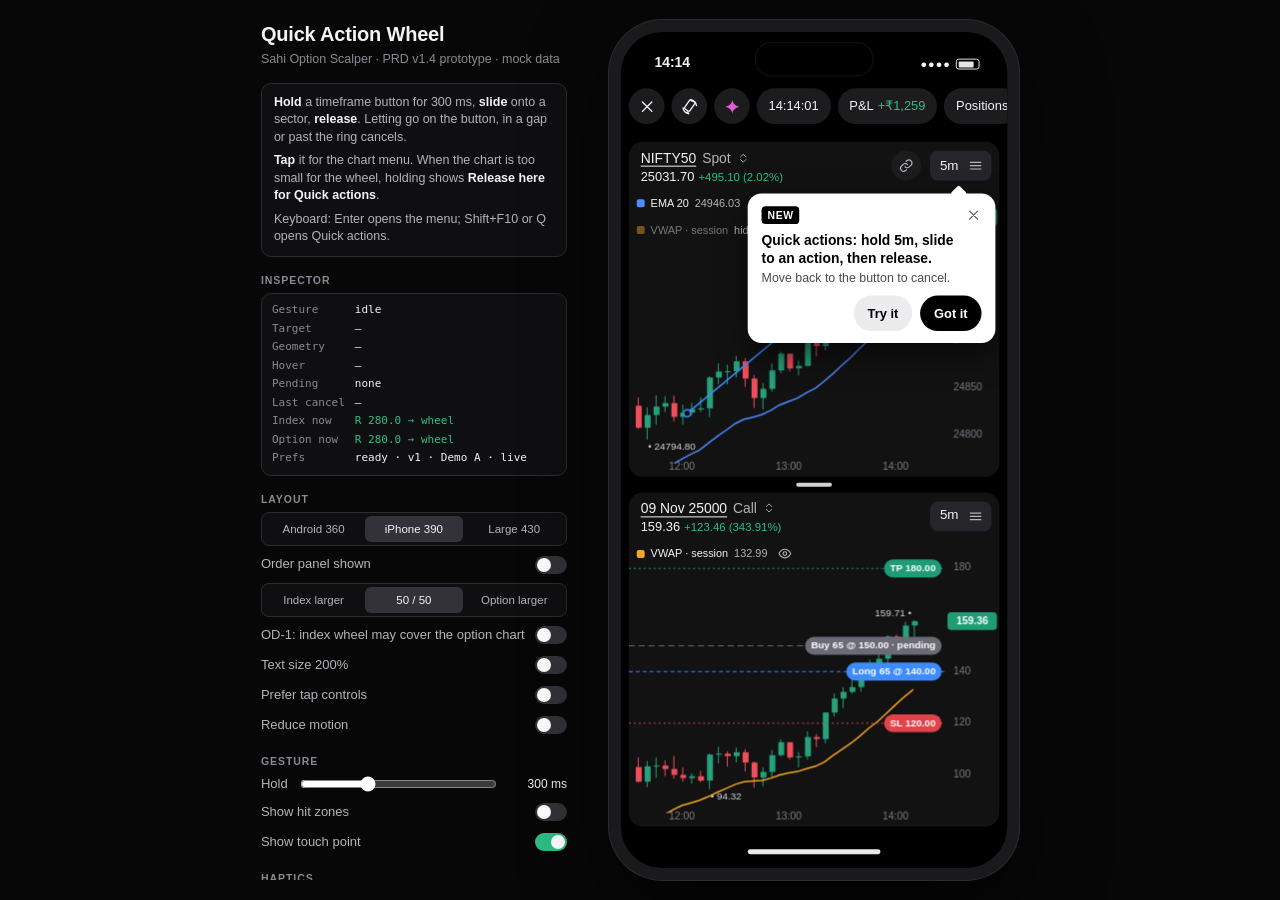
<file: prototype/quick-wheel/index.html>
<!doctype html>
<html lang="en">
<head>
<meta charset="utf-8">
<meta name="viewport" content="width=device-width, initial-scale=1, viewport-fit=cover">
<meta name="theme-color" content="#000000">
<meta name="mobile-web-app-capable" content="yes">
<meta name="apple-mobile-web-app-capable" content="yes">
<meta name="apple-mobile-web-app-status-bar-style" content="black-translucent">
<meta name="apple-mobile-web-app-title" content="Quick Wheel">
<meta name="description" content="Interactive prototype of the Sahi Quick Action Wheel PRD v1.4 on the mobile Option Scalper.">
<title>Sahi Quick Wheel</title>
<style>
/* Sahi Option Scalper, dark theme, read from the R1-R3 screenshots. No remote fonts or scripts (PRD NFR-10). */
:root {
  --stage: #070708; --bg: #000; --panel: #121213; --surface: #1c1c1e; --surface-2: #26262a; --surface-3: #323238;
  --line: #2c2c31; --ink: #f4f4f5; --ink-2: #b4b4ba; --ink-3: #8a8a92;
  --up: #2ebd85; --down: #f0525a; --buy: #1e9c55; --sell: #e3443c; --ai: #e05ad6; --pos: #3d8bff; --warn: #f5b14c;
  --wheel: rgba(26, 26, 29, .9);
  --font: -apple-system, BlinkMacSystemFont, "Segoe UI", Roboto, "Helvetica Neue", Arial, sans-serif;
  --mono: ui-monospace, SFMono-Regular, Menlo, Consolas, monospace;
  color-scheme: dark;
}
* { box-sizing: border-box; }
html, body { height: 100%; }
body { margin: 0; background: var(--stage); color: var(--ink); font: 14px/1.4 var(--font); -webkit-font-smoothing: antialiased; overflow: hidden; }
button { font: inherit; color: inherit; background: none; border: 0; padding: 0; cursor: pointer; text-align: inherit; }
button:disabled { cursor: not-allowed; }
:focus-visible { outline: 2px solid #fff; outline-offset: 2px; }
.num { font-variant-numeric: tabular-nums; }
svg.i { width: 20px; height: 20px; flex: none; fill: none; stroke: currentColor; stroke-width: 1.7; stroke-linecap: round; stroke-linejoin: round; }
.sr { position: absolute; width: 1px; height: 1px; overflow: hidden; clip: rect(0 0 0 0); white-space: nowrap; }

/* ---------- stage and dev panel ---------- */
.stage { height: 100%; display: flex; align-items: center; justify-content: center; gap: 36px; padding: 20px 24px; }
.dev { width: 312px; flex: none; align-self: stretch; overflow-y: auto; display: flex; flex-direction: column; gap: 14px; padding-right: 6px; color: var(--ink-2); font-size: 13px; scrollbar-width: thin; }
.dev h1 { margin: 0; color: var(--ink); font-size: 20px; font-weight: 650; letter-spacing: -.01em; }
.dev .lede { margin: 3px 0 0; font-size: 12.5px; color: var(--ink-3); }
.how { padding: 10px 12px; border: 1px solid var(--line); border-radius: 10px; background: #0f0f11; font-size: 12.5px; }
.how p { margin: 0 0 6px; } .how p:last-child { margin: 0; } .how b { color: var(--ink); font-weight: 600; }
.dg { display: flex; flex-direction: column; gap: 6px; }
.dl { font-size: 10.5px; font-weight: 650; letter-spacing: .09em; text-transform: uppercase; color: var(--ink-3); margin-top: 2px; }
.dt { display: flex; align-items: center; justify-content: space-between; gap: 10px; padding: 3px 0; cursor: pointer; }
.dt input { appearance: none; width: 32px; height: 18px; border-radius: 9px; background: var(--surface-3); position: relative; flex: none; cursor: pointer; transition: background .15s; margin: 0; }
.dt input::after { content: ''; position: absolute; top: 2px; left: 2px; width: 14px; height: 14px; border-radius: 50%; background: #fff; transition: transform .15s; }
.dt input:checked { background: var(--up); }
.dt input:checked::after { transform: translateX(14px); }
.dseg { display: flex; gap: 3px; background: #0f0f11; border: 1px solid var(--line); border-radius: 8px; padding: 3px; }
.dseg button { flex: 1; padding: 5px 3px; border-radius: 6px; font-size: 11.5px; text-align: center; color: var(--ink-2); }
.dseg button[aria-pressed="true"] { background: var(--surface-3); color: var(--ink); }
.drange { display: flex; align-items: center; gap: 10px; }
.drange input { flex: 1; accent-color: #fff; }
.drange output { width: 58px; text-align: right; color: var(--ink); font-size: 12px; }
.dbtns { display: grid; grid-template-columns: 1fr 1fr; gap: 6px; }
.dbtns button { padding: 7px 9px; border-radius: 8px; border: 1px solid var(--line); background: #0f0f11; font-size: 12px; color: var(--ink-2); }
.dbtns button:hover { color: var(--ink); border-color: var(--surface-3); }
.dbtns .wide { grid-column: span 2; }
.dnote { font-size: 11.5px; color: var(--ink-3); }
.insp { margin: 0; font: 11px/1.5 var(--mono); padding: 8px 10px; border: 1px solid var(--line); border-radius: 10px; background: #0f0f11; display: grid; grid-template-columns: auto 1fr; gap: 2px 10px; }
.insp dt { color: var(--ink-3); } .insp dd { margin: 0; color: var(--ink); word-break: break-word; }
.insp .ok { color: var(--up); } .insp .bad { color: var(--warn); }
.hmeter { display: flex; align-items: center; gap: 10px; padding: 8px 10px; border-radius: 10px; border: 1px solid var(--line); background: #0f0f11; }
.hmeter .dot { width: 10px; height: 10px; border-radius: 50%; background: var(--surface-3); flex: none; transition: background .3s, box-shadow .3s; }
.hmeter .dot.fire { background: #fff; box-shadow: 0 0 0 6px rgba(255,255,255,.12); transition: none; }
.hmeter .txt { font-size: 12px; } .hmeter .txt b { color: var(--ink); font-weight: 600; }
.log { margin: 0; padding: 0; list-style: none; font: 10.5px/1.45 var(--mono); display: flex; flex-direction: column; gap: 3px; }
.log li { padding: 5px 7px; border-radius: 6px; background: #0f0f11; border: 1px solid var(--line); color: var(--ink-2); word-break: break-word; }
.log li b { color: var(--ink); font-weight: 600; }
.log li.applied b { color: var(--up); } .log li.cancel b, .log li.failed b { color: var(--warn); }
.log .empty { color: var(--ink-3); background: none; border: 0; padding: 0; font-family: var(--font); font-size: 12px; }

/* ---------- device frame ---------- */
.device-wrap { flex: none; position: relative; }
.device { padding: 12px; border-radius: 54px; background: #1a1a1c; box-shadow: 0 0 0 1px #2c2c30, 0 30px 80px rgba(0,0,0,.6); transform-origin: top left; }
.device[data-os="android"] { border-radius: 36px; }
.app { --sat: 47px; --sab: 34px; --ts: 1; position: relative; width: 390px; height: 844px; overflow: hidden; border-radius: 42px; background: var(--bg); display: flex; flex-direction: column; font: 14px/1.35 var(--font); -webkit-user-select: none; user-select: none; -webkit-touch-callout: none; -webkit-tap-highlight-color: transparent; }
.app[data-os="android"] { border-radius: 24px; }
.app[data-ts="2"] { --ts: 2; }
.statusbar { flex: none; height: var(--sat); display: flex; align-items: flex-end; justify-content: space-between; padding: 0 28px 7px 34px; font-size: 14px; font-weight: 600; position: relative; z-index: 55; pointer-events: none; }
.statusbar .island { position: absolute; left: 50%; top: 11px; width: 118px; height: 33px; margin-left: -59px; border-radius: 20px; background: #000; box-shadow: 0 0 0 1px #141416; }
.app[data-os="android"] .statusbar { align-items: center; padding: 0 16px; font-size: 12px; }
.app[data-os="android"] .statusbar .island { width: 12px; height: 12px; top: 6px; margin-left: -6px; border-radius: 50%; }
.statusbar .sb-icons { display: flex; gap: 5px; align-items: center; font-size: 11px; letter-spacing: 1px; }
.statusbar .batt { width: 24px; height: 11px; border: 1.5px solid #e6e6e8; border-radius: 3px; position: relative; }
.statusbar .batt::after { content: ''; position: absolute; inset: 1.5px 5px 1.5px 1.5px; background: #e6e6e8; border-radius: 1px; }
.app[data-native] .statusbar > * { display: none; }
.homebar { flex: none; height: var(--sab); display: grid; place-items: center; position: relative; z-index: 55; pointer-events: none; }
.homebar span { width: 134px; height: 5px; border-radius: 3px; background: #e8e8ea; }
.app[data-os="android"] .homebar span { width: 96px; height: 4px; }
.app[data-native] .homebar span { display: none; }

@media (max-width: 560px) {
  .stage { padding: 0; display: block; }
  .dev { display: none; }
  .device-wrap { width: 100%; height: 100dvh; }
  .device { width: 100% !important; height: 100% !important; padding: 0; border-radius: 0; box-shadow: none; background: var(--bg); transform: none !important; }
  .app { width: 100% !important; height: 100% !important; border-radius: 0 !important; --sat: env(safe-area-inset-top, 0px); --sab: env(safe-area-inset-bottom, 0px); }
}

/* ---------- top bar ---------- */
.top { flex: none; height: 56px; display: flex; align-items: center; gap: 7px; padding: 0 8px; overflow: hidden; }
.cbtn { width: 36px; height: 36px; border-radius: 50%; background: var(--surface); display: grid; place-items: center; flex: none; }
.cbtn .i { width: 19px; height: 19px; }
.pill { height: 36px; padding: 0 12px; border-radius: 18px; background: var(--surface); display: flex; align-items: center; gap: 4px; font-size: 13px; font-weight: 500; flex: none; white-space: nowrap; }
.pill.offline { color: var(--warn); }
.pill.mode { background: #2a2140; color: #d7c6ff; font-weight: 600; }
.pill.mode[hidden] { display: none; }
.top .spacer { flex: 1; }

/* ---------- chart panels ---------- */
.charts { flex: 1; min-height: 0; display: flex; flex-direction: column; padding: 8px 8px 8px; }
.panel { position: relative; background: var(--panel); border-radius: 14px; min-height: 90px; display: flex; flex-direction: column; overflow: hidden; transition: box-shadow .12s; }
.panel.held { box-shadow: inset 0 0 0 1.5px rgba(255,255,255,.7); }
.ph { flex: none; height: 48px; display: flex; align-items: flex-start; justify-content: space-between; padding-left: 12px; position: relative; z-index: 4; }
.ph-l { min-width: 0; padding-top: 7px; }
.sym { display: flex; align-items: center; gap: 6px; font-size: 14px; font-weight: 500; white-space: nowrap; }
.sym u { text-underline-offset: 3px; text-decoration-thickness: 1px; }
.sym .muted { color: var(--ink-2); }
.sym .i { width: 13px; height: 13px; color: var(--ink-2); }
.px { font-size: 13px; margin-top: 1px; white-space: nowrap; }
.px .chg { font-size: 11.5px; margin-left: 4px; }
.up { color: var(--up); } .down { color: var(--down); }
.ph-r { display: flex; align-items: center; height: 48px; flex: none; }
.link-btn { width: 40px; height: 48px; display: grid; place-items: center; }
.link-btn .vis { width: 30px; height: 30px; border-radius: 50%; display: grid; place-items: center; background: var(--surface); color: var(--ink-2); }
.link-btn .i { width: 16px; height: 16px; }
.link-btn[aria-pressed="true"] .vis { background: #fff; color: #000; }
.tf-btn { height: 48px; min-width: 56px; padding: 0 8px 0 4px; display: flex; align-items: center; justify-content: center; touch-action: none; }
.tf-vis { height: 30px; min-width: 62px; padding: 0 8px 0 10px; border-radius: 8px; background: var(--surface-2); display: flex; align-items: center; justify-content: space-between; gap: 8px; font-size: 13.5px; font-weight: 500; transition: transform .1s ease-out, box-shadow .12s, background .12s; }
.tf-vis .i { width: 16px; height: 16px; color: var(--ink-2); }
.tf-btn.pressed .tf-vis { transform: scale(.94); background: var(--surface-3); }
.app.rm .tf-btn.pressed .tf-vis { transform: none; }
.tf-btn.open .tf-vis { box-shadow: 0 0 0 1.5px #fff; background: var(--surface-3); }
.tf-btn.fb .tf-vis { box-shadow: 0 0 0 2px var(--warn); background: var(--surface-3); }
.tf-btn.fb-out .tf-vis { box-shadow: 0 0 0 2px rgba(245,177,76,.3); }
.tf-btn[aria-busy="true"] .tf-l { opacity: .55; }
.plot { position: relative; flex: 1; min-height: 0; }
.plot canvas { position: absolute; inset: 0; width: 100%; height: 100%; display: block; touch-action: none; }
.plot.arming { cursor: crosshair; }
.divider { flex: none; height: 16px; display: grid; place-items: center; touch-action: none; cursor: row-resize; }
.divider span { width: 36px; height: 4px; border-radius: 2px; background: #d0d0d5; }

/* status row, Clean View chip and legend (top left of the plot) */
.stack { position: absolute; left: 8px; top: 2px; right: 60px; display: flex; flex-direction: column; align-items: flex-start; gap: 3px; z-index: 3; pointer-events: none; }
.app.tb .stack { left: 52px; }
.stack > * { pointer-events: auto; }
.st-row { display: flex; align-items: center; gap: 6px; min-height: 28px; max-width: 100%; padding: 0 2px 0 10px; border-radius: 14px; font-size: 12px; background: rgba(38,38,42,.95); }
.st-row.busy { padding-right: 12px; }
.st-row.err { background: #3a2a10; color: #ffd28a; }
.st-row .i { width: 15px; height: 15px; }
.st-row .m { flex: 1; min-width: 0; }
.st-btn { height: 26px; padding: 0 10px; border-radius: 13px; background: rgba(255,255,255,.12); font-weight: 600; font-size: 12px; color: inherit; }
.x48 { width: 48px; height: 48px; margin: -10px -10px -10px -12px; display: grid; place-items: center; flex: none; color: inherit; }
.x48 .i { width: 15px; height: 15px; }
.spin { width: 12px; height: 12px; border-radius: 50%; border: 2px solid rgba(255,255,255,.25); border-top-color: #fff; animation: spin .8s linear infinite; flex: none; }
.app.rm .spin { animation-duration: 2.4s; }
@keyframes spin { to { transform: rotate(360deg); } }
.cv-chip { display: flex; align-items: center; gap: 2px; height: 28px; padding: 0 2px 0 10px; border-radius: 14px; background: rgba(255,255,255,.94); color: #000; font-size: 12px; font-weight: 600; }
.lg-row { display: flex; align-items: center; gap: 6px; height: 24px; font-size: 11px; color: var(--ink-2); }
.lg-row .sw { width: 8px; height: 8px; border-radius: 2px; flex: none; }
.lg-row .nm { color: var(--ink); font-weight: 500; white-space: nowrap; }
.lg-row .v { white-space: nowrap; }
.lg-row.off .nm, .lg-row.off .sw { opacity: .45; }
.lg-row .eye { width: 40px; height: 32px; margin: -4px -8px; display: grid; place-items: center; color: var(--ink-2); }
.lg-row .eye .i { width: 15px; height: 15px; }

/* favourite drawing toolbar (existing Sahi feature, baseline route) */
.fav-tb { position: absolute; left: 4px; top: 34px; width: 42px; display: flex; flex-direction: column; gap: 3px; padding: 4px 1px; border-radius: 12px; background: rgba(32,32,35,.96); z-index: 3; }
.fav-tb[hidden] { display: none; }
.fav-tb button { width: 40px; height: 40px; display: grid; place-items: center; border-radius: 10px; color: var(--ink-2); }
.fav-tb button[aria-pressed="true"] { background: #fff; color: #000; }

/* N3 drawing banner */
.n3 { position: absolute; left: 8px; right: 8px; top: 2px; z-index: 5; display: flex; align-items: center; gap: 8px; padding: 6px 6px 6px 12px; border-radius: 12px; background: rgba(40,40,44,.97); box-shadow: 0 6px 20px rgba(0,0,0,.45); font-size: 12.5px; }
.n3[hidden] { display: none; }
.n3 .i { width: 18px; height: 18px; color: var(--pos); }
.n3 .msg { flex: 1; }
.n3.flash { background: #3a2a10; color: #ffd28a; }
.n3 button { height: 36px; padding: 0 12px; border-radius: 10px; background: var(--surface-3); font-weight: 600; font-size: 12.5px; }

/* order panel: hidden until the option chart is tapped (R3) */
.order { flex: none; height: 124px; margin: 0 8px; background: var(--panel); border-radius: 18px 18px 0 0; padding: 10px 12px 0; }
.order[hidden] { display: none; }
.order .row1 { display: flex; align-items: center; justify-content: center; position: relative; height: 36px; }
.demo-tag { position: absolute; left: 0; font-size: 10px; font-weight: 700; letter-spacing: .08em; color: var(--warn); border: 1px solid rgba(245,177,76,.45); border-radius: 5px; padding: 1px 5px; }
.seg { display: flex; background: var(--surface); border-radius: 18px; padding: 3px; }
.seg button { height: 30px; padding: 0 14px; border-radius: 15px; font-size: 13px; font-weight: 500; color: var(--ink-2); }
.seg button[aria-pressed="true"] { background: #fff; color: #000; }
.order .pin { position: absolute; right: -6px; width: 44px; height: 44px; display: grid; place-items: center; }
.order .pin .vis { width: 34px; height: 34px; border-radius: 50%; background: var(--surface); display: grid; place-items: center; }
.order .pin[aria-pressed="true"] .vis { background: #fff; color: #000; }
.order .pin .i { width: 16px; height: 16px; }
.order .row2 { display: grid; grid-template-columns: 1fr 96px 1fr; gap: 8px; margin-top: 8px; align-items: start; }
.bs { width: 100%; height: 48px; border-radius: 24px; display: flex; flex-direction: column; align-items: center; justify-content: center; line-height: 1.15; font-size: 11.5px; color: #fff; }
.bs b { font-size: 14.5px; font-weight: 650; }
.bs.buy { background: var(--buy); } .bs.sell { background: var(--sell); }
.margin { font-size: 10.5px; color: var(--ink-2); text-align: center; margin-top: 3px; }
.qty { height: 48px; border-radius: 12px; background: var(--surface); display: flex; align-items: center; justify-content: space-between; padding: 0 2px; }
.qty button { width: 26px; height: 44px; display: grid; place-items: center; color: var(--ink-2); }
.qty .i { width: 15px; height: 15px; }
.qty .v { text-align: center; line-height: 1.1; font-size: 15px; font-weight: 600; }
.qty .v small { display: block; font-size: 10px; color: var(--ink-3); font-weight: 400; }

/* ---------- wheel layer ---------- */
.wheel-svg { position: absolute; inset: 0; width: 100%; height: 100%; pointer-events: none; z-index: 60; overflow: visible; }
.wheel-svg text { font-family: var(--font); }
.wheel-g { opacity: 0; transform: scale(.9); transition: opacity 120ms ease-out, transform 120ms ease-out; }
.wheel-g.in { opacity: 1; transform: none; }
.wheel-g.out { opacity: 0; transform: none; transition: opacity 80ms ease-in; }
.app.rm .wheel-g { transform: none; }
.qa-pill { position: absolute; z-index: 61; max-width: calc(100% - 16px); padding: 6px 12px; border-radius: 14px; background: #fff; color: #000; font-size: 14px; font-weight: 600; line-height: 1.3; pointer-events: none; box-shadow: 0 6px 18px rgba(0,0,0,.5); overflow: hidden; display: -webkit-box; -webkit-line-clamp: 2; -webkit-box-orient: vertical; }
.qa-pill[hidden] { display: none; }
.qa-pill.muted { background: #3a3a40; color: var(--ink); }
.qa-pill .sub { font-weight: 500; color: #55555c; }
.qa-pill.muted .sub { color: var(--ink-2); }
.qa-pill.fb { background: #2b2216; color: #ffd9a0; box-shadow: 0 0 0 1px rgba(245,177,76,.5), 0 6px 18px rgba(0,0,0,.5); }
.qa-pill.fb .sub2 { display: block; font-weight: 500; font-size: 14px; color: #e3c08a; }
.touch-dot { position: absolute; z-index: 62; width: 44px; height: 44px; margin: -22px 0 0 -22px; border-radius: 50%; background: rgba(255,255,255,.16); border: 1.5px solid rgba(255,255,255,.45); pointer-events: none; }
.touch-dot[hidden] { display: none; }
.hpulse { position: absolute; z-index: 63; border-radius: 50%; pointer-events: none; border: 2px solid rgba(255,255,255,.9); animation: hp .38s ease-out forwards; }
.hpulse.success { border-color: var(--up); animation-duration: .5s; }
.hpulse.error { border-color: var(--warn); }
@keyframes hp { from { opacity: .9; transform: scale(.4); } to { opacity: 0; transform: scale(1.25); } }

/* phone-browser notice: browser bars take chart height, so the gate can fail */
.ntip { position: absolute; left: 8px; right: 8px; bottom: calc(var(--sab) + 14px); z-index: 45; display: flex; align-items: center; gap: 8px; flex-wrap: wrap; padding: 10px 4px 10px 12px; border-radius: 12px; background: #2b2216; color: #ffd9a0; font-size: 12.5px; box-shadow: 0 8px 24px rgba(0,0,0,.5); }
.ntip[hidden] { display: none; }
.ntip .m { flex: 1 1 200px; }
.ntip button[data-fs] { min-height: 40px; padding: 0 12px; border-radius: 10px; background: #ffd9a0; color: #2b2216; font-weight: 700; }
.ntip button[data-fs][hidden] { display: none; }
.ntip .x-btn { width: 44px; height: 44px; color: #ffd9a0; }

/* ---------- toast N2 ---------- */
.toast { position: absolute; left: 50%; z-index: 70; transform: translate(-50%, 8px); opacity: 0; max-width: calc(100% - 32px); padding: 10px 16px; border-radius: 22px; background: #f4f4f5; color: #000; font-size: 13px; font-weight: 500; box-shadow: 0 8px 24px rgba(0,0,0,.5); pointer-events: none; transition: opacity .16s, transform .16s; display: flex; align-items: center; gap: 8px; text-align: center; }
.toast.in { opacity: 1; transform: translate(-50%, 0); }
.toast.err { background: #3a2a10; color: #ffd28a; }
.toast .i { width: 16px; height: 16px; }

/* ---------- N1 invitation ---------- */
.coach { position: absolute; z-index: 30; width: 250px; padding: 12px 14px; border-radius: 14px; background: #fff; color: #000; box-shadow: 0 12px 30px rgba(0,0,0,.55); }
.coach::before { content: ''; position: absolute; top: -6px; right: var(--arrow, 26px); width: 12px; height: 12px; background: #fff; transform: rotate(45deg); border-radius: 2px; }
.coach .new { display: inline-block; font-size: 10.5px; font-weight: 700; letter-spacing: .06em; text-transform: uppercase; padding: 2px 6px; border-radius: 4px; background: #000; color: #fff; }
.coach .c-t { margin: 7px 0 2px; font-size: 14px; font-weight: 650; line-height: 1.3; padding-right: 18px; }
.coach .c-s { margin: 0 0 10px; font-size: 12.5px; color: #4a4a50; }
.coach .row { display: flex; justify-content: flex-end; gap: 8px; }
.coach .row button { height: 36px; padding: 0 14px; border-radius: 18px; font-size: 13px; font-weight: 650; }
.coach .c-try { background: #ececef; } .coach .c-got { background: #000; color: #fff; }
.coach-x { position: absolute; top: 0; right: 0; width: 44px; height: 44px; display: grid; place-items: center; color: #555; }
.coach-x .i { width: 16px; height: 16px; }

/* ---------- layers: sheets, screens, modals, tutorial ---------- */
.layers { position: absolute; inset: 0; z-index: 50; pointer-events: none; }
.layers > * { pointer-events: auto; }
.scrim { position: absolute; inset: 0; background: rgba(0,0,0,.55); opacity: 0; transition: opacity .2s; }
.scrim.in { opacity: 1; }
.sheet { position: absolute; left: 8px; right: 8px; bottom: calc(var(--sab) + 8px); max-height: calc(100% - var(--sat) - var(--sab) - 40px); display: flex; flex-direction: column; border-radius: 20px; background: var(--surface); transform: translateY(110%); transition: transform .24s cubic-bezier(.2,.8,.2,1); box-shadow: 0 -10px 40px rgba(0,0,0,.5); font-size: calc(14px * var(--ts)); }
.app.rm .sheet { transition-duration: .01s; }
.sheet.in { transform: none; }
.sheet .grab { flex: none; height: 18px; display: grid; place-items: center; touch-action: none; cursor: grab; }
.sheet .grab span { width: 36px; height: 4px; border-radius: 2px; background: var(--surface-3); }
.sh-head { flex: none; display: flex; align-items: center; justify-content: space-between; gap: 8px; padding: 0 4px 6px 18px; touch-action: none; }
.sh-head h2 { margin: 0; font-size: calc(16.5px * var(--ts)); font-weight: 650; outline: none; }
.sheet .body { overflow-y: auto; padding: 0 16px 16px; overscroll-behavior: contain; }
.x-btn { width: 48px; height: 48px; border-radius: 50%; display: grid; place-items: center; color: var(--ink-2); flex: none; }
.x-btn .i { width: 18px; height: 18px; }
.qa-wrap { margin-bottom: 12px; border-radius: 14px; background: var(--surface-2); overflow: hidden; }
.qa-row { display: flex; align-items: center; gap: 12px; width: 100%; min-height: calc(56px * var(--ts)); padding: 8px 12px; text-align: left; }
.qa-row .i { width: 22px; height: 22px; }
.qa-main { flex: 1; min-width: 0; }
.qa-t { display: block; font-weight: 650; font-size: calc(14.5px * var(--ts)); }
.qa-s { display: block; font-size: calc(12px * var(--ts)); color: var(--ink-3); }
.tip { display: flex; align-items: center; gap: 4px; padding: 0 0 0 12px; border-top: 1px solid rgba(255,255,255,.06); font-size: calc(12.5px * var(--ts)); color: var(--ink-2); flex-wrap: wrap; }
.tip .lnk { min-height: 44px; padding: 0 4px; font-weight: 650; color: #fff; text-decoration: underline; text-underline-offset: 3px; }
.tip .x-btn { margin-left: auto; width: 44px; height: 44px; }
.tiles { display: grid; grid-template-columns: repeat(4, 1fr); gap: 8px; padding-bottom: 12px; border-bottom: 1px solid var(--line); }
.app[data-ts="2"] .tiles { grid-template-columns: repeat(2, 1fr); }
.tiles button { min-height: calc(54px * var(--ts)); border-radius: 12px; background: var(--surface-2); display: flex; flex-direction: column; align-items: center; justify-content: center; gap: 3px; font-size: calc(12px * var(--ts)); }
.tiles button .i { width: 18px; height: 18px; }
.tiles button[aria-pressed="true"] { background: #fff; color: #000; }
.sec-h { display: flex; align-items: center; justify-content: space-between; margin: 14px 0 9px; font-size: calc(14px * var(--ts)); font-weight: 650; }
.sec-h .add { display: flex; align-items: center; gap: 6px; font-size: calc(12.5px * var(--ts)); font-weight: 500; color: var(--ink-3); }
.sec-h .add .i { width: 14px; height: 14px; }
.chips { display: grid; grid-template-columns: repeat(3, 1fr); gap: 8px; }
.app[data-ts="2"] .chips { grid-template-columns: repeat(2, 1fr); }
.chip { min-height: calc(36px * var(--ts)); border-radius: 18px; border: 1px solid #3a3a40; display: flex; align-items: center; justify-content: center; gap: 6px; font-size: calc(13.5px * var(--ts)); color: var(--ink-2); }
.chip .i { width: 14px; height: 14px; }
.chip.cur { border-color: #fff; color: #fff; font-weight: 650; }
.chip:disabled { opacity: .38; }
.note { font-size: calc(12px * var(--ts)); color: var(--ink-3); margin: 10px 0 0; }
.note.warn { color: var(--warn); }
.list { display: flex; flex-direction: column; }
.li { display: flex; align-items: center; gap: 12px; min-height: calc(50px * var(--ts)); padding: 6px 0; font-size: calc(14px * var(--ts)); text-align: left; width: 100%; border-bottom: 1px solid var(--line); }
.li:last-child { border-bottom: 0; }
.li > .i { width: 20px; height: 20px; color: var(--ink-2); }
.li .main { flex: 1; min-width: 0; }
.li .main small { display: block; font-size: calc(12px * var(--ts)); color: var(--ink-3); }
.li .end { font-size: calc(12px * var(--ts)); color: var(--ink-3); display: flex; align-items: center; gap: 6px; }
.li:disabled { opacity: .42; }
.li .badge { font-size: 10px; padding: 1px 5px; border-radius: 4px; background: var(--surface-3); color: var(--ink-2); margin-left: 6px; }
.li .plus { width: 20px; height: 20px; border-radius: 50%; background: var(--up); color: #000; display: grid; place-items: center; flex: none; }
.li .plus.on { background: #fff; }
.li .plus .i { width: 12px; height: 12px; color: #000; stroke-width: 2.6; }
.li .icon-sm { width: 44px; height: 44px; display: grid; place-items: center; color: var(--ink-2); flex: none; }
.li .icon-sm .i { width: 17px; height: 17px; }
.tog { width: 36px; height: 21px; border-radius: 11px; background: var(--surface-3); position: relative; flex: none; }
.tog::after { content: ''; position: absolute; top: 3px; left: 3px; width: 15px; height: 15px; border-radius: 50%; background: #8a8a90; transition: transform .15s; }
.tog.on { background: var(--up); } .tog.on::after { background: #fff; transform: translateX(15px); }
.sub-h { font-size: calc(12px * var(--ts)); color: var(--ink-3); margin: 12px 0 2px; text-transform: uppercase; letter-spacing: .06em; font-weight: 600; }
.search { display: flex; align-items: center; gap: 8px; height: 40px; padding: 0 12px; border-radius: 10px; border: 1px solid #3a3a40; margin-bottom: 8px; }
.search .i { width: 16px; height: 16px; color: var(--ink-3); }
.search input { flex: 1; background: none; border: 0; color: var(--ink); font: inherit; font-size: calc(14px * var(--ts)); outline: none; min-width: 0; -webkit-user-select: text; user-select: text; }
.empty-st { padding: 20px 0; text-align: center; color: var(--ink-3); }

/* Q1 quick actions sheet */
.q1-sub { margin: 0 2px 10px; font-size: calc(12.5px * var(--ts)); color: var(--ink-3); }
.q-row { display: flex; align-items: center; gap: 12px; width: 100%; min-height: calc(56px * var(--ts)); padding: 8px 4px; border-bottom: 1px solid var(--line); text-align: left; }
.q-row:last-child { border-bottom: 0; }
.q-row.info .q-t { color: var(--ink-2); }
.q-row.flash { animation: flash 1s ease-out; }
@keyframes flash { 0%, 40% { background: rgba(255,255,255,.1); } 100% { background: transparent; } }
.slotno { width: calc(26px * var(--ts)); height: calc(26px * var(--ts)); border-radius: 8px; background: var(--surface-2); display: grid; place-items: center; font-size: calc(12px * var(--ts)); color: var(--ink-2); flex: none; }
.q-main { flex: 1; min-width: 0; }
.q-t { display: block; font-size: calc(14.5px * var(--ts)); font-weight: 600; }
.q-s { display: block; font-size: calc(12.5px * var(--ts)); color: var(--ink-3); }
.q-chip { flex: none; font-size: calc(11px * var(--ts)); font-weight: 650; padding: 3px 8px; border-radius: 10px; background: var(--surface-3); color: var(--ink); }
.q-chip.un { background: #3a2a10; color: #ffd28a; }
.q1-foot { display: flex; gap: 8px; margin-top: 12px; flex-wrap: wrap; }
.q1-foot button { flex: 1; min-height: 48px; border-radius: 12px; background: var(--surface-2); display: flex; align-items: center; justify-content: center; gap: 8px; font-size: calc(13px * var(--ts)); font-weight: 600; padding: 0 10px; }
.q1-foot .i { width: 17px; height: 17px; }
.banner { display: flex; align-items: center; gap: 8px; flex-wrap: wrap; padding: 10px 12px; margin: 0 0 10px; border-radius: 12px; background: #3a2a10; color: #ffd28a; font-size: calc(12.5px * var(--ts)); }
.banner .m { flex: 1 1 160px; }
.banner button { min-height: 36px; padding: 0 12px; border-radius: 10px; background: rgba(255,255,255,.12); font-weight: 650; color: inherit; }

/* S2 screen */
.screen { position: absolute; inset: 0; background: var(--bg); transform: translateX(100%); transition: transform .26s cubic-bezier(.2,.8,.2,1); display: flex; flex-direction: column; padding-top: var(--sat); padding-bottom: var(--sab); font-size: calc(14px * var(--ts)); }
.app.rm .screen { transition-duration: .01s; }
.screen.in { transform: none; }
.nav { flex: none; display: flex; align-items: center; gap: 2px; padding: 4px 8px; }
.nav h2 { margin: 0; font-size: calc(17px * var(--ts)); font-weight: 650; outline: none; }
.screen .scroll { flex: 1; overflow-y: auto; padding: 0 16px 24px; overscroll-behavior: contain; }
.preview { border-radius: 16px; background: var(--panel); overflow: hidden; }
.preview svg { display: block; width: 100%; height: auto; }
.preview text { font-family: var(--font); }
.helper { font-size: calc(12.5px * var(--ts)); color: var(--ink-3); margin: 10px 2px 2px; }
.grp { margin-top: 16px; }
.grp h3 { margin: 0 0 6px 2px; font-size: calc(11.5px * var(--ts)); letter-spacing: .07em; text-transform: uppercase; color: var(--ink-3); font-weight: 650; }
.card { border-radius: 14px; background: var(--surface); padding: 0 12px; }
.card .li { min-height: calc(54px * var(--ts)); }
.card .li.flash { animation: flash 1.2s ease-out; }
.row-err { display: flex; align-items: center; gap: 6px; padding: 0 0 10px 38px; color: #ffd28a; font-size: calc(12px * var(--ts)); }
.row-err .i { width: 14px; height: 14px; }
.skel { display: block; height: 12px; border-radius: 6px; background: var(--surface-3); animation: sk 1s ease-in-out infinite alternate; }
@keyframes sk { from { opacity: .35; } to { opacity: .8; } }
.reset { display: block; margin: 20px auto 0; min-height: 44px; padding: 0 14px; font-weight: 650; font-size: calc(14px * var(--ts)); text-decoration: underline; text-underline-offset: 3px; }
.foot-note { font-size: calc(12px * var(--ts)); color: var(--ink-3); text-align: center; margin: 10px 0 0; }

/* M2 modal */
.modal { position: absolute; left: 24px; right: 24px; top: 50%; transform: translateY(-50%) scale(.96); opacity: 0; transition: opacity .16s, transform .16s; border-radius: 20px; background: var(--surface); padding: 20px; font-size: calc(14px * var(--ts)); }
.modal.in { opacity: 1; transform: translateY(-50%); }
.modal h2 { margin: 0 0 8px; font-size: calc(17px * var(--ts)); font-weight: 650; }
.modal p { margin: 0 0 18px; color: var(--ink-2); }
.modal .acts { display: flex; gap: 8px; }
.modal .acts button { flex: 1; min-height: 46px; border-radius: 23px; font-weight: 650; text-align: center; }
.btn-p { background: #fff; color: #000; }
.btn-s { background: var(--surface-3); color: var(--ink); }

/* T1 tutorial */
.tut { position: absolute; inset: 0; background: rgba(0,0,0,.94); padding-top: var(--sat); padding-bottom: var(--sab); display: flex; flex-direction: column; opacity: 0; transition: opacity .18s; }
.tut.in { opacity: 1; }
.tut-head { flex: none; display: flex; align-items: center; justify-content: space-between; padding: 0 4px 0 16px; height: 48px; font-size: 12px; font-weight: 650; letter-spacing: .08em; text-transform: uppercase; color: var(--ink-3); }
.tut-copy { flex: none; padding: 0 18px 8px; min-height: 118px; }
.tut-copy h2 { margin: 0 0 4px; font-size: 21px; font-weight: 700; letter-spacing: -.01em; }
.tut-copy p { margin: 0; color: var(--ink-2); font-size: 14px; }
.tut-copy .tut-fb { margin-top: 8px; color: var(--warn); font-size: 13px; min-height: 18px; }
.tut-copy .tut-fb.good { color: var(--up); }
.tut-stage { flex: 1; min-height: 0; padding: 0 8px; display: flex; flex-direction: column; }
.tut-panel { position: relative; flex: 1; min-height: 0; border-radius: 14px; background: var(--panel); border: 1px dashed #3a3a40; transition: flex-basis .25s; }
.tut-panel.small { flex: 0 0 200px; }
.tut-panel .ph { padding-left: 12px; }
.tut-panel .tut-sym { padding-top: 14px; font-size: 13px; color: var(--ink-3); }
.tut-foot { flex: none; display: flex; align-items: center; justify-content: space-between; padding: 10px 16px; min-height: 64px; }
.dots { display: flex; gap: 6px; } .dots i { width: 8px; height: 8px; border-radius: 50%; background: var(--surface-3); } .dots i.on { background: #fff; }
.tut-done { min-height: 44px; padding: 0 22px; border-radius: 22px; background: #fff; color: #000; font-weight: 700; }
.tut-done[hidden] { display: none; }
</style>
</head>
<body>
<svg width="0" height="0" style="position:absolute" aria-hidden="true">
  <defs>
    <symbol id="i-x" viewBox="0 0 24 24"><path d="M6 6l12 12M18 6L6 18"/></symbol>
    <symbol id="i-rotate" viewBox="0 0 24 24"><rect x="8" y="3.5" width="8" height="14" rx="1.8" transform="rotate(35 12 10.5)"/><path d="M3.5 13.5a8.5 8.5 0 0 0 7 7.2M20.5 10.5a8.5 8.5 0 0 0-7-7.2"/><path d="M10.5 20.7l-1.6-1.9M13.5 3.3l1.6 1.9"/></symbol>
    <symbol id="i-ai" viewBox="0 0 24 24"><path d="M12 3c.6 4.6 3.4 7.4 9 9-5.6 1.6-8.4 4.4-9 9-.6-4.6-3.4-7.4-9-9 5.6-1.6 8.4-4.4 9-9Z" fill="currentColor" stroke="none"/></symbol>
    <symbol id="i-more" viewBox="0 0 24 24"><circle cx="12" cy="5.5" r="1.6" fill="currentColor" stroke="none"/><circle cx="12" cy="12" r="1.6" fill="currentColor" stroke="none"/><circle cx="12" cy="18.5" r="1.6" fill="currentColor" stroke="none"/></symbol>
    <symbol id="i-link" viewBox="0 0 24 24"><path d="M10 13.5a4.5 4.5 0 0 0 6.6.4l2.8-2.8a4.6 4.6 0 0 0-6.5-6.5l-1.4 1.4"/><path d="M14 10.5a4.5 4.5 0 0 0-6.6-.4l-2.8 2.8a4.6 4.6 0 0 0 6.5 6.5l1.4-1.4"/></symbol>
    <symbol id="i-menu" viewBox="0 0 24 24"><path d="M4 7h16M4 12h16M4 17h16"/></symbol>
    <symbol id="i-updown" viewBox="0 0 24 24"><path d="M7 9.5l5-5 5 5M7 14.5l5 5 5-5"/></symbol>
    <symbol id="i-pin" viewBox="0 0 24 24"><path d="M14.5 3.5l6 6-2.5 1-3.5 3.5.5 4-1.5 1.5-4-4-4.5 4.5M7.5 10.5l-1.5 1.5 4 4"/><path d="M14.5 3.5l-1 2.5-3.5 3.5-2.5 1"/></symbol>
    <symbol id="i-minus" viewBox="0 0 24 24"><path d="M5 12h14"/></symbol>
    <symbol id="i-plus" viewBox="0 0 24 24"><path d="M12 5v14M5 12h14"/></symbol>
    <symbol id="i-check" viewBox="0 0 24 24"><path d="M5 12.5l4.5 4.5L19 7.5"/></symbol>
    <symbol id="i-back" viewBox="0 0 24 24"><path d="M15 5l-7 7 7 7"/></symbol>
    <symbol id="i-chev" viewBox="0 0 24 24"><path d="M9 5l7 7-7 7"/></symbol>
    <symbol id="i-star" viewBox="0 0 24 24"><path d="M12 3.5l2.6 5.4 5.9.8-4.3 4.1 1 5.8L12 16.8l-5.2 2.8 1-5.8-4.3-4.1 5.9-.8Z"/></symbol>
    <symbol id="i-search" viewBox="0 0 24 24"><circle cx="11" cy="11" r="6.5"/><path d="M16 16l4 4"/></symbol>
    <symbol id="i-range" viewBox="0 0 24 24"><path d="M4 12h16M7.5 8.5 4 12l3.5 3.5M16.5 8.5 20 12l-3.5 3.5"/></symbol>
    <symbol id="i-fx" viewBox="0 0 24 24"><path d="M12.5 4.5c-2.2-.6-3.4.4-3.8 2.6L7 18.5c-.4 2-1.4 2.6-3 2.2"/><path d="M5.5 9.5h6"/><path d="M14 12l5 6M19 12l-5 6"/></symbol>
    <symbol id="i-pencil" viewBox="0 0 24 24"><path d="M4 20l1-4.5L16 4.5a2.1 2.1 0 0 1 3 3L8 18.5Z"/><path d="M14 6.5l3.5 3.5"/></symbol>
    <symbol id="i-gear" viewBox="0 0 24 24"><circle cx="12" cy="12" r="3"/><path d="M12 2.8l1.6 2.3 2.7-.7.5 2.7 2.6 1-1 2.6 1.8 2.1-2.3 1.6.6 2.7-2.7.4-1 2.6-2.6-1-2.2 1.8-1.5-2.3-2.8.6-.4-2.7-2.6-1 1-2.6-1.8-2.1 2.3-1.6-.6-2.7 2.7-.5 1-2.6 2.6 1Z"/></symbol>
    <symbol id="i-trend" viewBox="0 0 24 24"><path d="M6 18L18 6"/><circle cx="5" cy="19" r="1.8"/><circle cx="19" cy="5" r="1.8"/></symbol>
    <symbol id="i-hline" viewBox="0 0 24 24"><path d="M3 12h7M14 12h7"/><circle cx="12" cy="12" r="1.8"/></symbol>
    <symbol id="i-hray" viewBox="0 0 24 24"><path d="M8 12h13"/><circle cx="5.5" cy="12" r="1.8"/></symbol>
    <symbol id="i-rect" viewBox="0 0 24 24"><rect x="5" y="6.5" width="14" height="11" rx="1"/></symbol>
    <symbol id="i-fib" viewBox="0 0 24 24"><path d="M7 5h14M7 9.5h14M7 13.5h14M7 19h14"/><circle cx="4" cy="5" r="1.5"/><circle cx="4" cy="19" r="1.5"/></symbol>
    <symbol id="i-chan" viewBox="0 0 24 24"><path d="M4 15L16 6M8 19l12-9"/></symbol>
    <symbol id="i-long" viewBox="0 0 24 24"><path d="M4 6h16M4 11h16M4 17h16"/><path d="M7 3v17"/></symbol>
    <symbol id="i-short" viewBox="0 0 24 24"><path d="M4 7h16M4 13h16M4 18h16"/><path d="M17 4v17"/></symbol>
    <symbol id="i-clean" viewBox="0 0 24 24"><path d="M3 3l18 18"/><path d="M10.6 5.1A10.4 10.4 0 0 1 12 5c6 0 9.5 7 9.5 7a17 17 0 0 1-2.6 3.4M6.6 6.6C3.9 8.4 2.5 12 2.5 12s3.5 7 9.5 7c1.8 0 3.4-.5 4.7-1.3"/><path d="M9.9 9.9a3 3 0 0 0 4.2 4.2"/></symbol>
    <symbol id="i-eye" viewBox="0 0 24 24"><path d="M2.5 12S6 5 12 5s9.5 7 9.5 7-3.5 7-9.5 7-9.5-7-9.5-7Z"/><circle cx="12" cy="12" r="3"/></symbol>
    <symbol id="i-magnet" viewBox="0 0 24 24"><path d="M6 4v8a6 6 0 0 0 12 0V4h-4v8a2 2 0 0 1-4 0V4Z"/><path d="M6 8h4M14 8h4"/></symbol>
    <symbol id="i-lock" viewBox="0 0 24 24"><rect x="5" y="11" width="14" height="9" rx="2"/><path d="M8 11V8a4 4 0 0 1 8 0v3"/></symbol>
    <symbol id="i-toolbar" viewBox="0 0 24 24"><rect x="4" y="4" width="16" height="16" rx="2"/><path d="M9 4v16"/></symbol>
    <symbol id="i-alert" viewBox="0 0 24 24"><circle cx="12" cy="12" r="9"/><path d="M12 7.5v5.5M12 16.5v.01"/></symbol>
    <symbol id="i-fan" viewBox="0 0 24 24"><path d="M20 4H4a16 16 0 0 0 16 16z"/><path d="M14 4a6 6 0 0 0 6 6"/><path d="M14.8 7L6.1 12M17 9.2L12 17.9"/></symbol>
    <symbol id="i-play" viewBox="0 0 24 24"><circle cx="12" cy="12" r="9"/><path d="M10 8.5v7l6-3.5Z"/></symbol>
    <symbol id="i-trash" viewBox="0 0 24 24"><path d="M5 7h14M10 7V5h4v2M7 7l1 12h8l1-12"/></symbol>
  </defs>
</svg>

<div class="stage">
  <aside class="dev" id="dev" aria-label="Prototype controls">
    <div>
      <h1>Quick Action Wheel</h1>
      <p class="lede">Sahi Option Scalper · PRD v1.4 prototype · mock data</p>
    </div>
    <div class="how">
      <p><b>Hold</b> a timeframe button for 300 ms, <b>slide</b> onto a sector, <b>release</b>. Letting go on the button, in a gap or past the ring cancels.</p>
      <p><b>Tap</b> it for the chart menu. When the chart is too small for the wheel, holding shows <b>Release here for Quick actions</b>.</p>
      <p>Keyboard: Enter opens the menu; Shift+F10 or Q opens Quick actions.</p>
    </div>

    <div class="dg"><div class="dl">Inspector</div><dl class="insp" id="insp"></dl></div>

    <div class="dg">
      <div class="dl">Layout</div>
      <div class="dseg" data-seg="frame"><button data-v="android">Android 360</button><button data-v="iphone">iPhone 390</button><button data-v="large">Large 430</button></div>
      <label class="dt">Order panel shown <input type="checkbox" id="optOrder"></label>
      <div class="dseg" data-seg="split"><button data-v="0.62">Index larger</button><button data-v="0.5">50 / 50</button><button data-v="0.38">Option larger</button></div>
      <label class="dt">OD-1: index wheel may cover the option chart <input type="checkbox" id="optOd1"></label>
      <label class="dt">Text size 200% <input type="checkbox" id="optText"></label>
      <label class="dt">Prefer tap controls <input type="checkbox" id="optTaps"></label>
      <label class="dt">Reduce motion <input type="checkbox" id="optRm"></label>
    </div>

    <div class="dg">
      <div class="dl">Gesture</div>
      <div class="drange"><span>Hold</span><input type="range" id="optHold" min="200" max="500" step="10" value="300" aria-label="Hold threshold"><output id="optHoldV">300 ms</output></div>
      <label class="dt">Show hit zones <input type="checkbox" id="optZones"></label>
      <label class="dt">Show touch point <input type="checkbox" id="optTouch" checked></label>
    </div>

    <div class="dg">
      <div class="dl">Haptics</div>
      <div class="hmeter" aria-live="polite"><span class="dot" id="hDot"></span><span class="txt" id="hTxt">No haptic yet.</span></div>
      <label class="dt">Haptic feedback <input type="checkbox" id="optHaptics" checked></label>
      <label class="dt">Show haptic pulses on screen <input type="checkbox" id="optPulse" checked></label>
      <label class="dt">Tick sounds (desktop stand-in) <input type="checkbox" id="optSound"></label>
      <div class="dnote" id="hSupport"></div>
    </div>

    <div class="dg">
      <div class="dl">Timeframe loads</div>
      <label class="dt">Linked charts <input type="checkbox" id="optLinked"></label>
      <label class="dt">Offline <input type="checkbox" id="optOffline"></label>
      <div class="drange"><span>Delay</span><input type="range" id="optDelay" min="0" max="12000" step="200" value="600" aria-label="Request delay"><output id="optDelayV">0.6 s</output></div>
      <div class="dnote">Loads time out at 10 s and keep the old interval.</div>
      <label class="dt">Index chart load fails <input type="checkbox" id="optFailIndex"></label>
      <label class="dt">Option chart load fails <input type="checkbox" id="optFailOption"></label>
    </div>

    <div class="dg">
      <div class="dl">Overlays and presets</div>
      <label class="dt">Next overlay action fails <input type="checkbox" id="optFailOverlay"></label>
      <label class="dt">VWAP · session preset deleted <input type="checkbox" id="optVwapDel"></label>
      <label class="dt">Duplicate EMA 20 on index chart <input type="checkbox" id="optDupEma"></label>
      <label class="dt">Favourite drawing toolbar <input type="checkbox" id="optFavTb"></label>
    </div>

    <div class="dg">
      <div class="dl">Account and preferences</div>
      <div class="dseg" data-seg="acct"><button data-v="demo-a">Demo A</button><button data-v="demo-b">Demo B</button></div>
      <div class="dseg" data-seg="mode"><button data-v="live">Live</button><button data-v="practice">Practice</button></div>
      <div class="dseg" data-seg="load"><button data-v="normal">Load OK</button><button data-v="loading">Loading</button><button data-v="fail">Fails</button><button data-v="corrupt">Corrupt</button></div>
      <label class="dt">Next save fails <input type="checkbox" id="optFailSave"></label>
    </div>

    <div class="dg">
      <div class="dl">Open</div>
      <div class="dbtns">
        <button data-jump="b1">B1 Chart menu</button>
        <button data-jump="q1">Q1 Quick actions</button>
        <button data-jump="s2">S2 Settings</button>
        <button data-jump="n1">N1 Invitation</button>
        <button data-jump="t1" class="wide">T1 Tutorial</button>
      </div>
    </div>

    <div class="dg">
      <div class="dl">Event log</div>
      <div class="dbtns"><button id="logExport">Export JSON</button><button id="logClear">Clear</button></div>
      <ul class="log" id="log"><li class="empty">Events appear here as they fire.</li></ul>
    </div>
    <div class="dbtns"><button class="wide" id="resetDemo">Reset this demo</button></div>
  </aside>

  <div class="device-wrap" id="deviceWrap">
    <div class="device" id="device">
      <div class="app" id="app">
        <div class="statusbar" id="statusbar"><span id="sbTime">14:15</span><span class="island"></span><span class="sb-icons">●●●● <span class="batt"></span></span></div>
        <div class="top">
          <button class="cbtn" aria-label="Close scalper"><svg class="i"><use href="#i-x"/></svg></button>
          <button class="cbtn" aria-label="Rotate"><svg class="i"><use href="#i-rotate"/></svg></button>
          <button class="cbtn" aria-label="Sahi AI" style="color:var(--ai)"><svg class="i"><use href="#i-ai"/></svg></button>
          <div class="pill num" id="clock">14:15:00</div>
          <div class="pill mode" id="modePill" hidden>Practice</div>
          <div class="pill num">P&amp;L <span id="pnl" class="up">₹0</span></div>
          <div class="pill">Positions</div>
          <span class="spacer"></span>
          <button class="cbtn" aria-label="More"><svg class="i"><use href="#i-more"/></svg></button>
        </div>

        <div class="charts" id="charts">
          <section class="panel" id="panel-index" data-chart="index" aria-label="Index chart">
            <header class="ph">
              <div class="ph-l">
                <div class="sym"><u>NIFTY50</u> <span class="muted">Spot</span><svg class="i"><use href="#i-updown"/></svg></div>
                <div class="px num"><span id="ltp-index">25030.35</span><span class="chg up" id="chg-index"></span></div>
              </div>
              <div class="ph-r">
                <button class="link-btn" id="linkBtn" aria-pressed="false" aria-label="Link timeframes"><span class="vis"><svg class="i"><use href="#i-link"/></svg></span></button>
                <button class="tf-btn" data-chart="index" aria-haspopup="dialog"><span class="tf-vis"><span class="tf-l">5m</span><svg class="i"><use href="#i-menu"/></svg></span></button>
              </div>
            </header>
            <div class="plot" data-chart="index"><canvas></canvas><div class="fav-tb" hidden></div><div class="stack"></div><div class="n3" hidden></div></div>
          </section>
          <div class="divider" id="divider" aria-hidden="true"><span></span></div>
          <section class="panel" id="panel-option" data-chart="option" aria-label="Option chart">
            <header class="ph">
              <div class="ph-l">
                <div class="sym"><u>09 Nov 25000</u> <span class="muted">Call</span><svg class="i"><use href="#i-updown"/></svg></div>
                <div class="px num"><span id="ltp-option">159.20</span><span class="chg up" id="chg-option"></span></div>
              </div>
              <div class="ph-r">
                <button class="tf-btn" data-chart="option" aria-haspopup="dialog"><span class="tf-vis"><span class="tf-l">5m</span><svg class="i"><use href="#i-menu"/></svg></span></button>
              </div>
            </header>
            <div class="plot" data-chart="option"><canvas></canvas><div class="fav-tb" hidden></div><div class="stack"></div><div class="n3" hidden></div></div>
          </section>
        </div>

        <div class="order" id="order" hidden>
          <div class="row1">
            <span class="demo-tag">DEMO</span>
            <div class="seg" role="group" aria-label="Order type"><button aria-pressed="true">1-Tap Market</button><button aria-pressed="false">Limit/Trigger</button></div>
            <button class="pin" id="pinBtn" aria-pressed="false" aria-label="Keep the order panel open"><span class="vis"><svg class="i"><use href="#i-pin"/></svg></span></button>
          </div>
          <div class="row2">
            <div><button class="bs buy" data-order>Buy at<b>Mkt</b></button><div class="margin num">Margin: ₹10,353</div></div>
            <div class="qty"><button id="qMinus" aria-label="Fewer lots"><svg class="i"><use href="#i-minus"/></svg></button><div class="v num"><span id="qV">65</span><small id="qL">1 lot</small></div><button id="qPlus" aria-label="More lots"><svg class="i"><use href="#i-plus"/></svg></button></div>
            <div><button class="bs sell" data-order>Sell at<b>Mkt</b></button><div class="margin num">Margin: ₹1,51,527</div></div>
          </div>
        </div>
        <div class="homebar" id="homebar"><span></span></div>

        <svg class="wheel-svg" id="wheelSvg" aria-hidden="true"><g id="zonesG"></g><g id="wheelG" class="wheel-g"></g></svg>
        <div class="qa-pill" id="pill" hidden></div>
        <div class="touch-dot" id="touchDot" hidden></div>
        <div class="ntip" id="ntip" role="note" hidden><span class="m"></span><button type="button" data-fs>Full screen</button><button type="button" class="x-btn" data-ntip-x aria-label="Dismiss">✕</button></div>
        <div class="toast" id="toast" role="status" aria-live="polite"></div>
        <div class="layers" id="layers"></div>
        <div class="sr" id="srLive" aria-live="assertive"></div>
      </div>
    </div>
  </div>
</div>

<script>
'use strict';
/* =========================================================================
   Helpers
   ========================================================================= */
const $ = (s, r = document) => r.querySelector(s);
const $$ = (s, r = document) => [...r.querySelectorAll(s)];
const app = $('#app');
const icon = (id, cls = 'i') => `<svg class="${cls}" aria-hidden="true"><use href="#i-${id}"/></svg>`;
const esc = s => String(s == null ? '' : s).replace(/[&<>"']/g, c => ({ '&': '&amp;', '<': '&lt;', '>': '&gt;', '"': '&quot;', "'": '&#39;' }[c]));
const clamp = (v, a, b) => Math.max(a, Math.min(b, v));
const fmt = (v, d = 2) => Number(v).toFixed(d);
const fmtIN = v => Math.round(v).toLocaleString('en-IN');
const now = () => performance.now();
const cap = s => s.charAt(0).toUpperCase() + s.slice(1);
function h(html) { const t = document.createElement('template'); t.innerHTML = html.trim(); return t.content.firstElementChild; }
const NS = 'sahi.qw.v14.';
const store = {
  raw(k) { try { return localStorage.getItem(NS + k); } catch { return null; } },
  get(k, d = null) { const v = this.raw(k); if (v == null) return d; try { return JSON.parse(v); } catch { return d; } },
  set(k, v) { try { localStorage.setItem(NS + k, JSON.stringify(v)); return true; } catch { return false; } },
  setRaw(k, v) { try { localStorage.setItem(NS + k, v); return true; } catch { return false; } },
  sget(k) { try { return sessionStorage.getItem(NS + k); } catch { return null; } },
  sset(k, v) { try { sessionStorage.setItem(NS + k, v); } catch {} },
  clearDemo() { for (const name of ['localStorage', 'sessionStorage']) { try { const st = window[name]; Object.keys(st).filter(k => k.startsWith(NS)).forEach(k => st.removeItem(k)); } catch {} } },
};
function appScale() { const r = app.getBoundingClientRect(); return r.width / app.offsetWidth || 1; }
function appPoint(e) { const r = app.getBoundingClientRect(), s = r.width / app.offsetWidth || 1; return { x: (e.clientX - r.left) / s, y: (e.clientY - r.top) / s }; }
function appRect(el) { const a = app.getBoundingClientRect(), b = el.getBoundingClientRect(), s = a.width / app.offsetWidth || 1; return { x: (b.left - a.left) / s, y: (b.top - a.top) / s, w: b.width / s, h: b.height / s }; }
const isNative = () => window.matchMedia('(max-width: 560px)').matches;
const dist = (a, b) => Math.hypot(a.x - b.x, a.y - b.y);

/* =========================================================================
   Constants (PRD Section 5) and catalogues
   ========================================================================= */
const GEO = { TOL: 10, RMIN: 264, RMAX: 280, RIN: 120, TRIM: 0.5, STEP: 90 / 7, MARGIN: 8 };
const FRAMES = {
  android: { label: 'Android 360×800', w: 360, h: 800, sat: 24, sab: 24, os: 'android' },
  iphone: { label: 'iPhone 390×844', w: 390, h: 844, sat: 47, sab: 34, os: 'ios' },
  large: { label: 'iPhone 430×932', w: 430, h: 932, sat: 59, sab: 34, os: 'ios' },
};
const CHARTS = ['index', 'option'];
const CHART_NAME = { index: 'index chart', option: 'option chart' };
const TF_SECOND = ['5s', '15s', '30s'];
const TF_MINUTE = ['1m', '2m', '3m', '5m', '10m', '15m', '25m', '30m', '75m', '125m'];
const TF_HOUR = ['1h', '2h', '4h'];
const TF_SUPPORTED = ['1m', '2m', '3m', '5m', '10m', '15m', '25m', '30m'];
const tfMin = tf => tf.endsWith('s') ? parseInt(tf) / 60 : tf.endsWith('h') ? parseInt(tf) * 60 : parseInt(tf);
const PRESETS = {
  'system.vwap.session': { type: 'vwap', name: 'VWAP · session', short: ['VWAP'], color: '#f5a524', bind: true, by: 'Session anchor' },
  'user.vwap.bands': { type: 'vwap', name: 'VWAP · bands', short: ['VWAP', 'Bands'], color: '#e7b85a', bind: true, bands: true, offline: false, by: 'Session anchor, ±1σ bands · your preset' },
  'system.ema.20': { type: 'ema', period: 20, name: 'EMA 20', short: ['EMA', '20'], color: '#4d8dff', bind: true, by: 'Close, period 20' },
  'system.ema.9': { type: 'ema', period: 9, name: 'EMA 9', short: ['EMA', '9'], color: '#35c6c6', bind: true, by: 'Close, period 9' },
  'user.ema.50': { type: 'ema', period: 50, name: 'EMA 50', short: ['EMA', '50'], color: '#b07cff', bind: true, offline: false, by: 'Close, period 50 · your preset' },
  'system.sma.20': { type: 'sma', period: 20, name: 'SMA 20', color: '#9ccc65', by: 'Close, period 20' },
  'system.bb.20': { type: 'bb', name: 'Bollinger Bands (20, 2)', color: '#9a9aa2', by: 'John Bollinger' },
  'system.st.10': { type: 'st', name: 'Supertrend (10, 3)', color: '#2ebd85', by: 'ATR 10, multiplier 3' },
};
const TOOLS = {
  trend: { name: 'Trend Line', short: 'Trend', icon: 'trend', taps: 2 },
  fib: { name: 'Fibonacci Retracement', short: 'Fib', icon: 'fib', taps: 2 },
  hline: { name: 'Horizontal Line', short: 'H-Line', icon: 'hline', taps: 1 },
};
const OTHER_TOOLS = [['Horizontal Ray', 'hray'], ['Rectangle', 'rect'], ['Parallel Channel', 'chan'], ['Long Position', 'long'], ['Short Position', 'short']];
const SLOT_DEFS = [
  { kind: 'tf', key: 'timeframeA', label: 'Timeframe A' },
  { kind: 'tf', key: 'timeframeB', label: 'Timeframe B' },
  { kind: 'tool', tool: 'trend' },
  { kind: 'tool', tool: 'fib' },
  { kind: 'ind', type: 'vwap', label: 'VWAP preset' },
  { kind: 'ind', type: 'ema', label: 'EMA preset' },
  { kind: 'clean' },
];
const POSITION = { qty: 65, price: 140, sl: 120, tp: 180, pending: 150 };

/* =========================================================================
   Session state
   ========================================================================= */
const S = {
  frame: 'iphone', native: false, acct: 'demo-a', mode: 'live',
  linked: false, offline: false, orderShown: false, orderPinned: false, split: 0.5,
  od1: false, textScale: 1, preferTaps: false,
  reduceMotion: window.matchMedia('(prefers-reduced-motion: reduce)').matches,
  holdMs: 300, zones: false, touchDot: true, haptics: true, pulses: true, sound: false,
  requestDelay: 600, loadFail: { index: false, option: false }, failNextOverlay: false,
  loadMode: 'normal', failNextSave: false, vwapDeleted: false, dupEma: false, favToolbar: false,
};
const presetDeleted = pid => S.vwapDeleted && pid === 'system.vwap.session';
const presetUsable = pid => !!PRESETS[pid] && !presetDeleted(pid);

/* =========================================================================
   Mock market: one seeded session of 1-minute OHLCV, ticking every second
   ========================================================================= */
function mulberry(seed) { return () => { seed |= 0; seed = seed + 0x6D2B79F5 | 0; let t = Math.imul(seed ^ seed >>> 15, 1 | seed); t = t + Math.imul(t ^ t >>> 7, 61 | t) ^ t; return ((t ^ t >>> 14) >>> 0) / 4294967296; }; }
const rnd = mulberry(20261108);
const gauss = () => { let u = 0, v = 0; while (!u) u = rnd(); while (!v) v = rnd(); return Math.sqrt(-2 * Math.log(u)) * Math.cos(2 * Math.PI * v); };
const SESSION_START = 9 * 60 + 15, SESSION_BARS = 375, HIST = 300;
const IDX_PREV = 24536.60, OPT_PREV = 35.90, IDX_NOW = 25030.35, OPT_NOW = 159.20;
const DATA = (() => {
  const n = HIST, walk = [0];
  for (let i = 1; i < n; i++) walk.push(walk[i - 1] + gauss() * 6.5 + (i > 230 ? 1.6 : 0));
  const start = 24560, closes = walk.map((w, i) => w - walk[n - 1] * (i / (n - 1)) + start + (IDX_NOW - start) * (i / (n - 1)));
  const noise = [0]; for (let i = 1; i < n; i++) noise.push(noise[i - 1] + gauss() * .7);
  const on = noise.map((w, i) => w - noise[n - 1] * (i / (n - 1)));
  const f = (p, i) => Math.max(2, OPT_NOW + 0.29 * (p - IDX_NOW) + on[i]);
  const index = [], option = [];
  for (let i = 0; i < n; i++) {
    const o = i ? closes[i - 1] : start - 8, c = closes[i];
    const hi = Math.max(o, c) + Math.abs(gauss()) * 4, lo = Math.min(o, c) - Math.abs(gauss()) * 4;
    index.push({ o, h: hi, l: lo, c, v: (6000 + rnd() * 6000) * Math.exp(i / 120) });
    const oo = i ? option[i - 1].c : f(o, i), oc = f(c, i);
    option.push({ o: oo, h: Math.max(oo, oc, f(hi, i)), l: Math.min(oo, oc, f(lo, i)), c: oc, v: (30000 + rnd() * 50000) * Math.exp(i / 45) });
  }
  return { index, option };
})();
let tickInBar = 0;
function tick() {
  const bi = DATA.index[DATA.index.length - 1], bo = DATA.option[DATA.option.length - 1];
  const dI = gauss() * 2.6 + (IDX_NOW - bi.c) * 0.004;
  bi.c += dI; bi.h = Math.max(bi.h, bi.c); bi.l = Math.min(bi.l, bi.c); bi.v += 900 + rnd() * 1500;
  bo.c = Math.max(2, bo.c + dI * 0.29 + gauss() * 0.12); bo.h = Math.max(bo.h, bo.c); bo.l = Math.min(bo.l, bo.c); bo.v += 30000 + rnd() * 60000;
  if (++tickInBar >= 60 && DATA.index.length < SESSION_BARS) {
    tickInBar = 0;
    DATA.index.push({ o: bi.c, h: bi.c, l: bi.c, c: bi.c, v: bi.v * .05 });
    DATA.option.push({ o: bo.c, h: bo.c, l: bo.c, c: bo.c, v: bo.v * .05 });
  }
  updateHeaderPrices();
  dirty.index = dirty.option = true;
}
function updateHeaderPrices() {
  const li = DATA.index[DATA.index.length - 1].c, lo = DATA.option[DATA.option.length - 1].c;
  const set = (id, v, prev) => { const c = v - prev; $('#ltp-' + id).textContent = fmt(v); const el = $('#chg-' + id); el.textContent = `${c >= 0 ? '+' : ''}${fmt(c)} (${fmt(c / prev * 100)}%)`; el.className = 'chg ' + (c >= 0 ? 'up' : 'down'); };
  set('index', li, IDX_PREV); set('option', lo, OPT_PREV);
  const pnl = (lo - POSITION.price) * POSITION.qty, pe = $('#pnl');
  pe.textContent = `${pnl >= 0 ? '+' : '−'}₹${fmtIN(Math.abs(pnl))}`; pe.className = pnl >= 0 ? 'up' : 'down';
  const m = SESSION_START + DATA.index.length - 1, hh = String(Math.floor(m / 60)).padStart(2, '0'), mm = String(m % 60).padStart(2, '0');
  const clock = $('#clock');
  clock.textContent = S.offline ? 'Offline' : `${hh}:${mm}:${String(tickInBar % 60).padStart(2, '0')}`;
  clock.classList.toggle('offline', S.offline);
  $('#sbTime').textContent = `${hh}:${mm}`;
}

/* =========================================================================
   Chart state: per mode (Live / Practice), per chart
   ========================================================================= */
let INST_SEQ = 0, DRAW_SEQ = 0;
const mkInst = (presetId, enabled, visible, extra = {}) => ({ id: 'in' + (++INST_SEQ), presetId, enabled, visible, ...extra });
function freshState() {
  const ix = DATA.index;
  return {
    index: {
      id: 'index', tf: '5m', clean: false, status: null, draft: null,
      instances: [mkInst('system.ema.20', true, true), mkInst('system.vwap.session', true, false)],
      drawings: [
        { id: 'd' + (++DRAW_SEQ), tool: 'trend', visible: true, pts: [{ t: 170.5, p: ix[170].l }, { t: 285.5, p: ix[285].l }] },
        { id: 'd' + (++DRAW_SEQ), tool: 'hline', visible: false, pts: [{ t: 150, p: 24800 }] },
      ],
    },
    option: {
      id: 'option', tf: '5m', clean: false, status: null, draft: null,
      instances: [mkInst('system.vwap.session', true, true), mkInst('system.ema.20', false, true)],
      drawings: [],
    },
  };
}
let ST = null;
function resetStates() { ST = { live: freshState(), practice: freshState() }; }
const chart = id => ST[S.mode][id];
const dirty = { index: true, option: true };
const view = {};

/* =========================================================================
   Preferences: versioned, per account, on this device (PRD Section 8)
   ========================================================================= */
const Prefs = { state: 'loading', config: null, timer: 0, rowError: null };
const ONB = { ack: false };
const TIP = { dismissed: false, applied: 0 };
const DEFAULTS = () => ({ schemaVersion: 1, accountNamespace: S.acct, layoutVersion: 1, timeframeA: '1m', timeframeB: '5m', vwap: { presetId: 'system.vwap.session', settingsVersion: 1 }, ema: { presetId: 'system.ema.20', settingsVersion: 1 } });
function validConfig(c) {
  return !!c && c.schemaVersion === 1 && typeof c.layoutVersion === 'number' && TF_SUPPORTED.includes(c.timeframeA) && TF_SUPPORTED.includes(c.timeframeB) && c.timeframeA !== c.timeframeB
    && !!c.vwap && !!PRESETS[c.vwap.presetId] && PRESETS[c.vwap.presetId].type === 'vwap' && !!c.ema && !!PRESETS[c.ema.presetId] && PRESETS[c.ema.presetId].type === 'ema';
}
function prefsLoad() {
  clearTimeout(Prefs.timer);
  Prefs.state = 'loading'; Prefs.config = null; Prefs.rowError = null; notify();
  if (S.loadMode === 'loading') return;
  if (S.loadMode === 'corrupt') store.setRaw(S.acct + '.config', '{"schemaVersion":1,"timeframeA":"7m"');
  Prefs.timer = setTimeout(() => {
    if (S.loadMode === 'fail') { Prefs.state = 'failed'; notify(); return; }
    const raw = store.raw(S.acct + '.config');
    if (raw == null) { const c = DEFAULTS(); store.set(S.acct + '.config', c); Prefs.config = c; Prefs.state = 'ready'; }
    else { let c = null; try { c = JSON.parse(raw); } catch {} if (validConfig(c)) { Prefs.config = c; Prefs.state = 'ready'; } else Prefs.state = 'corrupt'; }
    notify();
  }, 250);
}
function prefsWrite(next, kind) {
  let ok = false;
  if (S.failNextSave) { S.failNextSave = false; syncDev(); }
  else ok = validConfig(next) && store.set(S.acct + '.config', next);
  track('quick_wheel_preferences_saved', { layout_version: ok ? next.layoutVersion : (Prefs.config ? Prefs.config.layoutVersion : null), outcome: ok ? 'saved' : 'failed', kind });
  if (!ok) { Haptic.fire('error', null); toast("Couldn't save. Your previous shortcuts are unchanged.", { err: true }); return false; }
  Prefs.config = next; Prefs.state = 'ready'; Prefs.rowError = null; notify();
  return true;
}
function loadAccountFlags() {
  const o = store.get(S.acct + '.onboarding', null); ONB.ack = !!(o && o.acknowledged);
  const t = store.get(S.acct + '.tip', null); TIP.dismissed = !!(t && t.dismissed); TIP.applied = (t && t.applied) || 0;
}
const saveTip = () => store.set(S.acct + '.tip', { dismissed: TIP.dismissed, applied: TIP.applied });
function liveSnap() {
  const c = Prefs.config;
  return { prefsState: Prefs.state, linked: S.linked, b: c ? { timeframeA: c.timeframeA, timeframeB: c.timeframeB, vwap: { ...c.vwap }, ema: { ...c.ema } } : null };
}

/* =========================================================================
   Describing the seven actions (one source for M1, Q1, pill and preview)
   ========================================================================= */
function prefsReason(st) { return st === 'loading' ? 'Loading shortcuts' : st === 'failed' ? "Shortcuts didn't load · Retry" : 'Shortcuts need a reset'; }
function txBusy(scope) { return !!(TX.pending && TX.pending.scope.some(c => scope.includes(c))); }
function describeSlot(chartId, i, snap = liveSnap()) {
  const def = SLOT_DEFS[i], ch = chart(chartId), cname = CHART_NAME[chartId];
  const base = { i, pos: i + 1, kind: def.kind };
  const ready = snap.prefsState === 'ready' && snap.b;
  if (def.kind === 'tf') {
    if (!ready) return { ...base, lines: ['—'], name: def.label, status: 'unavailable', reason: prefsReason(snap.prefsState) };
    const val = snap.b[def.key], scope = snap.linked ? CHARTS.slice() : [chartId];
    const d = { ...base, val, scope, lines: [val], name: `Timeframe ${val}`, action: snap.linked ? `Set both charts to ${val}` : `Set ${cname} to ${val}`, stateText: snap.linked ? 'Both charts' : '' };
    if (S.offline) return { ...d, status: 'unavailable', reason: 'Offline' };
    if (txBusy(scope)) return { ...d, status: 'unavailable', reason: 'Updating timeframe' };
    if (scope.every(c => chart(c).tf === val)) return { ...d, status: 'current', reason: snap.linked ? `Both charts are on ${val}` : `${cap(cname)} is on ${val}`, glyph: 'current' };
    return { ...d, status: 'available' };
  }
  if (def.kind === 'tool') {
    const t = TOOLS[def.tool];
    const d = { ...base, tool: def.tool, lines: [t.short], name: t.name, action: ch.clean ? `Exit Clean View and draw a ${t.name}` : `Draw a ${t.name}`, stateText: 'Then tap two points on the chart' };
    if (txBusy([chartId])) return { ...d, status: 'unavailable', reason: 'Updating timeframe' };
    return { ...d, status: 'available' };
  }
  if (def.kind === 'ind') {
    const generic = def.type === 'vwap' ? ['VWAP'] : ['EMA'];
    if (!ready) return { ...base, lines: generic, name: def.label, status: 'unavailable', reason: prefsReason(snap.prefsState) };
    const binding = snap.b[def.type], pid = binding.presetId, p = PRESETS[pid];
    if (!presetUsable(pid)) return { ...base, binding, lines: p ? p.short : generic, name: p ? p.name : def.label, status: 'unavailable', reason: 'Preset unavailable · Manage in Quick wheel settings' };
    const insts = ch.instances.filter(x => x.presetId === pid);
    if (insts.length > 1) return { ...base, binding, lines: p.short, name: p.name, status: 'unavailable', reason: 'Two matching indicators · Manage in indicator settings' };
    const inst = insts[0], en = !!(inst && inst.enabled), vis = !!(inst && inst.visible);
    let action, stateText, glyph = null, intent;
    if (!ch.clean) {
      if (!en) { action = `Turn on ${p.name}`; stateText = 'Off'; intent = 'on'; }
      else if (vis) { action = `Turn off ${p.name}`; stateText = 'On'; glyph = 'on'; intent = 'off'; }
      else { action = `Show ${p.name}`; stateText = 'Enabled · hidden'; glyph = 'hidden'; intent = 'show'; }
    } else if (!en) { action = `Exit Clean View and turn on ${p.name}`; stateText = 'Off'; intent = 'exit_clean_on'; }
    else { action = `Exit Clean View and show ${p.name}`; stateText = 'Enabled · hidden by Clean View'; glyph = 'hidden'; intent = 'exit_clean_show'; }
    return { ...base, binding, preset: p, lines: p.short, name: p.name, action, stateText, glyph, intent, status: 'available' };
  }
  return { ...base, lines: ['Clean'], name: 'Clean View', action: ch.clean ? 'Turn off Clean View' : 'Turn on Clean View', stateText: ch.clean ? 'On · overlays hidden' : 'Off', glyph: ch.clean ? 'on' : null, status: 'available' };
}
function semantic(d, chartId) {
  if (d.kind === 'tf') return 'timeframe:' + d.val;
  if (d.kind === 'tool') return 'tool:' + d.tool;
  if (d.kind === 'ind') return `indicator:${d.binding.presetId}:${d.intent}`;
  return chart(chartId).clean ? 'clean:off' : 'clean:on';
}
function mkMeta(chartId, d, { iid, startT, route, at = null }) {
  return { iid, startT, route, at, chart: chartId, slot: d.pos, action: semantic(d, chartId), scope: d.kind === 'tf' && d.scope && d.scope.length > 1 ? 'both' : 'chart' };
}

/* =========================================================================
   Event log (PRD Section 11). No symbols, prices, orders or drawing prices.
   ========================================================================= */
const LOG = [];
let IID = 0;
const newIid = () => 'qa-' + (++IID) + '-' + Math.random().toString(36).slice(2, 6);
let logQueued = false;
function track(event, props = {}) {
  const e = { event, t_ms: Math.round(now()), ...props, frame: S.native ? 'device' : S.frame, viewport: `${app.offsetWidth}x${app.offsetHeight}`, mode: S.mode, layout_version: Prefs.config ? Prefs.config.layoutVersion : null };
  Object.keys(e).forEach(k => { if (e[k] === undefined) delete e[k]; });
  if (props.chart && CHARTS.includes(props.chart)) { const r = appRect(panelEl(props.chart)); e.panel = `${Math.round(r.w)}x${Math.round(r.h)}`; }
  LOG.push(e); if (LOG.length > 2000) LOG.shift();
  if (event === 'quick_action_cancel') G.lastCancel = e;
  if (!logQueued) { logQueued = true; requestAnimationFrame(renderLog); }
}
function renderLog() {
  logQueued = false;
  const ul = $('#log'); if (!ul) return;
  const skip = new Set(['event', 't_ms', 'frame', 'viewport', 'mode', 'layout_version', 'panel']);
  const rows = LOG.slice(-30).reverse().map(e => {
    const cls = e.event.endsWith('applied') ? 'applied' : e.event.endsWith('cancel') ? 'cancel' : e.event.endsWith('failed') ? 'failed' : '';
    return `<li class="${cls}"><b>${esc(e.event)}</b> ${esc(Object.entries(e).filter(([k]) => !skip.has(k)).map(([k, v]) => `${k}: ${v}`).join(', '))}</li>`;
  });
  ul.innerHTML = rows.length ? rows.join('') : '<li class="empty">Events appear here as they fire.</li>';
}

/* =========================================================================
   Haptics: Vibration API on Android; iOS 18+ switch tick as a best effort;
   pulses and optional ticks on desktop. Selection limited to one per 50 ms.
   ========================================================================= */
const Haptic = (() => {
  const P = { open: { vib: 10, label: 'Light impact', why: 'wheel or fallback opened' }, select: { vib: 5, label: 'Selection', why: 'hovered sector changed' }, success: { vib: [12, 45, 18], label: 'Success', why: 'change verified' }, error: { vib: [26, 60, 26], label: 'Warning', why: 'change failed' } };
  const canVibrate = typeof navigator.vibrate === 'function';
  let iosLabel = null, actx = null, lastSelect = -1e9, dotT = 0;
  function iosTick() {
    try {
      if (!iosLabel) {
        iosLabel = document.createElement('label'); iosLabel.setAttribute('aria-hidden', 'true');
        iosLabel.style.cssText = 'position:fixed;left:-200px;top:0;width:1px;height:1px;opacity:0;pointer-events:none';
        const inp = document.createElement('input'); inp.type = 'checkbox'; inp.setAttribute('switch', ''); inp.tabIndex = -1;
        iosLabel.appendChild(inp); document.body.appendChild(iosLabel);
      }
      iosLabel.click();
    } catch {}
  }
  function sound(kind) {
    try {
      actx = actx || new (window.AudioContext || window.webkitAudioContext)();
      const t = actx.currentTime, beeps = kind === 'success' ? [0, .06] : kind === 'error' ? [0, .09] : [0];
      beeps.forEach((d, k) => {
        const o = actx.createOscillator(), g = actx.createGain();
        o.frequency.value = kind === 'select' ? 1800 : kind === 'open' ? 900 : kind === 'error' ? 300 : (k ? 1320 : 990);
        g.gain.setValueAtTime(.0001, t + d); g.gain.exponentialRampToValueAtTime(kind === 'select' ? .05 : .09, t + d + .004); g.gain.exponentialRampToValueAtTime(.0001, t + d + (kind === 'select' ? .025 : .05));
        o.connect(g).connect(actx.destination); o.start(t + d); o.stop(t + d + .07);
      });
    } catch {}
  }
  function pulse(kind, at) {
    if (!S.pulses || !at) return;
    const size = kind === 'open' ? 96 : kind === 'select' ? 52 : 120;
    const el = document.createElement('div'); el.className = 'hpulse ' + kind;
    el.style.cssText = `left:${at.x - size / 2}px;top:${at.y - size / 2}px;width:${size}px;height:${size}px`;
    app.appendChild(el); setTimeout(() => el.remove(), 600);
  }
  function meter(kind) {
    const dot = $('#hDot'), txt = $('#hTxt'); if (!dot) return;
    dot.classList.remove('fire'); void dot.offsetWidth; dot.classList.add('fire'); clearTimeout(dotT); dotT = setTimeout(() => dot.classList.remove('fire'), 140);
    const p = P[kind]; txt.innerHTML = `<b>${p.label}</b> · ${p.why} · ${Array.isArray(p.vib) ? p.vib.join('/') : p.vib} ms`;
  }
  function fire(kind, at) {
    if (!S.haptics) return;
    if (kind === 'select') { const t = now(); if (t - lastSelect < 50) return; lastSelect = t; }
    if (canVibrate) { try { navigator.vibrate(P[kind].vib); } catch {} }
    else { iosTick(); if (kind === 'success' || kind === 'error') setTimeout(iosTick, 70); }
    if (S.sound) sound(kind);
    pulse(kind, at); meter(kind);
  }
  return { fire, canVibrate };
})();

/* =========================================================================
   Feedback: toast (N2), announcements, plot status row, drawing banner (N3)
   ========================================================================= */
let toastT = 0;
function positionToast() {   // above the order panel and never over it; below the top bar while a sheet is open
  const t = $('#toast');
  if (LAYERS.length) { t.style.top = ($('#statusbar').offsetHeight + 62) + 'px'; return; }
  const anchor = S.orderShown ? appRect($('#order')).y : appRect($('#homebar')).y;
  t.style.top = (anchor - 54) + 'px';
}
function toast(msg, opts = {}) {
  const t = $('#toast');
  t.innerHTML = (opts.err ? icon('alert') : '') + `<span>${esc(msg)}</span>`;
  t.classList.toggle('err', !!opts.err);
  positionToast();
  t.classList.add('in'); clearTimeout(toastT); toastT = setTimeout(() => t.classList.remove('in'), opts.err ? 3200 : 2000);
  say(msg);
}
function say(msg) { const l = $('#srLive'); l.textContent = ''; setTimeout(() => { l.textContent = msg; }, 30); }
const plotEl = id => $(`.plot[data-chart="${id}"]`);
const stackEl = id => $('.stack', plotEl(id));
const tfBtn = id => $(`.tf-btn[data-chart="${id}"]`);
const panelEl = id => $('#panel-' + id);
const stackSig = {};
function renderStack(c) {
  const ch = chart(c), el = stackEl(c), parts = [];
  if (ch.status && ch.status.kind === 'updating') parts.push(['upd', ch.status.interval]);
  if (ch.status && ch.status.kind === 'error') parts.push(['err', ch.status.msg]);
  if (ch.clean) parts.push(['clean']);
  else ch.instances.filter(x => x.enabled && PRESETS[x.presetId]).forEach(x => parts.push(['lg', x.id, x.presetId, x.visible]));
  const sig = JSON.stringify(parts);
  if (stackSig[c] !== sig) {
    stackSig[c] = sig;
    el.innerHTML = parts.map(p => {
      if (p[0] === 'upd') return `<div class="st-row busy" role="status"><span class="spin"></span>Updating timeframe… ${esc(p[1])}</div>`;
      if (p[0] === 'err') return `<div class="st-row err" role="alert">${icon('alert')}<span class="m">${esc(p[1])}</span><button class="st-btn" data-act="retry">Retry</button><button class="x48" data-act="dismiss" aria-label="Dismiss error">${icon('x')}</button></div>`;
      if (p[0] === 'clean') return `<div class="cv-chip">Clean View · overlays hidden<button class="x48" data-act="clean-off" aria-label="Turn off Clean View">${icon('x')}</button></div>`;
      const pr = PRESETS[p[2]], vis = p[3];
      return `<div class="lg-row${vis ? '' : ' off'}" data-inst="${p[1]}"><i class="sw" style="background:${pr.color}"></i><span class="nm">${esc(pr.name)}</span><span class="v num"></span><button class="eye" data-act="eye" data-inst="${p[1]}" aria-label="${vis ? 'Hide' : 'Show'} ${esc(pr.name)}">${icon(vis ? 'eye' : 'clean')}</button></div>`;
    }).join('');
  }
  updateLegendValues(c);
}
function updateLegendValues(c) {
  const vals = (view[c] && view[c].legend) || {};
  $$('.lg-row', stackEl(c)).forEach(row => {
    const v = $('.v', row), inst = chart(c).instances.find(x => x.id === row.dataset.inst);
    if (!v || !inst) return;
    v.textContent = !inst.visible ? 'hidden' : vals[inst.id] != null ? fmt(vals[inst.id]) : '';
  });
}
function setN3(chartId, flashMsg) {
  const ch = chart(chartId), n3 = $('.n3', plotEl(chartId));
  plotEl(chartId).classList.toggle('arming', !!ch.draft);
  if (!ch.draft) { n3.hidden = true; n3.classList.remove('flash'); return; }
  const t = TOOLS[ch.draft.tool];
  const msg = flashMsg || (t.taps === 1 ? `${cap(CHART_NAME[chartId])} · ${t.name}: tap a point` : ch.draft.pts.length === 0 ? `${cap(CHART_NAME[chartId])} · ${t.name}: tap the first point` : 'Tap the second point');
  n3.innerHTML = `${icon(t.icon)}<span class="msg">${esc(msg)}</span><button type="button" data-n3cancel>Cancel</button>`;
  n3.classList.toggle('flash', !!flashMsg);
  n3.hidden = false;
  $('[data-n3cancel]', n3).onclick = () => { disarm(chartId); say('Drawing cancelled'); };
  if (!flashMsg) say(msg);
}

/* =========================================================================
   Chart adapter (PRD Section 6)
   ========================================================================= */
const TX = { seq: 0, pending: null };
function reportApplied(meta, msg) {
  track('quick_action_applied', { iid: meta.iid, route: meta.route, chart: meta.chart, slot: meta.slot, action: meta.action, scope: meta.scope, elapsed_ms: Math.round(now() - meta.startT) });
  if (msg) toast(msg);
  Haptic.fire('success', meta.at);
  if (meta.route === 'wheel') { TIP.applied++; saveTip(); }
}
function reportFailed(meta, reason, msg) {
  track('quick_action_failed', { iid: meta.iid, route: meta.route, chart: meta.chart, slot: meta.slot, action: meta.action, scope: meta.scope, reason, elapsed_ms: Math.round(now() - meta.startT) });
  if (msg) toast(msg, { err: true });
  Haptic.fire('error', meta.at);
}
const trackCommit = meta => track('quick_action_commit', { iid: meta.iid, route: meta.route, chart: meta.chart, slot: meta.slot, action: meta.action, scope: meta.scope });

/* Timeframes: staged, scoped, verified; one transaction per overlapping scope */
function requestTimeframe(chartId, interval, meta) {
  const scope = Array.isArray(meta.scope) ? meta.scope : (S.linked ? CHARTS.slice() : [chartId]);
  const m = { ...meta, scope: scope.length > 1 ? 'both' : 'chart' };
  if (S.offline) { reportFailed(m, 'offline', `Offline: couldn't load ${interval}.`); return 'offline'; }
  if (txBusy(scope)) { reportFailed(m, 'busy', 'Busy: a timeframe is still updating.'); return 'busy'; }
  if (scope.every(c => chart(c).tf === interval)) return 'current';
  const id = ++TX.seq;
  const tx = { id, scope, interval, meta: m, results: {}, timers: [], mode: S.mode, started: now() };
  TX.pending = tx;
  scope.forEach(c => { disarm(c); chart(c).status = { kind: 'updating', interval }; });
  const delay = S.requestDelay;
  if (delay >= 10000) tx.timers.push(setTimeout(() => txFinish(id, false, 'timeout'), 10000));
  scope.forEach(c => tx.timers.push(setTimeout(() => txResult(id, c, !S.loadFail[c]), delay)));
  notify();
  return 'accepted';
}
function txResult(id, c, ok) {
  const tx = TX.pending; if (!tx || tx.id !== id) return;   // late, aborted or wrong-generation response
  if (!ok) return txFinish(id, false, 'load_failed');
  tx.results[c] = true;
  if (tx.scope.every(x => tx.results[x])) txFinish(id, true);
}
function txFinish(id, ok, reason) {
  const tx = TX.pending; if (!tx || tx.id !== id) return;
  tx.timers.forEach(clearTimeout); TX.pending = null;
  const st = ST[tx.mode];
  if (ok) {
    tx.scope.forEach(c => { st[c].tf = tx.interval; st[c].status = null; dirty[c] = true; });   // one UI transaction
    reportApplied(tx.meta, tx.scope.length > 1 ? `Both charts set to ${tx.interval}` : `${cap(CHART_NAME[tx.scope[0]])} set to ${tx.interval}`);
  } else {
    const msg = `Couldn't load ${tx.interval}. Charts unchanged.`;
    tx.scope.forEach(c => { st[c].status = { kind: 'error', interval: tx.interval, msg, chartId: tx.meta.chart }; });
    reportFailed(tx.meta, reason, reason === 'timeout' ? `Timed out loading ${tx.interval}. Charts unchanged.` : msg);
  }
  notify();
}
function txAbort(reason) {
  const tx = TX.pending; if (!tx) return;
  tx.timers.forEach(clearTimeout); TX.pending = null;
  const st = ST[tx.mode];
  tx.scope.forEach(c => { if (st[c].status && st[c].status.kind === 'updating') st[c].status = null; });
  track('quick_action_failed', { iid: tx.meta.iid, route: tx.meta.route, chart: tx.meta.chart, action: tx.meta.action, scope: tx.meta.scope, reason: 'aborted_' + reason, elapsed_ms: Math.round(now() - tx.meta.startT) });
  toast('Timeframe change cancelled');
  notify();
}

/* Indicators: explicit preset identity and the Clean View truth table */
function applyIndicator(chartId, pid, mode, meta) {   // mode: 'toggle' (wheel and Q1) | 'add' | 'remove' (B1)
  const ch = chart(chartId), p = PRESETS[pid];
  const before = { clean: ch.clean, insts: ch.instances.map(x => ({ ...x })) };
  try {
    if (S.failNextOverlay) { S.failNextOverlay = false; syncDev(); throw new Error('injected_failure'); }
    const matches = ch.instances.filter(x => x.presetId === pid);
    if (mode === 'toggle' && matches.length > 1) throw new Error('ambiguous');
    let inst = matches.find(x => x.enabled) || matches[0];
    const wasEnabled = !!(inst && inst.enabled);
    if (!inst) { inst = mkInst(pid, false, true); ch.instances.push(inst); }
    let msg;
    if (mode === 'remove') { inst.enabled = false; msg = `${p.name} off`; }
    else if (ch.clean) { inst.enabled = true; inst.visible = true; ch.clean = false; msg = `Clean View off · ${p.name} ${wasEnabled ? 'shown' : 'on'}`; }
    else if (mode === 'add' || !inst.enabled) { inst.enabled = true; inst.visible = true; msg = `${p.name} on`; }
    else if (inst.visible) { inst.enabled = false; msg = `${p.name} off`; }
    else { inst.visible = true; msg = `${p.name} shown`; }
    if (!ch.instances.includes(inst)) throw new Error('verify_failed');
    dirty[chartId] = true; notify();
    reportApplied(meta, `${cap(CHART_NAME[chartId])}: ${msg}`);
    return true;
  } catch (err) {
    ch.clean = before.clean; ch.instances = before.insts; dirty[chartId] = true; notify();
    reportFailed(meta, err.message, `Couldn't change ${p.name}. Nothing changed.`);
    return false;
  }
}
function applyClean(chartId, on, meta) {
  const ch = chart(chartId), was = ch.clean;
  try {
    if (S.failNextOverlay) { S.failNextOverlay = false; syncDev(); throw new Error('injected_failure'); }
    ch.clean = on; dirty[chartId] = true; notify();
    reportApplied(meta, `${cap(CHART_NAME[chartId])}: Clean View ${on ? 'on' : 'off'}`);
    return true;
  } catch (err) { ch.clean = was; notify(); reportFailed(meta, err.message, "Couldn't change Clean View. Nothing changed."); return false; }
}
/* Drawing: arm a tool; a separate placement interaction with fresh taps */
function armTool(chartId, tool, meta) {
  const ch = chart(chartId), wasClean = ch.clean;
  try {
    if (S.failNextOverlay) { S.failNextOverlay = false; syncDev(); throw new Error('injected_failure'); }
    if (txBusy([chartId])) throw new Error('updating_timeframe');
    CHARTS.forEach(c => disarm(c));
    ch.clean = false;
    ch.draft = { tool, pts: [], hover: null, iid: meta.iid, startT: meta.startT, route: meta.route };
    setN3(chartId); dirty[chartId] = true; notify();
    reportApplied(meta, wasClean ? `${cap(CHART_NAME[chartId])}: Clean View off` : null);
    return true;
  } catch (err) { ch.clean = wasClean; ch.draft = null; setN3(chartId); notify(); reportFailed(meta, err.message, `Couldn't start ${TOOLS[tool].name}. Nothing changed.`); return false; }
}
function disarm(chartId) { const ch = chart(chartId); if (!ch || !ch.draft) return; ch.draft = null; setN3(chartId); dirty[chartId] = true; }
function placePoint(chartId, p) {
  const ch = chart(chartId), d = ch.draft, v = view[chartId]; if (!d || !v) return;
  if (p.x < v.PL || p.x > v.PL + v.pw || p.y < v.TOP || p.y > v.TOP + v.ph) return;
  d.pts.push({ t: v.tOfX(p.x), p: v.P(p.y) });
  const need = TOOLS[d.tool].taps;
  if (d.pts.length >= need) {
    ch.drawings.push({ id: 'd' + (++DRAW_SEQ), tool: d.tool, visible: true, pts: d.pts.slice(0, need) });
    track('drawing_completed', { iid: d.iid, route: d.route, chart: chartId, tool: d.tool, elapsed_ms: Math.round(now() - d.startT) });
    ch.draft = null; setN3(chartId); toast(`${TOOLS[d.tool].name} drawn`);
  } else setN3(chartId);
  dirty[chartId] = true;
}
function dispatchAction(chartId, d, meta) {
  if (d.kind === 'tf') return requestTimeframe(chartId, d.val, { ...meta, scope: d.scope });
  if (d.kind === 'ind') return applyIndicator(chartId, d.binding.presetId, 'toggle', meta);
  if (d.kind === 'tool') return armTool(chartId, d.tool, meta);
  return applyClean(chartId, !chart(chartId).clean, meta);
}

/* =========================================================================
   Chart rendering (canvas)
   ========================================================================= */
function aggregate(bars, n) {
  const out = [];
  for (let i = 0; i < bars.length; i += n) {
    const sl = bars.slice(i, i + n);
    out.push({ t: i, o: sl[0].o, c: sl[sl.length - 1].c, h: Math.max(...sl.map(b => b.h)), l: Math.min(...sl.map(b => b.l)), v: sl.reduce((a, b) => a + b.v, 0) });
  }
  return out;
}
function ema(vals, p) { const k = 2 / (p + 1); let e = null; return vals.map(v => (e = e == null ? v : v * k + e * (1 - k))); }
function sma(vals, p) { return vals.map((v, i) => i < p - 1 ? null : vals.slice(i - p + 1, i + 1).reduce((a, b) => a + b, 0) / p); }
function computeSeries(pid, agg) {
  const p = PRESETS[pid], cl = agg.map(b => b.c);
  if (p.type === 'vwap') {
    let pv = 0, vv = 0, pv2 = 0; const m = [], up = [], dn = [];
    agg.forEach(b => { const tp = (b.h + b.l + b.c) / 3; pv += tp * b.v; vv += b.v; pv2 += tp * tp * b.v; const x = pv / vv, sd = Math.sqrt(Math.max(0, pv2 / vv - x * x)); m.push(x); up.push(x + sd); dn.push(x - sd); });
    return p.bands ? [{ vals: m }, { vals: up, dash: [3, 3], thin: true }, { vals: dn, dash: [3, 3], thin: true }] : [{ vals: m }];
  }
  if (p.type === 'ema') return [{ vals: ema(cl, p.period) }];
  if (p.type === 'sma') return [{ vals: sma(cl, p.period) }];
  if (p.type === 'bb') {
    const m = sma(cl, 20), sd = cl.map((v, i) => i < 19 ? null : Math.sqrt(cl.slice(i - 19, i + 1).reduce((a, b) => a + (b - m[i]) ** 2, 0) / 20));
    return [{ vals: m, dash: [3, 3], thin: true }, { vals: m.map((v, i) => v == null ? null : v + 2 * sd[i]), thin: true }, { vals: m.map((v, i) => v == null ? null : v - 2 * sd[i]), thin: true }];
  }
  let atr = null, up = null, dn = null, trend = 1; const vals = [], dirs = [];
  agg.forEach((b, i) => {
    const tr = i ? Math.max(b.h - b.l, Math.abs(b.h - agg[i - 1].c), Math.abs(b.l - agg[i - 1].c)) : b.h - b.l;
    atr = atr == null ? tr : (atr * 9 + tr) / 10;
    const hl2 = (b.h + b.l) / 2; let bu = hl2 + 3 * atr, bd = hl2 - 3 * atr;
    if (i && up != null) { bu = (bu < up || agg[i - 1].c > up) ? bu : up; bd = (bd > dn || agg[i - 1].c < dn) ? bd : dn; }
    if (i) { if (trend === 1 && b.c < dn) trend = -1; else if (trend === -1 && b.c > up) trend = 1; }
    up = bu; dn = bd; vals.push(trend === 1 ? bd : bu); dirs.push(trend);
  });
  return [{ vals, dirs }];
}
function niceStep(range, target) { const raw = range / target, p = Math.pow(10, Math.floor(Math.log10(raw))), n = raw / p; return (n < 1.5 ? 1 : n < 3 ? 2 : n < 7 ? 5 : 10) * p; }
function roundRect(ctx, x, y, w, h, r) { ctx.beginPath(); ctx.moveTo(x + r, y); ctx.arcTo(x + w, y, x + w, y + h, r); ctx.arcTo(x + w, y + h, x, y + h, r); ctx.arcTo(x, y + h, x, y, r); ctx.arcTo(x, y, x + w, y, r); ctx.closePath(); }
function sizeCanvas(cv) {
  const r = cv.getBoundingClientRect(), s = appScale(), dpr = window.devicePixelRatio || 1;
  const w = Math.max(1, Math.round(r.width / s)), hgt = Math.max(1, Math.round(r.height / s));
  if (cv._w !== w || cv._h !== hgt || cv._d !== dpr * s) { cv._w = w; cv._h = hgt; cv._d = dpr * s; cv.width = Math.round(w * dpr * s); cv.height = Math.round(hgt * dpr * s); }
  const ctx = cv.getContext('2d'); ctx.setTransform(dpr * s, 0, 0, dpr * s, 0, 0);
  return { ctx, w, h: hgt };
}
const FONT = '-apple-system, BlinkMacSystemFont, "Segoe UI", Roboto, Arial, sans-serif';
function drawChart(id) {
  const ch = chart(id), cv = $('canvas', plotEl(id));
  const { ctx, w: W, h: H } = sizeCanvas(cv);
  ctx.clearRect(0, 0, W, H);
  const bars = DATA[id], n = tfMin(ch.tf), agg = aggregate(bars, n);
  const PL = S.favToolbar ? 46 : 0, AX = 54, TB = 20, TOP = 10, pw = W - AX - PL, ph = Math.max(20, H - TB - TOP);
  let step = n === 1 ? 6 : 9, visible = Math.floor((pw - 24) / step);
  if (agg.length < visible) { step = clamp((pw - 24) / (agg.length + 1), 4, 26); visible = agg.length; }
  const first = Math.max(0, agg.length - visible), shown = agg.slice(first);
  const X = i => PL + (i - first) * step + step / 2 + 4;
  let lo = Math.min(...shown.map(b => b.l)), hi = Math.max(...shown.map(b => b.h));
  if (id === 'option') { lo = Math.min(lo, POSITION.sl); hi = Math.max(hi, POSITION.tp); }
  const pad = (hi - lo) * 0.08 || 1; lo -= pad; hi += pad;
  const Y = p => TOP + (hi - p) / (hi - lo) * ph, P = y => hi - (y - TOP) / ph * (hi - lo);
  const v = view[id] = { X, Y, P, PL, AX, TOP, ph, pw, W, H, n, first, step, legend: {}, tOfX: x => ((x - PL - 4 - step / 2) / step + first + .5) * n, xOfT: t => X(t / n - .5) };

  ctx.font = `500 10.5px ${FONT}`; ctx.textBaseline = 'middle';
  const st = niceStep(hi - lo, 6); ctx.fillStyle = '#7c7c84'; ctx.textAlign = 'left';
  for (let p = Math.ceil(lo / st) * st; p <= hi; p += st) { const y = Y(p); if (y > TOP - 2 && y < TOP + ph + 2) ctx.fillText(st >= 1 ? fmt(p, 0) : fmt(p, 1), PL + pw + 8, y); }
  const every = [5, 10, 15, 30, 60, 120, 240].find(m => m / n * step >= 64) || 240;
  ctx.textAlign = 'center';
  shown.forEach((b, j) => { const m = SESSION_START + b.t; if (m % every === 0) { const x = X(first + j); if (x > PL + 18 && x < PL + pw - 16) ctx.fillText(`${Math.floor(m / 60)}:${String(m % 60).padStart(2, '0')}`, x, H - TB / 2); } });

  const bw = Math.max(1, Math.round(step * 0.62));
  shown.forEach((b, j) => {
    const x = Math.round(X(first + j)) + .5, upc = b.c >= b.o;
    ctx.strokeStyle = ctx.fillStyle = upc ? '#26a17b' : '#ef4f5c'; ctx.lineWidth = 1;
    ctx.beginPath(); ctx.moveTo(x, Y(b.h)); ctx.lineTo(x, Y(b.l)); ctx.stroke();
    const y1 = Y(Math.max(b.o, b.c)), y2 = Y(Math.min(b.o, b.c));
    ctx.fillRect(Math.round(x - bw / 2), y1, bw, Math.max(1, y2 - y1));
  });
  let hiJ = 0, loJ = 0; shown.forEach((b, j) => { if (b.h > shown[hiJ].h) hiJ = j; if (b.l < shown[loJ].l) loJ = j; });
  ctx.font = `500 10px ${FONT}`; ctx.fillStyle = '#d6d6da';
  const mark = (j, p, dy) => { const x = X(first + j), left = x > PL + pw * .55; ctx.textAlign = left ? 'right' : 'left'; ctx.fillText(left ? `${fmt(p)} •` : `• ${fmt(p)}`, x + (left ? -2 : 2), Y(p) + dy); };
  mark(hiJ, shown[hiJ].h, -7); mark(loJ, shown[loJ].l, 8);

  // indicators: enabled instances; drawn when visible and not masked by Clean View (BR-06)
  ctx.save(); ctx.beginPath(); ctx.rect(PL, TOP - 6, pw, ph + 12); ctx.clip();
  for (const inst of ch.instances) {
    if (!inst.enabled || !PRESETS[inst.presetId]) continue;
    const lines = computeSeries(inst.presetId, agg), color = PRESETS[inst.presetId].color;
    v.legend[inst.id] = lines[0].vals[agg.length - 1];
    if (!inst.visible || ch.clean) continue;
    for (const ln of lines) {
      ctx.setLineDash(ln.dash || []); ctx.lineWidth = ln.thin ? 1 : 1.5;
      let started = false, prevDir = null;
      ctx.beginPath(); ctx.strokeStyle = color;
      for (let i = first; i < agg.length; i++) {
        const val = ln.vals[i]; if (val == null || !isFinite(val)) { started = false; continue; }
        const x = X(i), y = Y(val);
        if (ln.dirs && ln.dirs[i] !== prevDir) { if (started) ctx.stroke(); ctx.beginPath(); ctx.strokeStyle = ln.dirs[i] === 1 ? '#2ebd85' : '#ef4f5c'; started = false; prevDir = ln.dirs[i]; }
        if (!started) { ctx.moveTo(x, y); started = true; } else ctx.lineTo(x, y);
      }
      ctx.stroke(); ctx.setLineDash([]);
    }
  }
  if (!ch.clean) for (const d of ch.drawings) if (d.visible) drawShape(ctx, d, v);
  if (ch.draft && ch.draft.pts.length) {
    const tmp = { tool: ch.draft.tool, pts: ch.draft.pts.concat(ch.draft.hover ? [ch.draft.hover] : []) };
    if (tmp.pts.length >= 2) drawShape(ctx, tmp, v, true);
    ch.draft.pts.forEach(pt => { ctx.fillStyle = '#3d8bff'; ctx.beginPath(); ctx.arc(v.xOfT(pt.t), Y(pt.p), 4, 0, 7); ctx.fill(); });
  }
  ctx.restore();

  // protected: position, pending order, SL and TP are never masked (BR-07)
  if (id === 'option') {
    const pl = (p, color, label, dash) => {
      const y = Math.round(Y(p)) + .5;
      ctx.setLineDash(dash); ctx.strokeStyle = color; ctx.lineWidth = 1; ctx.beginPath(); ctx.moveTo(PL, y); ctx.lineTo(PL + pw, y); ctx.stroke(); ctx.setLineDash([]);
      ctx.font = `600 10px ${FONT}`; const tw = ctx.measureText(label).width + 12;
      ctx.fillStyle = color; roundRect(ctx, PL + pw - tw - 4, y - 9, tw, 18, 9); ctx.fill();
      ctx.fillStyle = '#fff'; ctx.textAlign = 'left'; ctx.fillText(label, PL + pw - tw + 2, y);
    };
    pl(POSITION.tp, '#1f9c74', `TP ${fmt(POSITION.tp)}`, [2, 3]);
    pl(POSITION.pending, '#6b6b75', `Buy 65 @ ${fmt(POSITION.pending)} · pending`, [6, 4]);
    pl(POSITION.price, '#3d8bff', `Long 65 @ ${fmt(POSITION.price)}`, [4, 3]);
    pl(POSITION.sl, '#e2434b', `SL ${fmt(POSITION.sl)}`, [2, 3]);
  }
  const last = agg[agg.length - 1], ly = Y(last.c);
  ctx.fillStyle = last.c >= last.o ? '#1f9c74' : '#e2434b'; roundRect(ctx, PL + pw + 2, ly - 9, AX - 4, 18, 4); ctx.fill();
  ctx.fillStyle = '#fff'; ctx.textAlign = 'center'; ctx.font = `600 10.5px ${FONT}`; ctx.fillText(fmt(last.c, last.c > 10000 ? 1 : 2), PL + pw + AX / 2, ly);
  updateLegendValues(id);
}
function drawShape(ctx, d, v, temp) {
  const c = '#3d8bff', pts = d.pts.map(p => ({ x: v.xOfT(p.t), y: v.Y(p.p), p: p.p }));
  ctx.strokeStyle = c; ctx.lineWidth = 1.5; ctx.globalAlpha = temp ? .75 : 1;
  if (d.tool === 'trend' && pts.length >= 2) {
    ctx.beginPath(); ctx.moveTo(pts[0].x, pts[0].y); ctx.lineTo(pts[1].x, pts[1].y); ctx.stroke();
    pts.slice(0, 2).forEach(p => { ctx.fillStyle = '#121213'; ctx.beginPath(); ctx.arc(p.x, p.y, 3.5, 0, 7); ctx.fill(); ctx.stroke(); });
  }
  if (d.tool === 'hline' && pts.length) {
    ctx.beginPath(); ctx.moveTo(v.PL, pts[0].y); ctx.lineTo(v.PL + v.pw, pts[0].y); ctx.stroke();
    ctx.font = `600 10px ${FONT}`; ctx.fillStyle = c; ctx.textAlign = 'left'; ctx.fillText(fmt(pts[0].p), v.PL + 6, pts[0].y - 8);
  }
  if (d.tool === 'fib' && pts.length >= 2) {
    const lv = [[0, '#9a9aa2'], [0.236, '#ef4f5c'], [0.382, '#f5a524'], [0.5, '#2ebd85'], [0.618, '#35c6c6'], [1, '#9a9aa2']];
    const x1 = Math.min(pts[0].x, pts[1].x), x2 = Math.max(pts[0].x, pts[1].x, x1 + 40), p1 = d.pts[0].p, p2 = d.pts[1].p;
    ctx.font = `500 9.5px ${FONT}`; ctx.textAlign = 'left';
    lv.forEach(([r, col], k) => {
      const p = p2 - (p2 - p1) * r, y = v.Y(p);
      if (k) { const yp = v.Y(p2 - (p2 - p1) * lv[k - 1][0]); ctx.fillStyle = col + '1f'; ctx.fillRect(x1, Math.min(y, yp), x2 - x1, Math.abs(y - yp)); }
      ctx.strokeStyle = col; ctx.lineWidth = 1; ctx.beginPath(); ctx.moveTo(x1, y); ctx.lineTo(x2, y); ctx.stroke();
      ctx.fillStyle = col; ctx.fillText(`${r} (${fmt(p)})`, x1 + 4, y - 6);
    });
    ctx.setLineDash([3, 3]); ctx.strokeStyle = '#9a9aa2'; ctx.beginPath(); ctx.moveTo(pts[0].x, pts[0].y); ctx.lineTo(pts[1].x, pts[1].y); ctx.stroke(); ctx.setLineDash([]);
  }
  ctx.globalAlpha = 1;
}
function frame() {
  for (const id of CHARTS) if (dirty[id]) { dirty[id] = false; drawChart(id); }
  requestAnimationFrame(frame);
}

/* =========================================================================
   Wheel geometry and hit-testing (PRD Section 5, one function for both)
   ========================================================================= */
function slotRange(i) { return { lo: 180 - (i + 1) * GEO.STEP + GEO.TRIM, hi: 180 - i * GEO.STEP - GEO.TRIM }; }
function hitTest(x, y, g) {
  const dx = x - g.cx, dy = y - g.cy, r = Math.hypot(dx, dy);
  let th = Math.atan2(dy, dx) * 180 / Math.PI; if (th < 0) th += 360;
  const inFan = th >= 90 && th <= 180;
  const byAngle = inFan ? clamp(Math.floor((180 - th) / GEO.STEP), 0, 6) : null;
  const edgeSide = (th > 180 && th <= 190) ? 0 : (th >= 80 && th < 90) ? 6 : null;
  if (r < GEO.RIN) return { zone: 'inner', r, th };
  if (r > g.R) return { zone: 'outside', r, th, nearest: inFan ? byAngle : edgeSide, edge: edgeSide != null };
  for (let i = 0; i < 7; i++) { const s = slotRange(i); if (s.lo < th && th < s.hi) return { zone: 'slot', i, r, th }; }
  if (inFan) {
    if (th > 180 - GEO.TRIM || th < 90 + GEO.TRIM) return { zone: 'outside', r, th, nearest: byAngle, edge: true };
    return { zone: 'separator', r, th, nearest: clamp(Math.round((180 - th) / GEO.STEP - .5), 0, 6) };
  }
  return { zone: 'outside', r, th, nearest: edgeSide, edge: edgeSide != null };
}
function geometryIn(btn, bounds) {
  const b = appRect(btn), cx = b.x + b.w / 2, cy = b.y + b.h / 2;
  const safeBottom = appRect($('#homebar')).y;
  const bottom = Math.min(bounds.y + bounds.h, safeBottom);
  const availableR = Math.min(GEO.RMAX, cx - bounds.x - GEO.MARGIN, bottom - cy - GEO.MARGIN);
  const reason = S.preferTaps ? 'prefer_taps' : S.textScale !== 1 ? 'text_200' : availableR < GEO.RMIN ? 'space' : null;
  return { cx, cy, R: availableR, availableR, eligible: !reason, reason, btnRect: b };
}
function geometryFor(chartId) {
  let bounds = appRect(panelEl(chartId));
  if (S.od1 && chartId === 'index') { const op = appRect(panelEl('option')); bounds = { x: bounds.x, y: bounds.y, w: bounds.w, h: op.y + op.h - bounds.y }; }
  return geometryIn(tfBtn(chartId), bounds);
}
function sectorPath(cx, cy, r0, R, i) {
  const { lo, hi } = slotRange(i), rad = Math.PI / 180;
  const P = (r, a) => `${(cx + r * Math.cos(a * rad)).toFixed(2)} ${(cy + r * Math.sin(a * rad)).toFixed(2)}`;
  return `M${P(R, lo)} A${R} ${R} 0 0 1 ${P(R, hi)} L${P(r0, hi)} A${r0} ${r0} 0 0 0 ${P(r0, lo)} Z`;
}
function useIcon(id, x, y, s, color, sw) { return `<svg x="${(x - s / 2).toFixed(1)}" y="${(y - s / 2).toFixed(1)}" width="${s}" height="${s}" viewBox="0 0 24 24" fill="none" stroke="${color}" stroke-width="${sw}" stroke-linecap="round" stroke-linejoin="round"><use href="#i-${id}"/></svg>`; }
function wheelMarkup(g, slots, hover) {
  const { cx, cy, R } = g, r0 = GEO.RIN, rad = Math.PI / 180;
  let out = `<path d="M${(cx - r0).toFixed(1)} ${cy.toFixed(1)} A${r0} ${r0} 0 0 0 ${cx.toFixed(1)} ${(cy + r0).toFixed(1)}" fill="none" stroke="rgba(255,255,255,.3)" stroke-width="1.2" stroke-dasharray="3 4"/>`;
  const gr = (r0 + R - 48) / 2, lr = R - 24;
  slots.forEach((d, i) => {
    const hov = hover === i, av = d.status === 'available', cur = d.status === 'current', un = d.status === 'unavailable';
    const { lo, hi } = slotRange(i), mid = (lo + hi) / 2 * rad;
    const fill = hov ? (av ? '#ffffff' : 'rgba(84,84,92,.97)') : 'var(--wheel)', ink = hov && av ? '#000' : '#f4f4f5';
    out += `<g opacity="${un && !hov ? .42 : 1}"><path d="${sectorPath(cx, cy, r0, R, i)}" fill="${fill}" stroke="${cur ? '#fff' : 'rgba(255,255,255,.08)'}" stroke-width="${cur ? 1.6 : 1}"/>`;
    const lx = cx + lr * Math.cos(mid), ly = cy + lr * Math.sin(mid), y0 = ly - (d.lines.length - 1) * 8;
    d.lines.forEach((t, k) => { out += `<text x="${lx.toFixed(1)}" y="${(y0 + k * 16).toFixed(1)}" text-anchor="middle" dominant-baseline="central" font-size="14" font-weight="600" fill="${ink}">${esc(t)}</text>`; });
    const gx = cx + gr * Math.cos(mid), gy = cy + gr * Math.sin(mid), gink = hov && av ? '#000' : '#e4e4e7';
    if (d.glyph === 'current') out += useIcon('check', gx, gy, 15, gink, 2.6);
    if (d.glyph === 'on') out += `<circle cx="${gx.toFixed(1)}" cy="${gy.toFixed(1)}" r="4.5" fill="${hov && av ? '#1f9c74' : '#2ebd85'}"/>`;
    if (d.glyph === 'hidden') out += useIcon('clean', gx, gy, 15, gink, 2);
    out += '</g>';
  });
  return out;
}
function zonesMarkup(g) {
  const { cx, cy, R } = g, r0 = GEO.RIN, far = 1600, rad = Math.PI / 180;
  const px = a => (cx + far * Math.cos(a * rad)).toFixed(1), py = a => (cy + far * Math.sin(a * rad)).toFixed(1);
  const ray = a => `<line x1="${cx}" y1="${cy}" x2="${px(a)}" y2="${py(a)}" stroke="rgba(245,177,76,.85)" stroke-width="1" stroke-dasharray="3 3"/>`;
  let out = `<path d="M${cx} ${cy} L${px(180)} ${py(180)} L${px(190)} ${py(190)} Z" fill="rgba(245,177,76,.12)"/><path d="M${cx} ${cy} L${px(80)} ${py(80)} L${px(90)} ${py(90)} Z" fill="rgba(245,177,76,.12)"/>`;
  out += `<circle cx="${cx}" cy="${cy}" r="${r0}" fill="rgba(240,82,90,.16)" stroke="#f0525a" stroke-dasharray="4 3"/>`;
  out += `<circle cx="${cx}" cy="${cy}" r="${R}" fill="none" stroke="rgba(245,177,76,.8)" stroke-dasharray="4 3"/>`;
  for (let k = 0; k <= 7; k++) { const b = 180 - k * GEO.STEP; if (k > 0) out += ray(b + GEO.TRIM); if (k < 7) out += ray(b - GEO.TRIM); }
  for (let i = 0; i < 7; i++) { const { lo, hi } = slotRange(i), m = (lo + hi) / 2 * rad; out += `<circle cx="${(cx + (R - 24) * Math.cos(m)).toFixed(1)}" cy="${(cy + (R - 24) * Math.sin(m)).toFixed(1)}" r="24" fill="none" stroke="rgba(46,189,133,.85)" stroke-dasharray="2 3"/>`; }
  const b = g.btnRect; out += `<rect x="${b.x}" y="${b.y}" width="${b.w}" height="${b.h}" fill="none" stroke="#2ebd85" stroke-dasharray="3 2"/>`;
  return out;
}

/* =========================================================================
   Gesture state machine (PRD Section 5)
   ========================================================================= */
const G = { state: 'idle', ctx: null, pid: null, start: null, last: null, timer: 0, openAt: 0, geo: null, hover: null, hit: null, everHovered: false, fbInside: true, consumed: new Set(), noClickUntil: 0, fadeGen: 0, lastCancel: null };
const wheelSvg = $('#wheelSvg'), wheelG = $('#wheelG'), zonesG = $('#zonesG'), pill = $('#pill'), touchDot = $('#touchDot');
const LAYERS = [];
function chartCtx(btn) {
  const chartId = btn.dataset.chart, iid = newIid(), startT = now(), snap = liveSnap();
  return {
    kind: 'chart', chartId, btn, iid, startT, snap, panel: panelEl(chartId),
    geometry: () => geometryFor(chartId),
    slots: () => SLOT_DEFS.map((_, i) => describeSlot(chartId, i, snap)),
    onStart() { track('quick_action_start', { iid, chart: chartId, input: 'press' }); hideN1(); },
    onOpen(route, g) {
      if (route === 'wheel') CHARTS.forEach(c => disarm(c));
      track('quick_action_open', { iid, chart: chartId, route, available_r: Math.round(g.availableR * 10) / 10, eligible: g.eligible, gate: g.reason || 'ok', latency_ms: Math.round(now() - startT) });
    },
    outline(on) { this.panel.classList.toggle('held', on); },
    tap() { openB1(chartId, { iid, startT }); },
    commit(i, d, info) { const meta = mkMeta(chartId, d, { iid, startT, route: 'wheel', at: info.at }); trackCommit(meta); dispatchAction(chartId, d, meta); },
    fallbackRelease() { openQ1(chartId, { from: 'fallback', iid, startT }); },
    onCancel(reason, det, msOpen, route) { track('quick_action_cancel', { iid, chart: chartId, route, reason, ...det, ms_open: msOpen }); },
  };
}
function bindHoldButton(btn) {
  btn.addEventListener('pointerdown', onBtnDown);
  btn.addEventListener('pointermove', onBtnMove);
  btn.addEventListener('pointerup', onBtnUp);
  btn.addEventListener('pointercancel', e => { if (e.pointerId === G.pid && G.state !== 'idle') cancelGesture('interrupted'); });
  btn.addEventListener('lostpointercapture', e => { if (e.pointerId === G.pid && G.state !== 'idle') cancelGesture('interrupted'); });
  btn.addEventListener('contextmenu', e => e.preventDefault());
}
function onBtnDown(e) {
  const btn = e.currentTarget, practice = !!btn.dataset.practice;
  if (G.consumed.has(e.pointerId) || G.state !== 'idle') return;
  if (e.pointerType === 'mouse' && e.button !== 0) return;
  const top = LAYERS[LAYERS.length - 1];
  if (practice ? !(top && top.kind === 'tutorial') : LAYERS.length) return;
  e.preventDefault();
  const ctx = practice ? TUT.ctx : chartCtx(btn); if (!ctx) return;
  Object.assign(G, { state: 'pending', ctx, pid: e.pointerId, ptype: e.pointerType, start: appPoint(e), downAt: now(), openAt: 0, hover: null, hit: null, everHovered: false, fbInside: true });
  G.last = G.start;
  G.geo = ctx.geometry();              // frozen at pointerdown
  try { btn.setPointerCapture(e.pointerId); } catch {}
  btn.classList.add('pressed');
  ctx.onStart();
  clearTimeout(G.timer); G.timer = setTimeout(onThreshold, S.holdMs);
  showTouch(G.start); inspector();
}
function onBtnMove(e) {
  if (e.pointerId !== G.pid || G.state === 'idle') return;
  const p = appPoint(e); G.last = p; showTouch(p);
  if (G.state === 'pending') { if (dist(p, G.start) > GEO.TOL) cancelGesture('prehold_move'); }
  else if (G.state === 'wheel') updateHover(p);
  else if (G.state === 'fallback') updateFallback(p);
}
function onBtnUp(e) {
  if (e.pointerId !== G.pid || G.state === 'idle') return;
  const p = appPoint(e);
  if (G.state === 'pending') { const ctx = G.ctx; cleanupOverlay(); G.noClickUntil = now() + 400; ctx.tap(); }
  else if (G.state === 'wheel') releaseWheel(p);
  else if (G.state === 'fallback') releaseFallback(p);
}
function onThreshold() {
  if (G.state !== 'pending') return;
  G.ctx.btn.classList.remove('pressed');
  if (G.geo.eligible) openWheel(); else openFallback();
}
function openWheel() {
  const ctx = G.ctx, g = G.geo;
  G.state = 'wheel'; G.openAt = now(); G.hover = null;
  ctx.btn.classList.add('open'); ctx.outline(true);
  wheelSvg.setAttribute('viewBox', `0 0 ${app.offsetWidth} ${app.offsetHeight}`);
  wheelG.style.transformOrigin = `${g.cx}px ${g.cy}px`;
  G.fadeGen++; wheelG.classList.remove('out', 'in');
  renderWheel(); void wheelG.getBoundingClientRect();
  requestAnimationFrame(() => { if (G.state === 'wheel') wheelG.classList.add('in'); });
  Haptic.fire('open', { x: g.cx, y: g.cy });
  ctx.onOpen('wheel', g);
  say('Quick actions wheel open');
  updateHover(G.last);                 // hit-testing does not wait for the animation
}
function openFallback() {
  const ctx = G.ctx, g = G.geo;
  G.state = 'fallback'; G.openAt = now(); G.fbInside = true;
  ctx.btn.classList.add('fb');
  wheelSvg.setAttribute('viewBox', `0 0 ${app.offsetWidth} ${app.offsetHeight}`);
  if (S.zones) { const b = g.btnRect; zonesG.innerHTML = `<rect x="${b.x}" y="${b.y}" width="${b.w}" height="${b.h}" fill="rgba(46,189,133,.12)" stroke="#2ebd85" stroke-dasharray="3 2"/>`; }
  renderFallbackHint();
  Haptic.fire('open', { x: g.cx, y: g.cy });
  ctx.onOpen('fallback', g);
  say('Release here for Quick actions. Slide away to cancel.');
  updateFallback(G.last);
}
function inBtn(p, r) { return p.x >= r.x && p.x <= r.x + r.w && p.y >= r.y && p.y <= r.y + r.h; }
function updateFallback(p) {
  const inside = inBtn(p, G.geo.btnRect);
  if (inside === G.fbInside) return;
  G.fbInside = inside; G.ctx.btn.classList.toggle('fb-out', !inside); renderFallbackHint(); inspector();
}
function updateHover(p) {
  const hit = hitTest(p.x, p.y, G.geo); G.hit = hit;
  const idx = hit.zone === 'slot' ? hit.i : null;
  if (idx !== G.hover) { G.hover = idx; if (idx != null) { G.everHovered = true; Haptic.fire('select', p); } renderWheel(); }
  inspector();
}
function renderWheel() {
  if (G.state !== 'wheel') return;
  const slots = G.ctx.slots();
  wheelG.innerHTML = wheelMarkup(G.geo, slots, G.hover);
  zonesG.innerHTML = S.zones ? zonesMarkup(G.geo) : '';
  if (G.hover == null) { pill.hidden = true; return; }
  const d = slots[G.hover];
  if (d.status === 'available') { pill.className = 'qa-pill'; pill.textContent = d.action; }
  else { pill.className = 'qa-pill muted'; pill.innerHTML = `${esc(d.name)} <span class="sub">· ${esc(d.status === 'current' ? 'Current' : d.reason)}</span>`; }
  placePill();
}
function renderFallbackHint() {
  pill.className = 'qa-pill fb';
  pill.innerHTML = G.fbInside ? 'Release here for Quick actions<span class="sub2">Slide away to cancel</span>' : 'Release to cancel<span class="sub2">Back on the button opens Quick actions</span>';
  placePill();
}
function placePill() {   // bottom edge 8 above the fan's top edge; right edge 6 left of the button; clamped
  const g = G.geo; pill.hidden = false;
  const W = app.offsetWidth, w = pill.offsetWidth, hh = pill.offsetHeight, safeTop = $('#statusbar').offsetHeight;
  pill.style.left = clamp(g.btnRect.x - 6 - w, 8, W - 8 - w) + 'px';
  pill.style.top = Math.max(safeTop + 4, g.cy - 8 - hh) + 'px';
}
function releaseWheel(p) {
  const hit = hitTest(p.x, p.y, G.geo); G.hit = hit;   // final position decides, never stale hover
  if (hit.zone === 'slot') {
    const d = G.ctx.slots()[hit.i];
    if (d.status === 'available') { const ctx = G.ctx, g = G.geo; cleanupOverlay(); ctx.commit(hit.i, d, { at: { x: g.cx, y: g.cy } }); return; }
    return cancelGesture(d.status === 'current' ? 'current' : 'unavailable', { slot: hit.i + 1 }, true);
  }
  const det = {}; if (hit.nearest != null) det.nearest_slot = hit.nearest + 1; if (hit.edge) det.edge = true;
  cancelGesture(hit.zone, det, true);
}
function releaseFallback(p) {
  if (inBtn(p, G.geo.btnRect)) { const ctx = G.ctx; cleanupOverlay(); ctx.fallbackRelease(); }
  else cancelGesture('outside', { fallback: true }, true);
}
function cleanupOverlay() {
  const ctx = G.ctx, wasWheel = G.state === 'wheel';
  clearTimeout(G.timer);
  if (ctx) { ctx.btn.classList.remove('pressed', 'open', 'fb', 'fb-out'); ctx.outline(false); }
  pill.hidden = true; zonesG.innerHTML = ''; showTouch(null);
  if (wasWheel) {
    wheelG.classList.remove('in'); wheelG.classList.add('out');
    const gen = ++G.fadeGen; setTimeout(() => { if (gen === G.fadeGen) { wheelG.innerHTML = ''; wheelG.classList.remove('out'); } }, 90);
  }
  G.state = 'idle'; G.pid = null; G.ctx = null;
  inspector();
}
function cancelGesture(reason, det = {}, pointerUp = false) {
  if (G.state === 'idle') return;
  const ctx = G.ctx, route = G.state === 'pending' ? 'press' : G.state, msOpen = G.openAt ? Math.round(now() - G.openAt) : 0;
  if (!pointerUp && G.pid != null) G.consumed.add(G.pid);   // consume the rest of this touch sequence
  cleanupOverlay();
  ctx.onCancel(reason, det, msOpen, route);
}
function gestureContextChanged(reason = 'invalid_context') { if (G.state !== 'idle') cancelGesture(reason); }
function showTouch(p) {
  if (!p || !S.touchDot || S.native || G.ptype !== 'mouse') { touchDot.hidden = true; return; }
  touchDot.hidden = false; touchDot.style.left = p.x + 'px'; touchDot.style.top = p.y + 'px';
}
// A second touch anywhere cancels and every participating pointer stays consumed until it ends (BR-05)
function swallow(e) { e.stopPropagation(); if (e.cancelable) e.preventDefault(); }
window.addEventListener('pointerdown', e => {
  if (G.consumed.has(e.pointerId)) { swallow(e); return; }
  if (G.state !== 'idle' && e.pointerId !== G.pid) { G.consumed.add(e.pointerId); cancelGesture('interrupted'); swallow(e); }
}, true);
['pointermove', 'pointerup', 'pointercancel'].forEach(t => window.addEventListener(t, e => {
  if (!G.consumed.has(e.pointerId)) return;
  swallow(e);
  if (t !== 'pointermove') { G.consumed.delete(e.pointerId); G.noClickUntil = now() + 400; }
}, true));
window.addEventListener('click', e => { if (now() < G.noClickUntil && !e.target.closest('.dev')) { e.stopPropagation(); e.preventDefault(); } }, true);
document.addEventListener('visibilitychange', () => { if (document.hidden) gestureContextChanged('interrupted'); });
window.addEventListener('blur', () => gestureContextChanged('interrupted'));

/* =========================================================================
   Layers: sheets, screens, modal
   ========================================================================= */
const layers = $('#layers');
const REFRESH = new Set();
let notifyQueued = false;
function notify() {
  if (notifyQueued) return; notifyQueued = true;
  queueMicrotask(() => {
    notifyQueued = false;
    CHARTS.forEach(c => { renderStack(c); dirty[c] = true; });
    updateTfButtons(); updateToolbars();
    REFRESH.forEach(fn => { try { fn(); } catch (err) { console.error(err); } });
    if (G.state === 'wheel') renderWheel();
    inspector();
  });
}
function popLayer(l) { const i = LAYERS.indexOf(l); if (i >= 0) LAYERS.splice(i, 1); }
function closeAllLayers() { [...LAYERS].reverse().forEach(l => l.close('system')); }
document.addEventListener('keydown', e => { if (e.key === 'Escape' && LAYERS.length) { e.preventDefault(); LAYERS[LAYERS.length - 1].close('dismissed'); } });
function openSheet({ title = null, label = '', body, onClose, cls = '' }) {
  const prevFocus = document.activeElement;
  const scrim = h('<div class="scrim"></div>');
  const sh = h(`<div class="sheet ${cls}" role="dialog" aria-modal="true" aria-label="${esc(label || title)}"><div class="grab"><span></span></div>${title ? `<div class="sh-head"><h2 tabindex="-1">${esc(title)}</h2><button class="x-btn" data-close aria-label="Close">${icon('x')}</button></div>` : ''}<div class="body"></div></div>`);
  $('.body', sh).append(body);
  layers.append(scrim, sh);
  requestAnimationFrame(() => { scrim.classList.add('in'); sh.classList.add('in'); const f = $('h2', sh) || $('button', sh); if (f) f.focus({ preventScroll: true }); });
  let closed = false;
  const layer = { kind: 'sheet', el: sh, close(reason = 'dismissed') {
    if (closed) return; closed = true; popLayer(layer);
    scrim.classList.remove('in'); sh.classList.remove('in'); sh.style.transform = '';
    setTimeout(() => { scrim.remove(); sh.remove(); }, 260);
    if (onClose) onClose(reason);
    if (reason === 'dismissed' && prevFocus && prevFocus.isConnected && !LAYERS.length) prevFocus.focus({ preventScroll: true });
  } };
  LAYERS.push(layer);
  scrim.addEventListener('click', () => layer.close('dismissed'));
  sh.addEventListener('click', e => { if (e.target.closest('[data-close]')) layer.close('dismissed'); });
  $$('.grab, .sh-head', sh).forEach(hd => {
    let y0 = null, dy = 0, pid = null;
    hd.addEventListener('pointerdown', e => { if (e.target.closest('button')) return; y0 = e.clientY; dy = 0; pid = e.pointerId; try { hd.setPointerCapture(pid); } catch {} sh.style.transition = 'none'; });
    hd.addEventListener('pointermove', e => { if (y0 == null || e.pointerId !== pid) return; dy = Math.max(0, (e.clientY - y0) / appScale()); sh.style.transform = `translateY(${dy}px)`; });
    const end = () => { if (y0 == null) return; y0 = null; sh.style.transition = ''; if (dy > 80) layer.close('dismissed'); else sh.style.transform = ''; };
    hd.addEventListener('pointerup', end); hd.addEventListener('pointercancel', end);
  });
  return layer;
}
function focusTf(chartId) { const b = tfBtn(chartId); if (b) b.focus({ preventScroll: true }); }

/* B1 Chart Menu: existing sheet plus the Quick actions row, tip and Settings rows */
function openB1(chartId, { iid = null, startT = null } = {}) {
  if (!iid) { iid = newIid(); startT = now(); track('quick_action_start', { iid, chart: chartId, input: 'menu' }); }
  hideN1(); CHARTS.forEach(c => disarm(c));
  track('quick_action_open', { iid, chart: chartId, route: 'menu', latency_ms: Math.round(now() - startT) });
  let tab = null;
  const body = h('<div class="b1"></div>');
  const layer = openSheet({ label: `${cap(CHART_NAME[chartId])} menu`, body, onClose: reason => { REFRESH.delete(render); if (reason === 'dismissed') track('quick_action_cancel', { iid, chart: chartId, route: 'menu', reason: 'dismissed' }); } });
  function render() {
    const ch = chart(chartId), scope = S.linked ? CHARTS : [chartId], busy = txBusy(scope), tipOn = !TIP.dismissed && TIP.applied < 3;
    let html = `<div class="qa-wrap"><button class="qa-row" data-go="q1">${icon('fan')}<span class="qa-main"><span class="qa-t">Quick actions</span><span class="qa-s">All 7 shortcuts for the ${CHART_NAME[chartId]}</span></span>${icon('chev')}</button>`;
    if (tipOn) html += `<div class="tip"><span>Tip: hold ${esc(ch.tf)} for the wheel ·</span><button class="lnk" data-go="tutorial">Replay tutorial</button><button class="x-btn" data-go="tip-x" aria-label="Hide tip">${icon('x')}</button></div>`;
    html += `</div><div class="tiles"><button data-tab="range" aria-pressed="${tab === 'range'}">${icon('range')}Range</button><button data-go="ind">${icon('fx')}Indicator</button><button data-go="draw">${icon('pencil')}Drawing</button><button data-tab="settings" aria-pressed="${tab === 'settings'}">${icon('gear')}Settings</button></div>`;
    if (tab === 'settings') {
      html += `<div class="list" style="margin-top:4px"><button class="li" data-go="s2">${icon('fan')}<span class="main">Quick wheel settings<small>Timeframes and indicator presets on the wheel</small></span><span class="end">${icon('chev')}</span></button><button class="li" data-go="tutorial">${icon('play')}<span class="main">Replay tutorial<small>Practise hold, slide, release and cancel</small></span><span class="end">${icon('chev')}</span></button></div><p class="note">Other chart settings: existing, not in this prototype.</p>`;
    } else {
      if (tab === 'range') html += '<p class="note">Range: existing sheet, not in this prototype.</p>';
      const sec = (list, label, add) => `<div class="sec-h">${label}${add ? `<span class="add">${icon('plus')}Add interval</span>` : ''}</div><div class="chips">${list.map(tf => { const ok = TF_SUPPORTED.includes(tf), cur = ch.tf === tf; return `<button class="chip${cur ? ' cur' : ''}" data-tf="${tf}" aria-pressed="${cur}" ${!ok || ((busy || S.offline) && !cur) ? 'disabled' : ''}>${tf}${cur ? icon('check') : ''}</button>`; }).join('')}</div>`;
      html += sec(TF_SECOND, 'Second', true) + sec(TF_MINUTE, 'Minute') + sec(TF_HOUR, 'Hour');
      if (busy) html += '<p class="note warn">Updating timeframe… other intervals wait until it finishes.</p>';
      if (S.offline) html += "<p class=\"note warn\">Offline: new intervals can't load.</p>";
      if (S.linked) html += '<p class="note">Charts are linked: an interval applies to both.</p>';
      html += '<p class="note">Seconds, hours, 75m and 125m: not in this prototype.</p>';
    }
    body.innerHTML = html;
  }
  body.addEventListener('click', e => {
    const b = e.target.closest('[data-go],[data-tf],[data-tab]'); if (!b) return;
    if (b.dataset.tab) { tab = tab === b.dataset.tab ? null : b.dataset.tab; render(); return; }
    if (b.dataset.tf) {
      const tf = b.dataset.tf, scope = S.linked ? CHARTS.slice() : [chartId];
      if (scope.every(c => chart(c).tf === tf)) { layer.close('apply'); return; }
      const meta = { iid, startT, route: 'menu', chart: chartId, slot: null, action: 'timeframe:' + tf, scope: scope.length > 1 ? 'both' : 'chart' };
      trackCommit(meta);
      if (requestTimeframe(chartId, tf, { ...meta, scope }) === 'accepted') { layer.close('apply'); focusTf(chartId); }
      return;
    }
    const go = b.dataset.go;
    if (go === 'q1') { layer.close('handoff'); openQ1(chartId, { from: 'b1', iid, startT }); }
    if (go === 'tip-x') { TIP.dismissed = true; saveTip(); render(); }
    if (go === 'tutorial') { layer.close('handoff'); openTutorial('b1'); }
    if (go === 's2') { layer.close('handoff'); openS2({ from: 'b1', chartId }); }
    if (go === 'ind') { layer.close('handoff'); openIndicatorSheet(chartId, { iid, startT }); }
    if (go === 'draw') { layer.close('handoff'); openDrawingSheet(chartId, { iid, startT }); }
  });
  REFRESH.add(render); render();
}
/* Existing Add indicators sheet (baseline route) */
function openIndicatorSheet(chartId, { iid, startT }) {
  const body = h(`<div><div class="search">${icon('search')}<input placeholder="Search" aria-label="Search indicators"></div><div class="list" data-list></div></div>`);
  const inp = $('input', body), list = $('[data-list]', body);
  openSheet({ title: 'Add indicators', body, onClose: r => { REFRESH.delete(draw); if (r === 'dismissed') track('quick_action_cancel', { iid, chart: chartId, route: 'menu_indicator', reason: 'dismissed' }); } });
  function draw() {
    const ch = chart(chartId), q = inp.value.trim().toLowerCase();
    const rows = Object.entries(PRESETS).filter(([, p]) => !q || p.name.toLowerCase().includes(q)).map(([pid, p]) => {
      const ins = ch.instances.filter(x => x.presetId === pid), en = ins.some(x => x.enabled), vis = ins.some(x => x.enabled && x.visible), del = presetDeleted(pid);
      const stt = del ? 'Preset deleted' : en ? (ch.clean ? 'On · hidden by Clean View' : vis ? 'On' : 'On · hidden') : p.by;
      return `<button class="li" data-pid="${pid}" ${del ? 'disabled' : ''}><span class="plus${en ? ' on' : ''}">${icon(en ? 'check' : 'plus')}</span><span class="main">${esc(p.name)}${ins.length > 1 ? `<span class="badge">×${ins.length}</span>` : ''}<small>${esc(stt)}</small></span><span class="end">${icon('star')}</span></button>`;
    });
    list.innerHTML = rows.length ? rows.join('') : `<div class="empty-st">No indicators match “${esc(inp.value)}”</div>`;
  }
  inp.addEventListener('input', draw);
  list.addEventListener('click', e => {
    const b = e.target.closest('[data-pid]'); if (!b) return;
    const pid = b.dataset.pid, en = chart(chartId).instances.some(x => x.presetId === pid && x.enabled);
    const meta = { iid, startT, route: 'menu_indicator', chart: chartId, slot: null, action: `indicator:${pid}:${en ? 'remove' : 'add'}`, scope: 'chart' };
    trackCommit(meta); applyIndicator(chartId, pid, en ? 'remove' : 'add', meta); draw();
  });
  REFRESH.add(draw); draw();
}
/* Existing Drawing Tools sheet (baseline route) with the favourite toolbar switch */
function openDrawingSheet(chartId, { iid, startT }) {
  const body = h('<div></div>');
  const layer = openSheet({ title: 'Drawing Tools', body, onClose: r => { REFRESH.delete(draw); if (r === 'dismissed') track('quick_action_cancel', { iid, chart: chartId, route: 'menu_drawing', reason: 'dismissed' }); } });
  function draw() {
    const ch = chart(chartId);
    body.innerHTML = `<div class="sub-h" style="margin-top:0">Tools</div><div class="list">
      <button class="li" data-go="tb">${icon('toolbar')}<span class="main">Enable drawing toolbar<small>Favourite tools on the chart; takes chart width</small></span><span class="tog${S.favToolbar ? ' on' : ''}"></span></button>
      <div class="li" style="opacity:.42">${icon('magnet')}<span class="main">Enable magnet<small>Not in prototype</small></span><span class="tog"></span></div>
      <div class="li" style="opacity:.42">${icon('lock')}<span class="main">Lock all drawings<small>Not in prototype</small></span><span class="tog"></span></div></div>
      <div class="sub-h">Drawings</div><div class="list">${Object.entries(TOOLS).map(([k, t]) => `<button class="li" data-tool="${k}">${icon(t.icon)}<span class="main">${t.name}</span></button>`).join('')}${OTHER_TOOLS.map(([n, ic]) => `<button class="li" disabled>${icon(ic)}<span class="main">${n}<small>Not in prototype</small></span></button>`).join('')}</div>
      <div class="sub-h">On this chart</div><div class="list">${ch.drawings.length ? ch.drawings.map(d => `<div class="li">${icon(TOOLS[d.tool].icon)}<span class="main">${TOOLS[d.tool].name}<small>${d.visible ? (ch.clean ? 'Hidden by Clean View' : 'Visible') : 'Hidden'}</small></span><button class="icon-sm" data-eye="${d.id}" aria-label="${d.visible ? 'Hide' : 'Show'} ${TOOLS[d.tool].name}">${icon(d.visible ? 'eye' : 'clean')}</button><button class="icon-sm" data-del="${d.id}" aria-label="Delete ${TOOLS[d.tool].name}">${icon('trash')}</button></div>`).join('') : '<div class="empty-st">No drawings yet</div>'}</div>`;
  }
  body.addEventListener('click', e => {
    const ch = chart(chartId), b = e.target.closest('button'); if (!b) return;
    if (b.dataset.go === 'tb') { setFavToolbar(!S.favToolbar); draw(); return; }
    if (b.dataset.eye) { const d = ch.drawings.find(x => x.id === b.dataset.eye); if (d) { d.visible = !d.visible; dirty[chartId] = true; draw(); } return; }
    if (b.dataset.del) { ch.drawings = ch.drawings.filter(x => x.id !== b.dataset.del); dirty[chartId] = true; draw(); return; }
    if (b.dataset.tool) {
      const tool = b.dataset.tool, meta = { iid, startT, route: 'menu_drawing', chart: chartId, slot: null, action: 'tool:' + tool, scope: 'chart' };
      layer.close('apply'); trackCommit(meta); armTool(chartId, tool, meta);
    }
  });
  REFRESH.add(draw); draw();
}

/* Q1 Quick actions: the complete tap alternative, same order as the wheel */
function openQ1(chartId, { from = 'a11y', iid = null, startT = null } = {}) {
  if (!iid) { iid = newIid(); startT = now(); track('quick_action_start', { iid, chart: chartId, input: from === 'a11y' ? 'accessibility_action' : 'debug' }); }
  hideN1(); CHARTS.forEach(c => disarm(c));
  const route = from === 'fallback' ? 'fallback_sheet' : from === 'b1' ? 'menu_sheet' : 'sheet';
  track('quick_action_open', { iid, chart: chartId, route, latency_ms: Math.round(now() - startT) });
  const body = h('<div class="q1"></div>');
  const layer = openSheet({ title: `Quick actions · ${cap(CHART_NAME[chartId])}`, body, onClose: reason => {
    REFRESH.delete(render);
    if (reason === 'dismissed') { track('quick_action_cancel', { iid, chart: chartId, route, reason: 'dismissed' }); if (from === 'b1') openB1(chartId, { iid, startT }); else focusTf(chartId); }
  } });
  function render() {
    const focused = document.activeElement && document.activeElement.dataset ? document.activeElement.dataset.slot : null;
    const snap = liveSnap(), rows = SLOT_DEFS.map((_, i) => describeSlot(chartId, i, snap));
    let html = '';
    if (Prefs.state === 'failed' || Prefs.state === 'corrupt') html += `<div class="banner">${icon('alert')}<span class="m">${Prefs.state === 'failed' ? "Your shortcuts didn't load." : 'Your saved shortcuts are damaged.'} Timeframes and indicator presets are unavailable; Trend, Fib and Clean View still work.</span><button data-go="retry">Retry</button><button data-go="reset">Reset…</button></div>`;
    html += `<p class="q1-sub">The same seven actions as the wheel, in the same order.${S.linked ? ' Charts are linked: timeframes apply to both.' : ''}</p><div role="list">`;
    html += rows.map(d => {
      const av = d.status === 'available', title = av ? d.action : d.name, sub = av ? (d.stateText || '') : d.reason;
      const chip = d.status === 'current' ? '<span class="q-chip">Current</span>' : d.status === 'unavailable' ? '<span class="q-chip un">Unavailable</span>' : '';
      const label = `${title}${sub ? '. ' + sub : ''}${av ? '' : d.status === 'current' ? '. Current' : '. Unavailable'}`;
      return `<button class="q-row${av ? '' : ' info'}" data-slot="${d.i}" role="listitem" aria-disabled="${!av}" aria-label="${esc(label)}"><span class="slotno">${d.pos}</span><span class="q-main"><span class="q-t">${esc(title)}</span>${sub ? `<span class="q-s">${esc(sub)}</span>` : ''}</span>${chip}</button>`;
    }).join('');
    html += `</div><div class="q1-foot"><button data-go="settings">${icon('gear')}Quick wheel settings</button><button data-go="tutorial">${icon('play')}Replay tutorial</button></div>`;
    body.innerHTML = html;
    if (focused != null) { const el = $(`[data-slot="${focused}"]`, body); if (el) el.focus({ preventScroll: true }); }
  }
  body.addEventListener('click', e => {
    const b = e.target.closest('[data-slot],[data-go]'); if (!b) return;
    if (b.dataset.go === 'settings') { layer.close('handoff'); openS2({ from: 'q1', chartId }); return; }
    if (b.dataset.go === 'tutorial') { layer.close('handoff'); openTutorial('q1'); return; }
    if (b.dataset.go === 'retry') { prefsLoad(); return; }
    if (b.dataset.go === 'reset') { openM2(); return; }
    const d = describeSlot(chartId, +b.dataset.slot, liveSnap());
    if (d.status !== 'available') { b.classList.remove('flash'); void b.offsetWidth; b.classList.add('flash'); say(`${d.name}: ${d.status === 'current' ? 'current' : d.reason}`); return; }
    const meta = mkMeta(chartId, d, { iid, startT, route });
    trackCommit(meta); layer.close('apply'); dispatchAction(chartId, d, meta); focusTf(chartId);
  });
  REFRESH.add(render); render();
}

/* S2 Quick wheel settings, B2 picker, M2 reset */
let s2Layer = null;
function previewSvg() {
  const R = GEO.RMIN, pad = 14, cx = R + pad, cy = 32, W = cx + 46, H = cy + R + pad;
  const slots = SLOT_DEFS.map((_, i) => describeSlot('option', i, liveSnap()));
  return `<svg viewBox="0 0 ${W} ${H}" role="img" aria-label="Wheel preview, in order: ${esc(slots.map(d => d.name).join(', '))}"><rect x="${cx - 30}" y="${cy - 15}" width="60" height="30" rx="8" fill="#323238"/><text x="${cx - 7}" y="${cy}" text-anchor="middle" dominant-baseline="central" font-size="13.5" font-weight="500" fill="#fff">${chart('option').tf}</text>${useIcon('menu', cx + 15, cy, 16, '#b4b4ba', 1.7)}${wheelMarkup({ cx, cy, R }, slots, null)}</svg>`;
}
function openS2({ from = 'debug', chartId = 'option' } = {}) {
  if (s2Layer) { s2Layer.render(); return; }
  hideN1(); CHARTS.forEach(c => disarm(c));
  const prevFocus = document.activeElement;
  const scr = h(`<div class="screen" role="dialog" aria-modal="true" aria-label="Quick wheel settings"><div class="nav"><button class="x-btn" data-back aria-label="Back">${icon('back')}</button><h2 tabindex="-1">Quick wheel</h2></div><div class="scroll"></div></div>`);
  layers.append(scr); requestAnimationFrame(() => { scr.classList.add('in'); $('h2', scr).focus({ preventScroll: true }); });
  const scroll = $('.scroll', scr);
  let closed = false;
  const layer = { kind: 'screen', el: scr, close(reason = 'dismissed') {
    if (closed) return; closed = true; popLayer(layer); REFRESH.delete(render); s2Layer = null;
    scr.classList.remove('in'); setTimeout(() => scr.remove(), 280);
    if (reason === 'dismissed') { if (from === 'b1') openB1(chartId); else if (from === 'q1') openQ1(chartId, { from: 'a11y' }); else if (prevFocus && prevFocus.isConnected) prevFocus.focus({ preventScroll: true }); }
  }, render: k => render(k) };
  LAYERS.push(layer); s2Layer = layer;
  $('[data-back]', scr).onclick = () => layer.close('dismissed');
  function render(flash) {
    const c = Prefs.config, st = Prefs.state, top = scroll.scrollTop;
    const row = (n, key, label, value, editable, extra = '') => `<${editable ? 'button' : 'div'} class="li" data-key="${key}"><span class="slotno">${n}</span><span class="main">${esc(label)}<small>${esc(value)}</small></span>${editable ? `<span class="end">${icon('chev')}</span>` : '<span class="end">Fixed</span>'}</${editable ? 'button' : 'div'}>${extra}`;
    const err = key => Prefs.rowError === key ? `<div class="row-err" role="alert">${icon('alert')}Couldn't save. Your previous shortcuts are unchanged.</div>` : '';
    const skel = (n, label) => `<div class="li"><span class="slotno">${n}</span><span class="main">${esc(label)}<span class="skel" style="width:90px;margin-top:6px"></span></span></div>`;
    const ready = st === 'ready' && c;
    const vw = ready ? PRESETS[c.vwap.presetId] : null, em = ready ? PRESETS[c.ema.presetId] : null;
    let html = `<div class="preview">${previewSvg()}</div><p class="helper">Hold the timeframe button on either chart to open the wheel. Both charts use this layout, and positions never move.</p>`;
    if (st === 'failed' || st === 'corrupt') html += `<div class="banner" style="margin-top:12px">${icon('alert')}<span class="m">${st === 'failed' ? "Your shortcuts didn't load." : "Your saved shortcuts are damaged, so they're switched off until you retry or reset."}</span><button data-go="retry">Retry</button><button data-go="reset">Reset…</button></div>`;
    html += '<div class="grp"><h3>Timeframes</h3><div class="card">';
    html += ready ? row(1, 'timeframeA', 'Timeframe A', c.timeframeA, true, err('timeframeA')) + row(2, 'timeframeB', 'Timeframe B', c.timeframeB, true, err('timeframeB')) : skel(1, 'Timeframe A') + skel(2, 'Timeframe B');
    html += '</div></div><div class="grp"><h3>Drawing tools</h3><div class="card">' + row(3, 'trend', 'Trend Line', 'Always slot 3', false) + row(4, 'fib', 'Fibonacci Retracement', 'Always slot 4', false) + '</div></div>';
    html += '<div class="grp"><h3>Indicator presets</h3><div class="card">';
    html += ready ? row(5, 'vwap', 'VWAP preset', presetUsable(c.vwap.presetId) ? vw.name : `${vw.name} · preset unavailable, choose another`, true, err('vwap')) + row(6, 'ema', 'EMA preset', em.name, true, err('ema')) : skel(5, 'VWAP preset') + skel(6, 'EMA preset');
    html += '</div></div><div class="grp"><h3>Clean View</h3><div class="card">' + row(7, 'clean', 'Clean View', 'Always the last slot', false) + '</div></div>';
    if (ready && (c.timeframeA !== '1m' || c.timeframeB !== '5m' || c.vwap.presetId !== 'system.vwap.session' || c.ema.presetId !== 'system.ema.20')) html += '<button class="reset" data-go="reset">Reset to defaults</button>';
    html += `<p class="foot-note">Saved on this device for Demo ${S.acct === 'demo-a' ? 'A' : 'B'}. Live and Practice share it.${S.offline ? ' Offline: choices come from the saved catalogue.' : ''}</p>`;
    scroll.innerHTML = html; scroll.scrollTop = top;
    if (flash) { const el = $(`[data-key="${flash}"]`, scroll); if (el) el.classList.add('flash'); }
  }
  scroll.addEventListener('click', e => {
    const b = e.target.closest('[data-go],button[data-key]'); if (!b) return;
    if (b.dataset.go === 'retry') { prefsLoad(); return; }
    if (b.dataset.go === 'reset') { openM2(); return; }
    openB2(b.dataset.key);
  });
  REFRESH.add(render); render();
}
function openB2(key) {
  const c = Prefs.config; if (!c) return;
  const isTf = key === 'timeframeA' || key === 'timeframeB';
  const title = { timeframeA: 'Timeframe A · slot 1', timeframeB: 'Timeframe B · slot 2', vwap: 'VWAP preset · slot 5', ema: 'EMA preset · slot 6' }[key];
  const body = h('<div></div>');
  let layer;
  const pick = val => {
    const next = JSON.parse(JSON.stringify(c));
    if (isTf) next[key] = val; else next[key] = { presetId: val, settingsVersion: 1 };
    next.layoutVersion = (c.layoutVersion || 1) + 1;
    layer.close('apply');
    const ok = prefsWrite(next, 'edit');
    Prefs.rowError = ok ? null : key;
    if (s2Layer) s2Layer.render(ok ? key : null);
  };
  if (isTf) {
    const other = key === 'timeframeA' ? c.timeframeB : c.timeframeA, otherSlot = key === 'timeframeA' ? 2 : 1;
    body.innerHTML = [[TF_SECOND, 'Second'], [TF_MINUTE, 'Minute'], [TF_HOUR, 'Hour']].map(([list, label]) => `<div class="sec-h">${label}</div><div class="chips">${list.map(tf => { const cur = c[key] === tf, used = tf === other, ok = TF_SUPPORTED.includes(tf); return `<button class="chip${cur ? ' cur' : ''}" data-v="${tf}" ${used || !ok ? 'disabled' : ''} aria-pressed="${cur}" title="${used ? `In slot ${otherSlot}` : !ok ? 'Not in prototype' : ''}">${tf}${cur ? icon('check') : ''}</button>`; }).join('')}</div>`).join('') + `<p class="note">${other} is in slot ${otherSlot}. Positions never re-sort. Seconds, hours, 75m and 125m are not in this prototype.</p>`;
  } else {
    const cur = c[key].presetId;
    body.innerHTML = `<p class="note" style="margin:0 0 6px">Choose the named preset this slot controls. The wheel never edits indicator settings.</p><div class="list">${Object.entries(PRESETS).filter(([, p]) => p.type === key && p.bind).map(([pid, p]) => { const del = presetDeleted(pid), off = S.offline && p.offline === false, sel = pid === cur; return `<button class="li" data-v="${pid}" ${del || off ? 'disabled' : ''}><span class="main">${esc(p.name)}<small>${del ? 'Deleted preset' : off ? 'Not available offline' : esc(p.by)}</small></span>${sel ? `<span class="end">${icon('check')}</span>` : ''}</button>`; }).join('')}</div>`;
  }
  body.addEventListener('click', e => { const b = e.target.closest('[data-v]'); if (!b || b.disabled) return; const v = b.dataset.v; if ((isTf ? c[key] : c[key].presetId) === v) { layer.close('dismissed'); return; } pick(v); });
  layer = openSheet({ title, body });
}
function openM2() {
  const prevFocus = document.activeElement;
  const scrim = h('<div class="scrim"></div>');
  const m = h('<div class="modal" role="alertdialog" aria-modal="true" aria-labelledby="m2t" aria-describedby="m2d"><h2 id="m2t">Reset quick wheel?</h2><p id="m2d">Timeframes go back to 1m and 5m, and indicators to VWAP · session and EMA 20. Trend, Fib and Clean View don\'t change.</p><div class="acts"><button class="btn-s" type="button">Cancel</button><button class="btn-p" type="button">Reset</button></div></div>');
  layers.append(scrim, m);
  requestAnimationFrame(() => { scrim.classList.add('in'); m.classList.add('in'); $('.btn-s', m).focus(); });
  let closed = false;
  const layer = { kind: 'modal', el: m, close() { if (closed) return; closed = true; popLayer(layer); scrim.classList.remove('in'); m.classList.remove('in'); setTimeout(() => { scrim.remove(); m.remove(); }, 200); if (prevFocus && prevFocus.isConnected) prevFocus.focus({ preventScroll: true }); } };
  LAYERS.push(layer);
  scrim.onclick = () => layer.close(); $('.btn-s', m).onclick = () => layer.close();
  $('.btn-p', m).onclick = () => {
    layer.close();
    const next = DEFAULTS(); next.layoutVersion = (Prefs.config ? Prefs.config.layoutVersion : 1) + 1;
    if (prefsWrite(next, 'reset')) { S.loadMode = 'normal'; syncDev(); toast('Quick wheel reset'); }
  };
}

/* N1 invitation and T1 tutorial */
let n1El = null;
function showN1() {
  if (n1El || ONB.ack) return;
  const tf = chart('index').tf;
  n1El = h(`<div class="coach" role="dialog" aria-label="New: quick actions"><button class="coach-x" aria-label="Dismiss">${icon('x')}</button><span class="new">New</span><p class="c-t">Quick actions: hold ${esc(tf)}, slide to an action, then release.</p><p class="c-s">Move back to the button to cancel.</p><div class="row"><button class="c-try">Try it</button><button class="c-got">Got it</button></div></div>`);
  app.appendChild(n1El); positionN1();
  $('.coach-x', n1El).onclick = () => ackN1('dismissed');
  $('.c-got', n1El).onclick = () => ackN1('got_it');
  $('.c-try', n1El).onclick = () => { hideN1(); openTutorial('n1'); };
  track('teaching_offered', {});
}
function positionN1() {
  if (!n1El) return;
  const b = appRect(tfBtn('index'));
  n1El.style.top = (b.y + b.h + 4) + 'px';
  n1El.style.right = Math.max(8, app.offsetWidth - (b.x + b.w) + 4) + 'px';
  n1El.style.setProperty('--arrow', Math.max(14, b.w / 2 - 6) + 'px');
}
function hideN1() { if (n1El) { n1El.remove(); n1El = null; } }
function ackN1(how) { ONB.ack = true; store.set(S.acct + '.onboarding', { acknowledged: true, how }); hideN1(); track('teaching_acknowledged', { how }); }
function maybeOfferN1() {
  if (ONB.ack || n1El || LAYERS.length || G.state !== 'idle' || store.sget(S.acct + '.offered')) return;
  store.sset(S.acct + '.offered', '1'); showN1();
}
const TUT = { el: null, step: 0, ctx: null, layer: null };
function tutCopy() {
  const tf = chart('index').tf, A = (Prefs.config || DEFAULTS()).timeframeA;
  return {
    1: [`Hold ${tf} until the wheel opens`, 'Press and keep your finger still for a moment.'],
    2: [`Slide to ${A} and let go`, 'This is practice: nothing on your chart changes.'],
    3: ['Now cancel', 'Hold, slide onto any action, then move back to the button and let go.'],
    4: ['When a chart is too small', 'Holding shows “Release here for Quick actions”. Hold the button and let go on it.'],
    5: ["You're set", 'Replay this from the chart menu anytime.'],
  };
}
function tutFeedback(msg, good) { if (!TUT.el) return; const f = $('.tut-fb', TUT.el); f.textContent = msg; f.classList.toggle('good', !!good); }
function tutStep(n) {
  TUT.step = n; const [t, s] = tutCopy()[n];
  $('.tut-t', TUT.el).textContent = t; $('.tut-s', TUT.el).textContent = s;
  $('.dots', TUT.el).innerHTML = [1, 2, 3, 4, 5].map(k => `<i class="${k <= n ? 'on' : ''}"></i>`).join('');
  $('.tut-panel', TUT.el).classList.toggle('small', n >= 4);
  $('.tut-done', TUT.el).hidden = n !== 5;
  if (n === 5) $('.tut-done', TUT.el).focus();
  track('tutorial_step', { step: n });
}
function practiceSlots() {
  const c = Prefs.config || DEFAULTS();
  const vw = PRESETS[c.vwap.presetId] || PRESETS['system.vwap.session'], em = PRESETS[c.ema.presetId] || PRESETS['system.ema.20'];
  const mk = (i, kind, lines, name, action, extra = {}) => ({ i, pos: i + 1, kind, lines, name, action, status: 'available', ...extra });
  return [mk(0, 'tf', [c.timeframeA], `Timeframe ${c.timeframeA}`, `Set chart to ${c.timeframeA} · practice`, { val: c.timeframeA }), mk(1, 'tf', [c.timeframeB], `Timeframe ${c.timeframeB}`, `Set chart to ${c.timeframeB} · practice`, { val: c.timeframeB }),
    mk(2, 'tool', ['Trend'], 'Trend Line', 'Draw a Trend Line · practice'), mk(3, 'tool', ['Fib'], 'Fibonacci Retracement', 'Draw a Fibonacci Retracement · practice'),
    mk(4, 'ind', vw.short, vw.name, `Turn on ${vw.name} · practice`), mk(5, 'ind', em.short, em.name, `Turn on ${em.name} · practice`), mk(6, 'clean', ['Clean'], 'Clean View', 'Turn on Clean View · practice')];
}
const REASON_TEXT = { inner: 'you let go on the button', separator: 'you let go between two actions', outside: 'you let go outside the wheel', current: 'that one is already current', unavailable: 'that one is unavailable', interrupted: 'interrupted', invalid_context: 'the chart changed', prehold_move: 'you moved before the wheel opened' };
function openTutorial(from) {
  if (TUT.el) return;
  hideN1(); CHARTS.forEach(c => disarm(c));
  const el = h(`<div class="tut" role="dialog" aria-modal="true" aria-label="Quick actions tutorial"><div class="tut-head"><span>Quick actions · practice</span><button class="x-btn" data-close aria-label="Close tutorial">${icon('x')}</button></div><div class="tut-copy"><h2 class="tut-t" aria-live="polite"></h2><p class="tut-s"></p><p class="tut-fb" aria-live="polite"></p></div><div class="tut-stage"><div class="tut-panel"><div class="ph"><span class="tut-sym">Practice chart · nothing here changes your charts</span><div class="ph-r"><button class="tf-btn" data-practice="1" aria-label="Practice timeframe button"><span class="tf-vis"><span class="tf-l">${esc(chart('index').tf)}</span>${icon('menu')}</span></button></div></div></div></div><div class="tut-foot"><div class="dots"></div><button class="tut-done" hidden>Done</button></div></div>`);
  layers.append(el); requestAnimationFrame(() => el.classList.add('in'));
  const btn = $('[data-practice]', el), panel = $('.tut-panel', el);
  TUT.el = el;
  TUT.ctx = {
    kind: 'practice', btn, panel, snap: { linked: false },
    geometry: () => geometryIn(btn, appRect(panel)),
    slots: practiceSlots,
    onStart() { tutFeedback(''); },
    onOpen(route) { if (route === 'wheel' && TUT.step === 1) tutStep(2); },
    outline(on) { panel.classList.toggle('held', on); },
    tap() { tutFeedback('That was a tap; in the app a tap opens the chart menu. Keep holding until the wheel appears.'); },
    commit(i, d, info) {
      Haptic.fire('success', info.at);
      const A = (Prefs.config || DEFAULTS()).timeframeA;
      if (TUT.step === 2) { if (i === 0) { tutFeedback(`Nice. That would set the chart to ${d.val}.`, true); tutStep(3); } else tutFeedback(`That was ${d.name}. Hold again and slide to ${A}.`); }
      else if (TUT.step === 3) tutFeedback('That one applied. To cancel, slide back onto the button before you let go.');
      else tutFeedback(`${d.name} would apply.`, true);
    },
    fallbackRelease() { if (TUT.step === 4) { tutFeedback('Quick actions opens here: the same seven actions as a tap list.', true); tutStep(5); } },
    onCancel(reason, det) {
      if (TUT.step === 3 && reason === 'inner' && G.everHovered) { tutFeedback('Cancelled. Letting go on the button changes nothing.', true); tutStep(4); return; }
      if (TUT.step === 4 && det.fallback) { tutFeedback('You slid away, so it cancelled. Hold, then let go on the button.'); return; }
      const A = (Prefs.config || DEFAULTS()).timeframeA;
      tutFeedback(`Cancelled: ${REASON_TEXT[reason] || reason}.${TUT.step === 2 ? ` Hold again and slide to ${A}.` : ''}`);
    },
  };
  bindHoldButton(btn);
  const layer = { kind: 'tutorial', el, close: reason => closeTutorial(reason) };
  TUT.layer = layer; LAYERS.push(layer);
  $('[data-close]', el).onclick = () => closeTutorial('dismissed');
  $('.tut-done', el).onclick = () => { ackN1('tutorial'); track('tutorial_completed', {}); closeTutorial('done'); };
  track('tutorial_open', { from });
  tutStep(1);
}
function closeTutorial(reason) {
  if (!TUT.el) return;
  if (G.state !== 'idle' && G.ctx && G.ctx.kind === 'practice') cancelGesture('interrupted');
  const el = TUT.el; popLayer(TUT.layer);
  if (reason !== 'done') track('tutorial_closed', { step: TUT.step });
  TUT.el = null; TUT.ctx = null; TUT.layer = null;
  el.classList.remove('in'); setTimeout(() => el.remove(), 200);
  focusTf('index');
}

/* =========================================================================
   S1 controls: timeframe buttons, link, plots, toolbar, divider, order panel
   ========================================================================= */
function updateTfButtons() {
  CHARTS.forEach(c => {
    const b = tfBtn(c), ch = chart(c);
    $('.tf-l', b).textContent = ch.tf;
    b.setAttribute('aria-busy', String(!!(ch.status && ch.status.kind === 'updating')));
    b.setAttribute('aria-label', `${cap(CHART_NAME[c])} timeframe ${ch.tf}. Opens the chart menu. Hold for the quick actions wheel; Shift F10 opens the quick actions list.`);
  });
}
CHARTS.forEach(c => {
  const btn = tfBtn(c);
  bindHoldButton(btn);
  btn.addEventListener('click', e => { if (e.detail === 0 && G.state === 'idle' && !LAYERS.length) openB1(c); });
  btn.addEventListener('keydown', e => { if (e.key === 'ContextMenu' || (e.shiftKey && e.key === 'F10') || e.key === 'q' || e.key === 'Q') { e.preventDefault(); if (!LAYERS.length) openQ1(c, { from: 'a11y' }); } });
  stackEl(c).addEventListener('click', e => {
    const b = e.target.closest('[data-act]'); if (!b) return;
    const ch = chart(c), act = b.dataset.act;
    if (act === 'eye') { const inst = ch.instances.find(x => x.id === b.dataset.inst); if (inst) { inst.visible = !inst.visible; dirty[c] = true; notify(); say(`${PRESETS[inst.presetId].name} ${inst.visible ? 'shown' : 'hidden'}`); } }
    if (act === 'clean-off') { const iid = newIid(), startT = now(); track('quick_action_start', { iid, chart: c, input: 'chip' }); const d = describeSlot(c, 6); const meta = mkMeta(c, d, { iid, startT, route: 'chip' }); trackCommit(meta); applyClean(c, false, meta); }
    if (act === 'dismiss') { CHARTS.forEach(x => { if (chart(x).status && chart(x).status.kind === 'error') chart(x).status = null; }); notify(); }
    if (act === 'retry' && ch.status) {
      const s = ch.status, origin = s.chartId || c, iid = newIid(), startT = now();
      CHARTS.forEach(x => { if (chart(x).status && chart(x).status.kind === 'error') chart(x).status = null; });
      track('quick_action_start', { iid, chart: origin, input: 'retry' });
      const scope = S.linked ? CHARTS.slice() : [origin];
      const meta = { iid, startT, route: 'retry', chart: origin, slot: null, action: 'timeframe:' + s.interval, scope: scope.length > 1 ? 'both' : 'chart' };
      trackCommit(meta); requestTimeframe(origin, s.interval, { ...meta, scope });
    }
  });
  // Plot taps: drawing points (fresh taps only), wrong-chart reminder, option chart shows the order panel
  const plot = plotEl(c); let tapStart = null;
  const local = e => { const r = appRect(plot), p = appPoint(e); return { x: p.x - r.x, y: p.y - r.y }; };
  plot.addEventListener('pointerdown', e => { if (e.target.closest('button') || G.state !== 'idle') { tapStart = null; return; } tapStart = { id: e.pointerId, p: local(e) }; if (chart(c).draft) { try { plot.setPointerCapture(e.pointerId); } catch {} } });
  plot.addEventListener('pointermove', e => { const d = chart(c).draft; if (!d || !view[c] || !d.pts.length) return; const p = local(e); d.hover = { t: view[c].tOfX(p.x), p: view[c].P(p.y) }; dirty[c] = true; });
  plot.addEventListener('pointerup', e => {
    if (!tapStart || tapStart.id !== e.pointerId) return;
    const p = local(e), moved = dist(p, tapStart.p) > GEO.TOL; tapStart = null;
    if (moved || e.target.closest('button')) return;
    const draftOn = CHARTS.find(x => chart(x).draft);
    if (draftOn && draftOn !== c) { setN3(draftOn, `Tap on the ${CHART_NAME[draftOn]} to place the point`); toast(`Tap the ${CHART_NAME[draftOn]} to place the point`); setTimeout(() => setN3(draftOn), 1400); return; }
    if (draftOn === c) { placePoint(c, p); return; }
    if (c === 'option') setOrderShown(S.orderPinned ? true : !S.orderShown, 'chart_tap');
  });
});
$('#linkBtn').addEventListener('click', () => setLinked(!S.linked));
function buildToolbars() {
  CHARTS.forEach(c => {
    const tb = $('.fav-tb', plotEl(c));
    tb.innerHTML = Object.entries(TOOLS).map(([k, t]) => `<button data-tool="${k}" aria-label="${t.name}" aria-pressed="false">${icon(t.icon)}</button>`).join('');
    tb.addEventListener('click', e => {
      const b = e.target.closest('[data-tool]'); if (!b) return;
      const tool = b.dataset.tool, ch = chart(c);
      if (ch.draft && ch.draft.tool === tool) { disarm(c); updateToolbars(); return; }
      const iid = newIid(), startT = now(), meta = { iid, startT, route: 'toolbar', chart: c, slot: null, action: 'tool:' + tool, scope: 'chart' };
      track('quick_action_start', { iid, chart: c, input: 'toolbar' }); trackCommit(meta); armTool(c, tool, meta); updateToolbars();
    });
  });
}
function updateToolbars() {
  app.classList.toggle('tb', S.favToolbar);
  CHARTS.forEach(c => { const tb = $('.fav-tb', plotEl(c)), d = chart(c).draft; tb.hidden = !S.favToolbar; $$('[data-tool]', tb).forEach(b => b.setAttribute('aria-pressed', String(!!(d && d.tool === b.dataset.tool)))); });
}
(() => {
  const d = $('#divider'), a = panelEl('index'), b = panelEl('option'); let y0 = null, ha = 0, hb = 0, pid = null;
  d.addEventListener('pointerdown', e => { y0 = e.clientY; pid = e.pointerId; ha = a.offsetHeight; hb = b.offsetHeight; try { d.setPointerCapture(pid); } catch {} CHARTS.forEach(c => disarm(c)); });
  d.addEventListener('pointermove', e => { if (y0 == null || e.pointerId !== pid) return; const tot = ha + hb, na = clamp(ha + (e.clientY - y0) / appScale(), tot * .25, tot * .75); setSplit(na / tot, true); });
  const end = () => { y0 = null; }; d.addEventListener('pointerup', end); d.addEventListener('pointercancel', end);
})();
(() => {
  let lots = 1; const upd = () => { $('#qV').textContent = lots * 65; $('#qL').textContent = `${lots} lot${lots > 1 ? 's' : ''}`; };
  $('#qMinus').onclick = () => { lots = Math.max(1, lots - 1); upd(); };
  $('#qPlus').onclick = () => { lots = Math.min(20, lots + 1); upd(); };
  $$('[data-order]').forEach(b => { b.onclick = () => toast('Demo: orders are inert in this prototype'); });
  $$('.seg button').forEach(b => { b.onclick = () => $$('.seg button').forEach(x => x.setAttribute('aria-pressed', String(x === b))); });
  $('#pinBtn').onclick = () => { S.orderPinned = !S.orderPinned; $('#pinBtn').setAttribute('aria-pressed', String(S.orderPinned)); };
})();

/* =========================================================================
   Setters shared by the app and the dev panel
   ========================================================================= */
function layoutChanged() { CHARTS.forEach(c => { dirty[c] = true; }); positionN1(); positionToast(); nativeTip(); inspector(); }
/* On a phone, browser bars take height the app would have; say so instead of letting the gate look broken */
function nativeTip() {
  const el = $('#ntip'); if (!el) return;
  if (!S.native || S.orderShown || store.sget('ntip.x') || CHARTS.some(c => geometryFor(c).eligible)) { el.hidden = true; return; }
  const fs = !!(document.fullscreenEnabled && !document.fullscreenElement);
  $('.m', el).textContent = 'Your browser bars take chart height, so holding opens Quick actions instead of the wheel. ' + (fs ? 'Go full screen for app-size charts.' : 'On iPhone, add this page to your Home Screen for app-size charts.');
  $('[data-fs]', el).hidden = !fs; el.hidden = false;
}
$('#ntip [data-fs]').addEventListener('click', () => { const d = document.documentElement; if (d.requestFullscreen) d.requestFullscreen({ navigationUI: 'hide' }).catch(() => {}); });
$('#ntip [data-ntip-x]').addEventListener('click', () => { store.sset('ntip.x', '1'); nativeTip(); });
document.addEventListener('fullscreenchange', () => setTimeout(layoutChanged, 120));
function setOrderShown(on, why) {
  if (S.orderShown === on) return;
  gestureContextChanged('invalid_context'); CHARTS.forEach(c => disarm(c));
  S.orderShown = on; $('#order').hidden = !on; syncDev(); layoutChanged();
  if (why !== 'chart_tap') say(on ? 'Order panel shown' : 'Order panel hidden');
}
function setSplit(v, fromDrag) {
  if (!fromDrag) { gestureContextChanged('invalid_context'); CHARTS.forEach(c => disarm(c)); }
  S.split = v; panelEl('index').style.flex = `${v} 1 0`; panelEl('option').style.flex = `${1 - v} 1 0`; syncDev(); layoutChanged();
}
function setLinked(on) {
  if (S.linked === on) return;
  gestureContextChanged('invalid_context'); txAbort('link_scope');
  S.linked = on; syncDev(); notify(); toast(on ? 'Charts linked: timeframes apply to both' : 'Charts unlinked');
}
function setMode(mode) {
  if (S.mode === mode) return;
  gestureContextChanged('invalid_context'); txAbort('mode'); closeAllLayers(); CHARTS.forEach(c => disarm(c));
  S.mode = mode;
  CHARTS.forEach(c => { const ch = chart(c); ch.clean = false; ch.draft = null; ch.status = null; });   // the clean mask resets on a mode switch
  $('#modePill').hidden = mode !== 'practice';
  syncDev(); notify(); toast(mode === 'practice' ? 'Practice mode: same shortcuts, separate charts' : 'Live mode');
}
function setAccount(acct) {
  if (S.acct === acct) return;
  gestureContextChanged('invalid_context'); txAbort('account'); closeAllLayers(); hideN1();
  S.acct = acct; S.loadMode = 'normal'; resetStates(); loadAccountFlags(); prefsLoad();
  syncDev(); notify(); toast(`Signed in as Demo ${acct === 'demo-a' ? 'A' : 'B'}`); setTimeout(maybeOfferN1, 700);
}
function setFavToolbar(on) { S.favToolbar = on; CHARTS.forEach(c => disarm(c)); syncDev(); notify(); layoutChanged(); }
function setDupEma(on) {
  gestureContextChanged('invalid_context');
  S.dupEma = on; const ch = chart('index');
  if (on) { const pid = Prefs.config ? Prefs.config.ema.presetId : 'system.ema.20'; ch.instances.push(mkInst(pid, true, true, { dup: true })); }
  else ch.instances = ch.instances.filter(x => !x.dup);
  syncDev(); notify();
}

/* =========================================================================
   Dev panel (PRD Appendix A debug controls)
   ========================================================================= */
function syncDev() {
  const set = (id, v) => { const el = $('#' + id); if (el) el.checked = !!v; };
  set('optOrder', S.orderShown); set('optOd1', S.od1); set('optText', S.textScale === 2); set('optTaps', S.preferTaps); set('optRm', S.reduceMotion);
  set('optZones', S.zones); set('optTouch', S.touchDot); set('optHaptics', S.haptics); set('optPulse', S.pulses); set('optSound', S.sound);
  set('optLinked', S.linked); set('optOffline', S.offline); set('optFailIndex', S.loadFail.index); set('optFailOption', S.loadFail.option);
  set('optFailOverlay', S.failNextOverlay); set('optVwapDel', S.vwapDeleted); set('optDupEma', S.dupEma); set('optFavTb', S.favToolbar); set('optFailSave', S.failNextSave);
  const seg = (name, val) => $$(`[data-seg="${name}"] button`).forEach(b => b.setAttribute('aria-pressed', String(b.dataset.v === String(val))));
  const split = [0.62, 0.5, 0.38].find(v => Math.abs(v - S.split) < .005);
  seg('frame', S.frame); seg('split', split == null ? '' : split); seg('acct', S.acct); seg('mode', S.mode); seg('load', S.loadMode);
  $('#linkBtn').setAttribute('aria-pressed', String(S.linked));
  app.dataset.ts = String(S.textScale); app.classList.toggle('rm', S.reduceMotion);
}
function bindDev() {
  const on = (id, fn) => $('#' + id).addEventListener('change', e => fn(e.target.checked));
  on('optOrder', v => setOrderShown(v, 'debug'));
  on('optOd1', v => { gestureContextChanged('invalid_context'); S.od1 = v; inspector(); });
  on('optText', v => { gestureContextChanged('invalid_context'); S.textScale = v ? 2 : 1; syncDev(); inspector(); });
  on('optTaps', v => { gestureContextChanged('invalid_context'); S.preferTaps = v; inspector(); });
  on('optRm', v => { S.reduceMotion = v; syncDev(); });
  on('optZones', v => { S.zones = v; renderWheel(); });
  on('optTouch', v => { S.touchDot = v; });
  on('optHaptics', v => { S.haptics = v; });
  on('optPulse', v => { S.pulses = v; });
  on('optSound', v => { S.sound = v; });
  on('optLinked', v => setLinked(v));
  on('optOffline', v => { S.offline = v; updateHeaderPrices(); notify(); toast(v ? "You're offline" : 'Back online'); });
  on('optFailIndex', v => { S.loadFail.index = v; });
  on('optFailOption', v => { S.loadFail.option = v; });
  on('optFailOverlay', v => { S.failNextOverlay = v; });
  on('optVwapDel', v => { gestureContextChanged('invalid_context'); S.vwapDeleted = v; notify(); });
  on('optDupEma', v => setDupEma(v));
  on('optFavTb', v => setFavToolbar(v));
  on('optFailSave', v => { S.failNextSave = v; });
  $('#optHold').addEventListener('input', e => { S.holdMs = +e.target.value; $('#optHoldV').textContent = S.holdMs + ' ms'; });
  $('#optDelay').addEventListener('input', e => { S.requestDelay = +e.target.value; $('#optDelayV').textContent = (S.requestDelay / 1000).toFixed(1) + ' s'; });
  $$('[data-seg] button').forEach(b => b.addEventListener('click', () => {
    const name = b.closest('[data-seg]').dataset.seg, v = b.dataset.v;
    if (name === 'frame') setFrame(v);
    if (name === 'split') setSplit(+v);
    if (name === 'acct') setAccount(v);
    if (name === 'mode') setMode(v);
    if (name === 'load') { gestureContextChanged('invalid_context'); S.loadMode = v; syncDev(); prefsLoad(); }
  }));
  $$('[data-jump]').forEach(b => b.addEventListener('click', () => {
    const j = b.dataset.jump; closeAllLayers();
    if (j === 'b1') openB1('option');
    if (j === 'q1') openQ1('option', { from: 'debug' });
    if (j === 's2') openS2({ from: 'debug' });
    if (j === 'n1') { ONB.ack = false; hideN1(); showN1(); }
    if (j === 't1') openTutorial('debug');
  }));
  $('#logExport').addEventListener('click', () => {
    const blob = new Blob([JSON.stringify({ prototype: 'sahi-quick-wheel', prd: 'v1.4', exported_at: new Date().toISOString(), events: LOG }, null, 2)], { type: 'application/json' });
    const a = document.createElement('a'); a.href = URL.createObjectURL(blob); a.download = 'quick-wheel-events.json'; document.body.appendChild(a); a.click(); setTimeout(() => { URL.revokeObjectURL(a.href); a.remove(); }, 500);
  });
  $('#logClear').addEventListener('click', () => { LOG.length = 0; renderLog(); });
  $('#resetDemo').addEventListener('click', () => { store.clearDemo(); location.reload(); });
  $('#hSupport').textContent = (Haptic.canVibrate ? 'Vibration API available: haptics play on Android phones once the page has had a tap.' : 'No Vibration API here. On iPhone (iOS 18+) the prototype tries the system switch tick; elsewhere it shows pulses.') + ' Browser haptics are best effort, not native evidence.';
}
function inspector() {
  const el = $('#insp'); if (!el || S.native) return;
  const q = (k, v, cls = '') => `<dt>${k}</dt><dd class="${cls}">${esc(v)}</dd>`;
  const ctx = G.ctx;
  const target = !ctx ? '—' : ctx.kind === 'practice' ? 'Tutorial practice button' : `${cap(CHART_NAME[ctx.chartId])} · scope ${ctx.snap.linked ? 'both charts (linked)' : 'this chart'}`;
  const live = G.geo && G.state !== 'idle';
  const geo = live ? `R ${G.geo.availableR.toFixed(1)} → ${G.geo.eligible ? 'wheel' : 'Q1 fallback (' + G.geo.reason + ')'}` : '—';
  let hover = '—';
  if (G.state === 'wheel') { if (G.hover != null) { const d = G.ctx.slots()[G.hover]; hover = `slot ${G.hover + 1} · ${d.name} · ${d.status}`; } else if (G.hit) hover = G.hit.zone + (G.hit.edge ? ' (edge)' : ''); }
  if (G.state === 'fallback') hover = G.fbInside ? 'on button → opens Q1' : 'off button → cancels';
  const tx = TX.pending ? `${TX.pending.interval} · ${TX.pending.scope.length > 1 ? 'both charts' : CHART_NAME[TX.pending.scope[0]]} · ${((now() - TX.pending.started) / 1000).toFixed(1)} s` : 'none';
  const lc = G.lastCancel ? `${G.lastCancel.reason}${G.lastCancel.nearest_slot ? ' · near slot ' + G.lastCancel.nearest_slot : ''}${G.lastCancel.edge ? ' · edge' : ''}` : '—';
  let elig = '';
  CHARTS.forEach(c => { const g = geometryFor(c); elig += q(c === 'index' ? 'Index now' : 'Option now', `R ${g.availableR.toFixed(1)} → ${g.eligible ? 'wheel' : 'Q1 (' + g.reason + ')'}`, g.eligible ? 'ok' : 'bad'); });
  el.innerHTML = q('Gesture', G.state) + q('Target', target) + q('Geometry', geo, live ? (G.geo.eligible ? 'ok' : 'bad') : '') + q('Hover', hover) + q('Pending', tx) + q('Last cancel', lc) + elig + q('Prefs', `${Prefs.state}${Prefs.config ? ' · v' + Prefs.config.layoutVersion : ''} · Demo ${S.acct === 'demo-a' ? 'A' : 'B'} · ${S.mode}`);
}

/* =========================================================================
   Frames and fitting
   ========================================================================= */
function setFrame(key) {
  if (!FRAMES[key]) return;
  gestureContextChanged('interrupted'); CHARTS.forEach(c => disarm(c));
  S.frame = key; applyFrame(); syncDev(); layoutChanged();
}
function applyFrame() {
  S.native = isNative();
  const dev = $('#device'), wrap = $('#deviceWrap');
  app.toggleAttribute('data-native', S.native);
  if (S.native) {
    app.dataset.os = /iPhone|iPad|iPod/.test(navigator.userAgent) ? 'ios' : 'android';
    app.style.removeProperty('--sat'); app.style.removeProperty('--sab'); app.style.width = ''; app.style.height = '';
    dev.style.width = ''; dev.style.height = ''; dev.style.transform = ''; wrap.style.width = ''; wrap.style.height = '';
    return;
  }
  const f = FRAMES[S.frame];
  app.dataset.os = f.os; dev.dataset.os = f.os;
  app.style.width = f.w + 'px'; app.style.height = f.h + 'px';
  app.style.setProperty('--sat', f.sat + 'px'); app.style.setProperty('--sab', f.sab + 'px');
  dev.style.width = (f.w + 24) + 'px'; dev.style.height = (f.h + 24) + 'px';
  fit();
}
function fit() {
  if (S.native) return;
  const f = FRAMES[S.frame], dev = $('#device'), wrap = $('#deviceWrap');
  const s = Math.min(1, (window.innerHeight - 40) / (f.h + 24), Math.max(.45, (window.innerWidth - 420) / (f.w + 24)));
  dev.style.transform = `scale(${s})`; wrap.style.width = (f.w + 24) * s + 'px'; wrap.style.height = (f.h + 24) * s + 'px';
  layoutChanged();
}
window.addEventListener('resize', () => { gestureContextChanged('interrupted'); applyFrame(); fit(); layoutChanged(); });
new ResizeObserver(() => layoutChanged()).observe(app);

/* =========================================================================
   Boot
   ========================================================================= */
resetStates();
applyFrame();
bindDev();
buildToolbars();
loadAccountFlags();
setSplit(0.5, true);
syncDev();
updateHeaderPrices();
updateTfButtons();
prefsLoad();
notify();
requestAnimationFrame(frame);
setInterval(tick, 1000);
setInterval(() => { if (TX.pending || G.state !== 'idle') inspector(); }, 250);
setTimeout(maybeOfferN1, 800);
</script>
</body>
</html>
</file>
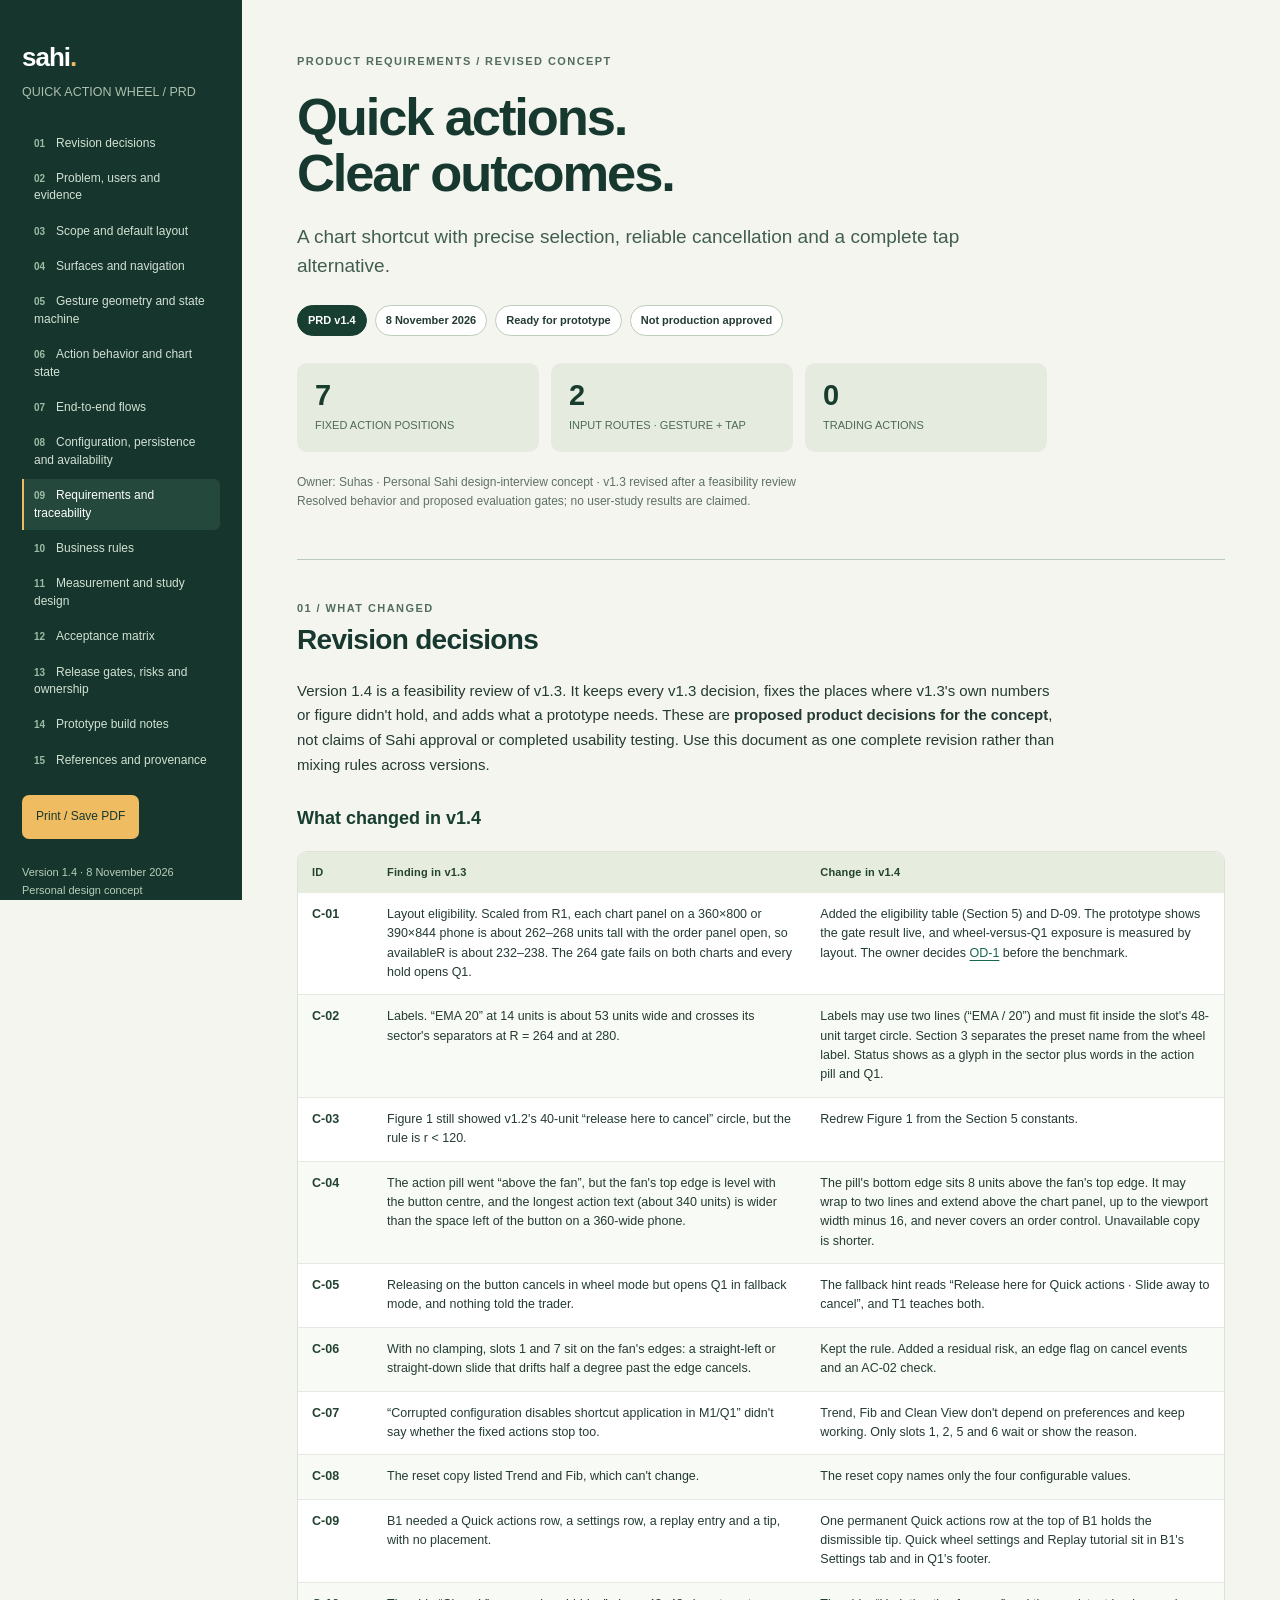
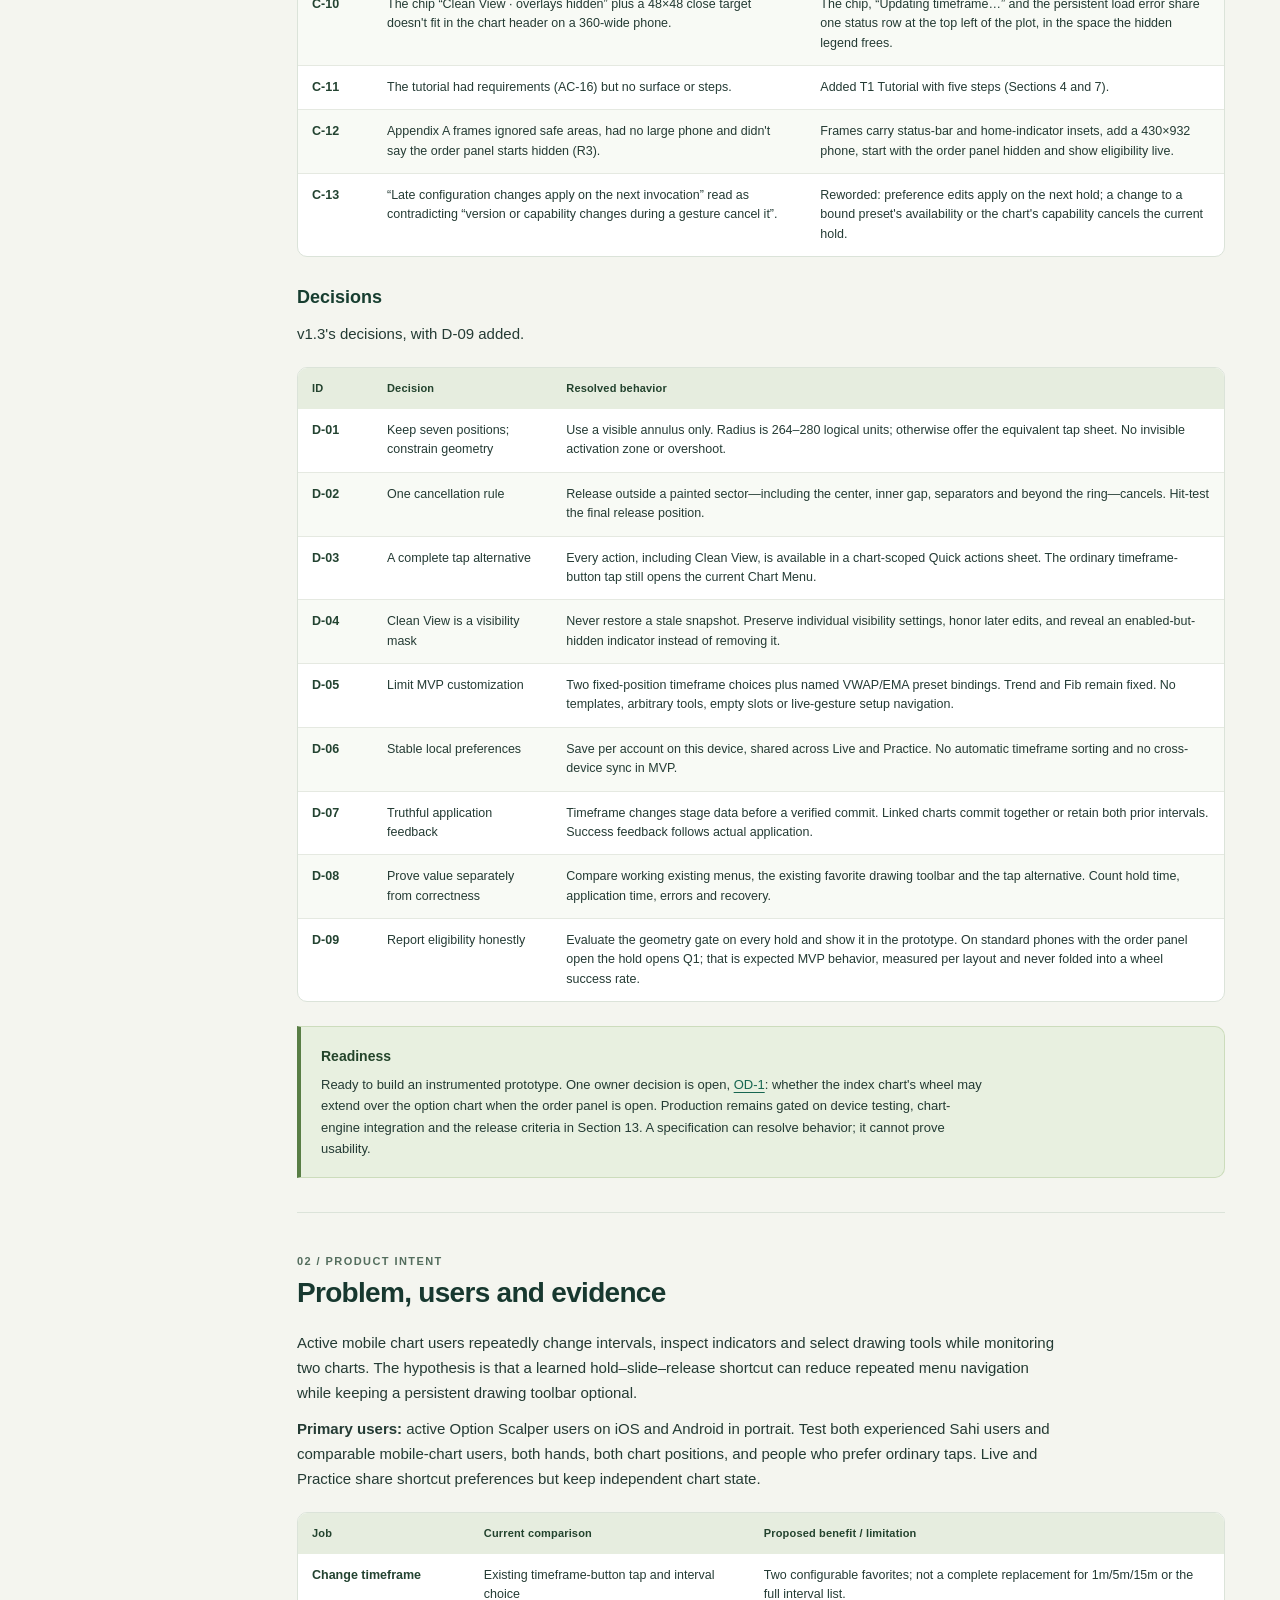
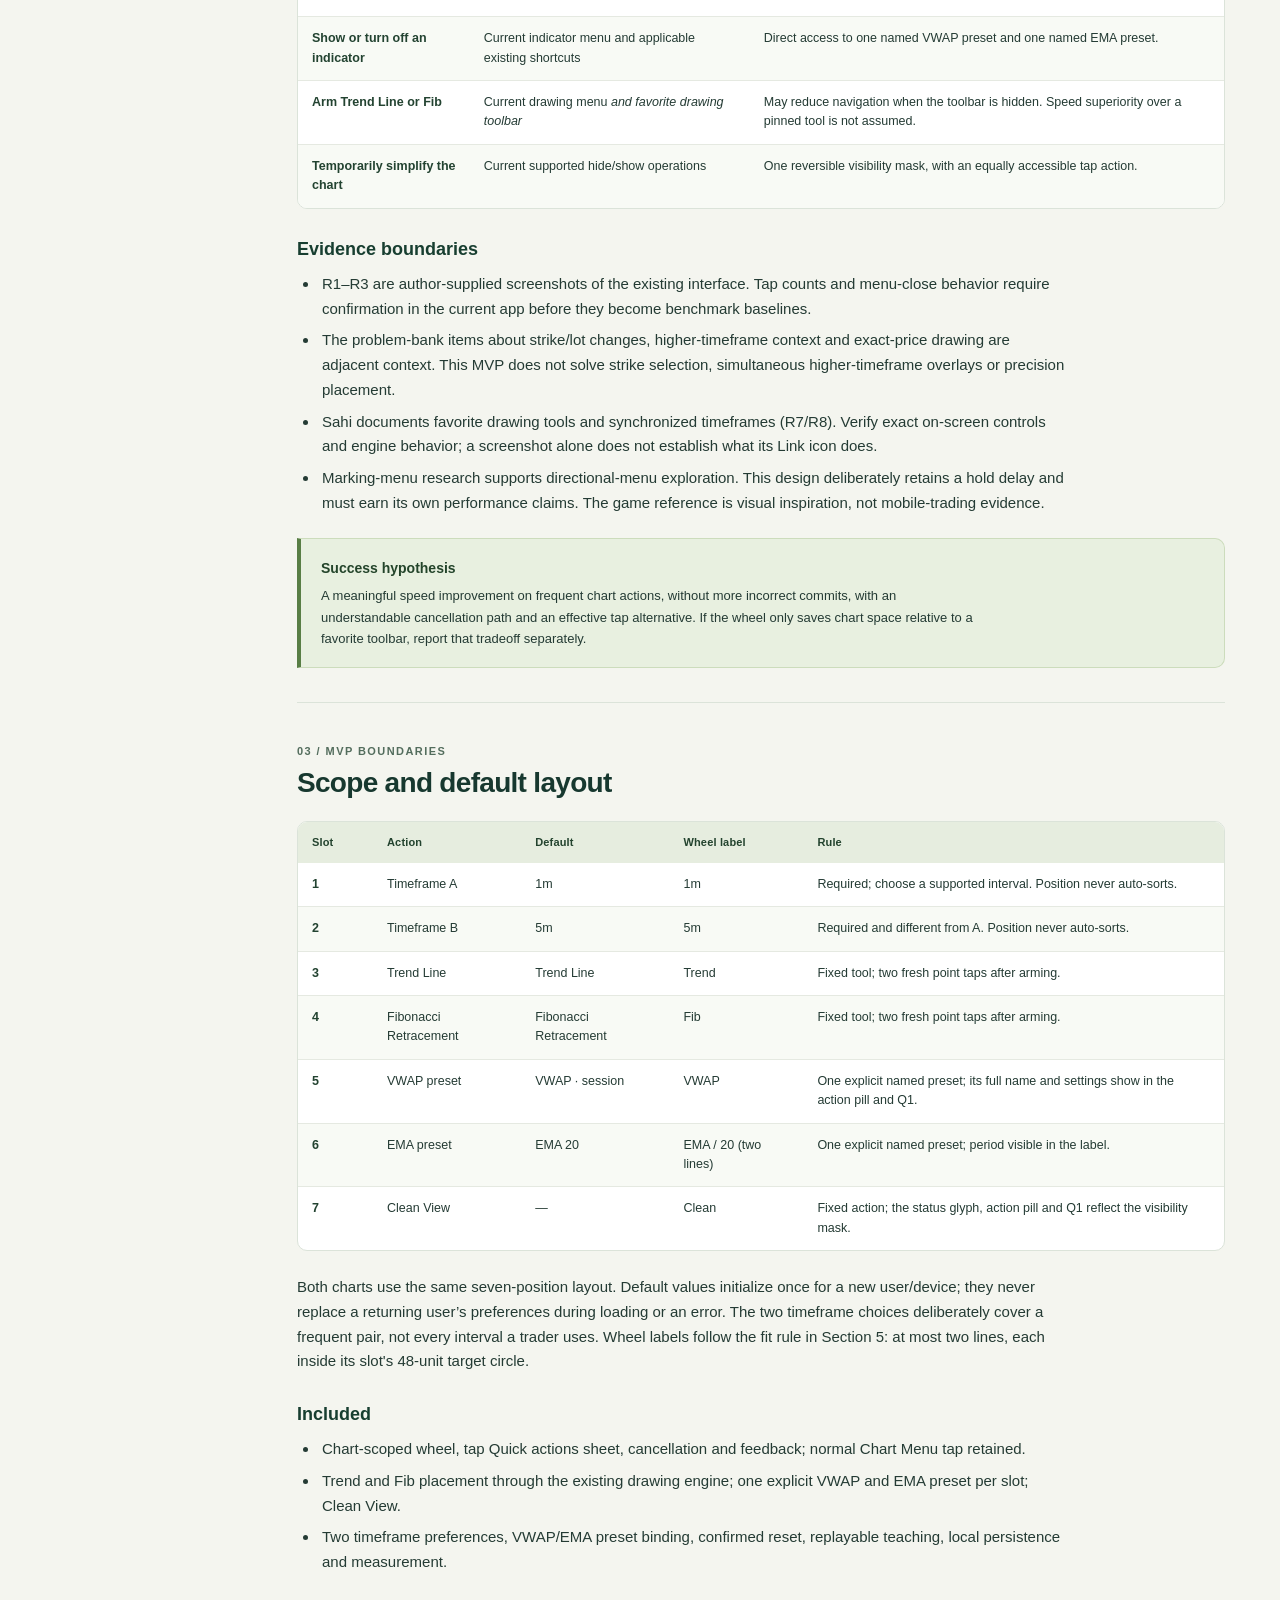
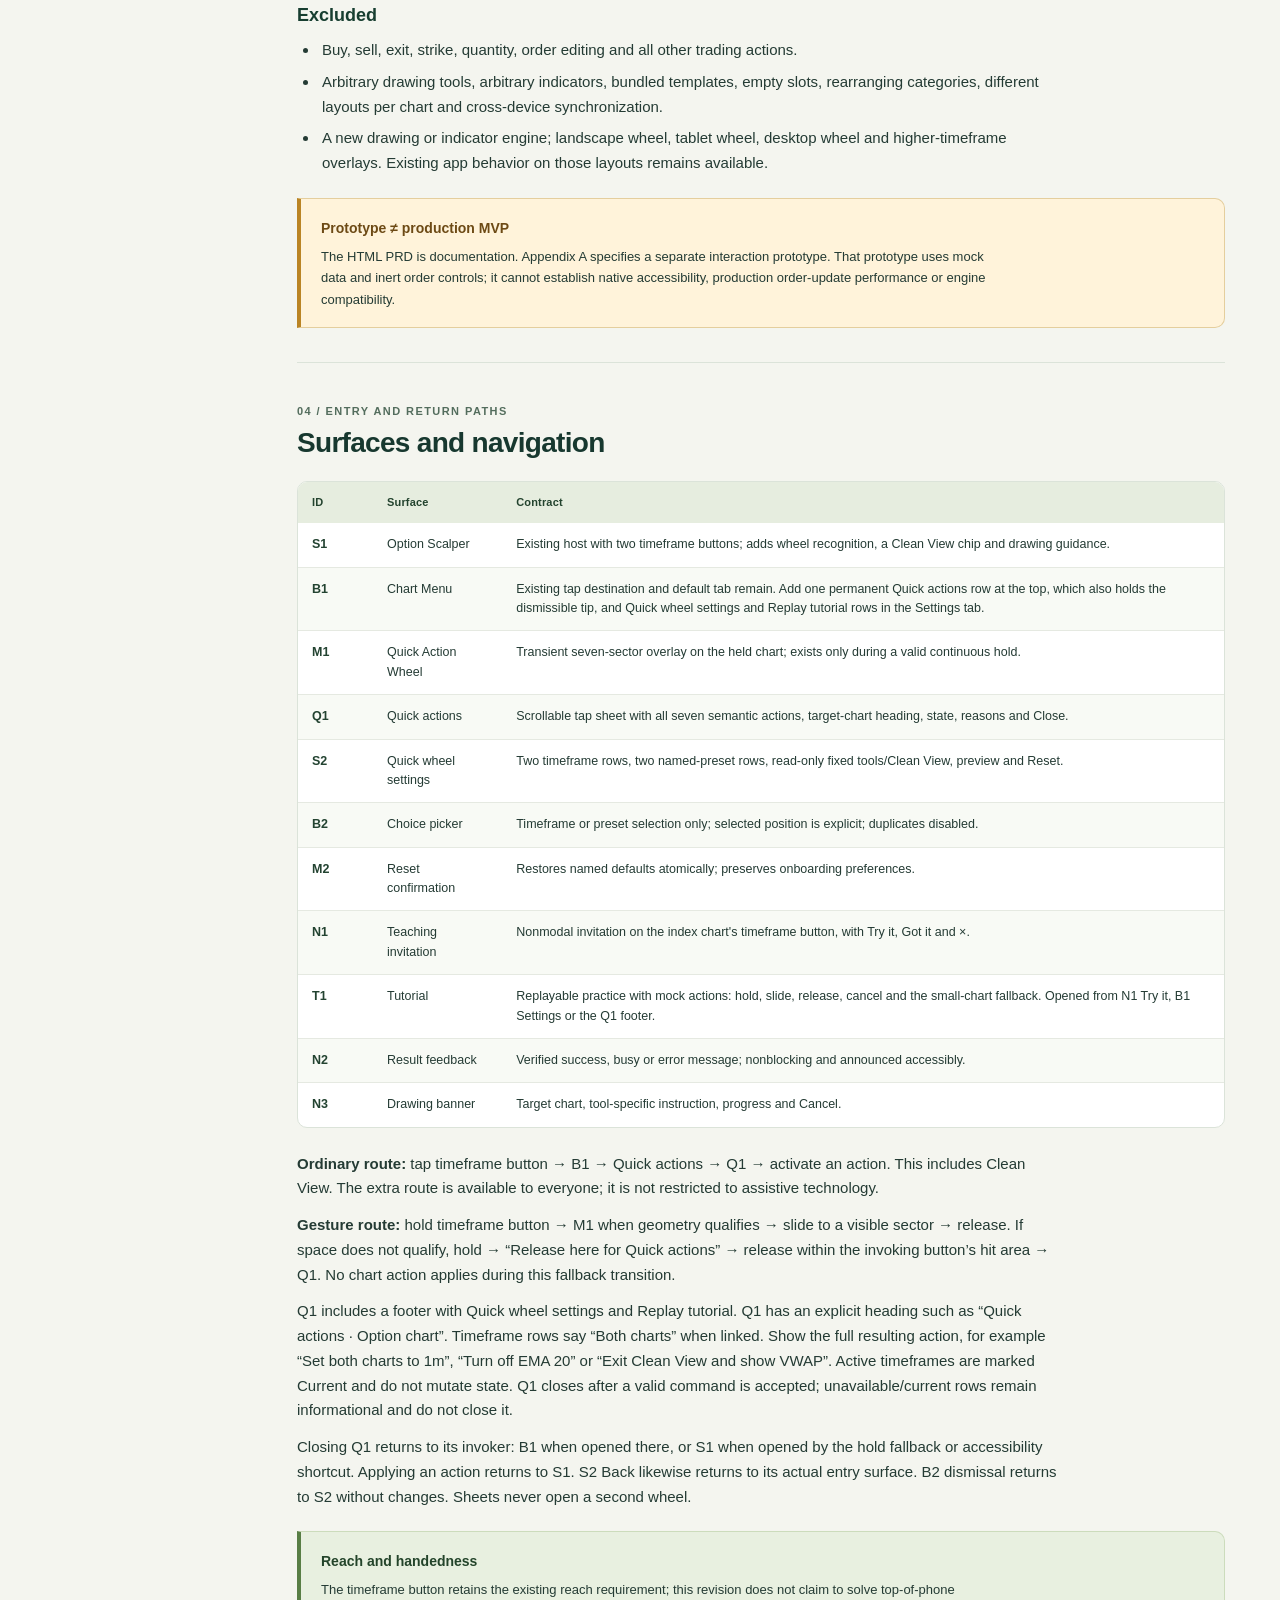
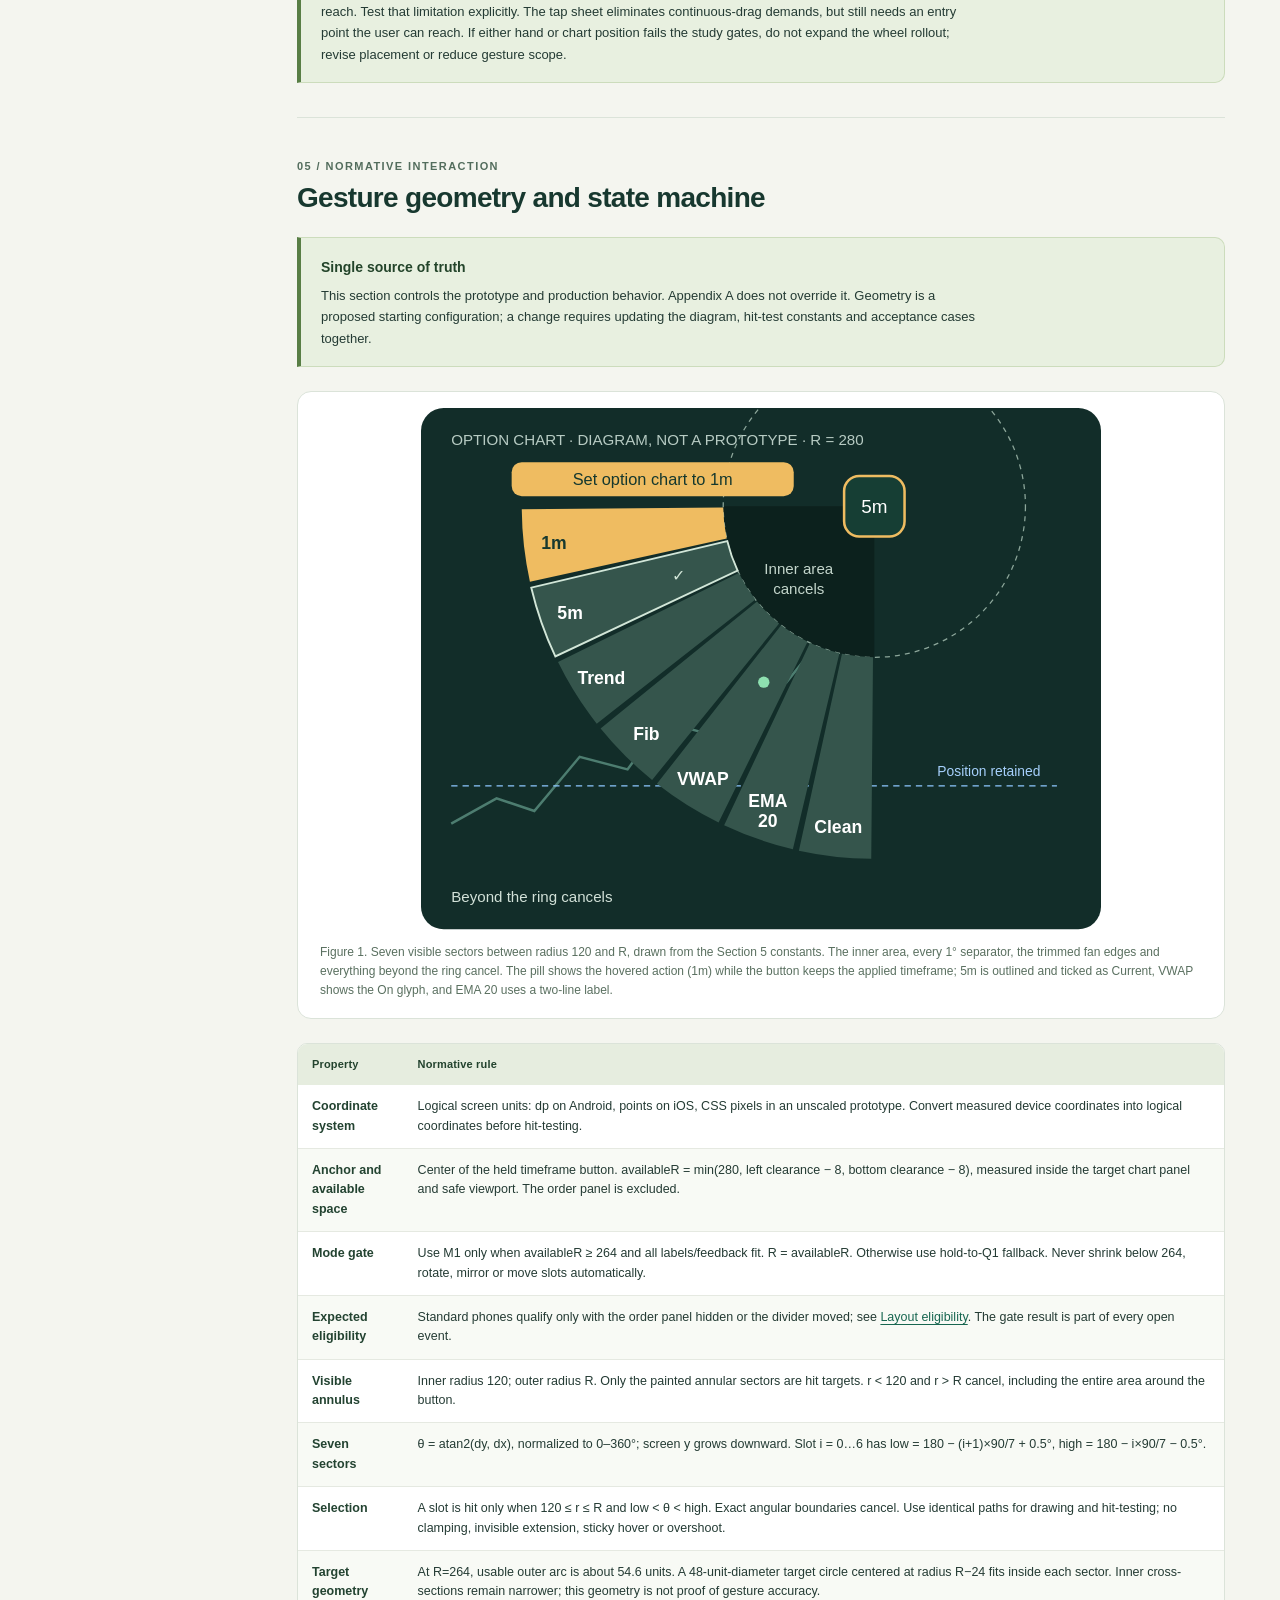
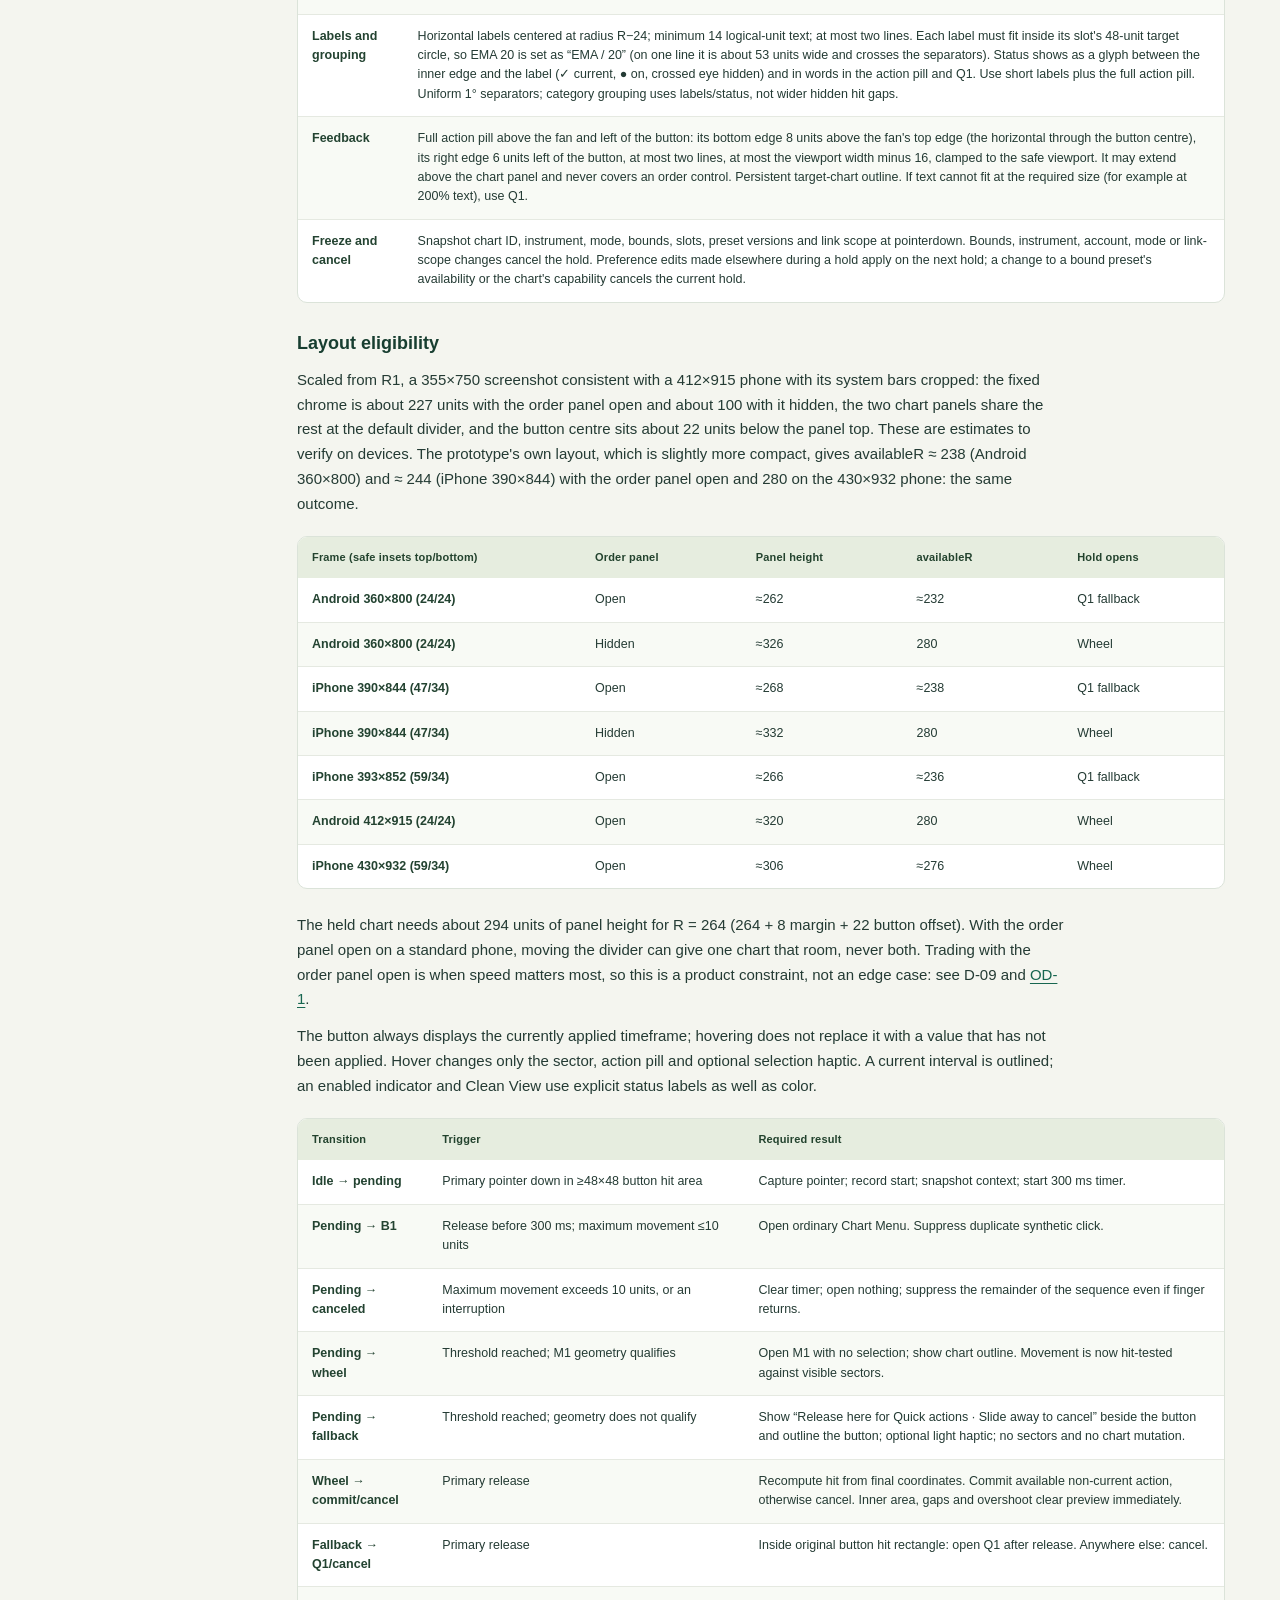
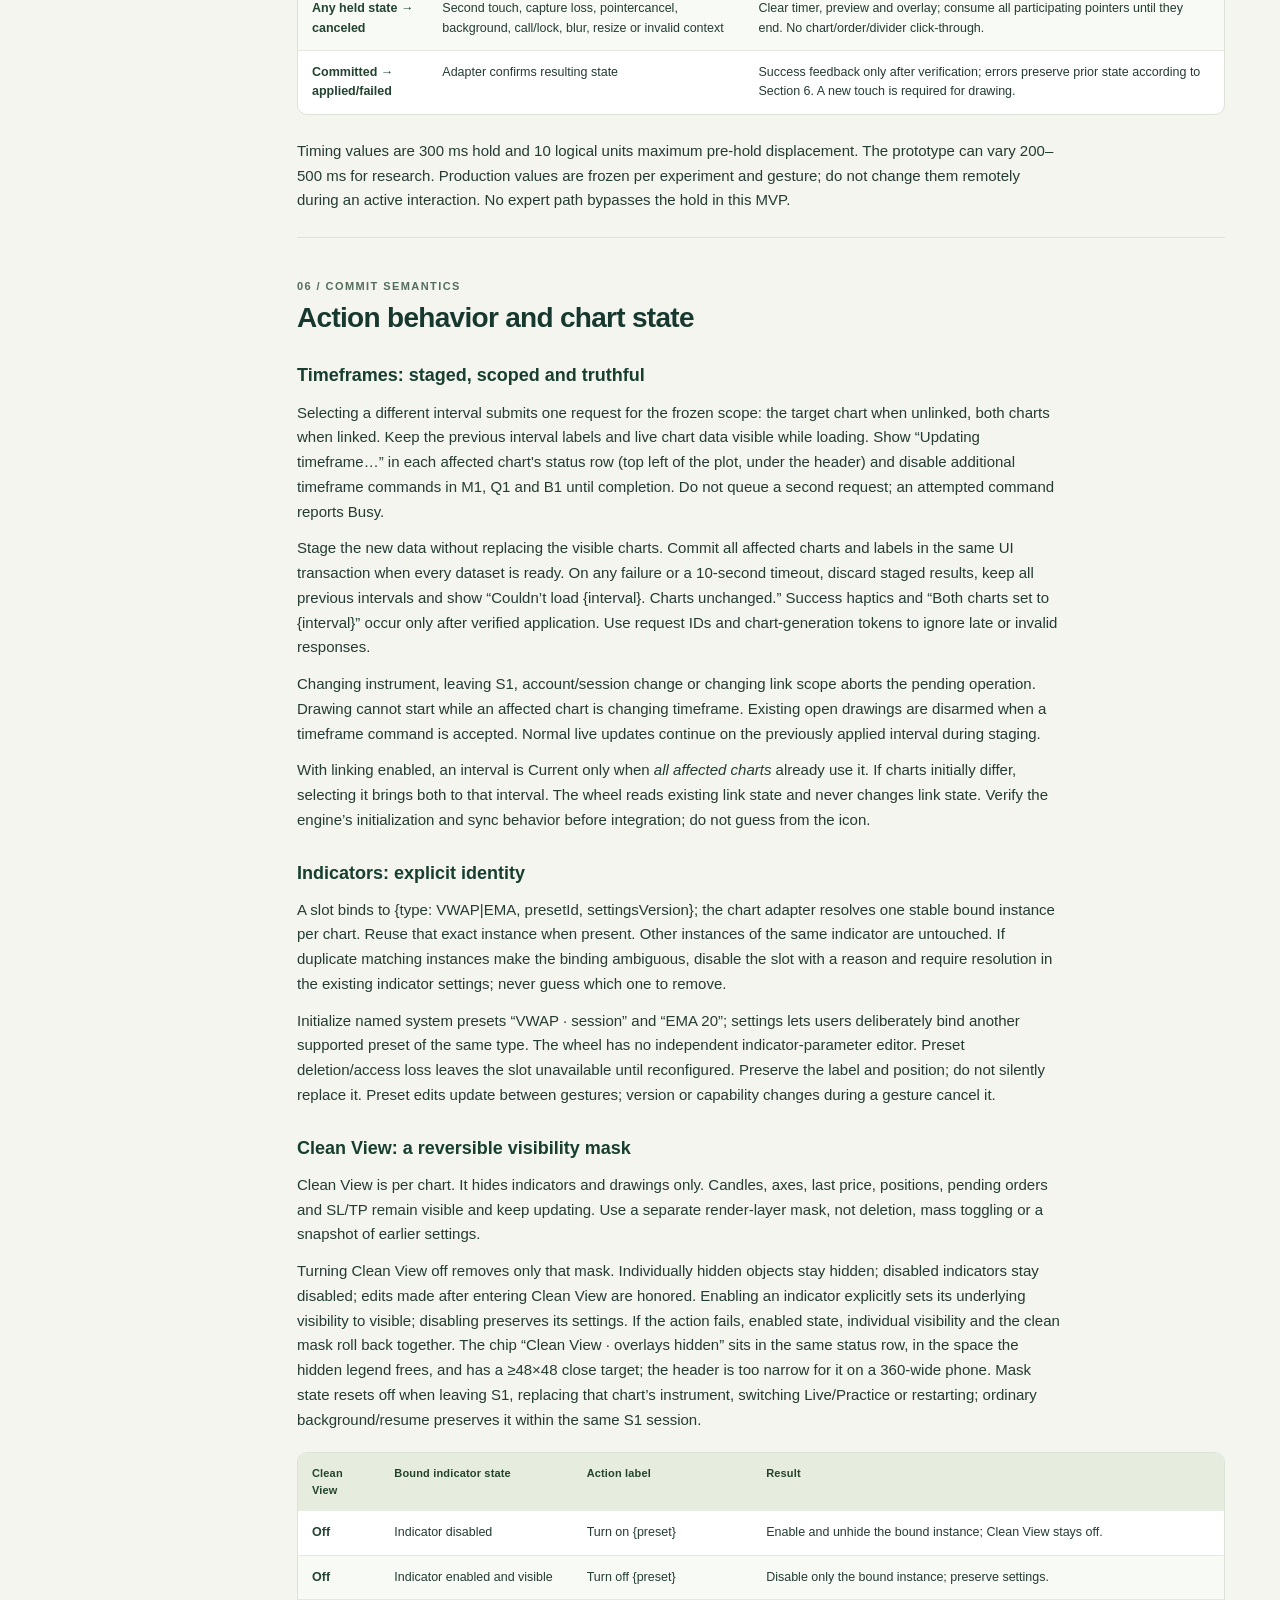
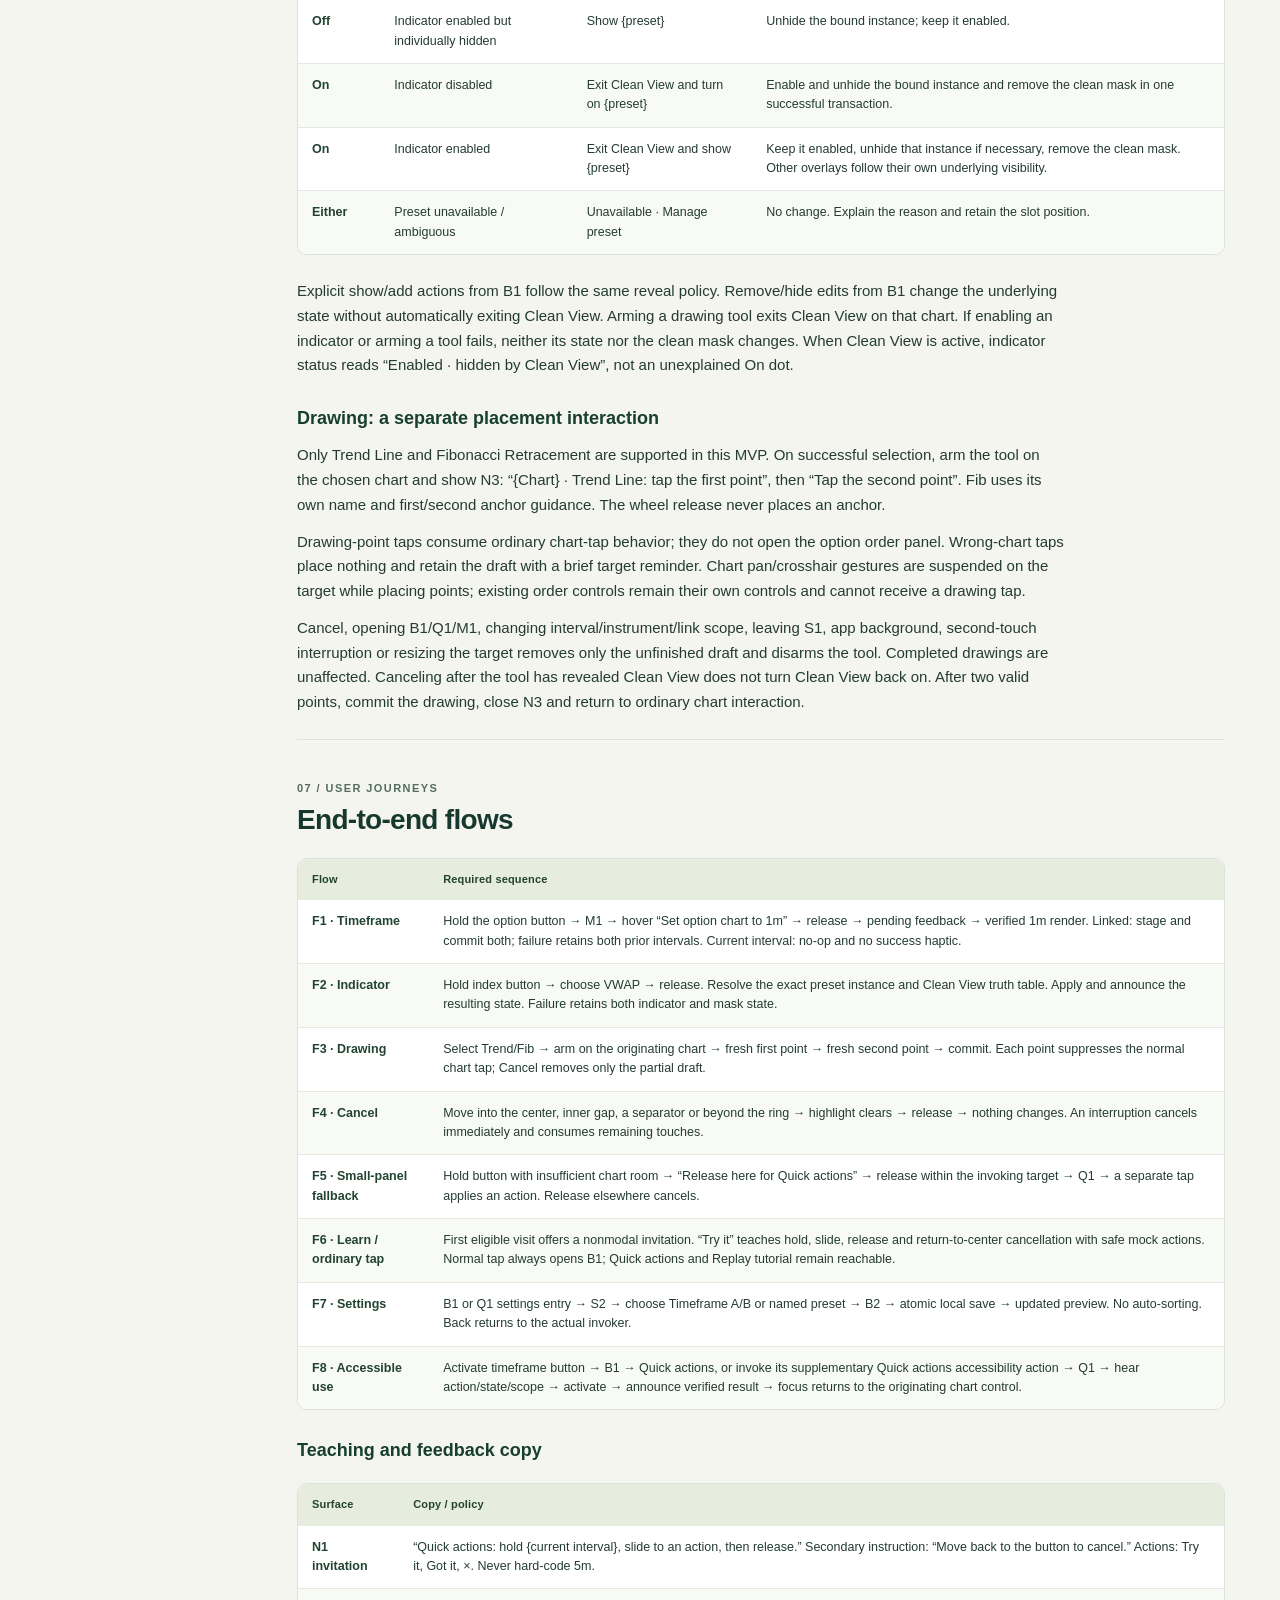
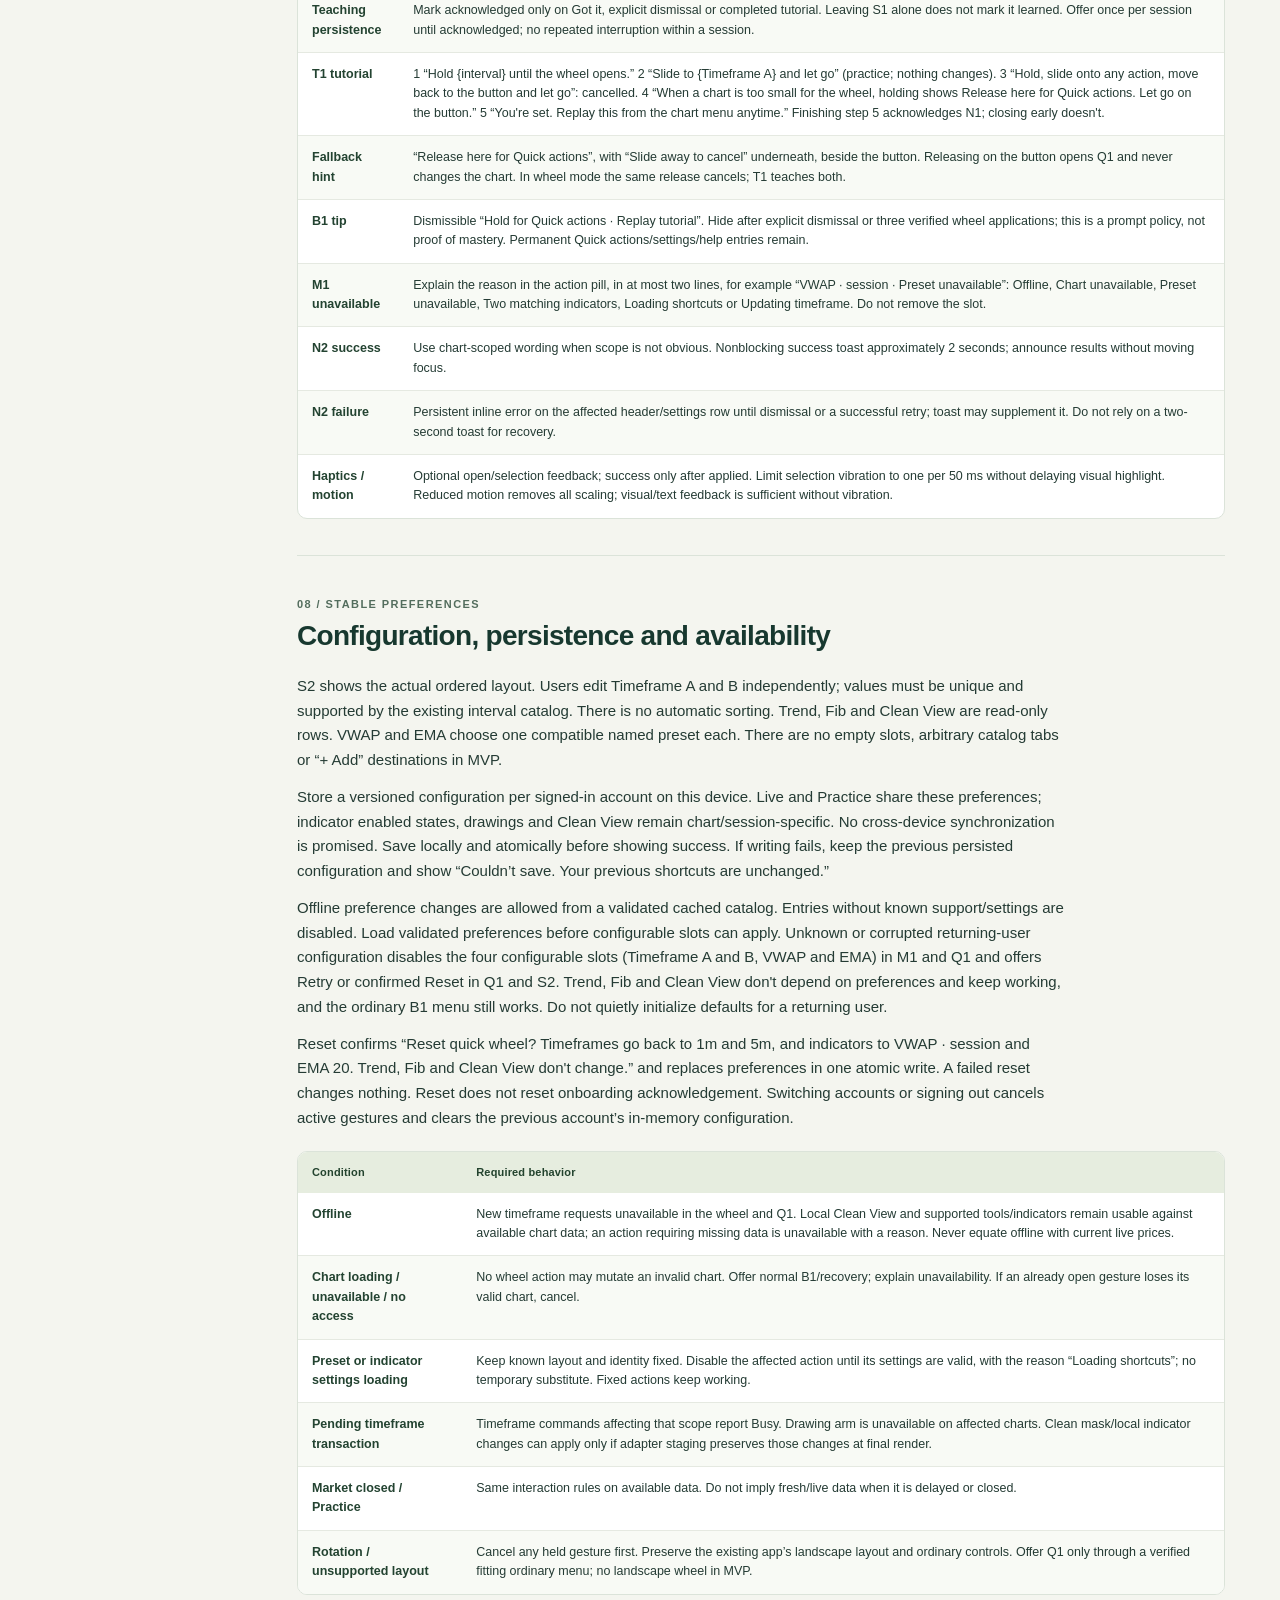
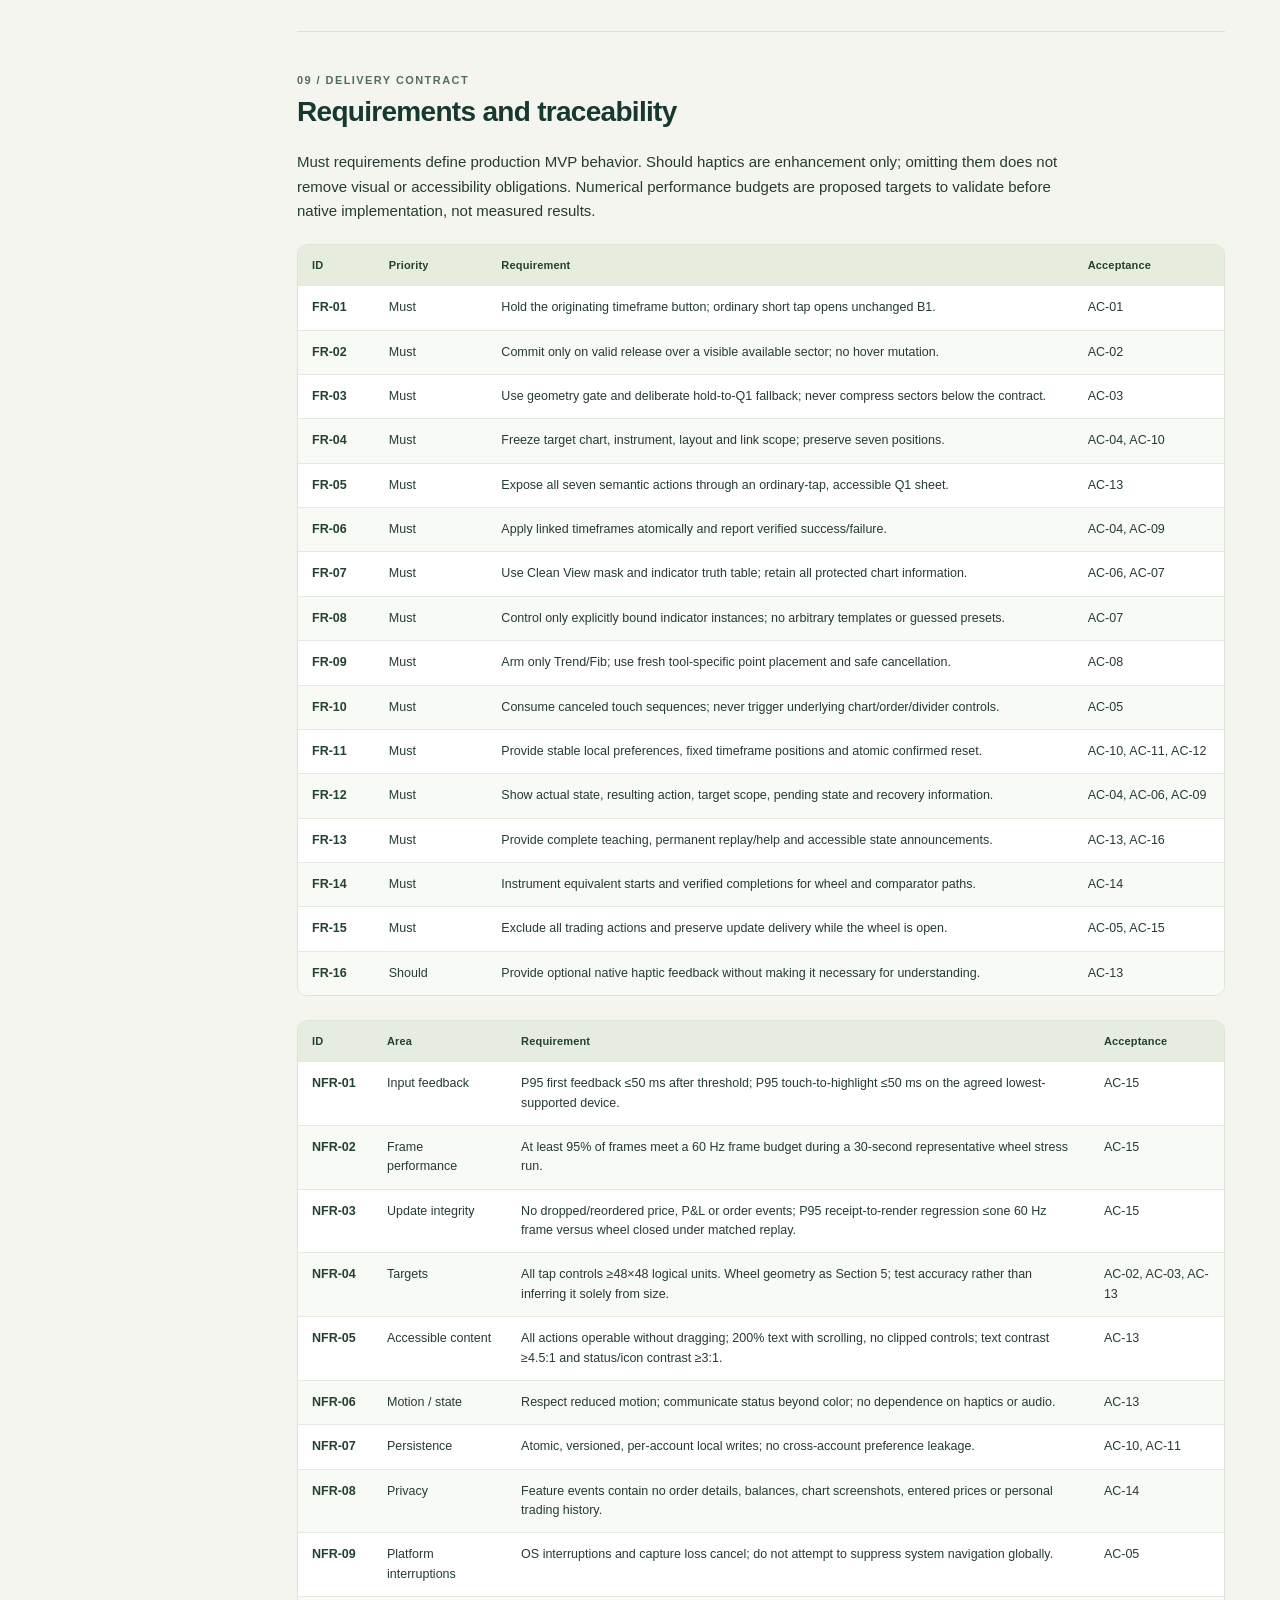
<file: docs/sahi-quick-action-wheel-prd.html>
<!doctype html><html lang="en"><head><meta charset="utf-8"><meta name="viewport" content="width=device-width, initial-scale=1"><meta name="description" content="Sahi Quick Action Wheel concept PRD v1.4: v1.3 after a feasibility review, with layout eligibility, label fit, fallback and tutorial details."><meta name="color-scheme" content="light"><title>Sahi Quick Action Wheel · PRD v1.4</title><style>
:root{--paper:#f4f5ef;--white:#fff;--ink:#17382f;--body:#243b34;--muted:#5d6f65;--line:#dbe3d9;--soft:#edf2e9;--accent:#d6a348;--nav:#15352d}*{box-sizing:border-box}html{scroll-behavior:smooth;scroll-padding-top:24px}body{margin:0;background:var(--paper);color:var(--body);font:15px/1.65 -apple-system,BlinkMacSystemFont,"Segoe UI",Arial,sans-serif}a{color:#176650;text-underline-offset:3px}a:hover{color:#14382d}a:focus-visible,button:focus-visible{outline:3px solid #c48a22;outline-offset:4px}.skip{position:absolute;top:-70px;left:12px;z-index:10;background:white;padding:12px}.skip:focus{top:12px}.shell{display:grid;grid-template-columns:242px minmax(0,1fr);max-width:1450px;margin:auto;min-height:100vh}.rail{background:var(--nav);color:#d8e8d7;padding:36px 22px;position:sticky;top:0;height:100vh;overflow:auto}.brand{font-weight:800;font-size:26px;letter-spacing:-1px;color:white}.brand span{color:#efbc61}.rail small{display:block;color:#adbfaf;margin:3px 0 24px}.rail nav a{display:block;padding:8px 10px;margin:2px 0;color:#d3e1d4;text-decoration:none;font-size:12px;line-height:1.45;border-left:2px solid transparent;border-radius:0 6px 6px 0}.rail nav a:hover,.rail nav a.active{background:#24483b;color:white;border-left-color:#efbc61}.rail nav b{display:inline-block;width:22px;color:#9cbca6;font-size:10px}.rail .rail-note{font-size:11px;line-height:1.6;margin-top:25px;color:#b8ceba}.print-button{font:inherit;font-size:12px;color:#17382f;background:#efbc61;border:0;border-radius:7px;padding:10px 14px;cursor:pointer;margin-top:16px;min-height:44px}.main{min-width:0;padding:48px 55px 70px}.hero{padding:4px 0 35px;border-bottom:1px solid #b9cbbb}.eyebrow,.kicker{font-size:11px;text-transform:uppercase;letter-spacing:.13em;font-weight:750;color:#536d5d}.hero h1{font-size:clamp(34px,4.1vw,60px);line-height:1.07;letter-spacing:-2.1px;color:var(--ink);max-width:750px;margin:19px 0 22px}.lead{font-size:19px;line-height:1.5;max-width:690px;color:#415e4d;margin:0 0 25px}.badges{display:flex;gap:8px;flex-wrap:wrap;margin-bottom:27px}.badge{border:1px solid #bdcdbb;border-radius:100px;padding:5px 10px;font-size:11px;font-weight:650;background:#fff}.badge.primary{background:#173e30;border-color:#173e30;color:white}.facts{display:grid;grid-template-columns:repeat(3,1fr);gap:12px;max-width:750px}.fact{background:#e5ecdf;border-radius:10px;padding:17px 18px}.fact strong{font-size:29px;line-height:1.1;color:#183d2e;display:block}.fact span{font-size:11px;color:#4f6857;display:block;margin-top:5px}.hero-note{font-size:12px;color:#5f7165;margin-top:21px}.section{padding:39px 0 12px;border-bottom:1px solid var(--line);scroll-margin-top:22px}.section:last-child{border-bottom:0}.section h2{font-size:28px;line-height:1.22;letter-spacing:-.7px;color:var(--ink);margin:6px 0 21px}.section h3{font-size:18px;line-height:1.4;margin:28px 0 10px;color:#173e30}.section p{max-width:92ch;margin:12px 0}ul,ol{padding-left:22px;margin:10px 0 19px}li{padding-left:3px;margin:7px 0;max-width:90ch}.callout{background:#e8f0e0;border:1px solid #ccdcbc;border-left:4px solid #587e45;border-radius:0 10px 10px 0;padding:17px 20px;margin:22px 0}.callout strong{font-size:14px;color:#23442a}.callout p{margin:5px 0 0;font-size:13px;line-height:1.65}.callout.warning{background:#fff3da;border-color:#e4ce9d;border-left-color:#ba8424}.callout.warning strong{color:#6d4a15}.table-wrap{overflow-x:auto;margin:20px 0 24px;border:1px solid var(--line);border-radius:10px;background:white}table{border-collapse:collapse;width:100%;font-size:12.5px;line-height:1.55;text-align:left}th,td{padding:12px 14px;border-bottom:1px solid #e5e9e1;vertical-align:top;overflow-wrap:anywhere}thead th{background:#e6eddf;color:#23432e;font-size:11px;letter-spacing:.015em}tbody th{font-weight:650;min-width:75px;color:#234331}tr:last-child th,tr:last-child td{border-bottom:0}tbody tr:nth-child(even){background:#f8faf5}td{min-width:110px}caption{text-align:left;padding:12px 14px;font-weight:600}figure{margin:24px 0}.diagram{padding:16px;background:#fff;border:1px solid var(--line);border-radius:14px}.diagram svg{display:block;width:100%;height:auto;max-width:680px;margin:auto}.diagram figcaption{font-size:12px;line-height:1.6;color:#5a7060;margin:13px 6px 2px}pre{padding:22px;border-radius:10px;background:#17372e;color:#e9f4e2;overflow:auto;font:12px/1.65 ui-monospace,SFMono-Regular,Consolas,monospace}code{font-family:ui-monospace,SFMono-Regular,Consolas,monospace}.footer{font-size:11px;color:#66776b;margin-top:36px;padding-top:20px;border-top:1px solid var(--line)}.mobile-toc{display:none}.toplink{display:inline-block;margin-top:12px;font-size:12px}@media(max-width:1100px){.main{padding:36px 30px 60px}.shell{grid-template-columns:218px minmax(0,1fr)}.rail{padding:28px 16px}.hero h1{font-size:45px}}@media(max-width:760px){.shell{display:block}.rail{display:none}.main{padding:27px 20px 45px}.hero h1{font-size:38px;letter-spacing:-1.3px}.lead{font-size:17px}.mobile-toc{display:block;margin:22px 0;border:1px solid var(--line);border-radius:8px;background:#fff;padding:12px 15px}.mobile-toc summary{font-weight:700;cursor:pointer}.mobile-toc a{display:block;padding:7px 0;font-size:13px}.facts{gap:7px}.fact{padding:13px 10px}.fact strong{font-size:25px}.fact span{font-size:10px}.section{padding-top:30px}.section h2{font-size:24px}.table-wrap{border-radius:7px}th,td{padding:10px;min-width:110px}tbody th{min-width:90px}table{font-size:12px}.callout{padding:14px}.diagram{padding:9px}}@media(prefers-reduced-motion:reduce){html{scroll-behavior:auto}}@media print{@page{size:A4;margin:16mm 15mm}body{background:#fff;font-size:10pt;line-height:1.5;color:#111}.shell{display:block}.rail,.mobile-toc,.print-button,.skip,.toplink{display:none!important}.main{padding:0}.hero{padding:0 0 20px}.hero h1{font-size:34pt;color:#111;letter-spacing:-1.2pt}.lead{font-size:13pt}.section{padding-top:20px}.section h2{font-size:19pt}.section h3{font-size:12pt}.section h2,.section h3,.kicker{break-after:avoid}.callout,.facts,figure{break-inside:avoid}tr{break-inside:avoid}thead{display:table-header-group}.table-wrap{overflow:visible;border-radius:0}table{font-size:8.5pt}th,td{padding:7px 8px;min-width:0!important}.diagram svg{max-width:125mm}pre{white-space:pre-wrap;font-size:8pt;background:#f1f3ef;color:#111;break-inside:avoid}a{color:#173e30}.badge{font-size:8pt}.hero-note,.footer{font-size:8pt}}
</style>
</head><body><a class="skip" href="#main">Skip to document</a>
<div class="shell">
<aside class="rail">
<div class="brand">sahi<span>.</span></div>
<small>QUICK ACTION WHEEL / PRD</small>
<nav aria-label="Document contents"><a href="#decisions"><b>01</b>Revision decisions</a><a href="#overview"><b>02</b>Problem, users and evidence</a><a href="#scope"><b>03</b>Scope and default layout</a><a href="#surfaces"><b>04</b>Surfaces and navigation</a><a href="#interaction"><b>05</b>Gesture geometry and state machine</a><a href="#semantics"><b>06</b>Action behavior and chart state</a><a href="#flows"><b>07</b>End-to-end flows</a><a href="#settings"><b>08</b>Configuration, persistence and availability</a><a href="#requirements"><b>09</b>Requirements and traceability</a><a href="#business"><b>10</b>Business rules</a><a href="#measurement"><b>11</b>Measurement and study design</a><a href="#acceptance"><b>12</b>Acceptance matrix</a><a href="#release"><b>13</b>Release gates, risks and ownership</a><a href="#prototype"><b>14</b>Prototype build notes</a><a href="#references"><b>15</b>References and provenance</a></nav>
<button class="print-button" type="button" id="print">Print / Save PDF</button>
<div class="rail-note">Version 1.4 · 8 November 2026<br>Personal design concept<br>Validation pending · 1 open decision</div>
</aside>
<main class="main" id="main">
<header class="hero" id="top">
<div class="eyebrow">PRODUCT REQUIREMENTS / REVISED CONCEPT</div>
<h1>Quick actions.<br>Clear outcomes.</h1>
<p class="lead">A chart shortcut with precise selection, reliable cancellation and a complete tap alternative.</p>
<div class="badges"><span class="badge primary">PRD v1.4</span><span class="badge">8 November 2026</span><span class="badge">Ready for prototype</span><span class="badge">Not production approved</span></div>
<div class="facts">
<div class="fact"><strong>7</strong><span>FIXED ACTION POSITIONS</span></div>
<div class="fact"><strong>2</strong><span>INPUT ROUTES · GESTURE + TAP</span></div>
<div class="fact"><strong>0</strong><span>TRADING ACTIONS</span></div>
</div>
<p class="hero-note">Owner: Suhas · Personal Sahi design-interview concept · v1.3 revised after a feasibility review<br>Resolved behavior and proposed evaluation gates; no user-study results are claimed.</p>
</header>
<details class="mobile-toc"><summary>Contents · 15 sections</summary>
<nav aria-label="Mobile document contents"><a href="#decisions"><b>01</b>Revision decisions</a><a href="#overview"><b>02</b>Problem, users and evidence</a><a href="#scope"><b>03</b>Scope and default layout</a><a href="#surfaces"><b>04</b>Surfaces and navigation</a><a href="#interaction"><b>05</b>Gesture geometry and state machine</a><a href="#semantics"><b>06</b>Action behavior and chart state</a><a href="#flows"><b>07</b>End-to-end flows</a><a href="#settings"><b>08</b>Configuration, persistence and availability</a><a href="#requirements"><b>09</b>Requirements and traceability</a><a href="#business"><b>10</b>Business rules</a><a href="#measurement"><b>11</b>Measurement and study design</a><a href="#acceptance"><b>12</b>Acceptance matrix</a><a href="#release"><b>13</b>Release gates, risks and ownership</a><a href="#prototype"><b>14</b>Prototype build notes</a><a href="#references"><b>15</b>References and provenance</a></nav>
</details>
<section class="section" id="decisions" aria-labelledby="heading-decisions">
<div class="kicker">01 / What changed</div>
<h2 id="heading-decisions">Revision decisions</h2>
<p>Version 1.4 is a feasibility review of v1.3. It keeps every v1.3 decision, fixes the places where v1.3's own numbers or figure didn't hold, and adds what a prototype needs. These are <strong>proposed product decisions for the concept</strong>, not claims of Sahi approval or completed usability testing. Use this document as one complete revision rather than mixing rules across versions.</p>
<h3>What changed in v1.4</h3>
<div class="table-wrap">
<table>
<thead>
<tr><th scope="col">ID</th><th scope="col">Finding in v1.3</th><th scope="col">Change in v1.4</th></tr>
</thead>
<tbody>
<tr id="C-01"><th scope="row">C-01</th><td>Layout eligibility. Scaled from R1, each chart panel on a 360×800 or 390×844 phone is about 262–268 units tall with the order panel open, so availableR is about 232–238. The 264 gate fails on both charts and every hold opens Q1.</td><td>Added the eligibility table (Section 5) and D-09. The prototype shows the gate result live, and wheel-versus-Q1 exposure is measured by layout. The owner decides <a href="#OD-1">OD-1</a> before the benchmark.</td></tr>
<tr id="C-02"><th scope="row">C-02</th><td>Labels. “EMA 20” at 14 units is about 53 units wide and crosses its sector's separators at R = 264 and at 280.</td><td>Labels may use two lines (“EMA / 20”) and must fit inside the slot's 48-unit target circle. Section 3 separates the preset name from the wheel label. Status shows as a glyph in the sector plus words in the action pill and Q1.</td></tr>
<tr id="C-03"><th scope="row">C-03</th><td>Figure 1 still showed v1.2's 40-unit “release here to cancel” circle, but the rule is r &lt; 120.</td><td>Redrew Figure 1 from the Section 5 constants.</td></tr>
<tr id="C-04"><th scope="row">C-04</th><td>The action pill went “above the fan”, but the fan's top edge is level with the button centre, and the longest action text (about 340 units) is wider than the space left of the button on a 360-wide phone.</td><td>The pill's bottom edge sits 8 units above the fan's top edge. It may wrap to two lines and extend above the chart panel, up to the viewport width minus 16, and never covers an order control. Unavailable copy is shorter.</td></tr>
<tr id="C-05"><th scope="row">C-05</th><td>Releasing on the button cancels in wheel mode but opens Q1 in fallback mode, and nothing told the trader.</td><td>The fallback hint reads “Release here for Quick actions · Slide away to cancel”, and T1 teaches both.</td></tr>
<tr id="C-06"><th scope="row">C-06</th><td>With no clamping, slots 1 and 7 sit on the fan's edges: a straight-left or straight-down slide that drifts half a degree past the edge cancels.</td><td>Kept the rule. Added a residual risk, an edge flag on cancel events and an AC-02 check.</td></tr>
<tr id="C-07"><th scope="row">C-07</th><td>“Corrupted configuration disables shortcut application in M1/Q1” didn't say whether the fixed actions stop too.</td><td>Trend, Fib and Clean View don't depend on preferences and keep working. Only slots 1, 2, 5 and 6 wait or show the reason.</td></tr>
<tr id="C-08"><th scope="row">C-08</th><td>The reset copy listed Trend and Fib, which can't change.</td><td>The reset copy names only the four configurable values.</td></tr>
<tr id="C-09"><th scope="row">C-09</th><td>B1 needed a Quick actions row, a settings row, a replay entry and a tip, with no placement.</td><td>One permanent Quick actions row at the top of B1 holds the dismissible tip. Quick wheel settings and Replay tutorial sit in B1's Settings tab and in Q1's footer.</td></tr>
<tr id="C-10"><th scope="row">C-10</th><td>The chip “Clean View · overlays hidden” plus a 48×48 close target doesn't fit in the chart header on a 360-wide phone.</td><td>The chip, “Updating timeframe…” and the persistent load error share one status row at the top left of the plot, in the space the hidden legend frees.</td></tr>
<tr id="C-11"><th scope="row">C-11</th><td>The tutorial had requirements (AC-16) but no surface or steps.</td><td>Added T1 Tutorial with five steps (Sections 4 and 7).</td></tr>
<tr id="C-12"><th scope="row">C-12</th><td>Appendix A frames ignored safe areas, had no large phone and didn't say the order panel starts hidden (R3).</td><td>Frames carry status-bar and home-indicator insets, add a 430×932 phone, start with the order panel hidden and show eligibility live.</td></tr>
<tr id="C-13"><th scope="row">C-13</th><td>“Late configuration changes apply on the next invocation” read as contradicting “version or capability changes during a gesture cancel it”.</td><td>Reworded: preference edits apply on the next hold; a change to a bound preset's availability or the chart's capability cancels the current hold.</td></tr>
</tbody>
</table>
</div>
<h3>Decisions</h3>
<p>v1.3's decisions, with D-09 added.</p>
<div class="table-wrap">
<table>
<thead>
<tr><th scope="col">ID</th><th scope="col">Decision</th><th scope="col">Resolved behavior</th></tr>
</thead>
<tbody>
<tr id="D-01"><th scope="row">D-01</th><td>Keep seven positions; constrain geometry</td><td>Use a visible annulus only. Radius is 264–280 logical units; otherwise offer the equivalent tap sheet. No invisible activation zone or overshoot.</td></tr>
<tr id="D-02"><th scope="row">D-02</th><td>One cancellation rule</td><td>Release outside a painted sector—including the center, inner gap, separators and beyond the ring—cancels. Hit-test the final release position.</td></tr>
<tr id="D-03"><th scope="row">D-03</th><td>A complete tap alternative</td><td>Every action, including Clean View, is available in a chart-scoped Quick actions sheet. The ordinary timeframe-button tap still opens the current Chart Menu.</td></tr>
<tr id="D-04"><th scope="row">D-04</th><td>Clean View is a visibility mask</td><td>Never restore a stale snapshot. Preserve individual visibility settings, honor later edits, and reveal an enabled-but-hidden indicator instead of removing it.</td></tr>
<tr id="D-05"><th scope="row">D-05</th><td>Limit MVP customization</td><td>Two fixed-position timeframe choices plus named VWAP/EMA preset bindings. Trend and Fib remain fixed. No templates, arbitrary tools, empty slots or live-gesture setup navigation.</td></tr>
<tr id="D-06"><th scope="row">D-06</th><td>Stable local preferences</td><td>Save per account on this device, shared across Live and Practice. No automatic timeframe sorting and no cross-device sync in MVP.</td></tr>
<tr id="D-07"><th scope="row">D-07</th><td>Truthful application feedback</td><td>Timeframe changes stage data before a verified commit. Linked charts commit together or retain both prior intervals. Success feedback follows actual application.</td></tr>
<tr id="D-08"><th scope="row">D-08</th><td>Prove value separately from correctness</td><td>Compare working existing menus, the existing favorite drawing toolbar and the tap alternative. Count hold time, application time, errors and recovery.</td></tr>
<tr id="D-09"><th scope="row">D-09</th><td>Report eligibility honestly</td><td>Evaluate the geometry gate on every hold and show it in the prototype. On standard phones with the order panel open the hold opens Q1; that is expected MVP behavior, measured per layout and never folded into a wheel success rate.</td></tr>
</tbody>
</table>
</div>
<aside class="callout note"><strong>Readiness</strong>
<p>Ready to build an instrumented prototype. One owner decision is open, <a href="#OD-1">OD-1</a>: whether the index chart's wheel may extend over the option chart when the order panel is open. Production remains gated on device testing, chart-engine integration and the release criteria in Section 13. A specification can resolve behavior; it cannot prove usability.</p>
</aside>
</section>
<section class="section" id="overview" aria-labelledby="heading-overview">
<div class="kicker">02 / Product intent</div>
<h2 id="heading-overview">Problem, users and evidence</h2>
<p>Active mobile chart users repeatedly change intervals, inspect indicators and select drawing tools while monitoring two charts. The hypothesis is that a learned hold–slide–release shortcut can reduce repeated menu navigation while keeping a persistent drawing toolbar optional.</p>
<p><strong>Primary users:</strong> active Option Scalper users on iOS and Android in portrait. Test both experienced Sahi users and comparable mobile-chart users, both hands, both chart positions, and people who prefer ordinary taps. Live and Practice share shortcut preferences but keep independent chart state.</p>
<div class="table-wrap">
<table>
<thead>
<tr><th scope="col">Job</th><th scope="col">Current comparison</th><th scope="col">Proposed benefit / limitation</th></tr>
</thead>
<tbody>
<tr><th scope="row">Change timeframe</th><td>Existing timeframe-button tap and interval choice</td><td>Two configurable favorites; not a complete replacement for 1m/5m/15m or the full interval list.</td></tr>
<tr><th scope="row">Show or turn off an indicator</th><td>Current indicator menu and applicable existing shortcuts</td><td>Direct access to one named VWAP preset and one named EMA preset.</td></tr>
<tr><th scope="row">Arm Trend Line or Fib</th><td>Current drawing menu <em>and favorite drawing toolbar</em></td><td>May reduce navigation when the toolbar is hidden. Speed superiority over a pinned tool is not assumed.</td></tr>
<tr><th scope="row">Temporarily simplify the chart</th><td>Current supported hide/show operations</td><td>One reversible visibility mask, with an equally accessible tap action.</td></tr>
</tbody>
</table>
</div>
<h3>Evidence boundaries</h3>
<ul>
<li>R1–R3 are author-supplied screenshots of the existing interface. Tap counts and menu-close behavior require confirmation in the current app before they become benchmark baselines.</li>
<li>The problem-bank items about strike/lot changes, higher-timeframe context and exact-price drawing are adjacent context. This MVP does not solve strike selection, simultaneous higher-timeframe overlays or precision placement.</li>
<li>Sahi documents favorite drawing tools and synchronized timeframes (R7/R8). Verify exact on-screen controls and engine behavior; a screenshot alone does not establish what its Link icon does.</li>
<li>Marking-menu research supports directional-menu exploration. This design deliberately retains a hold delay and must earn its own performance claims. The game reference is visual inspiration, not mobile-trading evidence.</li>
</ul>
<aside class="callout note"><strong>Success hypothesis</strong>
<p>A meaningful speed improvement on frequent chart actions, without more incorrect commits, with an understandable cancellation path and an effective tap alternative. If the wheel only saves chart space relative to a favorite toolbar, report that tradeoff separately.</p>
</aside>
</section>
<section class="section" id="scope" aria-labelledby="heading-scope">
<div class="kicker">03 / MVP boundaries</div>
<h2 id="heading-scope">Scope and default layout</h2>
<div class="table-wrap">
<table>
<thead>
<tr><th scope="col">Slot</th><th scope="col">Action</th><th scope="col">Default</th><th scope="col">Wheel label</th><th scope="col">Rule</th></tr>
</thead>
<tbody>
<tr><th scope="row">1</th><td>Timeframe A</td><td>1m</td><td>1m</td><td>Required; choose a supported interval. Position never auto-sorts.</td></tr>
<tr><th scope="row">2</th><td>Timeframe B</td><td>5m</td><td>5m</td><td>Required and different from A. Position never auto-sorts.</td></tr>
<tr><th scope="row">3</th><td>Trend Line</td><td>Trend Line</td><td>Trend</td><td>Fixed tool; two fresh point taps after arming.</td></tr>
<tr><th scope="row">4</th><td>Fibonacci Retracement</td><td>Fibonacci Retracement</td><td>Fib</td><td>Fixed tool; two fresh point taps after arming.</td></tr>
<tr><th scope="row">5</th><td>VWAP preset</td><td>VWAP · session</td><td>VWAP</td><td>One explicit named preset; its full name and settings show in the action pill and Q1.</td></tr>
<tr><th scope="row">6</th><td>EMA preset</td><td>EMA 20</td><td>EMA / 20 (two lines)</td><td>One explicit named preset; period visible in the label.</td></tr>
<tr><th scope="row">7</th><td>Clean View</td><td>—</td><td>Clean</td><td>Fixed action; the status glyph, action pill and Q1 reflect the visibility mask.</td></tr>
</tbody>
</table>
</div>
<p>Both charts use the same seven-position layout. Default values initialize once for a new user/device; they never replace a returning user’s preferences during loading or an error. The two timeframe choices deliberately cover a frequent pair, not every interval a trader uses. Wheel labels follow the fit rule in Section 5: at most two lines, each inside its slot's 48-unit target circle.</p>
<h3>Included</h3>
<ul>
<li>Chart-scoped wheel, tap Quick actions sheet, cancellation and feedback; normal Chart Menu tap retained.</li>
<li>Trend and Fib placement through the existing drawing engine; one explicit VWAP and EMA preset per slot; Clean View.</li>
<li>Two timeframe preferences, VWAP/EMA preset binding, confirmed reset, replayable teaching, local persistence and measurement.</li>
</ul>
<h3>Excluded</h3>
<ul>
<li>Buy, sell, exit, strike, quantity, order editing and all other trading actions.</li>
<li>Arbitrary drawing tools, arbitrary indicators, bundled templates, empty slots, rearranging categories, different layouts per chart and cross-device synchronization.</li>
<li>A new drawing or indicator engine; landscape wheel, tablet wheel, desktop wheel and higher-timeframe overlays. Existing app behavior on those layouts remains available.</li>
</ul>
<aside class="callout warning"><strong>Prototype ≠ production MVP</strong>
<p>The HTML PRD is documentation. Appendix A specifies a separate interaction prototype. That prototype uses mock data and inert order controls; it cannot establish native accessibility, production order-update performance or engine compatibility.</p>
</aside>
</section>
<section class="section" id="surfaces" aria-labelledby="heading-surfaces">
<div class="kicker">04 / Entry and return paths</div>
<h2 id="heading-surfaces">Surfaces and navigation</h2>
<div class="table-wrap">
<table>
<thead>
<tr><th scope="col">ID</th><th scope="col">Surface</th><th scope="col">Contract</th></tr>
</thead>
<tbody>
<tr><th scope="row">S1</th><td>Option Scalper</td><td>Existing host with two timeframe buttons; adds wheel recognition, a Clean View chip and drawing guidance.</td></tr>
<tr><th scope="row">B1</th><td>Chart Menu</td><td>Existing tap destination and default tab remain. Add one permanent Quick actions row at the top, which also holds the dismissible tip, and Quick wheel settings and Replay tutorial rows in the Settings tab.</td></tr>
<tr><th scope="row">M1</th><td>Quick Action Wheel</td><td>Transient seven-sector overlay on the held chart; exists only during a valid continuous hold.</td></tr>
<tr><th scope="row">Q1</th><td>Quick actions</td><td>Scrollable tap sheet with all seven semantic actions, target-chart heading, state, reasons and Close.</td></tr>
<tr><th scope="row">S2</th><td>Quick wheel settings</td><td>Two timeframe rows, two named-preset rows, read-only fixed tools/Clean View, preview and Reset.</td></tr>
<tr><th scope="row">B2</th><td>Choice picker</td><td>Timeframe or preset selection only; selected position is explicit; duplicates disabled.</td></tr>
<tr><th scope="row">M2</th><td>Reset confirmation</td><td>Restores named defaults atomically; preserves onboarding preferences.</td></tr>
<tr><th scope="row">N1</th><td>Teaching invitation</td><td>Nonmodal invitation on the index chart's timeframe button, with Try it, Got it and ×.</td></tr>
<tr><th scope="row">T1</th><td>Tutorial</td><td>Replayable practice with mock actions: hold, slide, release, cancel and the small-chart fallback. Opened from N1 Try it, B1 Settings or the Q1 footer.</td></tr>
<tr><th scope="row">N2</th><td>Result feedback</td><td>Verified success, busy or error message; nonblocking and announced accessibly.</td></tr>
<tr><th scope="row">N3</th><td>Drawing banner</td><td>Target chart, tool-specific instruction, progress and Cancel.</td></tr>
</tbody>
</table>
</div>
<p><strong>Ordinary route:</strong> tap timeframe button → B1 → Quick actions → Q1 → activate an action. This includes Clean View. The extra route is available to everyone; it is not restricted to assistive technology.</p>
<p><strong>Gesture route:</strong> hold timeframe button → M1 when geometry qualifies → slide to a visible sector → release. If space does not qualify, hold → “Release here for Quick actions” → release within the invoking button’s hit area → Q1. No chart action applies during this fallback transition.</p>
<p>Q1 includes a footer with Quick wheel settings and Replay tutorial. Q1 has an explicit heading such as “Quick actions · Option chart”. Timeframe rows say “Both charts” when linked. Show the full resulting action, for example “Set both charts to 1m”, “Turn off EMA 20” or “Exit Clean View and show VWAP”. Active timeframes are marked Current and do not mutate state. Q1 closes after a valid command is accepted; unavailable/current rows remain informational and do not close it.</p>
<p>Closing Q1 returns to its invoker: B1 when opened there, or S1 when opened by the hold fallback or accessibility shortcut. Applying an action returns to S1. S2 Back likewise returns to its actual entry surface. B2 dismissal returns to S2 without changes. Sheets never open a second wheel.</p>
<aside class="callout note"><strong>Reach and handedness</strong>
<p>The timeframe button retains the existing reach requirement; this revision does not claim to solve top-of-phone reach. Test that limitation explicitly. The tap sheet eliminates continuous-drag demands, but still needs an entry point the user can reach. If either hand or chart position fails the study gates, do not expand the wheel rollout; revise placement or reduce gesture scope.</p>
</aside>
</section>
<section class="section" id="interaction" aria-labelledby="heading-interaction">
<div class="kicker">05 / Normative interaction</div>
<h2 id="heading-interaction">Gesture geometry and state machine</h2>
<aside class="callout note"><strong>Single source of truth</strong>
<p>This section controls the prototype and production behavior. Appendix A does not override it. Geometry is a proposed starting configuration; a change requires updating the diagram, hit-test constants and acceptance cases together.</p>
</aside>
<figure class="diagram">
<svg xmlns="http://www.w3.org/2000/svg" viewBox="0 0 540 414" role="img" aria-labelledby="wheel-title wheel-desc"><title id="wheel-title">Visible hit zones for the seven-slot wheel</title><desc id="wheel-desc">Seven sectors extend down and left from the timeframe button, between radius 120 and R. Only the painted sectors select. The inner area inside radius 120, every separator and everything beyond the ring cancel.</desc><rect width="540" height="414" rx="18" fill="#122d29"/><text x="24" y="29" fill="#b7cbc3" font-family="Arial,sans-serif" font-size="12">OPTION CHART · DIAGRAM, NOT A PROTOTYPE · R = 280</text><path d="M24 330 L60 310 L90 320 L126 277 L164 287 L192 249 L225 258 L259 211 L290 218 L324 176 L357 181" fill="none" stroke="#4d7d70" stroke-width="2"/><line x1="24" y1="300" x2="505" y2="300" stroke="#8dc7ff" stroke-dasharray="5 4"/><text x="410" y="292" fill="#a6d0fc" font-family="Arial,sans-serif" font-size="11">Position retained</text><path d="M360,78 L240,78 A120,120 0 0 0 360,198 Z" fill="#0c211d"/><circle cx="360" cy="78" r="120" fill="none" stroke="#8ca69a" stroke-dasharray="4 4"/><path d="M86.49,137.92 A280,280 0 0 1 80.01,80.44 L240.00,79.05 A120,120 0 0 0 242.78,103.68 Z" fill="#efbc61"/><text x="105.61" y="111.66" fill="#17392f" font-family="Arial,sans-serif" font-size="14" font-weight="600" text-anchor="middle">1m</text><path d="M106.68,197.28 A280,280 0 0 1 87.57,142.69 L243.25,105.72 A120,120 0 0 0 251.43,129.12 Z" fill="#35554c" stroke="#d2e6d8" stroke-width="1.5"/><text x="118.37" y="167.55" fill="#ffffff" font-family="Arial,sans-serif" font-size="14" font-weight="600" text-anchor="middle">5m</text><text x="204.26" y="137.50" fill="#d2e6d8" font-family="Arial,sans-serif" font-size="13" text-anchor="middle">✓</text><path d="M139.57,250.66 A280,280 0 0 1 108.80,201.68 L252.34,131.01 A120,120 0 0 0 265.53,152.00 Z" fill="#35554c"/><text x="143.24" y="219.20" fill="#ffffff" font-family="Arial,sans-serif" font-size="14" font-weight="600" text-anchor="middle">Trend</text><path d="M183.52,295.38 A280,280 0 0 1 142.62,254.48 L266.84,153.63 A120,120 0 0 0 284.37,171.16 Z" fill="#35554c"/><text x="178.98" y="264.02" fill="#ffffff" font-family="Arial,sans-serif" font-size="14" font-weight="600" text-anchor="middle">Fib</text><path d="M236.32,329.20 A280,280 0 0 1 187.34,298.43 L286.00,172.47 A120,120 0 0 0 306.99,185.66 Z" fill="#35554c"/><text x="223.80" y="299.76" fill="#ffffff" font-family="Arial,sans-serif" font-size="14" font-weight="600" text-anchor="middle">VWAP</text><circle cx="272.21" cy="217.71" r="4.5" fill="#8ee0b0"/><path d="M295.31,350.43 A280,280 0 0 1 240.72,331.32 L308.88,186.57 A120,120 0 0 0 332.28,194.75 Z" fill="#35554c"/><text x="275.45" y="316.63" fill="#ffffff" font-family="Arial,sans-serif" font-size="14" font-weight="600" text-anchor="middle">EMA</text><text x="275.45" y="332.63" fill="#ffffff" font-family="Arial,sans-serif" font-size="14" font-weight="600" text-anchor="middle">20</text><path d="M357.56,357.99 A280,280 0 0 1 300.08,351.51 L334.32,195.22 A120,120 0 0 0 358.95,198.00 Z" fill="#35554c"/><text x="331.34" y="337.39" fill="#ffffff" font-family="Arial,sans-serif" font-size="14" font-weight="600" text-anchor="middle">Clean</text><rect x="336" y="54" width="48" height="48" rx="12" fill="#163e34" stroke="#efbc61" stroke-width="2"/><text x="360" y="83" fill="#fff" font-family="Arial,sans-serif" font-size="15" text-anchor="middle">5m</text><text x="300" y="132" fill="#c3d5cb" font-family="Arial,sans-serif" font-size="12" text-anchor="middle">Inner area</text><text x="300" y="148" fill="#c3d5cb" font-family="Arial,sans-serif" font-size="12" text-anchor="middle">cancels</text><rect x="72" y="43" width="224" height="27" rx="8" fill="#efbc61"/><text x="184" y="61" fill="#15382e" font-family="Arial,sans-serif" font-size="13" text-anchor="middle">Set option chart to 1m</text><text x="24" y="392" fill="#d2e1d8" font-family="Arial,sans-serif" font-size="12">Beyond the ring cancels</text></svg>
<figcaption>Figure 1. Seven visible sectors between radius 120 and R, drawn from the Section 5 constants. The inner area, every 1° separator, the trimmed fan edges and everything beyond the ring cancel. The pill shows the hovered action (1m) while the button keeps the applied timeframe; 5m is outlined and ticked as Current, VWAP shows the On glyph, and EMA 20 uses a two-line label.</figcaption>
</figure>
<div class="table-wrap">
<table>
<thead>
<tr><th scope="col">Property</th><th scope="col">Normative rule</th></tr>
</thead>
<tbody>
<tr><th scope="row">Coordinate system</th><td>Logical screen units: dp on Android, points on iOS, CSS pixels in an unscaled prototype. Convert measured device coordinates into logical coordinates before hit-testing.</td></tr>
<tr><th scope="row">Anchor and available space</th><td>Center of the held timeframe button. availableR = min(280, left clearance − 8, bottom clearance − 8), measured inside the target chart panel and safe viewport. The order panel is excluded.</td></tr>
<tr><th scope="row">Mode gate</th><td>Use M1 only when availableR ≥ 264 and all labels/feedback fit. R = availableR. Otherwise use hold-to-Q1 fallback. Never shrink below 264, rotate, mirror or move slots automatically.</td></tr>
<tr><th scope="row">Expected eligibility</th><td>Standard phones qualify only with the order panel hidden or the divider moved; see <a href="#eligibility">Layout eligibility</a>. The gate result is part of every open event.</td></tr>
<tr><th scope="row">Visible annulus</th><td>Inner radius 120; outer radius R. Only the painted annular sectors are hit targets. r &lt; 120 and r &gt; R cancel, including the entire area around the button.</td></tr>
<tr><th scope="row">Seven sectors</th><td>θ = atan2(dy, dx), normalized to 0–360°; screen y grows downward. Slot i = 0…6 has low = 180 − (i+1)×90/7 + 0.5°, high = 180 − i×90/7 − 0.5°.</td></tr>
<tr><th scope="row">Selection</th><td>A slot is hit only when 120 ≤ r ≤ R and low &lt; θ &lt; high. Exact angular boundaries cancel. Use identical paths for drawing and hit-testing; no clamping, invisible extension, sticky hover or overshoot.</td></tr>
<tr><th scope="row">Target geometry</th><td>At R=264, usable outer arc is about 54.6 units. A 48-unit-diameter target circle centered at radius R−24 fits inside each sector. Inner cross-sections remain narrower; this geometry is not proof of gesture accuracy.</td></tr>
<tr><th scope="row">Labels and grouping</th><td>Horizontal labels centered at radius R−24; minimum 14 logical-unit text; at most two lines. Each label must fit inside its slot's 48-unit target circle, so EMA 20 is set as “EMA / 20” (on one line it is about 53 units wide and crosses the separators). Status shows as a glyph between the inner edge and the label (✓ current, ● on, crossed eye hidden) and in words in the action pill and Q1. Use short labels plus the full action pill. Uniform 1° separators; category grouping uses labels/status, not wider hidden hit gaps.</td></tr>
<tr><th scope="row">Feedback</th><td>Full action pill above the fan and left of the button: its bottom edge 8 units above the fan's top edge (the horizontal through the button centre), its right edge 6 units left of the button, at most two lines, at most the viewport width minus 16, clamped to the safe viewport. It may extend above the chart panel and never covers an order control. Persistent target-chart outline. If text cannot fit at the required size (for example at 200% text), use Q1.</td></tr>
<tr><th scope="row">Freeze and cancel</th><td>Snapshot chart ID, instrument, mode, bounds, slots, preset versions and link scope at pointerdown. Bounds, instrument, account, mode or link-scope changes cancel the hold. Preference edits made elsewhere during a hold apply on the next hold; a change to a bound preset's availability or the chart's capability cancels the current hold.</td></tr>
</tbody>
</table>
</div>
<h3 id="eligibility">Layout eligibility</h3>
<p>Scaled from R1, a 355×750 screenshot consistent with a 412×915 phone with its system bars cropped: the fixed chrome is about 227 units with the order panel open and about 100 with it hidden, the two chart panels share the rest at the default divider, and the button centre sits about 22 units below the panel top. These are estimates to verify on devices. The prototype's own layout, which is slightly more compact, gives availableR ≈ 238 (Android 360×800) and ≈ 244 (iPhone 390×844) with the order panel open and 280 on the 430×932 phone: the same outcome.</p>
<div class="table-wrap">
<table>
<thead>
<tr><th scope="col">Frame (safe insets top/bottom)</th><th scope="col">Order panel</th><th scope="col">Panel height</th><th scope="col">availableR</th><th scope="col">Hold opens</th></tr>
</thead>
<tbody>
<tr><th scope="row">Android 360×800 (24/24)</th><td>Open</td><td>≈262</td><td>≈232</td><td>Q1 fallback</td></tr>
<tr><th scope="row">Android 360×800 (24/24)</th><td>Hidden</td><td>≈326</td><td>280</td><td>Wheel</td></tr>
<tr><th scope="row">iPhone 390×844 (47/34)</th><td>Open</td><td>≈268</td><td>≈238</td><td>Q1 fallback</td></tr>
<tr><th scope="row">iPhone 390×844 (47/34)</th><td>Hidden</td><td>≈332</td><td>280</td><td>Wheel</td></tr>
<tr><th scope="row">iPhone 393×852 (59/34)</th><td>Open</td><td>≈266</td><td>≈236</td><td>Q1 fallback</td></tr>
<tr><th scope="row">Android 412×915 (24/24)</th><td>Open</td><td>≈320</td><td>280</td><td>Wheel</td></tr>
<tr><th scope="row">iPhone 430×932 (59/34)</th><td>Open</td><td>≈306</td><td>≈276</td><td>Wheel</td></tr>
</tbody>
</table>
</div>
<p>The held chart needs about 294 units of panel height for R = 264 (264 + 8 margin + 22 button offset). With the order panel open on a standard phone, moving the divider can give one chart that room, never both. Trading with the order panel open is when speed matters most, so this is a product constraint, not an edge case: see D-09 and <a href="#OD-1">OD-1</a>.</p>
<p>The button always displays the currently applied timeframe; hovering does not replace it with a value that has not been applied. Hover changes only the sector, action pill and optional selection haptic. A current interval is outlined; an enabled indicator and Clean View use explicit status labels as well as color.</p>
<div class="table-wrap">
<table>
<thead>
<tr><th scope="col">Transition</th><th scope="col">Trigger</th><th scope="col">Required result</th></tr>
</thead>
<tbody>
<tr><th scope="row">Idle → pending</th><td>Primary pointer down in ≥48×48 button hit area</td><td>Capture pointer; record start; snapshot context; start 300 ms timer.</td></tr>
<tr><th scope="row">Pending → B1</th><td>Release before 300 ms; maximum movement ≤10 units</td><td>Open ordinary Chart Menu. Suppress duplicate synthetic click.</td></tr>
<tr><th scope="row">Pending → canceled</th><td>Maximum movement exceeds 10 units, or an interruption</td><td>Clear timer; open nothing; suppress the remainder of the sequence even if finger returns.</td></tr>
<tr><th scope="row">Pending → wheel</th><td>Threshold reached; M1 geometry qualifies</td><td>Open M1 with no selection; show chart outline. Movement is now hit-tested against visible sectors.</td></tr>
<tr><th scope="row">Pending → fallback</th><td>Threshold reached; geometry does not qualify</td><td>Show “Release here for Quick actions · Slide away to cancel” beside the button and outline the button; optional light haptic; no sectors and no chart mutation.</td></tr>
<tr><th scope="row">Wheel → commit/cancel</th><td>Primary release</td><td>Recompute hit from final coordinates. Commit available non-current action, otherwise cancel. Inner area, gaps and overshoot clear preview immediately.</td></tr>
<tr><th scope="row">Fallback → Q1/cancel</th><td>Primary release</td><td>Inside original button hit rectangle: open Q1 after release. Anywhere else: cancel.</td></tr>
<tr><th scope="row">Any held state → canceled</th><td>Second touch, capture loss, pointercancel, background, call/lock, blur, resize or invalid context</td><td>Clear timer, preview and overlay; consume all participating pointers until they end. No chart/order/divider click-through.</td></tr>
<tr><th scope="row">Committed → applied/failed</th><td>Adapter confirms resulting state</td><td>Success feedback only after verification; errors preserve prior state according to Section 6. A new touch is required for drawing.</td></tr>
</tbody>
</table>
</div>
<p>Timing values are 300 ms hold and 10 logical units maximum pre-hold displacement. The prototype can vary 200–500 ms for research. Production values are frozen per experiment and gesture; do not change them remotely during an active interaction. No expert path bypasses the hold in this MVP.</p>
</section>
<section class="section" id="semantics" aria-labelledby="heading-semantics">
<div class="kicker">06 / Commit semantics</div>
<h2 id="heading-semantics">Action behavior and chart state</h2>
<h3>Timeframes: staged, scoped and truthful</h3>
<p>Selecting a different interval submits one request for the frozen scope: the target chart when unlinked, both charts when linked. Keep the previous interval labels and live chart data visible while loading. Show “Updating timeframe…” in each affected chart's status row (top left of the plot, under the header) and disable additional timeframe commands in M1, Q1 and B1 until completion. Do not queue a second request; an attempted command reports Busy.</p>
<p>Stage the new data without replacing the visible charts. Commit all affected charts and labels in the same UI transaction when every dataset is ready. On any failure or a 10-second timeout, discard staged results, keep all previous intervals and show “Couldn’t load {interval}. Charts unchanged.” Success haptics and “Both charts set to {interval}” occur only after verified application. Use request IDs and chart-generation tokens to ignore late or invalid responses.</p>
<p>Changing instrument, leaving S1, account/session change or changing link scope aborts the pending operation. Drawing cannot start while an affected chart is changing timeframe. Existing open drawings are disarmed when a timeframe command is accepted. Normal live updates continue on the previously applied interval during staging.</p>
<p>With linking enabled, an interval is Current only when <em>all affected charts</em> already use it. If charts initially differ, selecting it brings both to that interval. The wheel reads existing link state and never changes link state. Verify the engine’s initialization and sync behavior before integration; do not guess from the icon.</p>
<h3>Indicators: explicit identity</h3>
<p>A slot binds to {type: VWAP|EMA, presetId, settingsVersion}; the chart adapter resolves one stable bound instance per chart. Reuse that exact instance when present. Other instances of the same indicator are untouched. If duplicate matching instances make the binding ambiguous, disable the slot with a reason and require resolution in the existing indicator settings; never guess which one to remove.</p>
<p>Initialize named system presets “VWAP · session” and “EMA 20”; settings lets users deliberately bind another supported preset of the same type. The wheel has no independent indicator-parameter editor. Preset deletion/access loss leaves the slot unavailable until reconfigured. Preserve the label and position; do not silently replace it. Preset edits update between gestures; version or capability changes during a gesture cancel it.</p>
<h3>Clean View: a reversible visibility mask</h3>
<p>Clean View is per chart. It hides indicators and drawings only. Candles, axes, last price, positions, pending orders and SL/TP remain visible and keep updating. Use a separate render-layer mask, not deletion, mass toggling or a snapshot of earlier settings.</p>
<p>Turning Clean View off removes only that mask. Individually hidden objects stay hidden; disabled indicators stay disabled; edits made after entering Clean View are honored. Enabling an indicator explicitly sets its underlying visibility to visible; disabling preserves its settings. If the action fails, enabled state, individual visibility and the clean mask roll back together. The chip “Clean View · overlays hidden” sits in the same status row, in the space the hidden legend frees, and has a ≥48×48 close target; the header is too narrow for it on a 360-wide phone. Mask state resets off when leaving S1, replacing that chart’s instrument, switching Live/Practice or restarting; ordinary background/resume preserves it within the same S1 session.</p>
<div class="table-wrap">
<table>
<thead>
<tr><th scope="col">Clean View</th><th scope="col">Bound indicator state</th><th scope="col">Action label</th><th scope="col">Result</th></tr>
</thead>
<tbody>
<tr><th scope="row">Off</th><td>Indicator disabled</td><td>Turn on {preset}</td><td>Enable and unhide the bound instance; Clean View stays off.</td></tr>
<tr><th scope="row">Off</th><td>Indicator enabled and visible</td><td>Turn off {preset}</td><td>Disable only the bound instance; preserve settings.</td></tr>
<tr><th scope="row">Off</th><td>Indicator enabled but individually hidden</td><td>Show {preset}</td><td>Unhide the bound instance; keep it enabled.</td></tr>
<tr><th scope="row">On</th><td>Indicator disabled</td><td>Exit Clean View and turn on {preset}</td><td>Enable and unhide the bound instance and remove the clean mask in one successful transaction.</td></tr>
<tr><th scope="row">On</th><td>Indicator enabled</td><td>Exit Clean View and show {preset}</td><td>Keep it enabled, unhide that instance if necessary, remove the clean mask. Other overlays follow their own underlying visibility.</td></tr>
<tr><th scope="row">Either</th><td>Preset unavailable / ambiguous</td><td>Unavailable · Manage preset</td><td>No change. Explain the reason and retain the slot position.</td></tr>
</tbody>
</table>
</div>
<p>Explicit show/add actions from B1 follow the same reveal policy. Remove/hide edits from B1 change the underlying state without automatically exiting Clean View. Arming a drawing tool exits Clean View on that chart. If enabling an indicator or arming a tool fails, neither its state nor the clean mask changes. When Clean View is active, indicator status reads “Enabled · hidden by Clean View”, not an unexplained On dot.</p>
<h3>Drawing: a separate placement interaction</h3>
<p>Only Trend Line and Fibonacci Retracement are supported in this MVP. On successful selection, arm the tool on the chosen chart and show N3: “{Chart} · Trend Line: tap the first point”, then “Tap the second point”. Fib uses its own name and first/second anchor guidance. The wheel release never places an anchor.</p>
<p>Drawing-point taps consume ordinary chart-tap behavior; they do not open the option order panel. Wrong-chart taps place nothing and retain the draft with a brief target reminder. Chart pan/crosshair gestures are suspended on the target while placing points; existing order controls remain their own controls and cannot receive a drawing tap.</p>
<p>Cancel, opening B1/Q1/M1, changing interval/instrument/link scope, leaving S1, app background, second-touch interruption or resizing the target removes only the unfinished draft and disarms the tool. Completed drawings are unaffected. Canceling after the tool has revealed Clean View does not turn Clean View back on. After two valid points, commit the drawing, close N3 and return to ordinary chart interaction.</p>
</section>
<section class="section" id="flows" aria-labelledby="heading-flows">
<div class="kicker">07 / User journeys</div>
<h2 id="heading-flows">End-to-end flows</h2>
<div class="table-wrap">
<table>
<thead>
<tr><th scope="col">Flow</th><th scope="col">Required sequence</th></tr>
</thead>
<tbody>
<tr><th scope="row">F1 · Timeframe</th><td>Hold the option button → M1 → hover “Set option chart to 1m” → release → pending feedback → verified 1m render. Linked: stage and commit both; failure retains both prior intervals. Current interval: no-op and no success haptic.</td></tr>
<tr><th scope="row">F2 · Indicator</th><td>Hold index button → choose VWAP → release. Resolve the exact preset instance and Clean View truth table. Apply and announce the resulting state. Failure retains both indicator and mask state.</td></tr>
<tr><th scope="row">F3 · Drawing</th><td>Select Trend/Fib → arm on the originating chart → fresh first point → fresh second point → commit. Each point suppresses the normal chart tap; Cancel removes only the partial draft.</td></tr>
<tr><th scope="row">F4 · Cancel</th><td>Move into the center, inner gap, a separator or beyond the ring → highlight clears → release → nothing changes. An interruption cancels immediately and consumes remaining touches.</td></tr>
<tr><th scope="row">F5 · Small-panel fallback</th><td>Hold button with insufficient chart room → “Release here for Quick actions” → release within the invoking target → Q1 → a separate tap applies an action. Release elsewhere cancels.</td></tr>
<tr><th scope="row">F6 · Learn / ordinary tap</th><td>First eligible visit offers a nonmodal invitation. “Try it” teaches hold, slide, release and return-to-center cancellation with safe mock actions. Normal tap always opens B1; Quick actions and Replay tutorial remain reachable.</td></tr>
<tr><th scope="row">F7 · Settings</th><td>B1 or Q1 settings entry → S2 → choose Timeframe A/B or named preset → B2 → atomic local save → updated preview. No auto-sorting. Back returns to the actual invoker.</td></tr>
<tr><th scope="row">F8 · Accessible use</th><td>Activate timeframe button → B1 → Quick actions, or invoke its supplementary Quick actions accessibility action → Q1 → hear action/state/scope → activate → announce verified result → focus returns to the originating chart control.</td></tr>
</tbody>
</table>
</div>
<h3>Teaching and feedback copy</h3>
<div class="table-wrap">
<table>
<thead>
<tr><th scope="col">Surface</th><th scope="col">Copy / policy</th></tr>
</thead>
<tbody>
<tr><th scope="row">N1 invitation</th><td>“Quick actions: hold {current interval}, slide to an action, then release.” Secondary instruction: “Move back to the button to cancel.” Actions: Try it, Got it, ×. Never hard-code 5m.</td></tr>
<tr><th scope="row">Teaching persistence</th><td>Mark acknowledged only on Got it, explicit dismissal or completed tutorial. Leaving S1 alone does not mark it learned. Offer once per session until acknowledged; no repeated interruption within a session.</td></tr>
<tr><th scope="row">T1 tutorial</th><td>1 “Hold {interval} until the wheel opens.” 2 “Slide to {Timeframe A} and let go” (practice; nothing changes). 3 “Hold, slide onto any action, move back to the button and let go”: cancelled. 4 “When a chart is too small for the wheel, holding shows Release here for Quick actions. Let go on the button.” 5 “You're set. Replay this from the chart menu anytime.” Finishing step 5 acknowledges N1; closing early doesn't.</td></tr>
<tr><th scope="row">Fallback hint</th><td>“Release here for Quick actions”, with “Slide away to cancel” underneath, beside the button. Releasing on the button opens Q1 and never changes the chart. In wheel mode the same release cancels; T1 teaches both.</td></tr>
<tr><th scope="row">B1 tip</th><td>Dismissible “Hold for Quick actions · Replay tutorial”. Hide after explicit dismissal or three verified wheel applications; this is a prompt policy, not proof of mastery. Permanent Quick actions/settings/help entries remain.</td></tr>
<tr><th scope="row">M1 unavailable</th><td>Explain the reason in the action pill, in at most two lines, for example “VWAP · session · Preset unavailable”: Offline, Chart unavailable, Preset unavailable, Two matching indicators, Loading shortcuts or Updating timeframe. Do not remove the slot.</td></tr>
<tr><th scope="row">N2 success</th><td>Use chart-scoped wording when scope is not obvious. Nonblocking success toast approximately 2 seconds; announce results without moving focus.</td></tr>
<tr><th scope="row">N2 failure</th><td>Persistent inline error on the affected header/settings row until dismissal or a successful retry; toast may supplement it. Do not rely on a two-second toast for recovery.</td></tr>
<tr><th scope="row">Haptics / motion</th><td>Optional open/selection feedback; success only after applied. Limit selection vibration to one per 50 ms without delaying visual highlight. Reduced motion removes all scaling; visual/text feedback is sufficient without vibration.</td></tr>
</tbody>
</table>
</div>
</section>
<section class="section" id="settings" aria-labelledby="heading-settings">
<div class="kicker">08 / Stable preferences</div>
<h2 id="heading-settings">Configuration, persistence and availability</h2>
<p>S2 shows the actual ordered layout. Users edit Timeframe A and B independently; values must be unique and supported by the existing interval catalog. There is no automatic sorting. Trend, Fib and Clean View are read-only rows. VWAP and EMA choose one compatible named preset each. There are no empty slots, arbitrary catalog tabs or “+ Add” destinations in MVP.</p>
<p>Store a versioned configuration per signed-in account on this device. Live and Practice share these preferences; indicator enabled states, drawings and Clean View remain chart/session-specific. No cross-device synchronization is promised. Save locally and atomically before showing success. If writing fails, keep the previous persisted configuration and show “Couldn’t save. Your previous shortcuts are unchanged.”</p>
<p>Offline preference changes are allowed from a validated cached catalog. Entries without known support/settings are disabled. Load validated preferences before configurable slots can apply. Unknown or corrupted returning-user configuration disables the four configurable slots (Timeframe A and B, VWAP and EMA) in M1 and Q1 and offers Retry or confirmed Reset in Q1 and S2. Trend, Fib and Clean View don't depend on preferences and keep working, and the ordinary B1 menu still works. Do not quietly initialize defaults for a returning user.</p>
<p>Reset confirms “Reset quick wheel? Timeframes go back to 1m and 5m, and indicators to VWAP · session and EMA 20. Trend, Fib and Clean View don't change.” and replaces preferences in one atomic write. A failed reset changes nothing. Reset does not reset onboarding acknowledgement. Switching accounts or signing out cancels active gestures and clears the previous account’s in-memory configuration.</p>
<div class="table-wrap">
<table>
<thead>
<tr><th scope="col">Condition</th><th scope="col">Required behavior</th></tr>
</thead>
<tbody>
<tr><th scope="row">Offline</th><td>New timeframe requests unavailable in the wheel and Q1. Local Clean View and supported tools/indicators remain usable against available chart data; an action requiring missing data is unavailable with a reason. Never equate offline with current live prices.</td></tr>
<tr><th scope="row">Chart loading / unavailable / no access</th><td>No wheel action may mutate an invalid chart. Offer normal B1/recovery; explain unavailability. If an already open gesture loses its valid chart, cancel.</td></tr>
<tr><th scope="row">Preset or indicator settings loading</th><td>Keep known layout and identity fixed. Disable the affected action until its settings are valid, with the reason “Loading shortcuts”; no temporary substitute. Fixed actions keep working.</td></tr>
<tr><th scope="row">Pending timeframe transaction</th><td>Timeframe commands affecting that scope report Busy. Drawing arm is unavailable on affected charts. Clean mask/local indicator changes can apply only if adapter staging preserves those changes at final render.</td></tr>
<tr><th scope="row">Market closed / Practice</th><td>Same interaction rules on available data. Do not imply fresh/live data when it is delayed or closed.</td></tr>
<tr><th scope="row">Rotation / unsupported layout</th><td>Cancel any held gesture first. Preserve the existing app’s landscape layout and ordinary controls. Offer Q1 only through a verified fitting ordinary menu; no landscape wheel in MVP.</td></tr>
</tbody>
</table>
</div>
</section>
<section class="section" id="requirements" aria-labelledby="heading-requirements">
<div class="kicker">09 / Delivery contract</div>
<h2 id="heading-requirements">Requirements and traceability</h2>
<p>Must requirements define production MVP behavior. Should haptics are enhancement only; omitting them does not remove visual or accessibility obligations. Numerical performance budgets are proposed targets to validate before native implementation, not measured results.</p>
<div class="table-wrap">
<table>
<thead>
<tr><th scope="col">ID</th><th scope="col">Priority</th><th scope="col">Requirement</th><th scope="col">Acceptance</th></tr>
</thead>
<tbody>
<tr id="FR-01"><th scope="row">FR-01</th><td>Must</td><td>Hold the originating timeframe button; ordinary short tap opens unchanged B1.</td><td>AC-01</td></tr>
<tr id="FR-02"><th scope="row">FR-02</th><td>Must</td><td>Commit only on valid release over a visible available sector; no hover mutation.</td><td>AC-02</td></tr>
<tr id="FR-03"><th scope="row">FR-03</th><td>Must</td><td>Use geometry gate and deliberate hold-to-Q1 fallback; never compress sectors below the contract.</td><td>AC-03</td></tr>
<tr id="FR-04"><th scope="row">FR-04</th><td>Must</td><td>Freeze target chart, instrument, layout and link scope; preserve seven positions.</td><td>AC-04, AC-10</td></tr>
<tr id="FR-05"><th scope="row">FR-05</th><td>Must</td><td>Expose all seven semantic actions through an ordinary-tap, accessible Q1 sheet.</td><td>AC-13</td></tr>
<tr id="FR-06"><th scope="row">FR-06</th><td>Must</td><td>Apply linked timeframes atomically and report verified success/failure.</td><td>AC-04, AC-09</td></tr>
<tr id="FR-07"><th scope="row">FR-07</th><td>Must</td><td>Use Clean View mask and indicator truth table; retain all protected chart information.</td><td>AC-06, AC-07</td></tr>
<tr id="FR-08"><th scope="row">FR-08</th><td>Must</td><td>Control only explicitly bound indicator instances; no arbitrary templates or guessed presets.</td><td>AC-07</td></tr>
<tr id="FR-09"><th scope="row">FR-09</th><td>Must</td><td>Arm only Trend/Fib; use fresh tool-specific point placement and safe cancellation.</td><td>AC-08</td></tr>
<tr id="FR-10"><th scope="row">FR-10</th><td>Must</td><td>Consume canceled touch sequences; never trigger underlying chart/order/divider controls.</td><td>AC-05</td></tr>
<tr id="FR-11"><th scope="row">FR-11</th><td>Must</td><td>Provide stable local preferences, fixed timeframe positions and atomic confirmed reset.</td><td>AC-10, AC-11, AC-12</td></tr>
<tr id="FR-12"><th scope="row">FR-12</th><td>Must</td><td>Show actual state, resulting action, target scope, pending state and recovery information.</td><td>AC-04, AC-06, AC-09</td></tr>
<tr id="FR-13"><th scope="row">FR-13</th><td>Must</td><td>Provide complete teaching, permanent replay/help and accessible state announcements.</td><td>AC-13, AC-16</td></tr>
<tr id="FR-14"><th scope="row">FR-14</th><td>Must</td><td>Instrument equivalent starts and verified completions for wheel and comparator paths.</td><td>AC-14</td></tr>
<tr id="FR-15"><th scope="row">FR-15</th><td>Must</td><td>Exclude all trading actions and preserve update delivery while the wheel is open.</td><td>AC-05, AC-15</td></tr>
<tr id="FR-16"><th scope="row">FR-16</th><td>Should</td><td>Provide optional native haptic feedback without making it necessary for understanding.</td><td>AC-13</td></tr>
</tbody>
</table>
</div>
<div class="table-wrap">
<table>
<thead>
<tr><th scope="col">ID</th><th scope="col">Area</th><th scope="col">Requirement</th><th scope="col">Acceptance</th></tr>
</thead>
<tbody>
<tr id="NFR-01"><th scope="row">NFR-01</th><td>Input feedback</td><td>P95 first feedback ≤50 ms after threshold; P95 touch-to-highlight ≤50 ms on the agreed lowest-supported device.</td><td>AC-15</td></tr>
<tr id="NFR-02"><th scope="row">NFR-02</th><td>Frame performance</td><td>At least 95% of frames meet a 60 Hz frame budget during a 30-second representative wheel stress run.</td><td>AC-15</td></tr>
<tr id="NFR-03"><th scope="row">NFR-03</th><td>Update integrity</td><td>No dropped/reordered price, P&L or order events; P95 receipt-to-render regression ≤one 60 Hz frame versus wheel closed under matched replay.</td><td>AC-15</td></tr>
<tr id="NFR-04"><th scope="row">NFR-04</th><td>Targets</td><td>All tap controls ≥48×48 logical units. Wheel geometry as Section 5; test accuracy rather than inferring it solely from size.</td><td>AC-02, AC-03, AC-13</td></tr>
<tr id="NFR-05"><th scope="row">NFR-05</th><td>Accessible content</td><td>All actions operable without dragging; 200% text with scrolling, no clipped controls; text contrast ≥4.5:1 and status/icon contrast ≥3:1.</td><td>AC-13</td></tr>
<tr id="NFR-06"><th scope="row">NFR-06</th><td>Motion / state</td><td>Respect reduced motion; communicate status beyond color; no dependence on haptics or audio.</td><td>AC-13</td></tr>
<tr id="NFR-07"><th scope="row">NFR-07</th><td>Persistence</td><td>Atomic, versioned, per-account local writes; no cross-account preference leakage.</td><td>AC-10, AC-11</td></tr>
<tr id="NFR-08"><th scope="row">NFR-08</th><td>Privacy</td><td>Feature events contain no order details, balances, chart screenshots, entered prices or personal trading history.</td><td>AC-14</td></tr>
<tr id="NFR-09"><th scope="row">NFR-09</th><td>Platform interruptions</td><td>OS interruptions and capture loss cancel; do not attempt to suppress system navigation globally.</td><td>AC-05</td></tr>
<tr id="NFR-10"><th scope="row">NFR-10</th><td>Offline deliverable</td><td>Prototype and this PRD use no CDN or remote font dependencies; real market/order APIs excluded from prototype.</td><td>AC-14</td></tr>
</tbody>
</table>
</div>
</section>
<section class="section" id="business" aria-labelledby="heading-business">
<div class="kicker">10 / Invariants</div>
<h2 id="heading-business">Business rules</h2>
<div class="table-wrap">
<table>
<thead>
<tr><th scope="col">ID</th><th scope="col">Invariant</th></tr>
</thead>
<tbody>
<tr id="BR-01"><th scope="row">BR-01</th><td>View actions only. No trade/order command may be dispatched by any wheel or Q1 item.</td></tr>
<tr id="BR-02"><th scope="row">BR-02</th><td>Chart ownership comes from the initiating button; only linked timeframe actions expand to both charts.</td></tr>
<tr id="BR-03"><th scope="row">BR-03</th><td>The seven semantic positions are fixed. Preference changes take effect between gestures; timeframe values do not auto-sort.</td></tr>
<tr id="BR-04"><th scope="row">BR-04</th><td>Only painted sectors commit. Every empty region, separator, overshoot, unavailable item or current timeframe release is a no-op.</td></tr>
<tr id="BR-05"><th scope="row">BR-05</th><td>Only one gesture/sheet interaction owns chart input at a time. Canceled touch sequences remain consumed until all pointers end.</td></tr>
<tr id="BR-06"><th scope="row">BR-06</th><td>Clean View masks drawing/indicator rendering without deleting or overwriting their state. Section 6 defines reveal behavior.</td></tr>
<tr id="BR-07"><th scope="row">BR-07</th><td>Positions, pending orders, SL/TP, candles, axes and last price are never affected by the clean mask.</td></tr>
<tr id="BR-08"><th scope="row">BR-08</th><td>Indicator/drawing action and any required exit from Clean View succeed together or leave previous state unchanged.</td></tr>
<tr id="BR-09"><th scope="row">BR-09</th><td>A linked timeframe command completes only when every affected chart is ready; otherwise prior intervals remain visible.</td></tr>
<tr id="BR-10"><th scope="row">BR-10</th><td>One timeframe transaction per overlapping chart scope; reject Busy commands rather than queue or race them.</td></tr>
<tr id="BR-11"><th scope="row">BR-11</th><td>The ordinary Chart Menu remains available. The wheel is an optional shortcut, and every semantic action has a tap equivalent.</td></tr>
<tr id="BR-12"><th scope="row">BR-12</th><td>Preferences are per account/device; Live and Practice share layout, not chart contents. Clean View is not persistent across S1 sessions.</td></tr>
<tr id="BR-13"><th scope="row">BR-13</th><td>Reset requires explicit confirmation; corrupted settings and missing presets never silently remap shortcuts.</td></tr>
<tr id="BR-14"><th scope="row">BR-14</th><td>Measured verified application—not opening or releasing the menu—defines successful completion.</td></tr>
<tr id="BR-15"><th scope="row">BR-15</th><td>Use the specified prototype limits honestly. Native production claims require native evidence.</td></tr>
</tbody>
</table>
</div>
</section>
<section class="section" id="measurement" aria-labelledby="heading-measurement">
<div class="kicker">11 / Evidence plan</div>
<h2 id="heading-measurement">Measurement and study design</h2>
<div class="table-wrap">
<table>
<thead>
<tr><th scope="col">Event</th><th scope="col">Definition</th></tr>
</thead>
<tbody>
<tr><th scope="row">quick_action_start</th><td>Earliest input required to reach the action from S1, including the initial timeframe-button input before B1. Create one interaction ID and preserve it through B1 → Q1 → application. Q1 opening never restarts the timer. A direct accessibility invocation starts at that invocation.</td></tr>
<tr><th scope="row">quick_action_open</th><td>Wheel/menu/sheet first visible; record route, fallback, availableR, eligibility and opening latency.</td></tr>
<tr><th scope="row">quick_action_commit</th><td>Valid release or actionable tap; record intended semantic action, chart scope and monotonic timestamp.</td></tr>
<tr><th scope="row">quick_action_applied</th><td>Adapter verifies the requested state rendered. Drawing selection completes here when the correct tool is armed.</td></tr>
<tr><th scope="row">quick_action_failed</th><td>Accepted command did not apply; reason and elapsed time. Keep distinct from a user cancel.</td></tr>
<tr><th scope="row">quick_action_cancel</th><td>Reason: prehold_move, inner, separator, outside, current, unavailable, interrupted, invalid_context or dismissed. For separator and outside, also record the nearest slot and whether the release was within 10° beyond a fan edge (edge-slot misses).</td></tr>
<tr><th scope="row">drawing_completed</th><td>Separate timestamp for the final completed drawing; never substitute it for tool-arming time.</td></tr>
<tr><th scope="row">quick_wheel_preferences_saved</th><td>Version and outcome only; used to associate a layout snapshot, not to infer trading behavior.</td></tr>
</tbody>
</table>
</div>
<p>Common fields: interaction ID, research trial ID when applicable, route, logical chart identifier, affected scope, item/preset ID, layout version, viewport/panel size, outcome/reason and monotonic timestamps. Do not log instrument symbols, balances, orders, screenshots or placed drawing prices. In the prototype, logs stay local; an explicit Export log action downloads JSON.</p>
<p><strong>Primary duration:</strong> verified applied − initial input. A research trial ID spans retries so recovery time is not discarded. Report successful-attempt durations alongside all-trial completion/failure counts and total task time with a predeclared timeout. Report median and P90 per job, route, chart position, platform and tested hand. Keep tool-arming and completed-drawing measures separate.</p>
<p>Quick cancel within one second means “quick cancellation”, not “accidental open”. Determine accidental behavior in intended-tap trials and observation. Immediate reversals in beta are only a diagnostic proxy. Adoption uses eligible users actually exposed to the feature; report second-week repeat use. Toolbar reduction is secondary and must be paired with unchanged or improved drawing success.</p>
<p><strong>Eligibility exposure:</strong> report the share of holds that open the wheel versus Q1, by frame, order-panel state and chart. A wheel result describes eligible layouts only; report fallback completions separately.</p>
<h3>Formative study: proposed protocol</h3>
<ol>
<li>Recruit 12 active mobile-chart users: six frequent Sahi scalpers and six comparable users, including at least three left-handed users. This is problem discovery, not population proof.</li>
<li>Observe an unprompted first encounter before teaching; then give equal practice for wheel, tap sheet, current menus and existing favorite toolbar where applicable. Counterbalance route/task order.</li>
<li>Use mock/replayed markets and inert order controls. Test both chart positions, order panel open/closed, minimum and resized panels, a small Android phone, a normal iPhone and a large phone. Include one-handed and preferred-hand use.</li>
<li>Test intended cancellation, ordinary taps, indicator hidden-state cases and failure recovery. Repeat a subset after 48–72 hours to assess unaided recall.</li>
</ol>
<h3>Benchmark: proposed protocol</h3>
<p>After formative fixes, recruit at least 24 target users across iOS/Android; use pilot variance to set the final sample before making population claims. Predeclare frequent jobs and the fastest applicable existing comparator for each. Match starting state, data delay, rendering delay and practice. Include at least 20 intended ordinary taps per participant, separately from intended holds. Analyze paired participant-level results and uncertainty; do not treat hundreds of repeated taps from a few people as hundreds of independent users.</p>
</section>
<section class="section" id="acceptance" aria-labelledby="heading-acceptance">
<div class="kicker">12 / Verification</div>
<h2 id="heading-acceptance">Acceptance matrix</h2>
<p>Every Must requirement maps to these cases. Record device/build, setup, steps, observed result and evidence for each. A documented expected result is not a pass; the matrix is currently <strong>not run</strong>.</p>
<div class="table-wrap">
<table>
<thead>
<tr><th scope="col">ID</th><th scope="col">Scenario</th><th scope="col">Expected result</th></tr>
</thead>
<tbody>
<tr id="AC-01"><th scope="row">AC-01</th><td>Tap / pending movement</td><td>Short tap within tolerance opens B1 once. Maximum movement >10 before threshold cancels permanently for that sequence; no delayed menu.</td></tr>
<tr id="AC-02"><th scope="row">AC-02</th><td>All hit boundaries</td><td>Visible sector releases commit; inner space, button, separators, trimmed fan edges and outer overshoot cancel. Final pointerup position controls, never stale hover. Debug and rendered paths agree. Releases just beyond a fan edge are logged with edge = true.</td></tr>
<tr id="AC-03"><th scope="row">AC-03</th><td>Geometry / resizing</td><td>At R=264 and R=280 all sectors fit the specified target circle and labels, including the two-line EMA label. Below 264 or with clipped feedback, use fallback. Fallback release in button opens Q1; outside cancels. Resize mid-hold cancels. Each frame and order-panel state matches the eligibility table, or the table is corrected from device measurements.</td></tr>
<tr id="AC-04"><th scope="row">AC-04</th><td>Scope / current status</td><td>Unlinked action changes only the held chart. Linked timeframe scope is previewed and both apply together. Current means all affected charts match; no-op has no success feedback.</td></tr>
<tr id="AC-05"><th scope="row">AC-05</th><td>Interruption and click-through</td><td>Second touch, capture loss, pointercancel, background/call/lock, blur and invalid scope cancel timer/preview. Every eventual release triggers no chart tap, drawing point, resizer or order control.</td></tr>
<tr id="AC-06"><th scope="row">AC-06</th><td>Clean mask protection</td><td>Mixed enabled/disabled and individually hidden overlays return to correct current visibility. Protected candles/axes/price/positions/pending orders/SL/TP remain visible and update under the mask.</td></tr>
<tr id="AC-07"><th scope="row">AC-07</th><td>Indicator identity / truth table</td><td>Every Section 6 row produces the named result; only the bound instance changes. Failed action retains mask/state. Deleted or ambiguous presets are unavailable, never substituted.</td></tr>
<tr id="AC-08"><th scope="row">AC-08</th><td>Drawing placement</td><td>Wheel release places no point. Fresh correct-chart taps complete Trend/Fib; wrong-chart taps do not. Normal order-panel taps are suppressed. Cancel/navigation/resize remove only the unfinished draft.</td></tr>
<tr id="AC-09"><th scope="row">AC-09</th><td>Async transaction</td><td>Both linked data loads ready → one commit. Either failure/10-second timeout → both previous intervals. Second command returns Busy. Late, aborted or wrong-generation responses cannot overwrite current state.</td></tr>
<tr id="AC-10"><th scope="row">AC-10</th><td>Configuration loading / failure</td><td>No temporary defaults for returning users, no mid-gesture remapping. Failed write/reset retains old values. Corrupt configuration disables shortcuts with recoverable explanation.</td></tr>
<tr id="AC-11"><th scope="row">AC-11</th><td>Offline / identity / lifecycle</td><td>Cached local edits work offline; unknown choices disabled. Preferences survive restart per account and are shared across Live/Practice only as layout. Account switch cancels and clears old memory. Clean mask lifecycle matches Section 6.</td></tr>
<tr id="AC-12"><th scope="row">AC-12</th><td>Settings / reset</td><td>Timeframe choices unique and position-preserving. Only supported named presets selectable. Reset confirmation restores defaults atomically; Cancel preserves settings and onboarding remains unchanged.</td></tr>
<tr id="AC-13"><th scope="row">AC-13</th><td>Accessibility</td><td>VoiceOver and TalkBack, switch/keyboard, 200% text, contrast, target sizes, reduced motion and no-haptic operation pass. All seven actions including Clean View are available by taps; correct focus and result announcement.</td></tr>
<tr id="AC-14"><th scope="row">AC-14</th><td>Prototype / measurement</td><td>Baseline menus and favorite toolbar perform actual mock actions. Trace includes initial input, commit and verified application; exported logs retain errors/retries and omit sensitive chart/order data.</td></tr>
<tr id="AC-15"><th scope="row">AC-15</th><td>Native performance</td><td>Pass NFR-01/02/03 on the named lowest-supported device and representative workload; no dropped/reordered updates. Browser candle ticking is not accepted as native evidence.</td></tr>
<tr id="AC-16"><th scope="row">AC-16</th><td>Teaching / retention</td><td>Tutorial teaches hold, slide, release, cancellation and fallback, using current interval. Leaving alone does not acknowledge it. Replay stays available. Formative completion and later recall are recorded.</td></tr>
</tbody>
</table>
</div>
<h3>Accessible interaction detail</h3>
<p>When VoiceOver/TalkBack is active, suppress custom hold recognition. Normal activation opens B1; its visible Quick actions row opens Q1. A native “Quick actions” custom action may open Q1 directly, but is supplementary. Q1 has a named heading, stable item order, spoken scope/state/reason and no forced timeout. Escape/system Back closes it; dismissing returns focus to its invoker, applying returns focus to the originating chart control. Announce actual results without claiming success early.</p>
<p>At 200% text or a user preference for tap controls, route to Q1 rather than compressing wheel labels. Both Q1 and B1 scroll as needed. Reduced motion removes pressed-button and wheel scaling; no-haptic mode retains full visual and spoken feedback.</p>
</section>
<section class="section" id="release" aria-labelledby="heading-release">
<div class="kicker">13 / Decision discipline</div>
<h2 id="heading-release">Release gates, risks and ownership</h2>
<aside class="callout warning"><strong>Targets are proposals, not results</strong>
<p>The sample sizes, thresholds and budgets below are author-proposed gates for review before testing. No study or device result is claimed. A zero-event scripted test is not proof that an error can never occur.</p>
</aside>
<div class="table-wrap">
<table>
<thead>
<tr><th scope="col">Stage</th><th scope="col">Gate / response</th></tr>
</thead>
<tbody>
<tr><th scope="row">G1 · Formative exit</th><td>At least 11/12 participants complete each taught core action and intentional cancellation without assistance. Every observed false commit, wrong-chart effect or boundary misunderstanding is resolved and the affected case retested. Demonstrate the tap alternative for anyone unable to perform the gesture.</td></tr>
<tr><th scope="row">G2 · Benchmark decision</th><td>Proposed: ≥20% median improvement on at least two predeclared frequent jobs versus the fastest applicable existing path; ≥95% task completion; ≤2% wrong-action commits and no worse than comparator; P90 no worse for claimed improved jobs. Zero unintended commits observed in scripted ordinary-tap trials. Examine each tested hand/platform/chart position and report eligible and fallback layouts separately; do not hide a failing group in the aggregate.</td></tr>
<tr><th scope="row">G3 · Native readiness</th><td>All AC cases pass on supported iOS/Android, including native assistive technology and production chart adapters. Confirm staged linked changes, stable preset identity and update performance on actual engine integrations.</td></tr>
<tr><th scope="row">G4 · Opt-in beta</th><td>Proposed 50 eligible users for two weeks, behind a feature flag and kill switch. Review verified outcomes, errors, repeat use and qualitative feedback. Adoption alone is not expansion approval.</td></tr>
<tr><th scope="row">Stop / revise</th><td>Any attributable underlying order/control activation, wrong-chart mutation, lost preferences or disappearance of protected information stops rollout. Resolve and retest. Geometry/accuracy failure means revise sector count or placement; do not relax hit rules invisibly.</td></tr>
</tbody>
</table>
</div>
<p>A feature that matches the favorite toolbar on speed but reduces persistent chart coverage may justify a narrower optional release. That requires an explicit product decision supported by evidence; it cannot be counted as a speed win against a deliberately slower menu baseline.</p>
<div class="table-wrap">
<table>
<thead>
<tr><th scope="col">Dependency</th><th scope="col">Required verification</th><th scope="col">Accountable role</th></tr>
</thead>
<tbody>
<tr><th scope="row">Current product behavior</th><td>Verify B1 paths, favorite toolbar, tap counts, panel bounds and exact sync controls in the current app.</td><td>Design + charts engineering</td></tr>
<tr><th scope="row">Chart adapter</th><td>Confirm staged dataset preparation, atomic linked commit, scoped cancellation and current live-update continuity. Lack of support blocks production.</td><td>Charts engineering</td></tr>
<tr><th scope="row">Indicator identity</th><td>Confirm persistent preset/instance IDs, named defaults and edit/delete events. Ambiguous identity blocks the affected action.</td><td>Charts engineering</td></tr>
<tr><th scope="row">Drawing engine</th><td>Confirm two-anchor Trend/Fib APIs, coordinate mapping and cancel/complete callbacks.</td><td>Charts engineering</td></tr>
<tr><th scope="row">Native platform implementation</th><td>Confirm touch ownership, focus, screen readers, motion settings and measured update/render budgets.</td><td>iOS / Android engineering + accessibility QA</td></tr>
<tr><th scope="row">Research / rollout</th><td>Assign actual study owner, lowest-supported devices and sign-off roles before execution. Freeze gates before benchmark data is examined.</td><td>Product + design research</td></tr>
</tbody>
</table>
</div>
<p>These are integration and evidence gates; apart from OD-1 below, they are not unresolved behavior choices. Product, design and charts engineering review the evidence before expansion. Role names are proposed responsibilities; no Sahi reviewer or approval is implied.</p>
<aside class="callout warning" id="OD-1"><strong>Open decision OD-1 · owner: product and design</strong>
<p>With the order panel open on a standard phone, neither chart qualifies for the wheel. Proposal: let the index chart's wheel extend down over the option chart, measuring its bounds from the top of the index panel to the bottom of the option panel and never into the order panel, and keep the target-chart outline on the index panel. The top chart would then qualify in every layout in Section 5; the option chart stays Q1-only while the order panel is open. Cost: the fan covers the option chart's latest candles for the length of the hold, and the outline has to carry the scope on its own. Decide before the benchmark. The prototype has a toggle for it, off by default, so v1.3's rule stays the baseline.</p>
</aside>
<h3>Residual risks to test</h3>
<ul>
<li>Seven narrow directions may still be harder than taps despite adequate nominal target geometry. Measure adjacent-slot errors and hand effort.</li>
<li>A large fan temporarily covers chart content; translucency does not guarantee readable candles. Measure task disruption and time spent obscuring the chart.</li>
<li>The hold delay may erase savings for timeframes and pinned drawing tools. Preserve the ordinary path and use the fastest relevant baseline.</li>
<li>The current button may be difficult to reach on a large phone. The tap alternative addresses dragging, not reach; placement needs another revision if testing fails.</li>
<li>Fallback is expected on standard phones whenever the order panel is open (Section 5), which is when traders are most likely to be mid-trade. Track exposure and completion by layout so a nominal “wheel” success does not hide dependence on Q1.</li>
<li>With no clamping, the edge slots (Timeframe A and Clean View) cancel if a straight-left or straight-down slide drifts just past the fan edge. Measure edge misses alongside adjacent-slot errors before changing the rule.</li>
</ul>
</section>
<section class="section" id="prototype" aria-labelledby="heading-prototype">
<div class="kicker">14 / Executable research brief</div>
<h2 id="heading-prototype">Appendix A · Prototype build notes</h2>
<p>Build the separate prototype from the resolved rules above. All constants below match Section 5. Do not import v1.2’s angle clamping, arbitrary-distance overshoot, automatic sorting, empty slots, universal drawing catalog or snapshot restoration.</p>
<div class="table-wrap">
<table>
<thead>
<tr><th scope="col">Area</th><th scope="col">Build instruction</th></tr>
</thead>
<tbody>
<tr><th scope="row">Frame / implementation</th><td>One self-contained HTML interaction prototype using HTML/CSS/vanilla JavaScript, canvas charts and SVG sectors. No libraries/CDNs, remote fonts or real brokerage APIs. Logical frames 360×800 (Android, insets 24/24), 390×844 (iPhone, 47/34) and 430×932 (large iPhone, 59/34), with their status bar and home indicator drawn, plus an adjustable panel divider and order-panel visibility. The order panel starts hidden and opens when the option chart is tapped, as in R3. Show each chart's availableR and hold mode live. Desktop mouse supports debugging; real touch is required for evaluation. In a phone browser the address and tool bars take height the app would have (an iPhone 13 in Safari leaves about 664 of 844 points), so the gate can fail where the app would pass: run study sessions full screen or from the Home Screen, and log the viewport with every event.</td></tr>
<tr><th scope="row">Geometry / gesture</th><td>Implement Section 5 literally, including Rmin264, Rmax280, inner120, 0.5° edge trims, 300 ms hold and 10-unit pending tolerance. Derive visible SVG and hit-test from one function. Capture and track all active pointers; cleanup timers and suppress click-through after cancellation.</td></tr>
<tr><th scope="row">Mock market</th><td>Seed deterministic 1-minute OHLCV bars for index and option so all routes see identical data. Aggregate 1/2/3/5/10/15/25/30-minute intervals; display other production intervals as unavailable “Not in prototype”. Tick mock data every second; use volume for session VWAP and close prices for EMA20.</td></tr>
<tr><th scope="row">Actions / positions</th><td>Implement Trend and Fib, VWAP and EMA preset instances with stable IDs, Clean View truth table and protected mock position/pending-order/SL/TP markers. All Buy/Sell and order-edit controls are inert and labeled Demo. Include an individually hidden drawing, an individually hidden indicator and a disabled indicator for restoration tests. Per-indicator eye toggles in the chart legend stand in for the app's existing visibility controls; verify the real ones.</td></tr>
<tr><th scope="row">Async adapter</th><td>Use the same staged transaction contract as production, with deterministic mock delay, per-chart load failure and timeout injection. No network required. Disable overlapping requests; invalidate tokens on target/session changes.</td></tr>
<tr><th scope="row">Baseline routes</th><td>Implement functional existing-like B1 timeframe, indicator and drawing choices plus favorite toolbar. Confirm workflow parity before timed comparisons. Placeholders are not valid benchmark paths. Do not deliberately slow the baseline or give the wheel faster data/rendering.</td></tr>
<tr><th scope="row">Other surfaces</th><td>Implement Q1, S2, B2, M2, N1 and T1. Persist versioned per-demo-user local settings with guarded localStorage access and atomic validation. Include switching demo accounts and Live/Practice. Never clear unrelated browser storage.</td></tr>
<tr><th scope="row">Debug controls</th><td>Outside phone frame: frame picker; show hit zones; change panel sizes; order panel; hold threshold; linked state; offline; settings load/save failure and corrupt settings; invalid and duplicate preset; per-chart load failure; request delay; 200% text and prefer-tap controls; OD-1 toggle; reset this demo only; export local event log. Show frozen gesture target, availableR, selected sector, pending transaction and cancellation reason.</td></tr>
<tr><th scope="row">Motion / accessibility</th><td>120 ms opening fade, 80 ms closing fade; optional scale only without reduced motion. Do not postpone hit-testing until animation ends. Browser haptics are best-effort and not native evidence. Provide semantic buttons, keyboard access and the full Q1 alternative.</td></tr>
<tr><th scope="row">Prototype acceptance</th><td>Run AC-01…14 and AC-16 where the browser can faithfully represent behavior; mark native-only parts explicitly pending. AC-15 requires native integration. Export findings and traces, not a blanket “all production requirements passed”.</td></tr>
</tbody>
</table>
</div>
<h3>Canonical hit-test pseudocode</h3>
<pre><code>hit(point, frozenGeometry):
  r, theta = polar(point - anchor)
  if r &lt; 120 or r &gt; R: return NONE
  for i in 0..6:
    low  = 180 - (i + 1) * 90/7 + 0.5
    high = 180 - i * 90/7 - 0.5
    if low &lt; theta and theta &lt; high: return i
  return NONE
onPointerUp(point):
  if sequenceWasCanceled: consume; return
  if state == WHEEL:
    slot = hit(point, frozenGeometry)
    if slot is available and not current: dispatch(slot)
    else: cancel()
  if state == FALLBACK:
    if point is inside originalButtonHitRect: open Q1
    else: cancel()</code></pre>
<h3>Configuration model</h3>
<pre><code>{
  schemaVersion: 1,
  accountNamespace: "local account key",
  layoutVersion: 1,
  timeframeA: "1m",
  timeframeB: "5m",
  vwap: { presetId: "system.vwap.session", settingsVersion: 1 },
  ema:  { presetId: "system.ema.20", settingsVersion: 1 }
}
// Fixed semantic positions: A, B, Trend, Fib, VWAP, EMA, Clean.
// Tutorial acknowledgement is stored separately.
// Clean View and drawing drafts are session state, never preferences.</code></pre></section>
<section class="section" id="references" aria-labelledby="heading-references">
<div class="kicker">15 / Sources</div>
<h2 id="heading-references">References and provenance</h2>
<div class="table-wrap">
<table>
<thead>
<tr><th scope="col">Ref</th><th scope="col">Source</th><th scope="col">Use / limit</th></tr>
</thead>
<tbody>
<tr><th scope="row">R1–R3</th><td>Author-supplied screenshots and current-flow board embedded in the v1.2 HTML (<code>sahi-quick-action-wheel-prd-v1.2.html</code>, kept next to this file).</td><td>Context for the existing chart/menu layout. Recheck the current app before baseline testing.</td></tr>
<tr><th scope="row">R4</th><td>Superseded divider-drag concept, original attachment.</td><td>Historical rationale only; not an implementation reference.</td></tr>
<tr><th scope="row">R5</th><td>BGMI throwables-wheel reference, original attachment.</td><td>Pattern inspiration only; different device/task geometry.</td></tr>
<tr><th scope="row">R6</th><td>Author’s F&amp;O problem bank, IDs cited in v1.2.</td><td>Adjacent needs; the underlying problem-bank document was not independently reviewed for this revision.</td></tr>
<tr><th scope="row">R7</th><td><a href="https://www.sahi.com/blogs/what-s-new-on-sahi-research-notifications-favourite-tools-and-faster-order-entry">Sahi: favorite drawing tools and chart updates</a></td><td>Confirms a favorite drawing toolbar belongs in the comparator set.</td></tr>
<tr><th scope="row">R8</th><td><a href="https://www.sahi.com/blogs/scalper-2-0-the-original-remastered-for-serious-traders">Sahi: Scalper 2.0</a></td><td>Confirms synchronized timeframes; exact icon/control integration still needs app verification.</td></tr>
<tr><th scope="row">R9</th><td><a href="https://billbuxton.com/MMUserLearn.html">Kurtenbach &amp; Buxton: User Learning and Performance with Marking Menus</a></td><td>Original research motivates exploration; its immediate expert-mark behavior is not identical to this mandatory-hold interaction.</td></tr>
</tbody>
</table>
</div>
<p>Prepared for Suhas’s personal design concept. v1.4 reviews v1.3, which revised <em>sahi-quick-action-wheel-prd (1).html</em>, v1.2; all are dated 8 November 2026. The v1.2 file, which embeds R1–R5, is kept alongside this document. Section 5's layout estimates scale from R1 (355×750 px, consistent with a 412×915 phone with its system bars cropped). External references are links only and are not automatically loaded. No user-study results, production implementation or official approval are represented here.</p>
</section>
<footer class="footer">Sahi Quick Action Wheel · PRD v1.4 · v1.2 attachment preserved · Self-contained HTML<br><a class="toplink" href="#top">Back to top ↑</a></footer></main></div>
<script>
document.getElementById('print').addEventListener('click',()=>window.print());
if('IntersectionObserver' in window){const links=[...document.querySelectorAll('.rail nav a')];const obs=new IntersectionObserver(entries=>{for(const entry of entries){if(entry.isIntersecting){for(const link of links){const active=link.getAttribute('href')==='#'+entry.target.id;link.classList.toggle('active',active);if(active)link.setAttribute('aria-current','location');else link.removeAttribute('aria-current');}}}},{rootMargin:'-8% 0px -72% 0px'});document.querySelectorAll('main section').forEach(s=>obs.observe(s));}
</script></body></html>
</file>
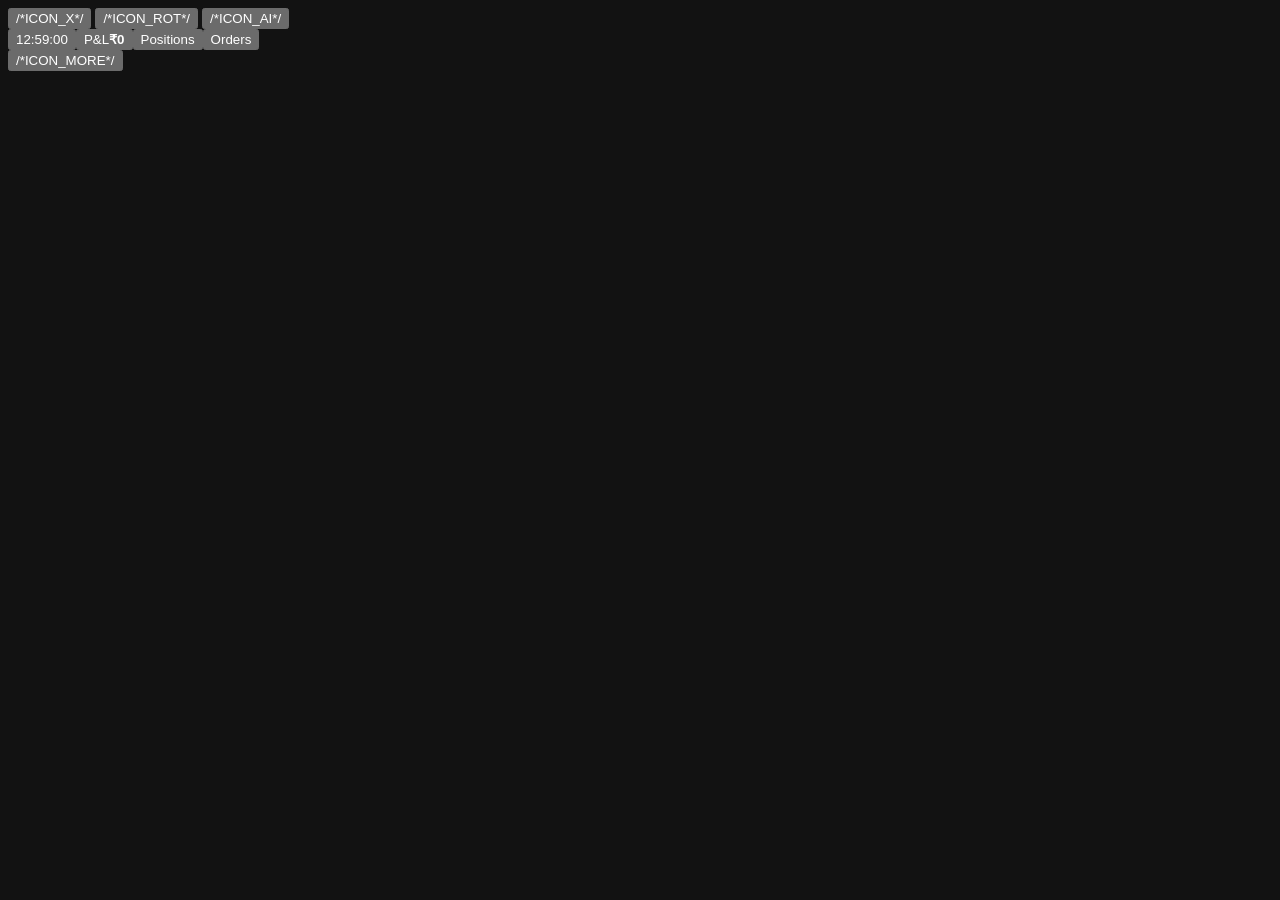
<file: prototype/payoff-mobile/src/00_shell.html>
<!doctype html>
<html lang="en">
<head>
<meta charset="utf-8">
<meta name="viewport" content="width=device-width, initial-scale=1, viewport-fit=cover, user-scalable=no">
<meta name="theme-color" content="#000000">
<meta name="color-scheme" content="dark">
<meta name="mobile-web-app-capable" content="yes">
<meta name="apple-mobile-web-app-capable" content="yes">
<meta name="apple-mobile-web-app-status-bar-style" content="black-translucent">
<meta name="apple-mobile-web-app-title" content="Sahi Payoff">
<title>Sahi Payoff Mobile</title>
<style>
/*CSS*/
</style>
</head>
<body>
<div class="stage">
  <aside class="dev" id="dev" aria-label="Prototype controls"></aside>
  <div class="devwrap" id="devwrap"><div class="device" id="device">
    <div class="app" id="app">
      <div class="tb">
        <button class="cb b-x" aria-label="Close chart">/*ICON_X*/</button>
        <button class="cb b-rot" aria-label="Rotate">/*ICON_ROT*/</button>
        <button class="cb b-ai" aria-label="Sahi AI">/*ICON_AI*/</button>
        <div class="tpills"><button class="tp clock" data-n="Clock">12:59:00</button><button class="tp pnl" data-n="P&amp;L">P&amp;L<b>₹0</b></button><button class="tp" data-n="Positions">Positions</button><button class="tp" data-n="Orders">Orders</button></div>
        <button class="cb b-more" aria-label="Prototype settings">/*ICON_MORE*/</button>
      </div>
      <section class="card" id="card-idx" data-chart="idx" aria-label="NIFTY50 chart"></section>
      <div class="divider" id="divider" role="separator" aria-label="Chart split handle"><i></i></div>
      <section class="card" id="card-opt" data-chart="opt" aria-label="Option chart"></section>
      <div class="ov" id="ov"><div class="dim"></div></div>
      <div class="toast" id="toast" role="status"></div>
      <div class="touch" id="touch"></div>
      <div class="sr" id="sr" aria-live="polite"></div>
    </div>
  </div></div>
</div>
<script>
/*JS*/
</script>
<style>
/*FONTS*/
</style>
</body>
</html>
</file>
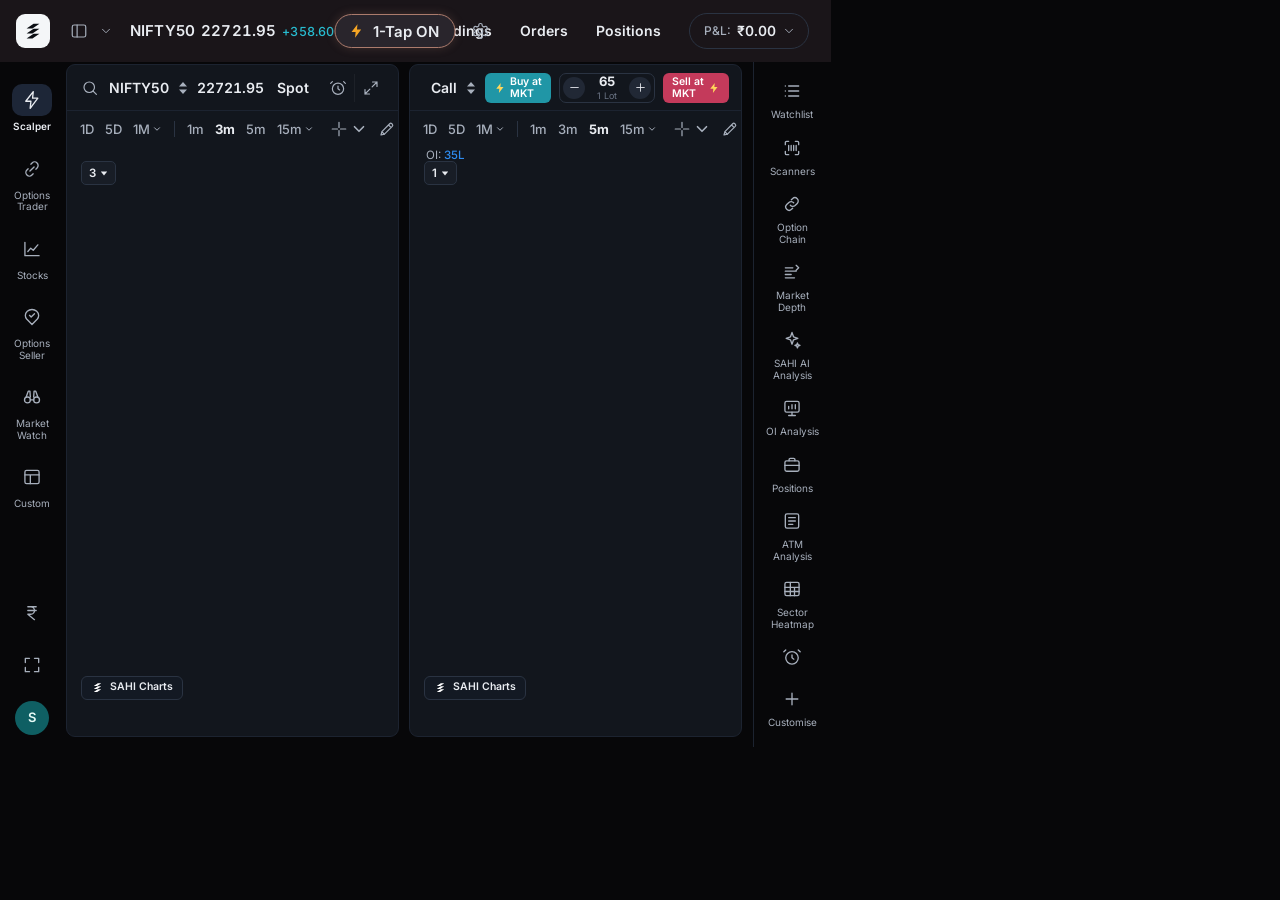
<file: prototype/payoff/src/head.html>
<!doctype html>
<html lang="en">
<head>
<meta charset="utf-8">
<meta name="viewport" content="width=device-width, initial-scale=1, viewport-fit=cover">
<title>Sahi Payoff Prototype</title>
<link rel="preconnect" href="https://fonts.googleapis.com">
<link rel="preconnect" href="https://fonts.gstatic.com" crossorigin>
<link rel="stylesheet" href="https://fonts.googleapis.com/css2?family=Inter:wght@400;500;600;700&display=swap">
<style>
/* Layout: Sahi Scalper split view at desktop size (index chart left, option chart right, icon rails on both sides),
   scaled down to fit smaller windows. Single dark theme, matching the Sahi platform screenshots. */
:root {
  color-scheme: dark;
  --app: #070709;
  --topbar: #1a1519;
  --panel: #12161d;
  --panel-2: #181d26;
  --panel-3: #212835;
  --chart-bg: #12161d;
  --chart-grid: rgba(255, 255, 255, 0.035);
  --line: #1c2330;
  --line-2: #2a3342;
  --text: #e9ecf1;
  --text-2: #a7afbc;
  --text-3: #6c7586;
  --up: #0b9981;
  --up-2: #22b89c;
  --chg: #28bcd0;
  --down: #f23645;
  --down-2: #f0596b;
  --buy: #2096a6;
  --sell: #c43a5b;
  --amber: #f5a524;
  --amber-line: #ab7b6c;
  --blue: #2e8cf0;
  --violet: #a48bff;
  --breakeven: #f2b84b;
  --cone: #d8687c;
  --profit-tint: rgba(31, 164, 142, 0.13);
  --future-tint: rgba(120, 150, 210, 0.045);
  --cross: rgba(200, 208, 222, 0.42);
  --tooltip: #e8e8f1;
  --tooltip-ink: #2e3138;
  --cap: #2e3138;
  --scrim: rgba(3, 6, 10, 0.6);
  --warn-bg: #2f2410;
  --warn-ink: #f4c46a;
  --err-bg: #3a1419;
  --err-ink: #ff98a4;
  --ok-bg: #0f2c27;
  --ok-ink: #6fe0c8;
  --proto: #7c6cf2;
  --font: 'Inter', ui-sans-serif, system-ui, -apple-system, 'Segoe UI', Roboto, Arial, sans-serif;
}
* { box-sizing: border-box; }
html, body { height: 100%; }
body { margin: 0; background: var(--app); color: var(--text); font: 13px/1.4 var(--font); -webkit-font-smoothing: antialiased; overflow: hidden; }
button { font: inherit; color: inherit; background: none; border: 0; padding: 0; cursor: pointer; }
button:disabled { cursor: not-allowed; opacity: .45; }
:focus-visible { outline: 2px solid var(--blue); outline-offset: 2px; border-radius: 4px; }
svg.i { width: 18px; height: 18px; flex: none; stroke: currentColor; fill: none; stroke-width: 1.6; stroke-linecap: round; stroke-linejoin: round; }
.num { font-variant-numeric: tabular-nums; }
.up { color: var(--up-2); } .down { color: var(--down-2); }
.chg.up, .sub.up { color: var(--chg); }
.sr { position: absolute; width: 1px; height: 1px; overflow: hidden; clip: rect(0 0 0 0); white-space: nowrap; }
#fit { position: fixed; inset: 0; overflow: hidden; }
#app { position: absolute; top: 0; left: 0; transform-origin: 0 0; display: grid; grid-template-rows: 62px 1fr; background: var(--app); }

/* ---------- top bar ---------- */
.top { display: flex; align-items: center; gap: 14px; padding: 0 22px 0 16px; position: relative; background: var(--topbar); }
.logo { width: 34px; height: 34px; border-radius: 9px; background: #f4f6f8; display: grid; place-items: center; }
.logo svg { width: 22px; height: 22px; }
.ib { width: 30px; height: 30px; display: inline-grid; place-items: center; border-radius: 6px; color: var(--text-2); }
.ib:hover { background: var(--panel-3); color: var(--text); }
.inst { display: flex; align-items: baseline; gap: 6px; font-size: 15px; font-weight: 600; letter-spacing: .01em; }
.inst .chg { font-size: 12.5px; font-weight: 500; }
.inst .ib { width: 22px; height: 22px; align-self: center; }
.onetap { position: absolute; left: 50%; transform: translateX(-50%); display: flex; align-items: center; gap: 10px; }
.tap { display: flex; align-items: center; gap: 8px; height: 34px; padding: 0 16px 0 13px; border-radius: 999px; border: 1.5px solid var(--amber-line); background: #29252c; box-shadow: 0 0 10px rgba(171, 123, 108, .25); font-size: 15px; font-weight: 600; }
.tap svg { fill: var(--amber); stroke: none; width: 16px; height: 16px; }
.tap[aria-pressed="false"] { border-color: var(--line-2); background: var(--panel-2); color: var(--text-2); box-shadow: none; }
.tap[aria-pressed="false"] svg { fill: var(--text-3); }
.navr { margin-left: auto; display: flex; align-items: center; gap: 28px; }
.navr > button { font-size: 14px; font-weight: 600; color: var(--text); }
.pnlpill { display: flex; align-items: center; gap: 6px; height: 36px; padding: 0 12px 0 14px; border-radius: 999px; border: 1px solid var(--line-2); font-size: 15px; font-weight: 600; }
.pnlpill small { font-size: 12px; color: var(--text-2); font-weight: 500; }

/* ---------- body ---------- */
.body { display: grid; grid-template-columns: 64px 1fr 78px; min-height: 0; }
.rail { display: flex; flex-direction: column; align-items: center; gap: 4px; padding: 14px 0 12px; min-height: 0; }
.rail .ri { width: 58px; display: flex; flex-direction: column; align-items: center; gap: 5px; padding: 8px 2px; border-radius: 10px; color: var(--text-2); font-size: 10px; line-height: 1.15; text-align: center; }
.rail .ri svg.i { width: 20px; height: 20px; }
.rail .ri:hover { color: var(--text); }
.rail .ri.on { color: var(--text); font-weight: 600; }
.rail .ri.on .ic { background: #1d2637; }
.rail .ri .ic { width: 40px; height: 32px; display: grid; place-items: center; border-radius: 10px; }
.rail .sep { flex: 1; }
.rail.r { border-left: 1px solid var(--line); gap: 2px; padding-top: 10px; }
.rail.r .ri { width: 72px; padding: 6px 2px; }
.rail.r .ri .ic { height: 26px; }
.rail.r .ri.on { color: var(--blue); }
.avatar { width: 34px; height: 34px; border-radius: 50%; background: #0f5f63; display: grid; place-items: center; font-weight: 600; color: #e6fbf7; margin-top: 8px; }
.work { display: grid; grid-template-columns: 1fr 1fr; gap: 10px; padding: 2px 10px 10px 2px; min-width: 0; min-height: 0; position: relative; }

/* ---------- panels ---------- */
.panel { container-type: inline-size; background: var(--panel); border: 1px solid var(--line); border-radius: 9px; display: flex; flex-direction: column; min-width: 0; min-height: 0; overflow: clip; position: relative; }
.ph { height: 46px; flex: none; display: flex; align-items: center; gap: 10px; padding: 0 12px 0 14px; border-bottom: 1px solid var(--line); }
.ph .nm { display: flex; align-items: baseline; gap: 7px; font-weight: 600; font-size: 14px; white-space: nowrap; min-width: 0; flex: 1 1 auto; overflow: hidden; }
.ph .nm > * { flex: none; }
.ph .nm #optTitle { flex: 0 1 auto; min-width: 0; overflow: hidden; text-overflow: ellipsis; }
.ph .nm .sub { font-weight: 500; font-size: 11.5px; }
.ph .nm u { text-decoration: underline; text-underline-offset: 3px; text-decoration-color: var(--text-3); }
.ud { display: inline-grid; place-items: center; width: 14px; height: 18px; color: var(--text-2); align-self: center; border-radius: 3px; }
.ud:hover { color: var(--text); background: var(--panel-3); }
.ud svg { width: 10px; height: 14px; }
.ph .tools { margin-left: auto; display: flex; align-items: center; gap: 6px; }
.ph .tools .ib { width: 28px; height: 28px; }
.tb { height: 36px; flex: none; display: flex; align-items: center; gap: 1px; padding: 0 8px; font-size: 13px; color: var(--text-2); white-space: nowrap; overflow: hidden; }
.tb .tf { padding: 4px 5px; border-radius: 5px; font-weight: 500; display: inline-flex; align-items: center; gap: 2px; }
.tb .tf.on { color: var(--text); font-weight: 700; }
.tb .tfs, .tb .rgs { display: contents; }
.tfmenu { position: fixed; z-index: 60; min-width: 160px; padding: 4px; border-radius: 8px; background: var(--panel-2); border: 1px solid var(--line-2); box-shadow: 0 12px 30px -10px rgba(0, 0, 0, .7); display: grid; }
.tfmenu button { display: flex; justify-content: space-between; gap: 18px; padding: 7px 10px; border-radius: 6px; font-size: 12.5px; color: var(--text-2); text-align: left; }
.tfmenu button:hover, .tfmenu button:focus-visible { background: var(--panel-3); color: var(--text); }
.tfmenu button[aria-checked="true"] { color: var(--text); font-weight: 600; }
.tfmenu .k { color: var(--text-3); font-variant-numeric: tabular-nums; }
.src-pill { position: absolute; left: 52px; top: 14px; z-index: 2; height: 24px; display: inline-flex; align-items: center; padding: 0 8px; border-radius: 5px; font-size: 11px; font-weight: 600; color: #c4b5fd; background: rgba(30, 24, 52, .92); border: 1px solid rgba(167, 139, 250, .45); pointer-events: none; }
.src-pill:empty { display: none; }
.tb .tf:hover { color: var(--text); }
.tb .vsep { width: 1px; height: 16px; background: var(--line-2); margin: 0 6px; flex: none; }
.tb .right { margin-left: auto; display: flex; align-items: center; gap: 2px; padding-left: 6px; }
.tb .tool { height: 28px; min-width: 26px; display: inline-flex; align-items: center; justify-content: center; gap: 2px; border-radius: 6px; color: var(--text-2); padding: 0 4px; }
.tb .tool:hover { background: var(--panel-3); color: var(--text); }
.tb .tool svg.i { width: 18px; height: 18px; }
.tb .tool .cv { width: 9px; height: 9px; stroke-width: 2.2; }

@container (max-width: 680px) { .tb .x1 { display: none; } }
@container (max-width: 610px) { .tb .x2 { display: none; } .ph .tools .ib:nth-child(2) { display: none; } }
@container (max-width: 560px) { .ph .nm .sub { display: none; } }
@container (max-width: 720px) { #optChg { display: none; } #optPanel .ph .tools .ib:nth-child(2) { display: none; } }
@container (max-width: 600px) { #optPanel .ph .tools { display: none; } }
/* Payoff toolbar button */
.payoff-btn { height: 28px; display: inline-flex; align-items: center; gap: 7px; padding: 0 8px 0 9px; margin-left: 4px; border-radius: 7px; border: 1px solid var(--line-2); color: var(--text); font-weight: 600; font-size: 12.5px; background: var(--panel-2); }
.payoff-btn:hover { border-color: #3a4558; background: var(--panel-3); }
.payoff-btn svg.i { width: 16px; height: 16px; color: var(--breakeven); }
.payoff-btn[aria-pressed="true"] { background: #2a2312; border-color: var(--breakeven); color: #ffe2a6; }
.payoff-btn.peek { border-color: var(--breakeven); box-shadow: 0 0 0 3px rgba(242, 184, 75, .16); }
.payoff-btn:disabled { opacity: .45; }

.cw { position: relative; flex: 1; min-height: 0; overflow: clip; }
.cw canvas { position: absolute; inset: 0; display: block; }
.cw canvas.grab { cursor: grab; }
.cw canvas:focus-visible { outline: 2px solid var(--blue); outline-offset: -2px; border-radius: 0 0 8px 8px; }
.badge-n { position: absolute; left: 14px; top: 14px; height: 24px; padding: 0 7px; display: inline-flex; align-items: center; gap: 4px; border-radius: 5px; background: var(--panel-2); border: 1px solid var(--line-2); font-size: 11.5px; font-weight: 600; color: var(--text); z-index: 2; pointer-events: none; }
.badge-n svg { width: 8px; height: 8px; fill: currentColor; stroke: none; }
.wm { position: absolute; left: 14px; bottom: 36px; display: inline-flex; align-items: center; gap: 6px; height: 24px; padding: 0 9px; border-radius: 6px; background: rgba(20, 26, 36, .92); border: 1px solid var(--line-2); font-size: 10.5px; font-weight: 600; z-index: 2; pointer-events: none; }
.wm svg { width: 13px; height: 13px; }
.oi-label { position: absolute; left: 16px; top: 0; font-size: 11.5px; color: var(--text-2); z-index: 2; pointer-events: none; }
.oi-label b { color: var(--blue); font-weight: 500; }

/* order controls in the option panel header */
.ord { display: flex; align-items: center; gap: 8px; margin-left: auto; flex: none; }
.ph .tools { flex: none; gap: 0; }
.ph .tools .ib { border-radius: 0; border-left: 1px solid #1d2128; width: 32px; }
.ph .tools .ib:first-child { border-left: 0; }
.mkt { white-space: nowrap; height: 30px; display: inline-flex; align-items: center; gap: 4px; padding: 0 9px; border-radius: 6px; font-size: 10.5px; font-weight: 600; line-height: 1.05; color: #fff; text-align: left; }
.mkt svg { width: 12px; height: 12px; fill: #ffd65a; stroke: none; }
.mkt.buy { background: var(--buy); } .mkt.sell { background: var(--sell); }
.mkt:hover { filter: brightness(1.08); }
.qty { height: 30px; display: inline-flex; align-items: center; gap: 2px; border: 1px solid var(--line-2); border-radius: 7px; padding: 0 3px; }
.qty button { width: 22px; height: 22px; display: grid; place-items: center; border-radius: 50%; color: var(--text); background: var(--panel-3); }
.qty button:hover { background: #2c3445; }
.qty .qv { min-width: 40px; text-align: center; line-height: 1; }
.qty .qv b { display: block; font-size: 13px; }
.qty .qv small { font-size: 9px; color: var(--text-3); }

/* ---------- payoff header strip (over the index chart) ---------- */
.pstrip { position: absolute; left: 0; right: 64px; top: 0; padding-top: calc(8px + var(--bh, 0px)) !important; z-index: 4; display: flex; flex-wrap: wrap; align-items: center; gap: 8px 10px; padding: 8px 12px; background: linear-gradient(180deg, rgba(18, 22, 29, .98), rgba(18, 22, 29, .9)); border-bottom: 1px solid var(--line); }
.pstrip .sum { font-weight: 600; font-size: 12.5px; white-space: nowrap; }
.pstrip .sum .muted { color: var(--text-2); font-weight: 500; }
.chips { display: inline-flex; border: 1px solid var(--line-2); border-radius: 7px; overflow: hidden; }
.chips button { padding: 4px 10px; font-size: 12px; font-weight: 500; color: var(--text-2); border-right: 1px solid var(--line-2); }
.chips button:last-child { border-right: 0; }
.chips button[aria-pressed="true"] { background: var(--panel-3); color: var(--text); font-weight: 600; }
.ochip { font-size: 11.5px; padding: 3px 8px; border-radius: 999px; background: var(--panel-3); color: var(--text-2); border: 1px solid var(--line-2); }
.mlabel { display: inline-flex; align-items: center; gap: 5px; font-size: 11.5px; color: var(--text-3); margin-left: auto; white-space: nowrap; }
.mlabel button { color: var(--text-3); display: inline-grid; place-items: center; }
.mlabel button:hover { color: var(--text); }
.mlabel svg.i { width: 14px; height: 14px; }
.mode { font-size: 11px; font-weight: 600; padding: 3px 8px; border-radius: 999px; background: #2a2312; color: #ffd98a; border: 1px solid #5c4a20; white-space: nowrap; }

/* readout */
.readout { position: absolute; z-index: 6; width: max-content; min-width: 196px; max-width: 250px; padding: 12px 15px 11px; border-radius: 12px; background: rgba(23, 29, 39, .97); border: 1px solid var(--line-2); box-shadow: 0 12px 30px -10px rgba(0, 0, 0, .7); pointer-events: none; }
.readout .h { font-size: 12.5px; color: var(--text-2); font-weight: 500; }
/* the P&L leads: the boldest line in the card, at the v1.2 size (18px) */
.readout .p { display: flex; align-items: baseline; gap: 7px; font-size: 18px; font-weight: 700; line-height: 1.2; margin-top: 6px; letter-spacing: -.01em; }
.readout .p small { font-size: 11px; font-weight: 600; color: var(--text-2); letter-spacing: 0; }
.readout .r { font-size: 12.5px; color: var(--text-2); margin-top: 7px; }
.readout .r b { font-weight: 600; }
.readout .u { font-size: 11.5px; color: var(--warn-ink); margin-top: 7px; line-height: 1.35; }
.readout .ft { margin-top: 11px; padding-top: 9px; border-top: 1px solid var(--line-2); font-size: 11px; color: var(--text-3); }
.readout.stale .p, .readout.stale .r { color: var(--text-3) !important; }
.hint { position: absolute; z-index: 5; max-width: 260px; padding: 8px 10px; border-radius: 8px; background: rgba(23, 29, 39, .94); border: 1px dashed #4a5568; font-size: 12px; color: var(--text-2); pointer-events: none; }
.cmsg { position: absolute; inset: 0; display: grid; place-items: center; z-index: 5; pointer-events: none; }
.cmsg div { padding: 12px 16px; border-radius: 9px; background: rgba(23, 29, 39, .96); border: 1px solid var(--line-2); font-size: 13px; color: var(--text); max-width: 360px; text-align: center; }
.loading { position: absolute; left: 50%; top: 52px; transform: translateX(-50%); z-index: 6; font-size: 12px; padding: 5px 10px; border-radius: 999px; background: var(--panel-3); color: var(--text-2); border: 1px solid var(--line-2); }

/* S3 payoff table */
.ptable { position: absolute; inset: 0; z-index: 5; background: var(--panel); display: flex; flex-direction: column; padding-top: var(--bh, 0px); }
.ptable .tt { flex: none; padding: 12px 14px 10px; border-bottom: 1px solid var(--line); display: flex; align-items: baseline; justify-content: space-between; gap: 12px; }
.ptable .tt h3 { margin: 0; font-size: 13.5px; font-weight: 600; }
.ptable .tt span { font-size: 11px; color: var(--text-3); white-space: nowrap; }
.ptable .scroll { flex: 1; overflow: auto; min-height: 0; }
.ptable table { width: 100%; border-collapse: collapse; font-size: 12.5px; font-variant-numeric: tabular-nums; }
.ptable th { position: sticky; top: 0; background: var(--panel-2); text-align: left; font-weight: 500; font-size: 11px; color: var(--text-3); padding: 7px 10px; border-bottom: 1px solid var(--line); white-space: nowrap; z-index: 1; }
.ptable th.n, .ptable td.n { text-align: right; }
.ptable td { padding: 8px 10px; border-bottom: 1px solid var(--line); vertical-align: top; }
.ptable tr.g td { background: rgba(255, 255, 255, .02); font-size: 11px; color: var(--text-2); font-weight: 600; padding: 6px 10px; letter-spacing: .02em; }
.ptable tr.leg:hover td { background: rgba(46, 140, 240, .07); }
.ptable td .rg { display: block; font-size: 10.5px; color: var(--text-3); margin-top: 1px; white-space: nowrap; }
.ptable td .unc { display: block; font-size: 10.5px; color: var(--warn-ink); margin-top: 1px; }
/* squared off before the point: shown, but greyed out like a disabled control */
.ptable td.off, .ptable td.off span { color: var(--text-3); }
.ptable td.off [data-tip] { cursor: help; text-decoration: underline dotted rgba(108, 117, 134, .6); text-underline-offset: 3px; }
.side-b { color: var(--up-2); font-weight: 600; } .side-s { color: var(--down); font-weight: 600; }
.st { display: inline-block; font-size: 10.5px; font-weight: 600; padding: 2px 7px; border-radius: 999px; white-space: nowrap; background: var(--panel-3); color: var(--text-2); }
.st.live { background: var(--ok-bg); color: var(--ok-ink); }
.st.today { background: var(--warn-bg); color: var(--warn-ink); }
.st.exp, .st.set { background: #222833; color: #b8c0cc; }
.st.sq { background: #24203a; color: #c7bcff; }
.ptable .foot { flex: none; border-top: 1px solid var(--line-2); background: var(--panel-2); font-variant-numeric: tabular-nums; }
.ptable .foot > div { display: flex; justify-content: space-between; gap: 12px; padding: 8px 14px; font-size: 12.5px; border-bottom: 1px solid var(--line); }
.ptable .foot > div:last-child { border-bottom: 0; }
.ptable .foot .tot { font-size: 14px; font-weight: 700; }
.ptable .foot .tot small { display: block; font-size: 11px; font-weight: 500; color: var(--text-2); text-align: right; }
.ptable .foot .lbl { color: var(--text-2); }
.ptable .foot .model { font-size: 10.5px; color: var(--text-3); justify-content: flex-start; gap: 6px; }
.ptable.stale td, .ptable.stale .foot { color: var(--text-3); }
.ptable.stale .up, .ptable.stale .down { color: var(--text-3); }

.skel { display: inline-block; height: 10px; width: 56px; border-radius: 4px; background: linear-gradient(90deg, #1f2633, #2a3242, #1f2633); background-size: 200% 100%; animation: sk 1s linear infinite; vertical-align: middle; }
@keyframes sk { to { background-position: -200% 0; } }
@media (prefers-reduced-motion: reduce) { .skel { animation: none; } }
.d1.stale .vals, .d1.stale .vals .up, .d1.stale .vals .down { color: var(--text-3) !important; }
button.ochip { cursor: default; }
button.ochip:focus-visible { outline: 2px solid var(--blue); }
/* N2 banner */
.n2 { position: absolute; left: 2px; right: 10px; top: 2px; z-index: 20; display: flex; align-items: center; gap: 10px; padding: 8px 14px; border-radius: 8px; font-size: 12.5px; background: var(--warn-bg); color: var(--warn-ink); border: 1px solid #5a4418; }
.n2.err { background: var(--err-bg); color: var(--err-ink); border-color: #6b2730; }
.n2.closed { background: #16202e; color: #b9cbe6; border-color: #2a3a52; }
.n2 svg.i { width: 16px; height: 16px; }
.n2 .act { margin-left: auto; display: flex; gap: 8px; align-items: center; }
.n2 .act button { padding: 4px 10px; border-radius: 6px; border: 1px solid currentColor; font-weight: 600; font-size: 12px; }
.n2 .act button.x { border: 0; padding: 2px; }

/* tooltip with key caps, like the 1-Tap tooltip */
.tip { position: fixed; z-index: 100; display: flex; align-items: center; gap: 10px; padding: 6px 7px 6px 14px; border-radius: 999px; background: var(--tooltip); color: var(--tooltip-ink); font-size: 12.5px; font-weight: 500; box-shadow: 0 8px 24px -8px rgba(0, 0, 0, .7); pointer-events: none; white-space: nowrap; }
.tip.wrap { white-space: normal; border-radius: 12px; padding: 8px 8px 8px 14px; line-height: 1.4; }
.tip.nocaps { padding-right: 14px; }
.tip .caps { padding-left: 10px; border-left: 1px solid #c2c3cf; align-self: stretch; align-items: center; }
.caps { display: inline-flex; gap: 4px; flex: none; }
.caps kbd { font: 600 11px var(--font); min-width: 22px; height: 22px; padding: 0 6px; display: inline-grid; place-items: center; border-radius: 5px; background: var(--cap); border: 0; color: #fff; }

/* N1 coach mark */
.coach { position: fixed; z-index: 90; width: 290px; padding: 14px 14px 12px; border-radius: 11px; background: #1d2431; border: 1px solid #3a4558; box-shadow: 0 18px 40px -14px rgba(0, 0, 0, .8); }
.coach::before { content: ""; position: absolute; top: -6px; right: 40px; width: 12px; height: 12px; background: #1d2431; border-left: 1px solid #3a4558; border-top: 1px solid #3a4558; transform: rotate(45deg); }
.coach .new { font-size: 10.5px; font-weight: 700; letter-spacing: .06em; color: var(--breakeven); text-transform: uppercase; }
.coach p { margin: 5px 0 12px; font-size: 13px; line-height: 1.45; }
.coach .row { display: flex; justify-content: flex-end; gap: 8px; }
.btn { height: 30px; padding: 0 12px; border-radius: 7px; font-weight: 600; font-size: 12.5px; display: inline-flex; align-items: center; justify-content: center; gap: 6px; }
.btn.pri { background: var(--blue); color: #fff; }
.btn.pri:hover { filter: brightness(1.08); }
.btn.sec { border: 1px solid var(--line-2); color: var(--text); background: var(--panel-2); }
.btn.sec:hover { background: var(--panel-3); }
.btn.ter { color: var(--text-2); }
.btn.ter:hover { color: var(--text); }
.btn.wide { width: 100%; height: 34px; }
.btn .spin { width: 13px; height: 13px; border-radius: 50%; border: 2px solid rgba(255, 255, 255, .35); border-top-color: #fff; animation: spin .7s linear infinite; }
@keyframes spin { to { transform: rotate(360deg); } }

/* D1 pinned card */
.d1 { position: absolute; z-index: 8; width: 270px; overflow-y: auto; border-radius: 11px; background: #1a202b; border: 1px solid #3a4558; box-shadow: 0 18px 44px -14px rgba(0, 0, 0, .85); padding: 12px 13px 11px; }
.d1 .hd { display: flex; align-items: flex-start; gap: 8px; }
.d1 .hd h4 { margin: 0; font-size: 12.5px; font-weight: 600; line-height: 1.35; flex: 1; }
.d1 .hd h4 small { display: block; color: var(--text-3); font-weight: 500; font-size: 10.5px; letter-spacing: .05em; text-transform: uppercase; margin-bottom: 2px; }
.d1 .vals { margin: 10px 0 8px; display: grid; gap: 4px; font-size: 12.5px; font-variant-numeric: tabular-nums; }
.d1 .vals .big { font-size: 17px; font-weight: 700; }
.d1 .vals .m { color: var(--text-2); }
.d1 .note { font-size: 11.5px; color: var(--text-2); line-height: 1.4; padding: 8px 9px; background: rgba(255, 255, 255, .03); border-radius: 7px; margin-bottom: 9px; }
.d1 .acts { display: grid; gap: 6px; }
.d1 .helper { font-size: 11px; color: var(--text-3); margin-top: -2px; }
.d1 .ml { margin-top: 9px; font-size: 10.5px; color: var(--text-3); display: flex; align-items: center; gap: 5px; }
.d1 .ml svg.i { width: 13px; height: 13px; }
.d1 .proto-note { font-size: 11px; color: #c8bfff; background: rgba(124, 108, 242, .12); border: 1px dashed rgba(124, 108, 242, .5); border-radius: 7px; padding: 6px 8px; margin-bottom: 8px; }

/* M1 modal */
.scrim { position: fixed; inset: 0; z-index: 70; background: var(--scrim); display: grid; place-items: center; }
.m1 { width: 440px; max-width: calc(100vw - 32px); border-radius: 13px; background: #171d27; border: 1px solid #3a4558; box-shadow: 0 30px 70px -20px rgba(0, 0, 0, .9); }
.m1 .mh { display: flex; align-items: center; justify-content: space-between; padding: 16px 18px 10px; }
.m1 .mh h2 { margin: 0; font-size: 16px; font-weight: 600; }
.m1 .mb { padding: 0 18px 6px; display: grid; gap: 10px; font-size: 13px; }
.m1 .mb .pos { color: var(--text-2); font-size: 12.5px; }
.m1 .mb .order { padding: 10px 12px; border-radius: 9px; background: var(--panel-2); border: 1px solid var(--line-2); display: grid; gap: 4px; }
.m1 .mb .pl { font-weight: 600; font-variant-numeric: tabular-nums; }
.m1 .mb .tn { font-size: 12px; color: var(--text-2); line-height: 1.45; }
.m1 .mb .msg { padding: 9px 11px; border-radius: 8px; background: var(--warn-bg); color: var(--warn-ink); font-size: 12.5px; }
.m1 .mb .helper { font-size: 12px; color: var(--text-3); }
.m1 .mf { display: flex; justify-content: flex-end; gap: 8px; padding: 14px 18px 16px; }

/* N3 toast */
.toasts { position: fixed; left: 50%; bottom: 26px; transform: translateX(-50%); z-index: 95; display: grid; gap: 8px; justify-items: center; }
.toast { display: flex; align-items: center; gap: 10px; padding: 10px 12px 10px 14px; border-radius: 10px; background: #1f2633; border: 1px solid #3a4558; font-size: 13px; box-shadow: 0 14px 34px -12px rgba(0, 0, 0, .8); }
.toast.ok svg.i { color: var(--up-2); } .toast.err { border-color: #6b2730; } .toast.err svg.i { color: var(--down); }
.toast button { color: var(--text-3); display: grid; place-items: center; }

/* popovers: positions and option chain */
.pop { position: fixed; z-index: 60; max-width: calc(100vw - 110px); background: #161c26; border: 1px solid #344052; border-radius: 12px; box-shadow: 0 24px 60px -20px rgba(0, 0, 0, .85); display: flex; flex-direction: column; max-height: 76vh; }
.pop .poph { display: flex; align-items: center; justify-content: space-between; padding: 12px 14px; border-bottom: 1px solid var(--line); }
.pop .poph h3 { margin: 0; font-size: 14px; font-weight: 600; }
.pop .popb { overflow: auto; }
.pop table { width: 100%; border-collapse: collapse; font-size: 12.5px; font-variant-numeric: tabular-nums; }
.pop th { text-align: left; font-weight: 500; font-size: 11px; color: var(--text-3); padding: 7px 12px; border-bottom: 1px solid var(--line); position: sticky; top: 0; background: #161c26; }
.pop td { padding: 7px 12px; border-bottom: 1px solid var(--line); white-space: nowrap; }
.pop .n { text-align: right; }
.pop .xb { font-size: 11.5px; font-weight: 600; padding: 3px 9px; border-radius: 6px; border: 1px solid var(--line-2); }
.pop .xb:hover { background: var(--panel-3); }
.pop .empty { padding: 22px 14px; color: var(--text-2); text-align: center; }
.chain td.k { text-align: center; font-weight: 600; background: rgba(255, 255, 255, .02); }
.chain td.atm { color: var(--breakeven); }
.chain .cp { width: 100%; text-align: right; padding: 2px 6px; border-radius: 5px; }
.chain .cp.pe { text-align: left; }
.chain .cp:hover { background: rgba(46, 140, 240, .14); }
.chain .cp.sel { background: rgba(46, 140, 240, .22); color: #fff; }
.chain .ex { display: flex; gap: 6px; padding: 10px 12px; border-bottom: 1px solid var(--line); flex-wrap: wrap; }
.chain .ex button { padding: 4px 10px; border-radius: 999px; border: 1px solid var(--line-2); font-size: 12px; color: var(--text-2); }
.chain .ex button[aria-pressed="true"] { background: var(--panel-3); color: var(--text); border-color: #3a4558; }

/* ---------- prototype controls (not part of the product) ---------- */
.demo { position: fixed; left: 10px; top: 10px; bottom: 10px; z-index: 80; width: 312px; display: flex; flex-direction: column; border-radius: 13px; background: #14111f; border: 1px solid #3b3366; box-shadow: 0 24px 60px -20px rgba(0, 0, 0, .9); font-size: 12px; }
.demo .dh { display: flex; align-items: center; gap: 8px; padding: 10px 12px; border-bottom: 1px solid #2a2450; }
.demo .dh b { font-size: 12.5px; }
.demo .dh .tag { font-size: 10px; font-weight: 700; letter-spacing: .06em; text-transform: uppercase; color: #c8bfff; background: rgba(124, 108, 242, .18); padding: 2px 6px; border-radius: 4px; }
.demo .dh button { margin-left: auto; color: #b7add9; }
.demo .db { overflow: auto; padding: 10px 12px 12px; display: grid; gap: 12px; }
.demo .grp { display: grid; gap: 6px; }
.demo .gl { font-size: 10px; font-weight: 700; letter-spacing: .08em; text-transform: uppercase; color: #9b91c8; }
.demo .seg { display: flex; flex-wrap: wrap; gap: 5px; }
.demo .seg button { padding: 5px 8px; border-radius: 999px; border: 1px solid #2f2a52; color: #cfc9ea; font-size: 11.5px; background: #1b1730; }
.demo .seg button[aria-pressed="true"] { background: var(--proto); color: #fff; border-color: var(--proto); }
.demo select { width: 100%; padding: 6px 8px; border-radius: 8px; background: #1b1730; color: #e8e4ff; border: 1px solid #2f2a52; font: inherit; }
.demo .keys { display: grid; gap: 5px; color: #cfc9ea; }
.demo .keys div { display: flex; align-items: center; gap: 8px; justify-content: space-between; }
.demo .keys .caps kbd { background: #221d3c; border-color: #4a4380; }
.demo .row { display: flex; gap: 6px; flex-wrap: wrap; }
.demo .row button { padding: 6px 9px; border-radius: 8px; border: 1px solid #2f2a52; color: #e8e4ff; background: #1b1730; font-size: 11.5px; }
.demo .row button:hover { border-color: var(--proto); }
.demo .log { font: 11px ui-monospace, SFMono-Regular, Menlo, monospace; color: #b7add9; display: grid; gap: 2px; max-height: 96px; overflow: auto; }
.demo .note { color: #a59cc9; line-height: 1.4; }
.demo.min .db { display: none; }
.demo.min { width: auto; top: var(--pill-top, 12px); bottom: auto; left: var(--pill-left, 14px); background: transparent; border: 0; box-shadow: none; }
.dpill { width: 56px; padding: 8px 0 7px; display: flex; flex-direction: column; align-items: center; gap: 4px; border-radius: 10px; background: #1f1a33; border: 1px dashed #6a5ec4; color: #d3ccff; font-size: 10px; font-weight: 600; }
.dpill:hover { background: #2a2346; }
.dpill svg.i { width: 18px; height: 18px; }
#fit.docked { left: 332px; }
</style>
</head>
<body>
<svg width="0" height="0" style="position:absolute" aria-hidden="true">
  <defs>
    <symbol id="i-sidebar" viewBox="0 0 24 24"><rect x="3" y="4" width="18" height="16" rx="2.5"/><path d="M9.5 4v16"/></symbol>
    <symbol id="i-chev" viewBox="0 0 24 24"><path d="M6 9l6 6 6-6"/></symbol>
    <symbol id="i-bolt" viewBox="0 0 24 24"><path d="M13.5 2 4.5 13.5h6.2L9.8 22l9.2-12.2h-6.3z"/></symbol>
    <symbol id="i-gear" viewBox="0 0 24 24"><path d="M12.22 2h-.44a2 2 0 0 0-2 2v.18a2 2 0 0 1-1 1.73l-.43.25a2 2 0 0 1-2 0l-.15-.08a2 2 0 0 0-2.73.73l-.22.38a2 2 0 0 0 .73 2.73l.15.1a2 2 0 0 1 1 1.72v.51a2 2 0 0 1-1 1.74l-.15.09a2 2 0 0 0-.73 2.73l.22.38a2 2 0 0 0 2.73.73l.15-.08a2 2 0 0 1 2 0l.43.25a2 2 0 0 1 1 1.73V20a2 2 0 0 0 2 2h.44a2 2 0 0 0 2-2v-.18a2 2 0 0 1 1-1.73l.43-.25a2 2 0 0 1 2 0l.15.08a2 2 0 0 0 2.73-.73l.22-.39a2 2 0 0 0-.73-2.73l-.15-.08a2 2 0 0 1-1-1.74v-.5a2 2 0 0 1 1-1.74l.15-.09a2 2 0 0 0 .73-2.73l-.22-.38a2 2 0 0 0-2.73-.73l-.15.08a2 2 0 0 1-2 0l-.43-.25a2 2 0 0 1-1-1.73V4a2 2 0 0 0-2-2z"/><circle cx="12" cy="12" r="3"/></symbol>
    <symbol id="i-search" viewBox="0 0 24 24"><circle cx="11" cy="11" r="7"/><path d="m20.5 20.5-4.3-4.3"/></symbol>
    <symbol id="i-ud" viewBox="0 0 10 14"><path d="M5 1 9 5.5H1zM5 13 1 8.5h8z" fill="currentColor" stroke="none"/></symbol>
    <symbol id="i-alarm" viewBox="0 0 24 24"><circle cx="12" cy="13" r="7.5"/><path d="M12 9.5V13l2.2 1.6M4.5 3.5 2.2 5.8M19.5 3.5l2.3 2.3"/></symbol>
    <symbol id="i-bookmark" viewBox="0 0 24 24"><path d="M18 21l-6-4.3L6 21V5a2 2 0 0 1 2-2h8a2 2 0 0 1 2 2z"/></symbol>
    <symbol id="i-expand" viewBox="0 0 24 24"><path d="M14 4h6v6M10 20H4v-6M20 4l-6.5 6.5M4 20l6.5-6.5"/></symbol>
    <symbol id="i-cross" viewBox="0 0 24 24"><path d="M12 3v7M12 14v7M3 12h7M14 12h7"/></symbol>
    <symbol id="i-fx" viewBox="0 0 24 24"><path d="M9.5 20c-1.5 0-2-1-1.7-2.4L10.3 6C10.7 4.4 11.6 4 13 4M7 9h6.5M14 12l5 6M19 12l-5 6"/></symbol>
    <symbol id="i-grid" viewBox="0 0 24 24"><rect x="4" y="4" width="6.5" height="6.5" rx="1"/><rect x="13.5" y="4" width="6.5" height="6.5" rx="1"/><rect x="4" y="13.5" width="6.5" height="6.5" rx="1"/><path d="M16.75 13.5v6.5M13.5 16.75H20"/></symbol>
    <symbol id="i-pencil" viewBox="0 0 24 24"><path d="M4 20l1.2-4.6L15.6 5a2 2 0 0 1 2.8 0l.6.6a2 2 0 0 1 0 2.8L8.6 18.8zM14 6.6l3.4 3.4M5 15.5 8.5 19"/></symbol>
    <symbol id="i-candle" viewBox="0 0 24 24"><path d="M8 3v3M8 16v5M16 4v4M16 17v3"/><rect x="5.5" y="6" width="5" height="10" rx="1"/><rect x="13.5" y="8" width="5" height="9" rx="1"/></symbol>
    <symbol id="i-plus" viewBox="0 0 24 24"><path d="M12 5v14M5 12h14"/></symbol>
    <symbol id="i-minus" viewBox="0 0 24 24"><path d="M5 12h14"/></symbol>
    <symbol id="i-x" viewBox="0 0 24 24"><path d="M6 6l12 12M18 6 6 18"/></symbol>
    <symbol id="i-info" viewBox="0 0 24 24"><circle cx="12" cy="12" r="9"/><path d="M12 11v5.5M12 7.6v.1"/></symbol>
    <symbol id="i-check" viewBox="0 0 24 24"><circle cx="12" cy="12" r="9"/><path d="m8.2 12.3 2.6 2.6 5-5.4"/></symbol>
    <symbol id="i-alert" viewBox="0 0 24 24"><path d="M12 3.5 2.8 19.5h18.4z"/><path d="M12 10v4.5M12 17.2v.1"/></symbol>
    <symbol id="i-clock" viewBox="0 0 24 24"><circle cx="12" cy="12" r="8.5"/><path d="M12 7.5V12l3 2"/></symbol>
    <symbol id="i-payoff" viewBox="0 0 24 24"><path d="M3 20h18" opacity=".5"/><path d="M3 12h18" stroke-dasharray="2 2.4" opacity=".7"/><path d="M3 16.5h7L20.5 5"/></symbol>
    <symbol id="i-link" viewBox="0 0 24 24"><path d="M9.5 14.5 14.5 9.5M10.6 6.2l1.5-1.5a4.2 4.2 0 0 1 6 6l-1.5 1.5M13.4 17.8l-1.5 1.5a4.2 4.2 0 0 1-6-6l1.5-1.5"/></symbol>
    <symbol id="i-stocks" viewBox="0 0 24 24"><path d="M3.5 4v16h17"/><path d="m7 15 3.5-4 3 2.5L19 7"/></symbol>
    <symbol id="i-seller" viewBox="0 0 24 24"><path d="M12 3c-4.4 0-8 3.2-8 7.2 0 1.6.6 3 1.6 4.2L12 21l6.4-6.6c1-1.2 1.6-2.6 1.6-4.2C20 6.2 16.4 3 12 3z"/><path d="m9 10 2 2 4-4"/></symbol>
    <symbol id="i-binoc" viewBox="0 0 24 24"><circle cx="6.5" cy="15.5" r="3.5"/><circle cx="17.5" cy="15.5" r="3.5"/><path d="M10 15.5h4M5 12l2.5-7h2L10 12M19 12l-2.5-7h-2L14 12"/></symbol>
    <symbol id="i-layout" viewBox="0 0 24 24"><rect x="3.5" y="4" width="17" height="16" rx="2"/><path d="M3.5 9.5h17M10 9.5V20"/></symbol>
    <symbol id="i-rupee" viewBox="0 0 24 24"><path d="M7 4.5h10M7 9h10M7 4.5h3.5a4.5 4.5 0 0 1 0 9H7l8 6.5"/></symbol>
    <symbol id="i-full" viewBox="0 0 24 24"><path d="M4 9V4h5M20 9V4h-5M4 15v5h5M20 15v5h-5"/></symbol>
    <symbol id="i-list" viewBox="0 0 24 24"><path d="M8 6h12M8 12h12M8 18h12M4 6h.01M4 12h.01M4 18h.01"/></symbol>
    <symbol id="i-scan" viewBox="0 0 24 24"><path d="M4 8V5.5A1.5 1.5 0 0 1 5.5 4H8M16 4h2.5A1.5 1.5 0 0 1 20 5.5V8M20 16v2.5a1.5 1.5 0 0 1-1.5 1.5H16M8 20H5.5A1.5 1.5 0 0 1 4 18.5V16M8 9v6M11 9v6M14 9v6M17 9v6"/></symbol>
    <symbol id="i-chain" viewBox="0 0 24 24"><path d="M10 13.5a4 4 0 0 0 5.7.4l2.6-2.6a4 4 0 0 0-5.7-5.7l-1.4 1.4M14 10.5a4 4 0 0 0-5.7-.4l-2.6 2.6a4 4 0 0 0 5.7 5.7l1.4-1.4"/></symbol>
    <symbol id="i-depth" viewBox="0 0 24 24"><path d="M4 7h9M4 11h13M4 15h7M4 19h11M17 4l3 3-3 3"/></symbol>
    <symbol id="i-spark" viewBox="0 0 24 24"><path d="M12 3l1.8 5.2L19 10l-5.2 1.8L12 17l-1.8-5.2L5 10l5.2-1.8zM18.5 15.5l.8 2.2 2.2.8-2.2.8-.8 2.2-.8-2.2-2.2-.8 2.2-.8z"/></symbol>
    <symbol id="i-oi" viewBox="0 0 24 24"><rect x="3.5" y="4" width="17" height="13" rx="2"/><path d="M8 13v-3M12 13V8M16 13v-5M8 21h8M12 17v4"/></symbol>
    <symbol id="i-brief" viewBox="0 0 24 24"><rect x="3.5" y="7" width="17" height="12.5" rx="2"/><path d="M8.5 7V5.5A1.5 1.5 0 0 1 10 4h4a1.5 1.5 0 0 1 1.5 1.5V7M3.5 12.5h17"/></symbol>
    <symbol id="i-atm" viewBox="0 0 24 24"><rect x="4" y="3.5" width="16" height="17" rx="2"/><path d="M8 8h8M8 12h8M8 16h5"/></symbol>
    <symbol id="i-heat" viewBox="0 0 24 24"><rect x="3.5" y="4" width="17" height="16" rx="2"/><path d="M3.5 10h17M3.5 15h17M10 4v16M15 10v10"/></symbol>
    <symbol id="i-sahi" viewBox="0 0 24 24"><path d="M5 9.2 12.6 4h6.4l-7.6 5.2zM5 14.8 12.6 9.6H19l-7.6 5.2zM5 20.2l7.6-5.2H19l-7.6 5.2z" fill="currentColor" stroke="none"/></symbol>
    <symbol id="i-pin" viewBox="0 0 24 24"><circle cx="12" cy="9" r="5"/><path d="M12 14v7"/></symbol>
  </defs>
</svg>
<div id="fit">
<div id="app">
  <header class="top">
    <div class="logo" aria-label="Sahi"><svg viewBox="0 0 24 24" style="color:#0b0e13"><use href="#i-sahi"/></svg></div>
    <button class="ib" aria-label="Layout"><svg class="i"><use href="#i-sidebar"/></svg></button>
    <button class="ib" style="width:20px;margin-left:-12px" aria-label="Layout options"><svg class="i" style="width:14px;height:14px"><use href="#i-chev"/></svg></button>
    <div class="inst"><span>NIFTY50</span> <span class="num" id="topIdx">22721.95</span> <span class="chg num up" id="topChg">+358.60 (1.60%)</span> <button class="ib" aria-label="Change instrument"><svg class="i" style="width:15px;height:15px"><use href="#i-chev"/></svg></button></div>
    <div class="onetap">
      <button class="tap" id="tapBtn" aria-pressed="true" data-tip="tap"><svg><use href="#i-bolt"/></svg><span id="tapLbl">1-Tap ON</span></button>
      <button class="ib" aria-label="Instant trade settings"><svg class="i"><use href="#i-gear"/></svg></button>
    </div>
    <nav class="navr">
      <button>Holdings</button>
      <button>Orders</button>
      <button id="navPositions">Positions</button>
      <button class="pnlpill" id="pnlPill"><small>P&amp;L:</small><span class="num" id="pnlTop">₹0.00</span><svg class="i" style="width:14px;height:14px;color:var(--text-2)"><use href="#i-chev"/></svg></button>
    </nav>
  </header>
  <div class="body">
    <nav class="rail l" aria-label="Sahi sections">
      <button class="ri on"><span class="ic"><svg class="i" style="fill:none"><use href="#i-bolt"/></svg></span>Scalper</button>
      <button class="ri"><span class="ic"><svg class="i"><use href="#i-link"/></svg></span>Options<br>Trader</button>
      <button class="ri"><span class="ic"><svg class="i"><use href="#i-stocks"/></svg></span>Stocks</button>
      <button class="ri"><span class="ic"><svg class="i"><use href="#i-seller"/></svg></span>Options<br>Seller</button>
      <button class="ri"><span class="ic"><svg class="i"><use href="#i-binoc"/></svg></span>Market<br>Watch</button>
      <button class="ri"><span class="ic"><svg class="i"><use href="#i-layout"/></svg></span>Custom</button>
      <span class="sep"></span>
      <button class="ri" aria-label="Funds"><span class="ic"><svg class="i"><use href="#i-rupee"/></svg></span></button>
      <button class="ri" aria-label="Full screen"><span class="ic"><svg class="i"><use href="#i-full"/></svg></span></button>
      <span class="avatar">S</span>
    </nav>
    <main class="work" id="work">
      <section class="panel" id="idxPanel" aria-label="Index chart">
        <div class="ph">
          <svg class="i" style="color:var(--text-2)"><use href="#i-search"/></svg>
          <div class="nm"><span>NIFTY50</span><button class="ud" aria-label="Switch"><svg><use href="#i-ud"/></svg></button><span class="num" id="idxLtp">22721.95</span><span class="sub num up" id="idxChg">+358.60 (1.60%)</span><span style="margin-left:6px">Spot</span><button class="ud" aria-label="Spot or futures"><svg><use href="#i-ud"/></svg></button></div>
          <div class="tools"><button class="ib" aria-label="Alerts"><svg class="i"><use href="#i-alarm"/></svg></button><button class="ib" aria-label="Save"><svg class="i"><use href="#i-bookmark"/></svg></button><button class="ib" aria-label="Expand"><svg class="i"><use href="#i-expand"/></svg></button></div>
        </div>
        <div class="tb">
          <span class="rgs" role="group" aria-label="Nifty chart range" data-chart="idx"><button class="tf" data-range="1" title="Last session">1D</button><button class="tf" data-range="5" title="Last 5 sessions">5D</button><button class="tf" data-range="all" title="All the data, about a month">1M <svg class="i" style="width:10px;height:10px;stroke-width:2.4"><use href="#i-chev"/></svg></button></span>
          <span class="vsep"></span>
          <span class="tfs" role="group" aria-label="Nifty chart timeframe" data-chart="idx"><button class="tf" data-tf="1">1m</button><button class="tf x1" data-tf="2">2m</button><button class="tf on" data-tf="3">3m</button><button class="tf" data-tf="5">5m</button><button class="tf x1" data-tf="10">10m</button><button class="tf" data-more="1" aria-haspopup="menu" aria-expanded="false"><span class="lbl">15m</span> <svg class="i" style="width:10px;height:10px;stroke-width:2.4"><use href="#i-chev"/></svg></button></span>
          <div class="right">
            <button class="tool" aria-label="Crosshair"><svg class="i"><use href="#i-cross"/></svg><svg class="i cv"><use href="#i-chev"/></svg></button>
            <button class="tool x2" aria-label="Indicators"><svg class="i"><use href="#i-fx"/></svg></button>
            <button class="tool x2" aria-label="Templates"><svg class="i"><use href="#i-grid"/></svg></button>
            <button class="tool" aria-label="Drawing tools"><svg class="i"><use href="#i-pencil"/></svg></button>
            <button class="tool" aria-label="Chart type"><svg class="i"><use href="#i-candle"/></svg><svg class="i cv"><use href="#i-chev"/></svg></button>
            <button class="tool" aria-label="Chart settings"><svg class="i"><use href="#i-gear"/></svg></button>
            <button class="payoff-btn" id="payoffBtn" aria-pressed="false" data-tip="payoff" aria-describedby="payoffDesc"><svg class="i" aria-hidden="true"><use href="#i-payoff"/></svg>Payoff</button><span class="sr" id="payoffDesc">Hold Alt to peek at your breakeven and P&amp;L, or press to keep Payoff on.</span>
          </div>
        </div>
        <div class="cw" id="idxWrap">
          <canvas id="idxCanvas" tabindex="0" aria-label="NIFTY50 chart. With Payoff on, use arrow keys to move the point."></canvas>
          <span class="badge-n">3 <svg viewBox="0 0 10 10"><path d="M1 3h8L5 8z"/></svg></span>
          <span class="wm"><svg viewBox="0 0 24 24" style="color:#fff"><use href="#i-sahi"/></svg>SAHI Charts</span>
        </div>
      </section>
      <section class="panel" id="optPanel" aria-label="Option chart">
        <div class="ph">
          <div class="nm" id="optName"><u id="optTitle">NIFTY 27 Oct 22500</u><span id="optType">Call</span><button class="ud" id="cpSwitch" aria-label="Switch Call and Put"><svg><use href="#i-ud"/></svg></button><span class="num" id="optLtp">470.00</span><span class="sub num up" id="optChg">+266.35 (130.79%)</span></div>
          <div class="ord">
            <button class="mkt buy" id="buyBtn"><svg><use href="#i-bolt"/></svg><span>Buy at<br>MKT</span></button>
            <div class="qty"><button id="qMinus" aria-label="Fewer lots"><svg class="i" style="width:13px;height:13px"><use href="#i-minus"/></svg></button><span class="qv"><b class="num" id="qVal">65</b><small id="qLots">1 Lot</small></span><button id="qPlus" aria-label="More lots"><svg class="i" style="width:13px;height:13px"><use href="#i-plus"/></svg></button></div>
            <button class="mkt sell" id="sellBtn"><span>Sell at<br>MKT</span><svg><use href="#i-bolt"/></svg></button>
          </div>
          <div class="tools"><button class="ib" aria-label="Alerts"><svg class="i"><use href="#i-alarm"/></svg></button><button class="ib" aria-label="Save"><svg class="i"><use href="#i-bookmark"/></svg></button><button class="ib" aria-label="Expand"><svg class="i"><use href="#i-expand"/></svg></button></div>
        </div>
        <div class="tb">
          <span class="rgs" role="group" aria-label="Option chart range" data-chart="opt"><button class="tf" data-range="1" title="Last session">1D</button><button class="tf" data-range="5" title="Last 5 sessions">5D</button><button class="tf" data-range="all" title="All the data, about a month">1M <svg class="i" style="width:10px;height:10px;stroke-width:2.4"><use href="#i-chev"/></svg></button></span>
          <span class="vsep"></span>
          <span class="tfs" role="group" aria-label="Option chart timeframe" data-chart="opt"><button class="tf" data-tf="1">1m</button><button class="tf x1" data-tf="2">2m</button><button class="tf" data-tf="3">3m</button><button class="tf on" data-tf="5">5m</button><button class="tf x1" data-tf="10">10m</button><button class="tf" data-more="1" aria-haspopup="menu" aria-expanded="false"><span class="lbl">15m</span> <svg class="i" style="width:10px;height:10px;stroke-width:2.4"><use href="#i-chev"/></svg></button></span>
          <div class="right">
            <button class="tool" aria-label="Crosshair"><svg class="i"><use href="#i-cross"/></svg><svg class="i cv"><use href="#i-chev"/></svg></button>
            <button class="tool x2" aria-label="Indicators"><svg class="i"><use href="#i-fx"/></svg></button>
            <button class="tool x2" aria-label="Templates"><svg class="i"><use href="#i-grid"/></svg></button>
            <button class="tool" aria-label="Drawing tools"><svg class="i"><use href="#i-pencil"/></svg></button>
            <button class="tool" aria-label="Chart type"><svg class="i"><use href="#i-candle"/></svg><svg class="i cv"><use href="#i-chev"/></svg></button>
            <button class="tool" aria-label="Chart settings"><svg class="i"><use href="#i-gear"/></svg></button>
          </div>
        </div>
        <div class="cw" id="optWrap">
          <canvas id="optCanvas" aria-label="Option chart"></canvas>
          <span class="badge-n">1 <svg viewBox="0 0 10 10"><path d="M1 3h8L5 8z"/></svg></span>
          <span class="src-pill" id="optSrc"></span>
          <span class="oi-label" id="oiLabel">OI: <b>35L</b></span>
          <span class="wm"><svg viewBox="0 0 24 24" style="color:#fff"><use href="#i-sahi"/></svg>SAHI Charts</span>
        </div>
      </section>
    </main>
    <nav class="rail r" aria-label="Tools">
      <button class="ri"><span class="ic"><svg class="i"><use href="#i-list"/></svg></span>Watchlist</button>
      <button class="ri"><span class="ic"><svg class="i"><use href="#i-scan"/></svg></span>Scanners</button>
      <button class="ri" id="railChain"><span class="ic"><svg class="i"><use href="#i-chain"/></svg></span>Option<br>Chain</button>
      <button class="ri"><span class="ic"><svg class="i"><use href="#i-depth"/></svg></span>Market<br>Depth</button>
      <button class="ri"><span class="ic"><svg class="i"><use href="#i-spark"/></svg></span>SAHI AI<br>Analysis</button>
      <button class="ri"><span class="ic"><svg class="i"><use href="#i-oi"/></svg></span>OI Analysis</button>
      <button class="ri" id="railPositions"><span class="ic"><svg class="i"><use href="#i-brief"/></svg></span>Positions</button>
      <button class="ri"><span class="ic"><svg class="i"><use href="#i-atm"/></svg></span>ATM<br>Analysis</button>
      <button class="ri"><span class="ic"><svg class="i"><use href="#i-heat"/></svg></span>Sector<br>Heatmap</button>
      <button class="ri" aria-label="Alerts"><span class="ic"><svg class="i"><use href="#i-alarm"/></svg></span></button>
      <span class="sep"></span>
      <button class="ri"><span class="ic"><svg class="i"><use href="#i-plus"/></svg></span>Customise</button>
    </nav>
  </div>
</div>
</div>
<div id="layer"></div>
<div class="sr" aria-live="polite" id="live"></div>
</file>
